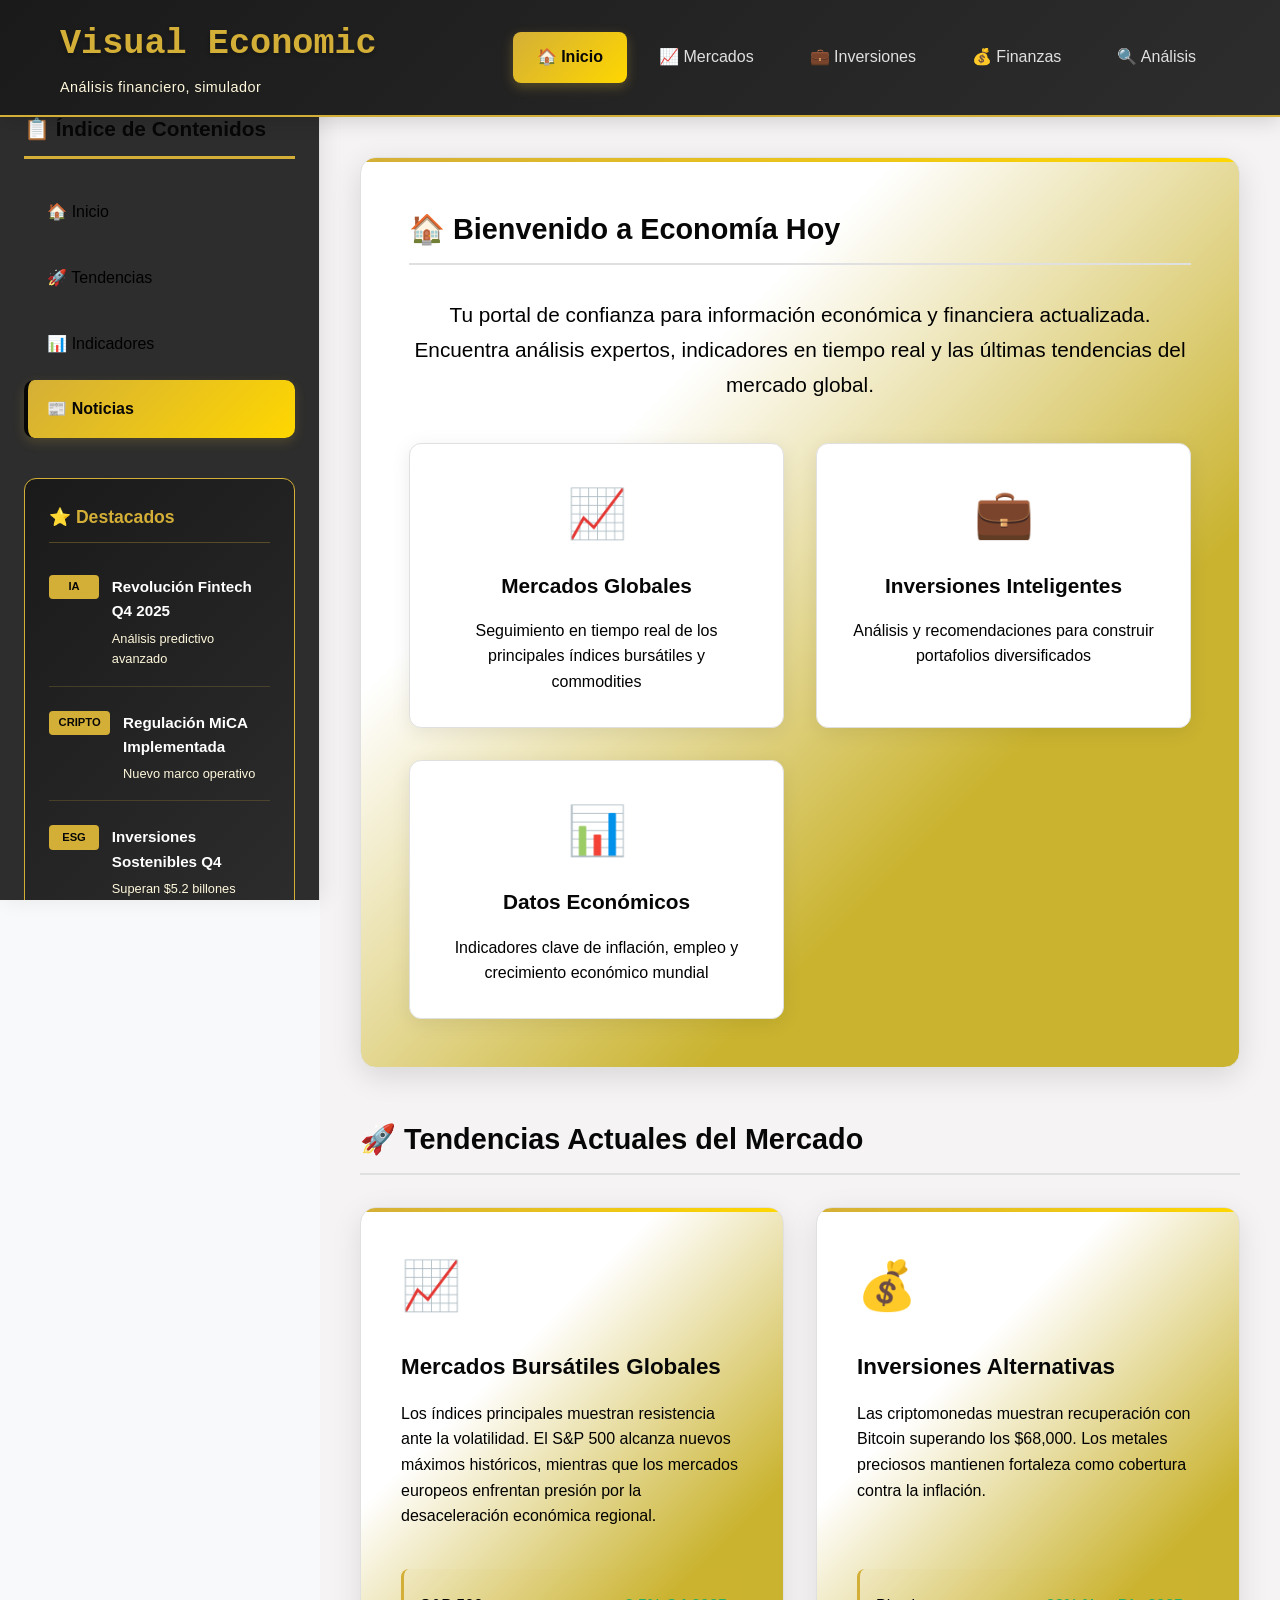
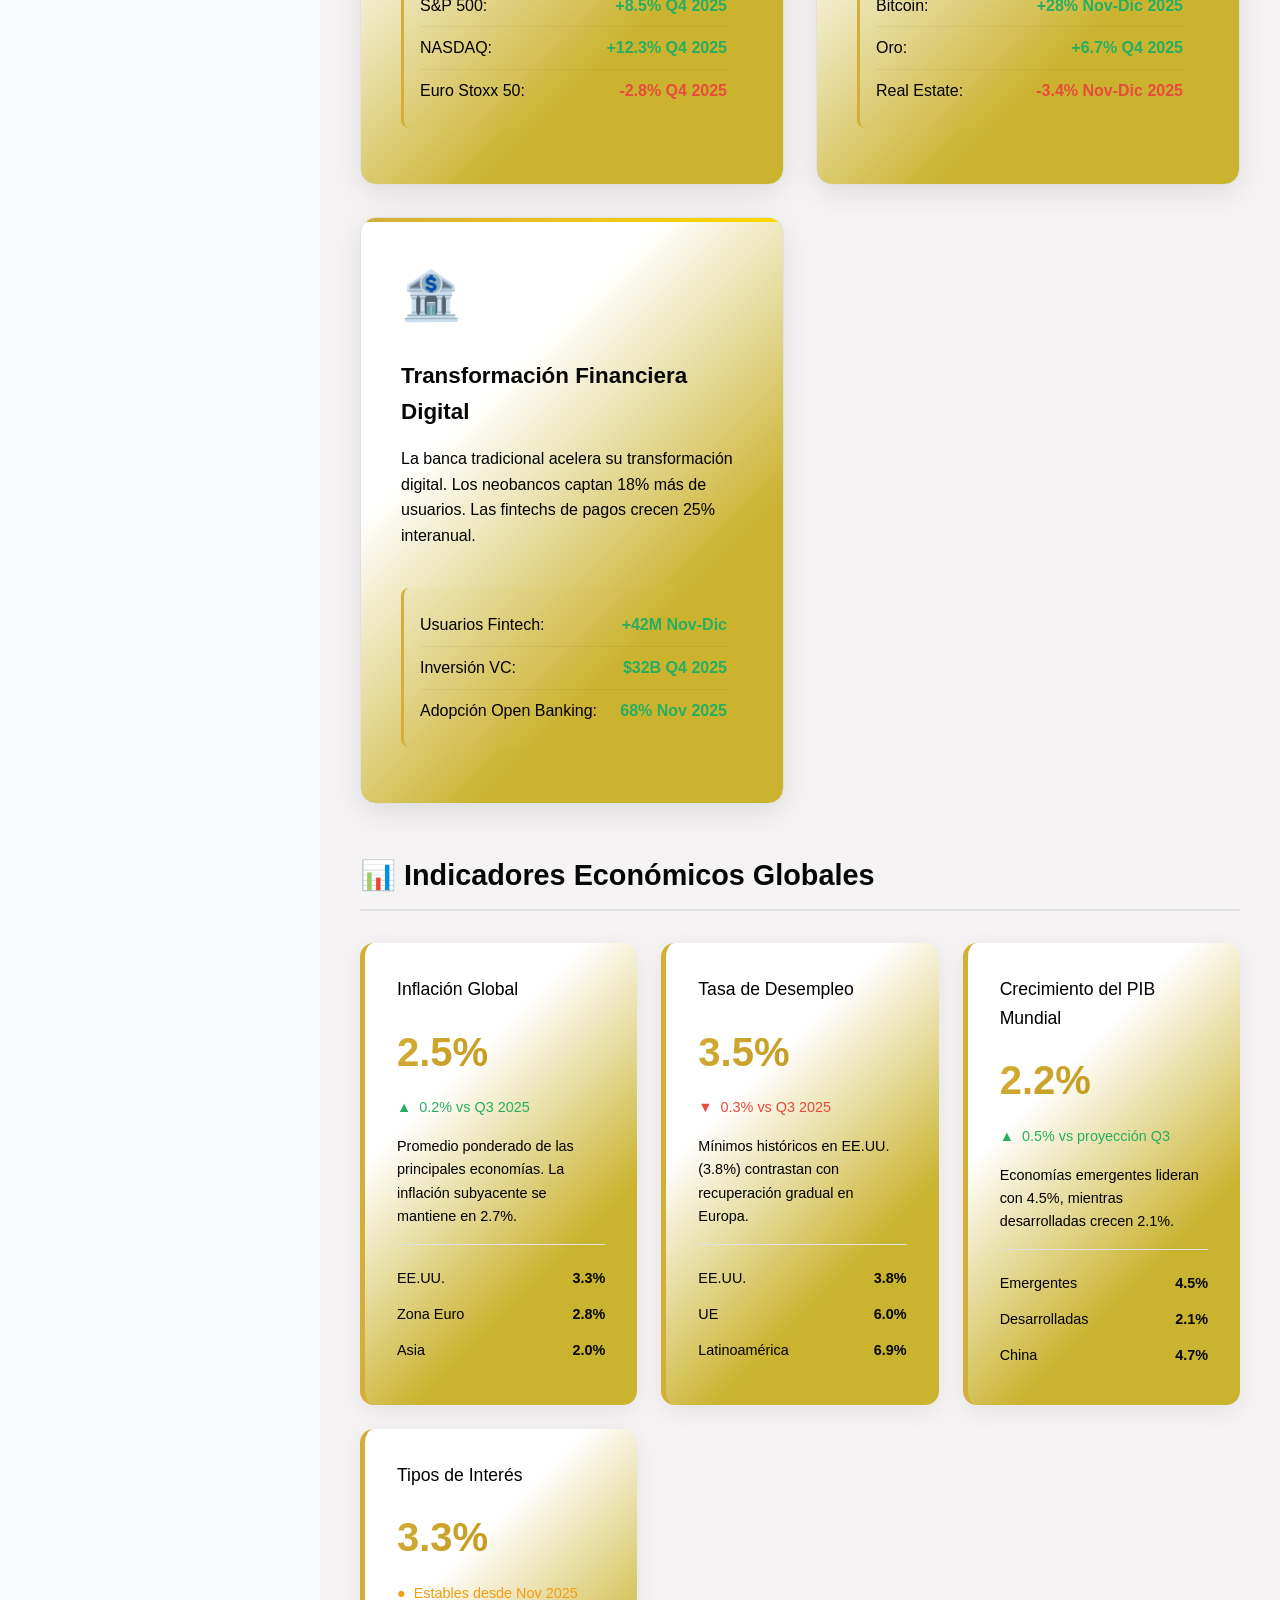
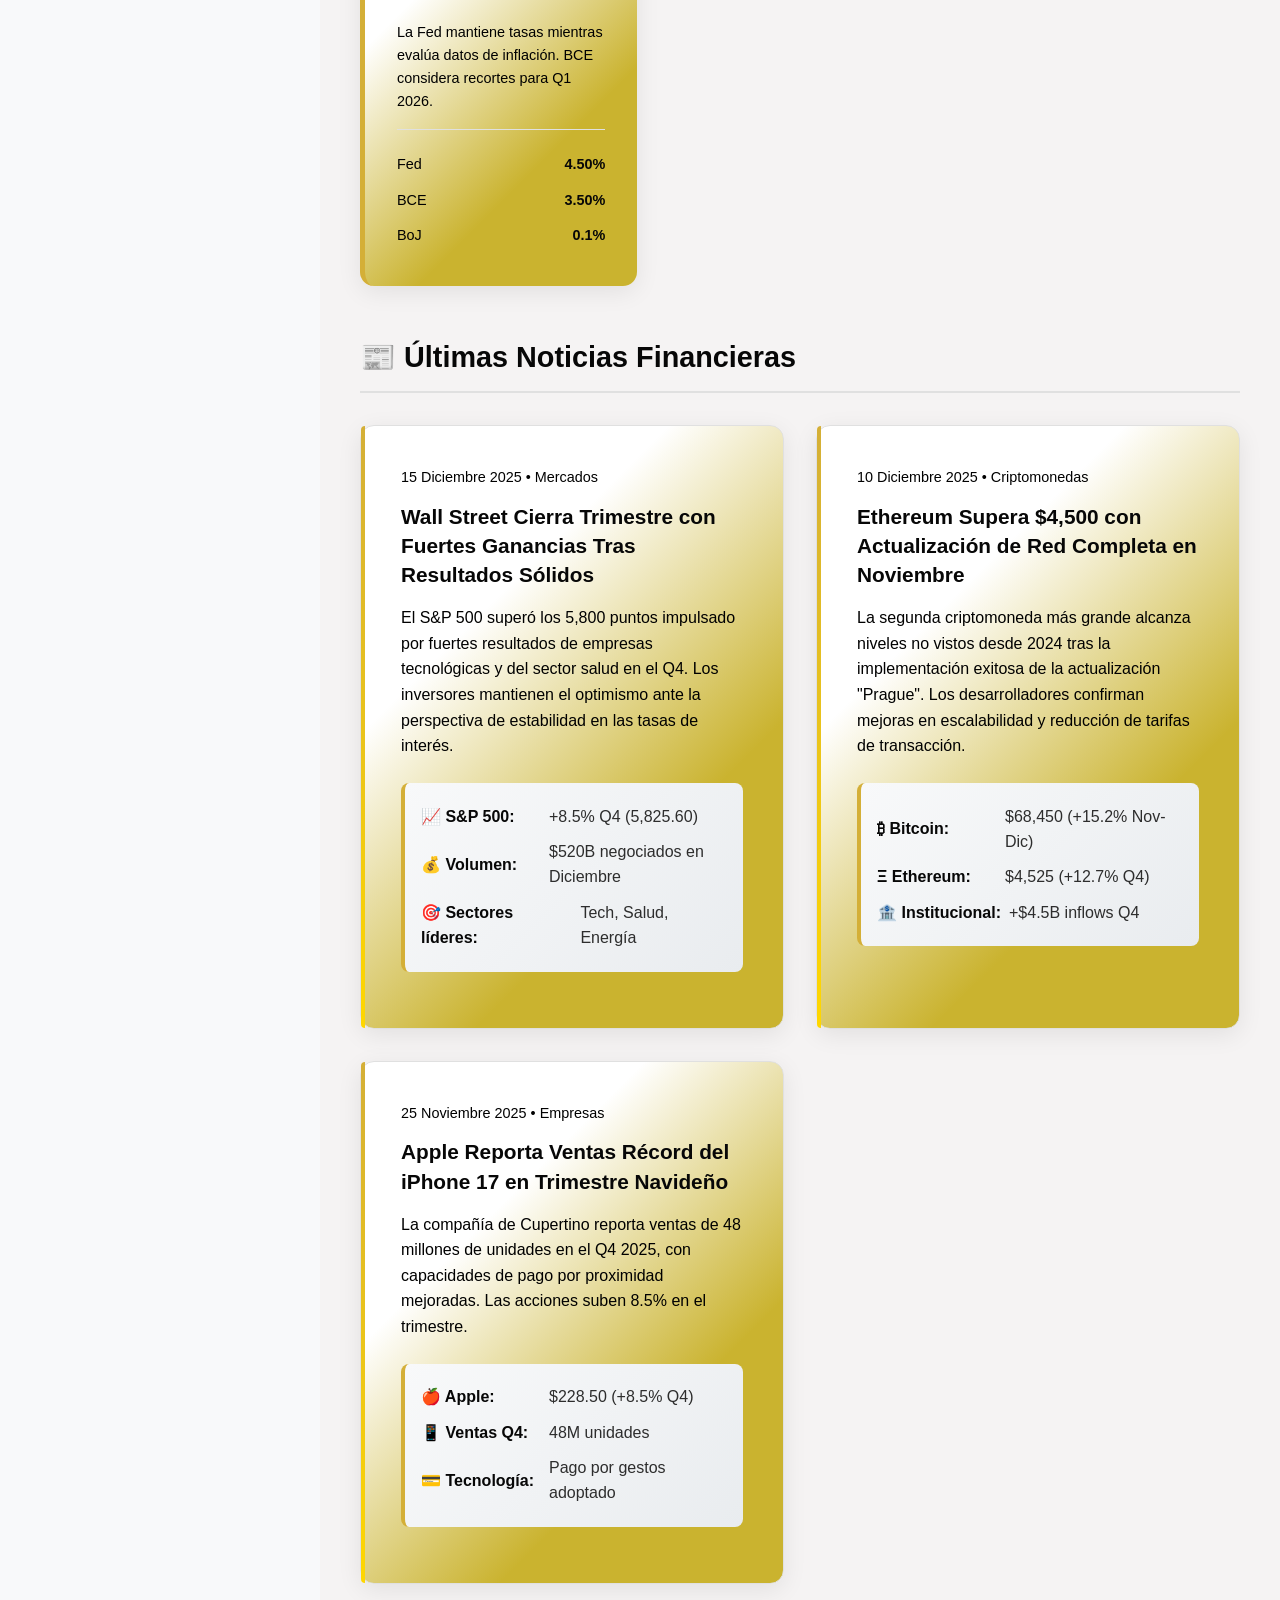
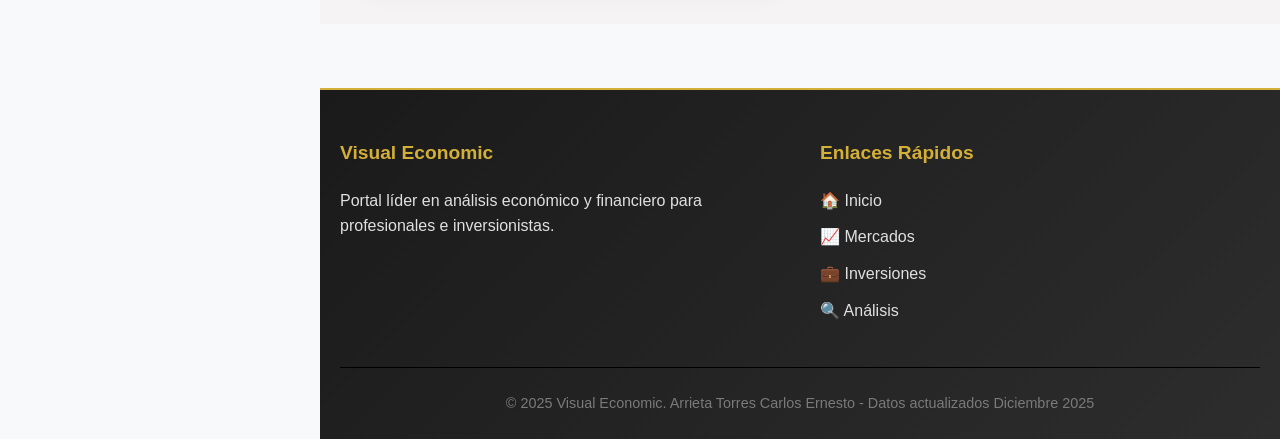
<file: index.html>
<!DOCTYPE html>
<html lang="es">
<head>
    <meta charset="UTF-8">
    <meta name="viewport" content="width=device-width, initial-scale=1.0">
    <title>Economía Hoy - Portal Financiero Premium</title>
    <link rel="stylesheet" href="Index.css">
    <link href="" rel="stylesheet">
</head>
<body style="background-image: url('https://z101digital.com/wp-content/uploads/2018/12/ezgif-com-video-to-gif-9.gif');">
    <header class="header">
        <div class="container">
            <div class="logo-section">
                <h1 class="logo">Visual Economic</h1>
                <span class="tagline">Análisis financiero, simulador </span>
            </div>
            <nav class="top-nav">
                <ul>
                    <li><a href="Index.html" class="nav-link active">🏠 Inicio</a></li>
                    <li><a href="mercados/mercados.html" class="nav-link">📈 Mercados</a></li>
                    <li><a href="inversiones/inversiones.html" class="nav-link">💼 Inversiones</a></li>
                    <li><a href="finanzas/finanzas.html" class="nav-link">💰 Finanzas</a></li>
                    <li><a href="analisis/analisis.html" class="nav-link">🔍 Análisis</a></li>
                </ul>
            </nav>
        </div>
    </header>

    <div class="main-container">
        <aside class="sidebar">
            <nav class="side-nav">
                <h3>📋 Índice de Contenidos</h3>
                <ul>
                    <li><a href="#inicio" class="side-link active">🏠 Inicio</a></li>
                    <li><a href="#tendencias" class="side-link">🚀 Tendencias</a></li>
                    <li><a href="#indicadores" class="side-link">📊 Indicadores</a></li>
                    <li><a href="#noticias" class="side-link">📰 Noticias</a></li>
                </ul>
            </nav>
            
            <div class="sidebar-widget">
                <h4>⭐ Destacados</h4>
                <div class="widget-content">
                    <div class="news-item">
                        <div class="news-badge">IA</div>
                        <div class="news-content">
                            <h5>Revolución Fintech Q4 2025</h5>
                            <p>Análisis predictivo avanzado</p>
                        </div>
                    </div>
                    <div class="news-item">
                        <div class="news-badge">CRIPTO</div>
                        <div class="news-content">
                            <h5>Regulación MiCA Implementada</h5>
                            <p>Nuevo marco operativo</p>
                        </div>
                    </div>
                    <div class="news-item">
                        <div class="news-badge">ESG</div>
                        <div class="news-content">
                            <h5>Inversiones Sostenibles Q4</h5>
                            <p>Superan $5.2 billones</p>
                        </div>
                    </div>
                </div>
            </div>
        </aside>

        <main class="content">
            <section id="inicio" class="content-section active">
                <div class="welcome-section">
                    <h2 class="section-title">🏠 Bienvenido a Economía Hoy</h2>
                    <div class="welcome-content">
                        <p class="welcome-text">Tu portal de confianza para información económica y financiera actualizada. Encuentra análisis expertos, indicadores en tiempo real y las últimas tendencias del mercado global.</p>
                        
                        <div class="welcome-features">
                            <div class="feature-card">
                                <div class="feature-icon">📈</div>
                                <h3>Mercados Globales</h3>
                                <p>Seguimiento en tiempo real de los principales índices bursátiles y commodities</p>
                            </div>
                            <div class="feature-card">
                                <div class="feature-icon">💼</div>
                                <h3>Inversiones Inteligentes</h3>
                                <p>Análisis y recomendaciones para construir portafolios diversificados</p>
                            </div>
                            <div class="feature-card">
                                <div class="feature-icon">📊</div>
                                <h3>Datos Económicos</h3>
                                <p>Indicadores clave de inflación, empleo y crecimiento económico mundial</p>
                            </div>
                        </div>
                    </div>
                </div>

                <div id="tendencias" class="highlights-section">
                    <h2 class="section-title">🚀 Tendencias Actuales del Mercado</h2>
                    <div class="highlights-grid">
                        <div class="highlight-card">
                            <div class="card-icon">📈</div>
                            <h3>Mercados Bursátiles Globales</h3>
                            <p>Los índices principales muestran resistencia ante la volatilidad. El S&P 500 alcanza nuevos máximos históricos, mientras que los mercados europeos enfrentan presión por la desaceleración económica regional.</p>
                            <div class="trend-data">
                                <div class="trend-item">
                                    <span>S&P 500:</span>
                                    <span class="positive">+8.5% Q4 2025</span>
                                </div>
                                <div class="trend-item">
                                    <span>NASDAQ:</span>
                                    <span class="positive">+12.3% Q4 2025</span>
                                </div>
                                <div class="trend-item">
                                    <span>Euro Stoxx 50:</span>
                                    <span class="negative">-2.8% Q4 2025</span>
                                </div>
                            </div>
                        </div>
                        
                        <div class="highlight-card">
                            <div class="card-icon">💰</div>
                            <h3>Inversiones Alternativas</h3>
                            <p>Las criptomonedas muestran recuperación con Bitcoin superando los $68,000. Los metales preciosos mantienen fortaleza como cobertura contra la inflación.</p>
                            <div class="trend-data">
                                <div class="trend-item">
                                    <span>Bitcoin:</span>
                                    <span class="positive">+28% Nov-Dic 2025</span>
                                </div>
                                <div class="trend-item">
                                    <span>Oro:</span>
                                    <span class="positive">+6.7% Q4 2025</span>
                                </div>
                                <div class="trend-item">
                                    <span>Real Estate:</span>
                                    <span class="negative">-3.4% Nov-Dic 2025</span>
                                </div>
                            </div>
                        </div>
                        
                        <div class="highlight-card">
                            <div class="card-icon">🏦</div>
                            <h3>Transformación Financiera Digital</h3>
                            <p>La banca tradicional acelera su transformación digital. Los neobancos captan 18% más de usuarios. Las fintechs de pagos crecen 25% interanual.</p>
                            <div class="trend-data">
                                <div class="trend-item">
                                    <span>Usuarios Fintech:</span>
                                    <span class="positive">+42M Nov-Dic</span>
                                </div>
                                <div class="trend-item">
                                    <span>Inversión VC:</span>
                                    <span class="positive">$32B Q4 2025</span>
                                </div>
                                <div class="trend-item">
                                    <span>Adopción Open Banking:</span>
                                    <span class="positive">68% Nov 2025</span>
                                </div>
                            </div>
                        </div>
                    </div>
                </div>

                <div id="indicadores" class="indicators-section">
                    <h2 class="section-title">📊 Indicadores Económicos Globales</h2>
                    <div class="indicators-grid">
                        <div class="indicator-card">
                            <h3>Inflación Global</h3>
                            <div class="indicator-value">3.1%</div>
                            <div class="indicator-trend positive">
                                <span>▲</span> 0.2% vs Q3 2025
                            </div>
                            <p>Promedio ponderado de las principales economías. La inflación subyacente se mantiene en 2.7%.</p>
                            <div class="region-data">
                                <div class="region">
                                    <span>EE.UU.</span>
                                    <span>3.3%</span>
                                </div>
                                <div class="region">
                                    <span>Zona Euro</span>
                                    <span>2.8%</span>
                                </div>
                                <div class="region">
                                    <span>Asia</span>
                                    <span>2.0%</span>
                                </div>
                            </div>
                        </div>
                        
                        <div class="indicator-card">
                            <h3>Tasa de Desempleo</h3>
                            <div class="indicator-value">4.6%</div>
                            <div class="indicator-trend negative">
                                <span>▼</span> 0.3% vs Q3 2025
                            </div>
                            <p>Mínimos históricos en EE.UU. (3.8%) contrastan con recuperación gradual en Europa.</p>
                            <div class="region-data">
                                <div class="region">
                                    <span>EE.UU.</span>
                                    <span>3.8%</span>
                                </div>
                                <div class="region">
                                    <span>UE</span>
                                    <span>6.0%</span>
                                </div>
                                <div class="region">
                                    <span>Latinoamérica</span>
                                    <span>6.9%</span>
                                </div>
                            </div>
                        </div>
                        
                        <div class="indicator-card">
                            <h3>Crecimiento del PIB Mundial</h3>
                            <div class="indicator-value">2.9%</div>
                            <div class="indicator-trend positive">
                                <span>▲</span> 0.5% vs proyección Q3
                            </div>
                            <p>Economías emergentes lideran con 4.5%, mientras desarrolladas crecen 2.1%.</p>
                            <div class="region-data">
                                <div class="region">
                                    <span>Emergentes</span>
                                    <span>4.5%</span>
                                </div>
                                <div class="region">
                                    <span>Desarrolladas</span>
                                    <span>2.1%</span>
                                </div>
                                <div class="region">
                                    <span>China</span>
                                    <span>4.7%</span>
                                </div>
                            </div>
                        </div>
                        
                        <div class="indicator-card">
                            <h3>Tipos de Interés</h3>
                            <div class="indicator-value">4.3%</div>
                            <div class="indicator-trend neutral">
                                <span>●</span> Estables desde Nov 2025
                            </div>
                            <p>La Fed mantiene tasas mientras evalúa datos de inflación. BCE considera recortes para Q1 2026.</p>
                            <div class="region-data">
                                <div class="region">
                                    <span>Fed</span>
                                    <span>4.50%</span>
                                </div>
                                <div class="region">
                                    <span>BCE</span>
                                    <span>3.50%</span>
                                </div>
                                <div class="region">
                                    <span>BoJ</span>
                                    <span>0.1%</span>
                                </div>
                            </div>
                        </div>
                    </div>
                </div>

                <div id="noticias" class="news-section">
                    <h2 class="section-title">📰 Últimas Noticias Financieras</h2>
                    <div class="news-grid">
                        <article class="news-card">
                            <div class="news-date">15 Diciembre 2025 • Mercados</div>
                            <h3>Wall Street Cierra Trimestre con Fuertes Ganancias Tras Resultados Sólidos</h3>
                            <p>El S&P 500 superó los 5,800 puntos impulsado por fuertes resultados de empresas tecnológicas y del sector salud en el Q4. Los inversores mantienen el optimismo ante la perspectiva de estabilidad en las tasas de interés.</p>
                            <div class="news-highlights">
                                <div class="highlight">
                                    <strong>📈 S&P 500:</strong> +8.5% Q4 (5,825.60)
                                </div>
                                <div class="highlight">
                                    <strong>💰 Volumen:</strong> $520B negociados en Diciembre
                                </div>
                                <div class="highlight">
                                    <strong>🎯 Sectores líderes:</strong> Tech, Salud, Energía
                                </div>
                            </div>
                        </article>
                        
                        <article class="news-card">
                            <div class="news-date">10 Diciembre 2025 • Criptomonedas</div>
                            <h3>Ethereum Supera $4,500 con Actualización de Red Completa en Noviembre</h3>
                            <p>La segunda criptomoneda más grande alcanza niveles no vistos desde 2024 tras la implementación exitosa de la actualización "Prague". Los desarrolladores confirman mejoras en escalabilidad y reducción de tarifas de transacción.</p>
                            <div class="news-highlights">
                                <div class="highlight">
                                    <strong>₿ Bitcoin:</strong> $68,450 (+15.2% Nov-Dic)
                                </div>
                                <div class="highlight">
                                    <strong>Ξ Ethereum:</strong> $4,525 (+12.7% Q4)
                                </div>
                                <div class="highlight">
                                    <strong>🏦 Institucional:</strong> +$4.5B inflows Q4
                                </div>
                            </div>
                        </article>

                        <article class="news-card">
                            <div class="news-date">25 Noviembre 2025 • Empresas</div>
                            <h3>Apple Reporta Ventas Récord del iPhone 17 en Trimestre Navideño</h3>
                            <p>La compañía de Cupertino reporta ventas de 48 millones de unidades en el Q4 2025, con capacidades de pago por proximidad mejoradas. Las acciones suben 8.5% en el trimestre.</p>
                            <div class="news-highlights">
                                <div class="highlight">
                                    <strong>🍎 Apple:</strong> $228.50 (+8.5% Q4)
                                </div>
                                <div class="highlight">
                                    <strong>📱 Ventas Q4:</strong> 48M unidades
                                </div>
                                <div class="highlight">
                                    <strong>💳 Tecnología:</strong> Pago por gestos adoptado
                                </div>
                            </div>
                        </article>
                    </div>
                </div>
            </section>
        </main>
    </div>

    <footer class="footer">
        <div class="container">
            <div class="footer-content">
                <div class="footer-section">
                    <h4>Visual Economic</h4>
                    <p>Portal líder en análisis económico y financiero para profesionales e inversionistas.</p>
                </div>
                <div class="footer-section">
                    <h4>Enlaces Rápidos</h4>
                    <ul>
                        <li><a href="Index.html">🏠 Inicio</a></li>
                        <li><a href="/mercados/mercados.html">📈 Mercados</a></li>
                        <li><a href="/inversiones/inversiones.html">💼 Inversiones</a></li>
                        <li><a href="/analisis/analisis.html">🔍 Análisis</a></li>
                    </ul>
                </div>
            </div>
            <div class="footer-bottom">
                <p>&copy; 2025 Visual Economic. Arrieta Torres Carlos Ernesto - Datos actualizados Diciembre 2025</p>
            </div>
        </div>
    </footer>

    <script src="Index.js"></script>
</body>
</html>
</file>
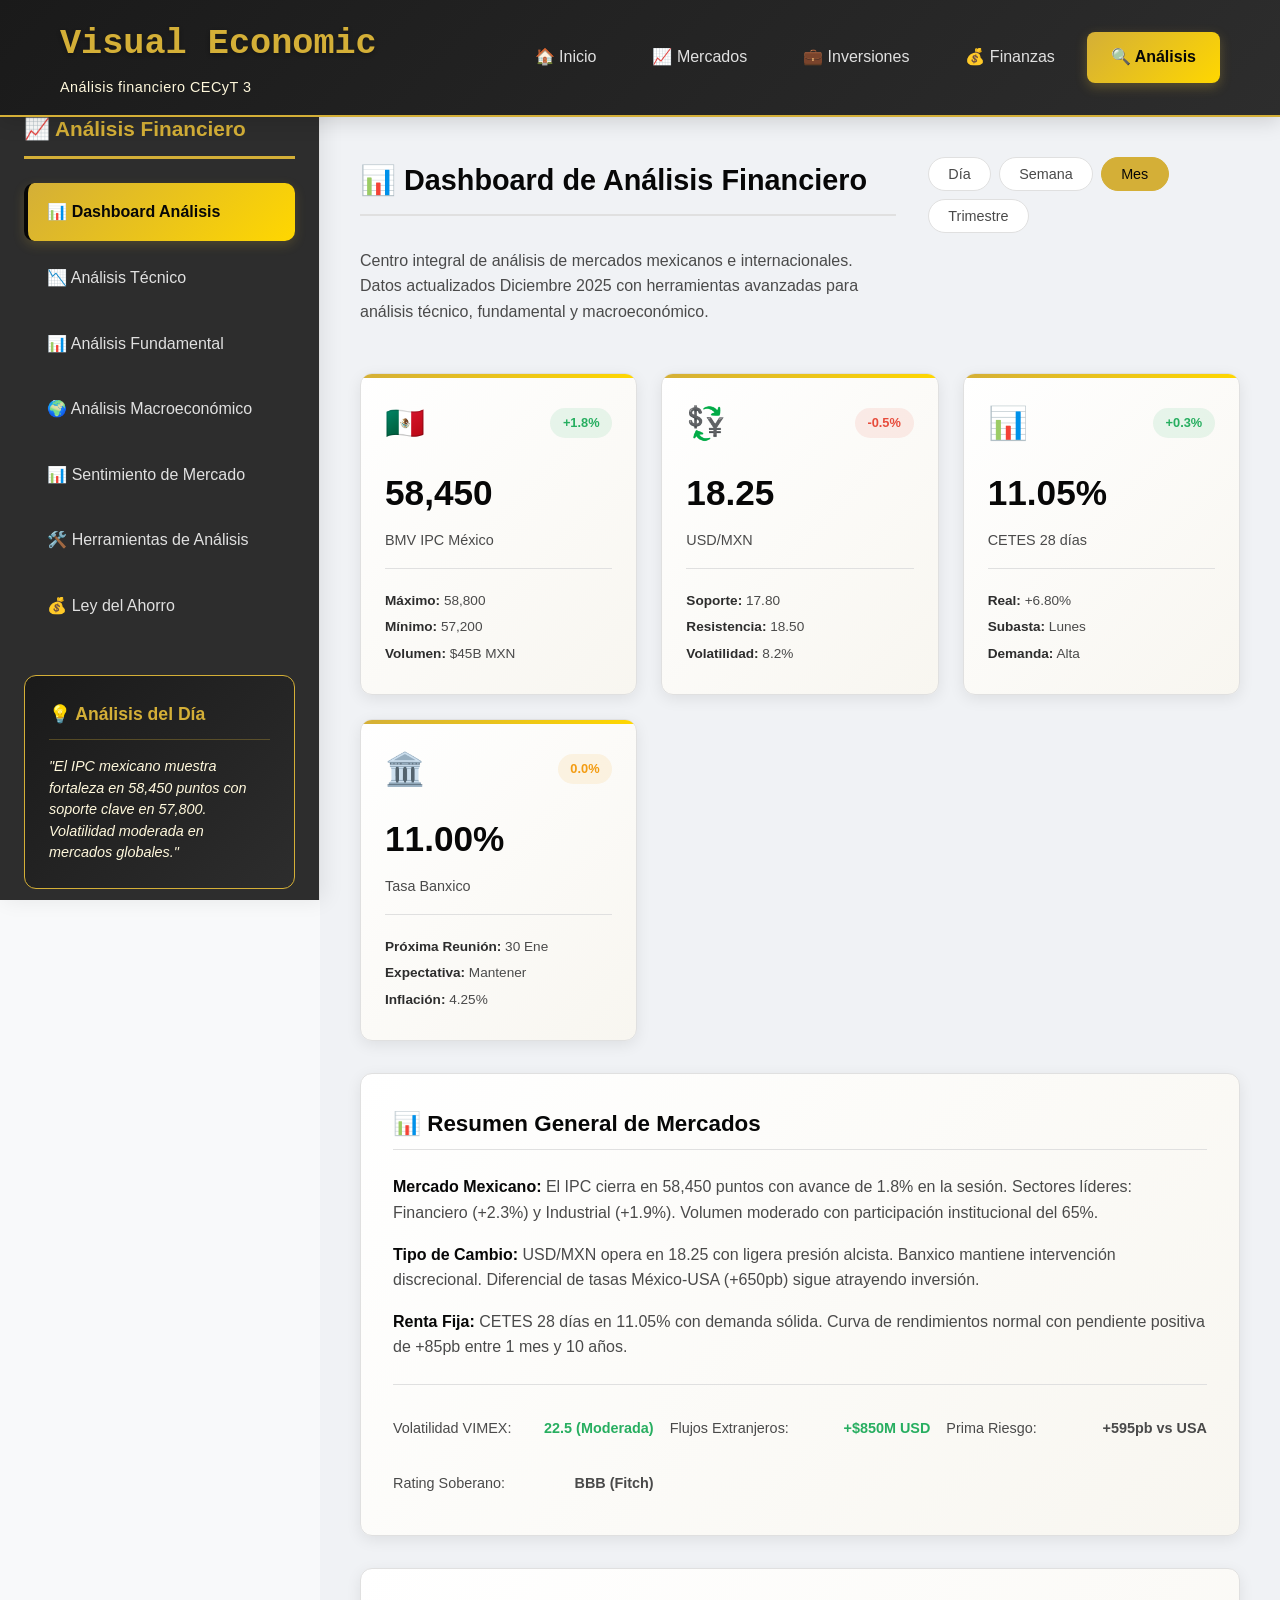
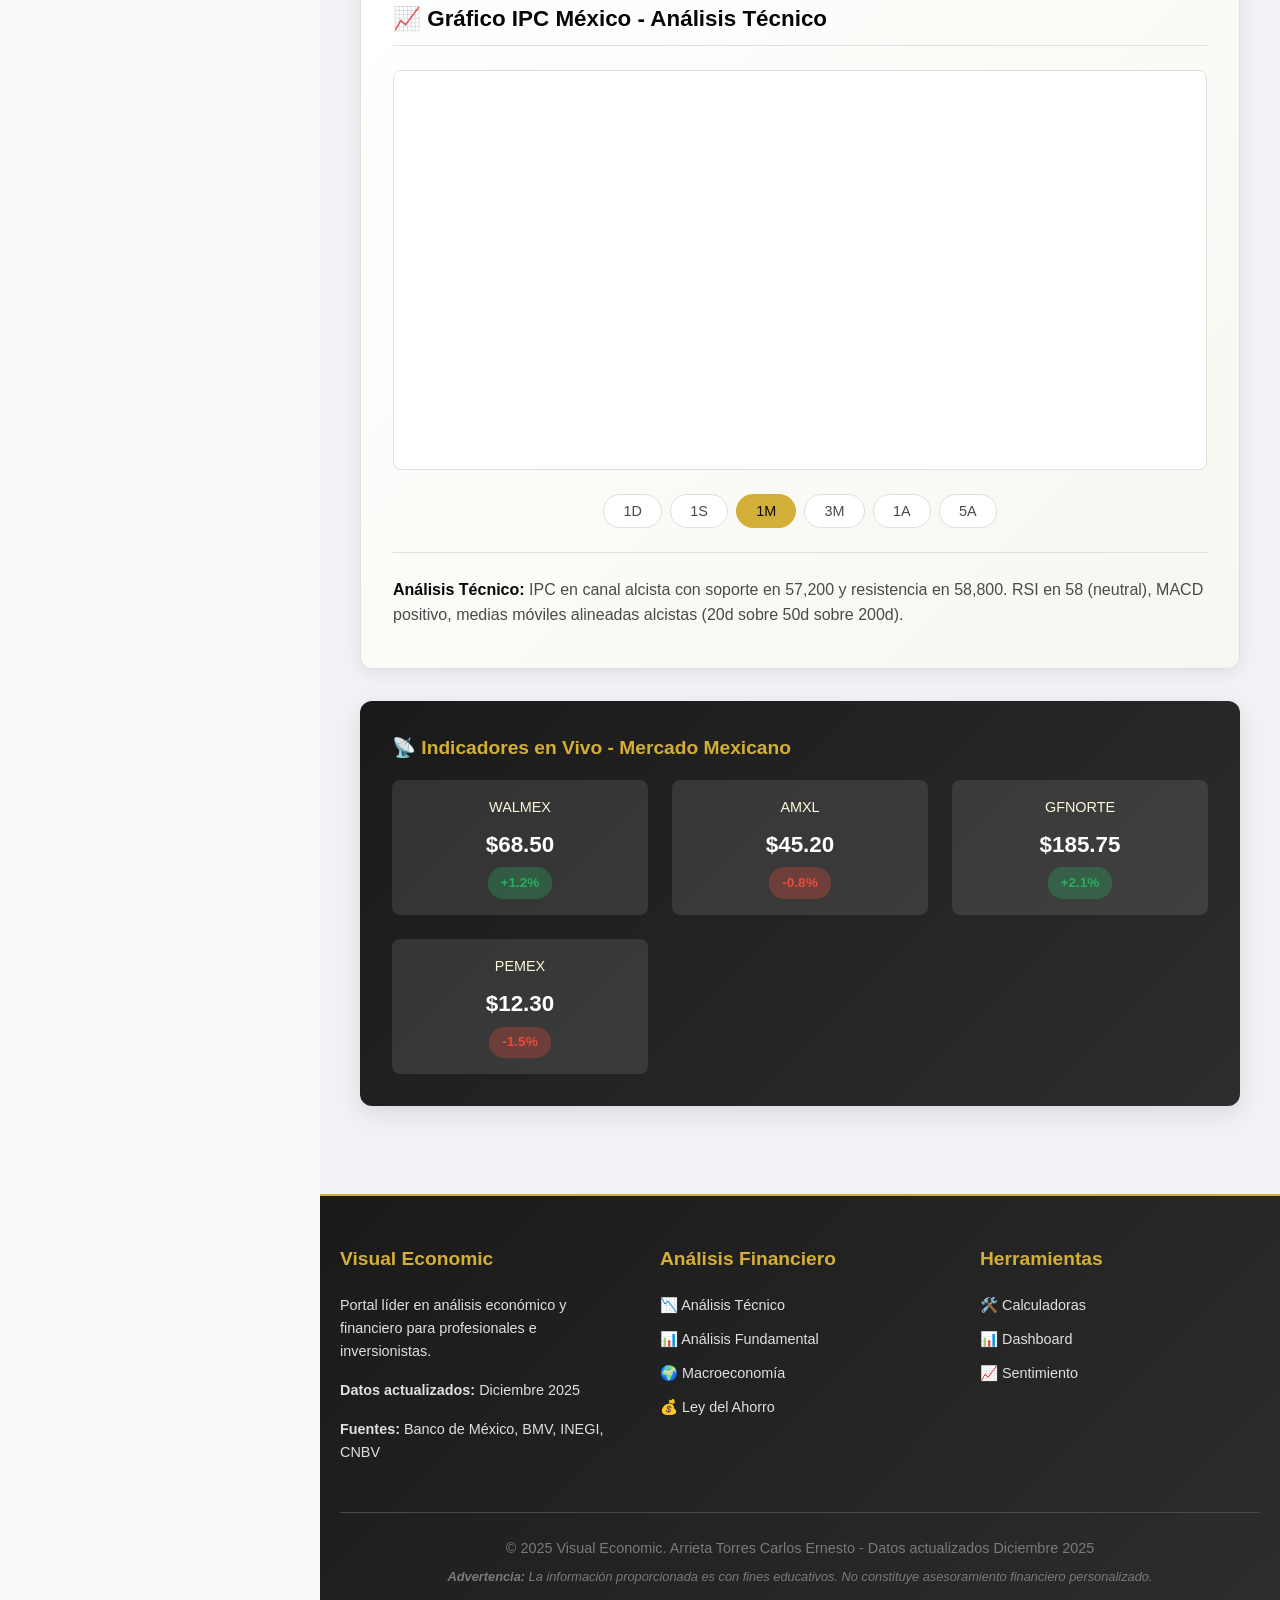
<file: analisis.html>
<!DOCTYPE html>
<html lang="es">
<head>
    <meta charset="UTF-8">
    <meta name="viewport" content="width=device-width, initial-scale=1.0">
    <title>Análisis - Visual Economic</title>
    <link rel="stylesheet" href="analisis.css">
</head>
<body style="background-image: url('https://z101digital.com/wp-content/uploads/2018/12/ezgif-com-video-to-gif-9.gif');">

    <header class="header">
        <div class="container">
            <div class="logo-section">
                <h1 class="logo">Visual Economic</h1>
                <span class="tagline">Análisis financiero CECyT 3</span>
            </div>
            <nav class="top-nav">
                <ul>
                    <li><a href="../index.html" class="nav-link">🏠 Inicio</a></li>
                    <li><a href="../mercados/mercados.html" class="nav-link">📈 Mercados</a></li>
                    <li><a href="../inversiones/inversiones.html" class="nav-link">💼 Inversiones</a></li>
                    <li><a href="../finanzas/finanzas.html" class="nav-link">💰 Finanzas</a></li>
                    <li><a href="../analisis/analisis.html" class="nav-link active">🔍 Análisis</a></li>
                </ul>
            </nav>
        </div>
    </header>

    <div class="main-container">
       
        <aside class="sidebar">
            <nav class="side-nav">
                <h3>📈 Análisis Financiero</h3>
                <ul>
                    <li><a href="#dashboard-analisis" class="side-link active">📊 Dashboard Análisis</a></li>
                    <li><a href="#tecnico" class="side-link">📉 Análisis Técnico</a></li>
                    <li><a href="#fundamental" class="side-link">📊 Análisis Fundamental</a></li>
                    <li><a href="#macroeconomico" class="side-link">🌍 Análisis Macroeconómico</a></li>
                    <li><a href="#sentimiento" class="side-link">📊 Sentimiento de Mercado</a></li>
                    <li><a href="#herramientas-analisis" class="side-link">🛠️ Herramientas de Análisis</a></li>
                    <li><a href="#ley-ahorro" class="side-link">💰 Ley del Ahorro</a></li>
                </ul>
            </nav>
            
            <div class="sidebar-widget">
                <h4>💡 Análisis del Día</h4>
                <div class="daily-tip">
                    <p>"El IPC mexicano muestra fortaleza en 58,450 puntos con soporte clave en 57,800. Volatilidad moderada en mercados globales."</p>
                </div>
            </div>

            <div class="sidebar-widget">
                <h4>📊 Indicadores México</h4>
                <div class="monthly-goals">
                    <div class="goal-item">
                        <span class="goal-label">Inflación Anual:</span>
                        <span class="goal-progress">
                            <span class="progress-bar">
                                <span class="progress-fill" style="width: 65%"></span>
                            </span>
                            <span>4.25%</span>
                        </span>
                    </div>
                    <div class="goal-item">
                        <span class="goal-label">Tasa Banxico:</span>
                        <span class="goal-progress">
                            <span class="progress-bar">
                                <span class="progress-fill" style="width: 85%"></span>
                            </span>
                            <span>11.00%</span>
                        </span>
                    </div>
                    <div class="goal-item">
                        <span class="goal-label">Crecimiento PIB:</span>
                        <span class="goal-progress">
                            <span class="progress-bar">
                                <span class="progress-fill positive" style="width: 32%"></span>
                            </span>
                            <span>3.2%</span>
                        </span>
                    </div>
                    <div class="goal-item">
                        <span class="goal-label">Desempleo:</span>
                        <span class="goal-progress">
                            <span class="progress-bar">
                                <span class="progress-fill" style="width: 28%"></span>
                            </span>
                            <span>2.8%</span>
                        </span>
                    </div>
                </div>
            </div>

            <div class="sidebar-widget">
                <h4>📈 Alertas Técnicas</h4>
                <div class="alert-list">
                    <div class="alert-item">
                        <div class="alert-badge">📊</div>
                        <div class="alert-content">
                            <h5>IPC México</h5>
                            <p>Resistencia: 58,800 pts</p>
                        </div>
                    </div>
                    <div class="alert-item">
                        <div class="alert-badge">💱</div>
                        <div class="alert-content">
                            <h5>USD/MXN</h5>
                            <p>Soporte: 17.80</p>
                        </div>
                    </div>
                    <div class="alert-item">
                        <div class="alert-badge">📉</div>
                        <div class="alert-content">
                            <h5>CETES 28 días</h5>
                            <p>Rendimiento: 11.05%</p>
                        </div>
                    </div>
                </div>
            </div>
        </aside>


        <main class="content">
       
            <section id="analisis" class="content-section active">
               
                <div id="dashboard-analisis" class="content-subsection active">
                    <div class="dashboard-header">
                        <div>
                            <h2 class="section-title">📊 Dashboard de Análisis Financiero</h2>
                            <p class="dashboard-description">
                                Centro integral de análisis de mercados mexicanos e internacionales. 
                                Datos actualizados Diciembre 2025 con herramientas avanzadas para análisis técnico, fundamental y macroeconómico.
                            </p>
                        </div>
                        <div class="dashboard-controls">
                            <button class="control-btn" data-period="day">Día</button>
                            <button class="control-btn" data-period="week">Semana</button>
                            <button class="control-btn active" data-period="month">Mes</button>
                            <button class="control-btn" data-period="quarter">Trimestre</button>
                        </div>
                    </div>

              
                    <div class="metrics-grid">
                        <div class="metric-card">
                            <div class="metric-header">
                                <div class="metric-icon">🇲🇽</div>
                                <div class="metric-trend positive">+1.8%</div>
                            </div>
                            <div class="metric-value">58,450</div>
                            <div class="metric-label">BMV IPC México</div>
                            <div class="metric-info">
                                <p><strong>Máximo:</strong> 58,800</p>
                                <p><strong>Mínimo:</strong> 57,200</p>
                                <p><strong>Volumen:</strong> $45B MXN</p>
                            </div>
                        </div>

                        <div class="metric-card">
                            <div class="metric-header">
                                <div class="metric-icon">💱</div>
                                <div class="metric-trend negative">-0.5%</div>
                            </div>
                            <div class="metric-value">18.25</div>
                            <div class="metric-label">USD/MXN</div>
                            <div class="metric-info">
                                <p><strong>Soporte:</strong> 17.80</p>
                                <p><strong>Resistencia:</strong> 18.50</p>
                                <p><strong>Volatilidad:</strong> 8.2%</p>
                            </div>
                        </div>

                        <div class="metric-card">
                            <div class="metric-header">
                                <div class="metric-icon">📊</div>
                                <div class="metric-trend positive">+0.3%</div>
                            </div>
                            <div class="metric-value">11.05%</div>
                            <div class="metric-label">CETES 28 días</div>
                            <div class="metric-info">
                                <p><strong>Real:</strong> +6.80%</p>
                                <p><strong>Subasta:</strong> Lunes</p>
                                <p><strong>Demanda:</strong> Alta</p>
                            </div>
                        </div>

                        <div class="metric-card">
                            <div class="metric-header">
                                <div class="metric-icon">🏛️</div>
                                <div class="metric-trend neutral">0.0%</div>
                            </div>
                            <div class="metric-value">11.00%</div>
                            <div class="metric-label">Tasa Banxico</div>
                            <div class="metric-info">
                                <p><strong>Próxima Reunión:</strong> 30 Ene</p>
                                <p><strong>Expectativa:</strong> Mantener</p>
                                <p><strong>Inflación:</strong> 4.25%</p>
                            </div>
                        </div>
                    </div>

                   
                    <div class="market-summary">
                        <h3 class="subsection-title">📊 Resumen General de Mercados</h3>
                        <div class="summary-content">
                            <p><strong>Mercado Mexicano:</strong> El IPC cierra en 58,450 puntos con avance de 1.8% en la sesión. Sectores líderes: Financiero (+2.3%) y Industrial (+1.9%). Volumen moderado con participación institucional del 65%.</p>
                            
                            <p><strong>Tipo de Cambio:</strong> USD/MXN opera en 18.25 con ligera presión alcista. Banxico mantiene intervención discrecional. Diferencial de tasas México-USA (+650pb) sigue atrayendo inversión.</p>
                            
                            <p><strong>Renta Fija:</strong> CETES 28 días en 11.05% con demanda sólida. Curva de rendimientos normal con pendiente positiva de +85pb entre 1 mes y 10 años.</p>
                            
                            <div class="summary-stats">
                                <div class="stat-item">
                                    <span>Volatilidad VIMEX:</span>
                                    <span class="positive">22.5 (Moderada)</span>
                                </div>
                                <div class="stat-item">
                                    <span>Flujos Extranjeros:</span>
                                    <span class="positive">+$850M USD</span>
                                </div>
                                <div class="stat-item">
                                    <span>Prima Riesgo:</span>
                                    <span>+595pb vs USA</span>
                                </div>
                                <div class="stat-item">
                                    <span>Rating Soberano:</span>
                                    <span>BBB (Fitch)</span>
                                </div>
                            </div>
                        </div>
                    </div>

                  
                    <div class="chart-section">
                        <h3 class="subsection-title">📈 Gráfico IPC México - Análisis Técnico</h3>
                        <div class="chart-container">
                            <canvas id="ipc-chart" width="800" height="400"></canvas>
                        </div>
                        <div class="chart-controls">
                            <button class="control-btn" data-timeframe="1d">1D</button>
                            <button class="control-btn" data-timeframe="1w">1S</button>
                            <button class="control-btn active" data-timeframe="1m">1M</button>
                            <button class="control-btn" data-timeframe="3m">3M</button>
                            <button class="control-btn" data-timeframe="1y">1A</button>
                            <button class="control-btn" data-timeframe="5y">5A</button>
                        </div>
                        <div class="chart-analysis">
                            <p><strong>Análisis Técnico:</strong> IPC en canal alcista con soporte en 57,200 y resistencia en 58,800. RSI en 58 (neutral), MACD positivo, medias móviles alineadas alcistas (20d sobre 50d sobre 200d).</p>
                        </div>
                    </div>

                  
                    <div class="live-market-banner">
                        <h4>📡 Indicadores en Vivo - Mercado Mexicano</h4>
                        <div class="live-indicators">
                            <div class="live-indicator">
                                <span class="indicator-name">WALMEX</span>
                                <span class="indicator-value">$68.50</span>
                                <span class="indicator-change positive">+1.2%</span>
                            </div>
                            <div class="live-indicator">
                                <span class="indicator-name">AMXL</span>
                                <span class="indicator-value">$45.20</span>
                                <span class="indicator-change negative">-0.8%</span>
                            </div>
                            <div class="live-indicator">
                                <span class="indicator-name">GFNORTE</span>
                                <span class="indicator-value">$185.75</span>
                                <span class="indicator-change positive">+2.1%</span>
                            </div>
                            <div class="live-indicator">
                                <span class="indicator-name">PEMEX</span>
                                <span class="indicator-value">$12.30</span>
                                <span class="indicator-change negative">-1.5%</span>
                            </div>
                        </div>
                    </div>
                </div>

           
                <div id="tecnico" class="content-subsection">
                    <div class="section-header">
                        <h2 class="section-title">📉 Análisis Técnico Avanzado</h2>
                        <div class="portfolio-actions">
                            <button class="action-btn primary" id="add-indicator">
                                <span class="btn-icon">+</span>
                                Agregar Indicador
                            </button>
                            <button class="action-btn secondary" id="export-analysis">
                                <span class="btn-icon">📤</span>
                                Exportar Gráfico
                            </button>
                            <button class="action-btn small" id="clear-indicators">
                                <span class="btn-icon">🗑️</span>
                                Limpiar
                            </button>
                        </div>
                    </div>

                    <div class="analysis-tools">
                        <h3 class="subsection-title">🛠️ Herramientas de Análisis Técnico</h3>
                        <div class="tools-grid">
                            <div class="tool-card">
                                <h4>📊 Medias Móviles 
                                    <span class="indicator-tooltip">ℹ️
                                        <span class="tooltip-text">Suavizan la acción del precio para identificar tendencias. Cruces entre medias generan señales de compra/venta.</span>
                                    </span>
                                </h4>
                                <div class="indicator-settings">
                                    <div class="input-group">
                                        <label>MA Corta (días)</label>
                                        <input type="number" value="20" min="5" max="50" class="calculator-input ma-fast">
                                    </div>
                                    <div class="input-group">
                                        <label>MA Media (días)</label>
                                        <input type="number" value="50" min="20" max="100" class="calculator-input ma-medium">
                                    </div>
                                    <div class="input-group">
                                        <label>MA Larga (días)</label>
                                        <input type="number" value="200" min="100" max="300" class="calculator-input ma-slow">
                                    </div>
                                    <button class="calculate-btn apply-ma">Aplicar MAs</button>
                                </div>
                            </div>

                            <div class="tool-card">
                                <h4>📏 RSI (Índice de Fuerza Relativa)
                                    <span class="indicator-tooltip">ℹ️
                                        <span class="tooltip-text">Oscilador de 0-100 que identifica condiciones de sobrecompra (>70) y sobreventa (<30). Período típico: 14 días.</span>
                                    </span>
                                </h4>
                                <div class="indicator-settings">
                                    <div class="input-group">
                                        <label>Período RSI</label>
                                        <input type="number" value="14" min="7" max="30" class="calculator-input rsi-period">
                                    </div>
                                    <div class="input-group">
                                        <label>Nivel Sobrecompra</label>
                                        <input type="number" value="70" min="60" max="80" class="calculator-input rsi-overbought">
                                    </div>
                                    <div class="input-group">
                                        <label>Nivel Sobreventa</label>
                                        <input type="number" value="30" min="20" max="40" class="calculator-input rsi-oversold">
                                    </div>
                                    <button class="calculate-btn apply-rsi">Aplicar RSI</button>
                                </div>
                            </div>

                            <div class="tool-card">
                                <h4>📈 MACD (Convergencia/Divergencia)
                                    <span class="indicator-tooltip">ℹ️
                                        <span class="tooltip-text">Muestra la relación entre dos medias móviles exponenciales. Cruce sobre línea de señal genera señales.</span>
                                    </span>
                                </h4>
                                <div class="indicator-settings">
                                    <div class="input-group">
                                        <label>EMA Rápida</label>
                                        <input type="number" value="12" min="5" max="20" class="calculator-input macd-fast">
                                    </div>
                                    <div class="input-group">
                                        <label>EMA Lenta</label>
                                        <input type="number" value="26" min="20" max="40" class="calculator-input macd-slow">
                                    </div>
                                    <div class="input-group">
                                        <label>Señal (EMA)</label>
                                        <input type="number" value="9" min="5" max="15" class="calculator-input macd-signal">
                                    </div>
                                    <button class="calculate-btn apply-macd">Aplicar MACD</button>
                                </div>
                            </div>
                        </div>
                    </div>

                 
                    <div class="technical-signals">
                        <h3 class="subsection-title">🎯 Señales Técnicas Actuales - IPC México</h3>
                        <div class="signals-grid">
                            <div class="signal-card positive">
                                <h4>🔺 Tendencia Alcista Confirmada</h4>
                                <p>El precio se mantiene por encima de las tres medias móviles principales (20, 50, 200 días). La secuencia alcista de medias indica fortaleza del mercado.</p>
                                <div class="signal-strength">
                                    <span>Confianza:</span>
                                    <div class="strength-bar">
                                        <div class="strength-fill" style="width: 82%"></div>
                                    </div>
                                    <span>82%</span>
                                </div>
                                <div class="signal-details">
                                    <p><strong>MA20:</strong> 57,850 ▲</p>
                                    <p><strong>MA50:</strong> 56,920 ▲</p>
                                    <p><strong>MA200:</strong> 54,380 ▲</p>
                                </div>
                            </div>

                            <div class="signal-card neutral">
                                <h4>⚖️ RSI Neutral con Sesgo Alcista</h4>
                                <p>RSI en 58 puntos, dentro de rango neutral (30-70). Tendencia alcista en el oscilador pero sin condiciones de sobrecompra.</p>
                                <div class="signal-strength">
                                    <span>Confianza:</span>
                                    <div class="strength-bar">
                                        <div class="strength-fill" style="width: 65%"></div>
                                    </div>
                                    <span>65%</span>
                                </div>
                                <div class="signal-details">
                                    <p><strong>RSI Actual:</strong> 58</p>
                                    <p><strong>Nivel Sobrecompra:</strong> 70</p>
                                    <p><strong>Nivel Sobreventa:</strong> 30</p>
                                </div>
                            </div>

                            <div class="signal-card positive">
                                <h4>📈 MACD Positivo</h4>
                                <p>MACD por encima de la línea de señal con histograma positivo y creciente. Confirmación de impulso alcista a mediano plazo.</p>
                                <div class="signal-strength">
                                    <span>Confianza:</span>
                                    <div class="strength-bar">
                                        <div class="strength-fill" style="width: 78%"></div>
                                    </div>
                                    <span>78%</span>
                                </div>
                                <div class="signal-details">
                                    <p><strong>MACD:</strong> +245 ▲</p>
                                    <p><strong>Señal:</strong> +180 ▲</p>
                                    <p><strong>Histograma:</strong> +65 ▲</p>
                                </div>
                            </div>
                        </div>
                    </div>

                  
                    <div class="support-resistance">
                        <h3 class="subsection-title">🛡️ Niveles de Soporte y Resistencia</h3>
                        <div class="levels-grid">
                            <div class="level-card resistance">
                                <h4>📈 Niveles de Resistencia</h4>
                                <div class="level-list">
                                    <div class="level-item">
                                        <span>Resistencia 1</span>
                                        <span class="level-price">58,800</span>
                                        <span class="level-strength high">Alta</span>
                                    </div>
                                    <div class="level-item">
                                        <span>Resistencia 2</span>
                                        <span class="level-price">59,200</span>
                                        <span class="level-strength medium">Media</span>
                                    </div>
                                    <div class="level-item">
                                        <span>Resistencia 3</span>
                                        <span class="level-price">59,800</span>
                                        <span class="level-strength low">Baja</span>
                                    </div>
                                </div>
                            </div>

                            <div class="level-card support">
                                <h4>📉 Niveles de Soporte</h4>
                                <div class="level-list">
                                    <div class="level-item">
                                        <span>Soporte 1</span>
                                        <span class="level-price">57,800</span>
                                        <span class="level-strength high">Alta</span>
                                    </div>
                                    <div class="level-item">
                                        <span>Soporte 2</span>
                                        <span class="level-price">57,200</span>
                                        <span class="level-strength high">Alta</span>
                                    </div>
                                    <div class="level-item">
                                        <span>Soporte 3</span>
                                        <span class="level-price">56,500</span>
                                        <span class="level-strength medium">Media</span>
                                    </div>
                                </div>
                            </div>
                        </div>
                    </div>

                  
                    <div class="technical-conclusion">
                        <h3 class="subsection-title">📋 Conclusión Técnica</h3>
                        <div class="conclusion-content">
                            <p><strong>Escenario Principal (70% probabilidad):</strong> Continuación del rally alcista hacia 59,200-59,800. Condiciones técnicas favorables con tendencia, momentum y volumen positivos.</p>
                            
                            <p><strong>Escenario Alternativo (30% probabilidad):</strong> Corrección técnica hacia 57,800-57,200 antes de reanudar tendencia alcista. Condición necesaria: pérdida de 57,200.</p>
                            
                            <p><strong>Recomendación:</strong> Posiciones largas con stop en 57,200. Añadir en ruptura de 58,800. Tomar beneficios parciales en 59,200 y 59,800.</p>
                            
                            <div class="risk-metrics">
                                <div class="risk-metric">
                                    <span>Stop Loss:</span>
                                    <span class="negative">57,200 (-2.1%)</span>
                                </div>
                                <div class="risk-metric">
                                    <span>Take Profit 1:</span>
                                    <span class="positive">59,200 (+1.3%)</span>
                                </div>
                                <div class="risk-metric">
                                    <span>Take Profit 2:</span>
                                    <span class="positive">59,800 (+2.3%)</span>
                                </div>
                                <div class="risk-metric">
                                    <span>Risk/Reward:</span>
                                    <span class="positive">1:1.6</span>
                                </div>
                            </div>
                        </div>
                    </div>
                </div>

               
                <div id="fundamental" class="content-subsection">
                    <h2 class="section-title">📊 Análisis Fundamental - Empresas Mexicanas</h2>
                    
                    <div class="fundamental-analysis">
                        <div class="valuation-metrics">
                            <h3 class="subsection-title">💰 Métricas de Valoración por Sector</h3>
                            <div class="metrics-container">
                                <div class="valuation-card">
                                    <h4>🏦 Sector Financiero (GFNORTE)</h4>
                                    <div class="valuation-grid">
                                        <div class="valuation-item">
                                            <span>Precio/Valor Contable:</span>
                                            <span class="value neutral">1.8x</span>
                                        </div>
                                        <div class="valuation-item">
                                            <span>ROE (Retorno sobre Capital):</span>
                                            <span class="value positive">18.5%</span>
                                        </div>
                                        <div class="valuation-item">
                                            <span>Margen Neto:</span>
                                            <span class="value positive">32.5%</span>
                                        </div>
                                        <div class="valuation-item">
                                            <span>Dividend Yield:</span>
                                            <span class="value positive">4.8%</span>
                                        </div>
                                        <div class="valuation-item">
                                            <span>PER (Precio/Beneficio):</span>
                                            <span class="value neutral">12.5x</span>
                                        </div>
                                        <div class="valuation-item">
                                            <span>Deuda/Capital:</span>
                                            <span class="value positive">45%</span>
                                        </div>
                                    </div>
                                </div>

                                <div class="valuation-card">
                                    <h4>🛒 Sector Consumo (WALMEX)</h4>
                                    <div class="valuation-grid">
                                        <div class="valuation-item">
                                            <span>Precio/Valor Contable:</span>
                                            <span class="value neutral">4.2x</span>
                                        </div>
                                        <div class="valuation-item">
                                            <span>ROE:</span>
                                            <span class="value positive">22.8%</span>
                                        </div>
                                        <div class="valuation-item">
                                            <span>Margen Neto:</span>
                                            <span class="value positive">5.8%</span>
                                        </div>
                                        <div class="valuation-item">
                                            <span>Dividend Yield:</span>
                                            <span class="value positive">3.2%</span>
                                        </div>
                                        <div class="valuation-item">
                                            <span>PER:</span>
                                            <span class="value neutral">25.8x</span>
                                        </div>
                                        <div class="valuation-item">
                                            <span>Deuda/Capital:</span>
                                            <span class="value positive">38%</span>
                                        </div>
                                    </div>
                                </div>

                                <div class="valuation-card">
                                    <h4>🏭 Sector Industrial (CEMEX)</h4>
                                    <div class="valuation-grid">
                                        <div class="valuation-item">
                                            <span>Precio/Valor Contable:</span>
                                            <span class="value positive">0.8x</span>
                                        </div>
                                        <div class="valuation-item">
                                            <span>ROE:</span>
                                            <span class="value negative">-2.5%</span>
                                        </div>
                                        <div class="valuation-item">
                                            <span>Margen Neto:</span>
                                            <span class="value negative">-1.8%</span>
                                        </div>
                                        <div class="valuation-item">
                                            <span>Dividend Yield:</span>
                                            <span class="value negative">0.0%</span>
                                        </div>
                                        <div class="valuation-item">
                                            <span>PER:</span>
                                            <span class="value negative">N/A</span>
                                        </div>
                                        <div class="valuation-item">
                                            <span>Deuda/Capital:</span>
                                            <span class="value negative">85%</span>
                                        </div>
                                    </div>
                                </div>
                            </div>
                        </div>

                        <div class="financial-statements">
                            <h3 class="subsection-title">📑 Estados Financieros Comparativos</h3>
                            <div class="statements-tabs">
                                <div class="tab-buttons">
                                    <button class="tab-btn active" data-tab="ingresos">Estado de Resultados</button>
                                    <button class="tab-btn" data-tab="balance">Balance General</button>
                                    <button class="tab-btn" data-tab="flujo">Flujo de Efectivo</button>
                                </div>
                                
                                <div class="tab-content active" id="ingresos-tab">
                                    <div class="financial-table">
                                        <div class="table-row header">
                                            <div class="table-cell">Concepto / Empresa</div>
                                            <div class="table-cell">GFNORTE</div>
                                            <div class="table-cell">WALMEX</div>
                                            <div class="table-cell">CEMEX</div>
                                            <div class="table-cell">AMXL</div>
                                        </div>
                                        <div class="table-row">
                                            <div class="table-cell">Ingresos (M USD)</div>
                                            <div class="table-cell">$8,450</div>
                                            <div class="table-cell">$62,380</div>
                                            <div class="table-cell">$14,250</div>
                                            <div class="table-cell">$22,150</div>
                                        </div>
                                        <div class="table-row">
                                            <div class="table-cell">Beneficio Neto (M USD)</div>
                                            <div class="table-cell">$2,750</div>
                                            <div class="table-cell">$3,620</div>
                                            <div class="table-cell">$-258</div>
                                            <div class="table-cell">$3,850</div>
                                        </div>
                                        <div class="table-row">
                                            <div class="table-cell">Margen Neto</div>
                                            <div class="table-cell positive">32.5%</div>
                                            <div class="table-cell positive">5.8%</div>
                                            <div class="table-cell negative">-1.8%</div>
                                            <div class="table-cell positive">17.4%</div>
                                        </div>
                                        <div class="table-row">
                                            <div class="table-cell">EBITDA (M USD)</div>
                                            <div class="table-cell">$4,120</div>
                                            <div class="table-cell">$5,850</div>
                                            <div class="table-cell">$1,450</div>
                                            <div class="table-cell">$8,250</div>
                                        </div>
                                        <div class="table-row">
                                            <div class="table-cell">Margen EBITDA</div>
                                            <div class="table-cell positive">48.8%</div>
                                            <div class="table-cell positive">9.4%</div>
                                            <div class="table-cell positive">10.2%</div>
                                            <div class="table-cell positive">37.2%</div>
                                        </div>
                                    </div>
                                </div>
                            </div>
                        </div>

                      
                        <div class="fundamental-conclusion">
                            <h3 class="subsection-title">📋 Conclusión Fundamental</h3>
                            <div class="conclusion-content">
                                <p><strong>Sector Financiero:</strong> Atractivo por valoración razonable (PER 12.5x), alta rentabilidad (ROE 18.5%) y dividendos generosos (4.8%). Solidez patrimonial y exposición positiva a altas tasas.</p>
                                
                                <p><strong>Sector Consumo:</strong> Valoración premium justificada por posición dominante y crecimiento estable. Margen reducido pero previsible. Atractivo para inversión defensiva.</p>
                                
                                <p><strong>Sector Industrial:</strong> Desafíos operativos y elevado endeudamiento. Recuperación pendiente de inversión en infraestructura. Solo para inversionistas especulativos.</p>
                                
                                <p><strong>Sector Telecom:</strong> Alta rentabilidad y flujos estables. Posición oligopólica con barreras de entrada. Sensible a regulación.</p>
                                
                                <div class="recommendations">
                                    <h4>🎯 Recomendaciones por Perfil</h4>
                                    <div class="recommendation-list">
                                        <div class="recommendation-item conservative">
                                            <h5>Conservador</h5>
                                            <p>GFNORTE (60%) + WALMEX (40%)</p>
                                            <span class="expected-return">8-10% anual</span>
                                        </div>
                                        <div class="recommendation-item moderate">
                                            <h5>Moderado</h5>
                                            <p>GFNORTE (40%) + AMXL (30%) + WALMEX (30%)</p>
                                            <span class="expected-return">10-12% anual</span>
                                        </div>
                                        <div class="recommendation-item aggressive">
                                            <h5>Agresivo</h5>
                                            <p>AMXL (50%) + GFNORTE (30%) + CEMEX (20%)</p>
                                            <span class="expected-return">12-15% anual</span>
                                        </div>
                                    </div>
                                </div>
                            </div>
                        </div>
                    </div>
                </div>

                <div id="macroeconomico" class="content-subsection">
                    <h2 class="section-title">🌍 Análisis Macroeconómico - México y Global</h2>
                    
                    <div class="macro-analysis">
                        <div class="economic-indicators">
                            <h3 class="subsection-title">📊 Indicadores Económicos Comparativos</h3>
                            <div class="indicators-grid">
                                <div class="indicator-card">
                                    <h4>🇲🇽 México</h4>
                                    <div class="indicator-list">
                                        <div class="indicator-item">
                                            <span>Inflación Anual:</span>
                                            <span class="value negative">4.25%</span>
                                        </div>
                                        <div class="indicator-item">
                                            <span>Tasa Referencia Banxico:</span>
                                            <span class="value">11.00%</span>
                                        </div>
                                        <div class="indicator-item">
                                            <span>Crecimiento PIB 2025:</span>
                                            <span class="value positive">3.2%</span>
                                        </div>
                                        <div class="indicator-item">
                                            <span>Desempleo:</span>
                                            <span class="value positive">2.8%</span>
                                        </div>
                                        <div class="indicator-item">
                                            <span>Saldo Fiscal/PIB:</span>
                                            <span class="value negative">-3.2%</span>
                                        </div>
                                        <div class="indicator-item">
                                            <span>Deuda Externa/PIB:</span>
                                            <span class="value">52.8%</span>
                                        </div>
                                        <div class="indicator-item">
                                            <span>Exportaciones (M USD):</span>
                                            <span class="value positive">$585,000</span>
                                        </div>
                                        <div class="indicator-item">
                                            <span>Reservas Internacionales:</span>
                                            <span class="value positive">$215,000M</span>
                                        </div>
                                    </div>
                                </div>

                                <div class="indicator-card">
                                    <h4>🇺🇸 Estados Unidos</h4>
                                    <div class="indicator-list">
                                        <div class="indicator-item">
                                            <span>Inflación (CPI):</span>
                                            <span class="value negative">3.2%</span>
                                        </div>
                                        <div class="indicator-item">
                                            <span>Tasa Fed:</span>
                                            <span class="value">5.50%</span>
                                        </div>
                                        <div class="indicator-item">
                                            <span>Crecimiento PIB:</span>
                                            <span class="value positive">2.1%</span>
                                        </div>
                                        <div class="indicator-item">
                                            <span>Desempleo:</span>
                                            <span class="value positive">3.8%</span>
                                        </div>
                                        <div class="indicator-item">
                                            <span>Déficit Fiscal/PIB:</span>
                                            <span class="value negative">-5.8%</span>
                                        </div>
                                        <div class="indicator-item">
                                            <span>Deuda/PIB:</span>
                                            <span class="value negative">122%</span>
                                        </div>
                                    </div>
                                </div>

                                <div class="indicator-card">
                                    <h4>🌎 América Latina</h4>
                                    <div class="indicator-list">
                                        <div class="indicator-item">
                                            <span>Brasil Inflación:</span>
                                            <span class="value negative">4.8%</span>
                                        </div>
                                        <div class="indicator-item">
                                            <span>Brasil Tasa:</span>
                                            <span class="value">11.75%</span>
                                        </div>
                                        <div class="indicator-item">
                                            <span>Colombia Inflación:</span>
                                            <span class="value negative">7.2%</span>
                                        </div>
                                        <div class="indicator-item">
                                            <span>Colombia Tasa:</span>
                                            <span class="value">13.25%</span>
                                        </div>
                                        <div class="indicator-item">
                                            <span>Chile Inflación:</span>
                                            <span class="value negative">3.8%</span>
                                        </div>
                                        <div class="indicator-item">
                                            <span>Chile Tasa:</span>
                                            <span class="value">8.25%</span>
                                        </div>
                                    </div>
                                </div>
                            </div>
                        </div>

                        <div class="economic-calendar">
                            <h3 class="subsection-title">📅 Calendario Económico - Enero 2026</h3>
                            <div class="calendar-events">
                                <div class="calendar-event high-impact">
                                    <div class="event-date">
                                        <span class="day">30</span>
                                        <span class="month">ENE</span>
                                    </div>
                                    <div class="event-info">
                                        <h4>Decisión Tasa de Interés Banxico</h4>
                                        <p>Anuncio de política monetaria del Banco de México. Expectativa: Mantener en 11.00%</p>
                                    </div>
                                    <div class="event-time">13:00 CST</div>
                                </div>

                                <div class="calendar-event medium-impact">
                                    <div class="event-date">
                                        <span class="day">09</span>
                                        <span class="month">ENE</span>
                                    </div>
                                    <div class="event-info">
                                        <h4>IPC México (Inflación Mensual)</h4>
                                        <p>Datos de inflación de diciembre 2025. Expectativa: 0.30% mensual</p>
                                    </div>
                                    <div class="event-time">08:00 CST</div>
                                </div>

                                <div class="calendar-event high-impact">
                                    <div class="event-date">
                                        <span class="day">31</span>
                                        <span class="month">ENE</span>
                                    </div>
                                    <div class="event-info">
                                        <h4>Decisión Tasa de Interés FED</h4>
                                        <p>Reunión del Comité Federal de Mercado Abierto. Expectativa: Mantener en 5.50%</p>
                                    </div>
                                    <div class="event-time">14:00 EST</div>
                                </div>

                                <div class="calendar-event medium-impact">
                                    <div class="event-date">
                                        <span class="day">23</span>
                                        <span class="month">ENE</span>
                                    </div>
                                    <div class="event-info">
                                        <h4>Desempleo México</h4>
                                        <p>Tasa de desempleo trimestral. Expectativa: 2.8%</p>
                                    </div>
                                    <div class="event-time">08:00 CST</div>
                                </div>

                                <div class="calendar-event low-impact">
                                    <div class="event-date">
                                        <span class="day">17</span>
                                        <span class="month">ENE</span>
                                    </div>
                                    <div class="event-info">
                                        <h4>Indicador Global de Actividad Económica</h4>
                                        <p>IGAE de noviembre 2025. Expectativa: +0.2% mensual</p>
                                    </div>
                                    <div class="event-time">08:00 CST</div>
                                </div>
                            </div>
                        </div>

                      
                        <div class="macroeconomic-outlook">
                            <h3 class="subsection-title">🔮 Perspectivas Macroeconómicas 2026</h3>
                            <div class="outlook-content">
                                <div class="outlook-scenario">
                                    <h4>📈 Escenario Base (60% probabilidad)</h4>
                                    <p><strong>México:</strong> Crecimiento de 2.8-3.2%, inflación converge a 3.5-4.0%, Banxico inicia recorte tasas en Q3 2026 (100-150pb anual). Tipo de cambio 17.50-18.50.</p>
                                    <p><strong>Global:</strong> Fed mantiene tasas hasta Q2, luego recorte gradual. Suave aterrizaje en USA. Europa estancada, Asia moderada.</p>
                                </div>
                                
                                <div class="outlook-scenario">
                                    <h4>⚠️ Escenario Riesgo (30% probabilidad)</h4>
                                    <p><strong>México:</strong> Inflación persistente 4.5-5.0%, Banxico mantiene tasas, crecimiento 2.0-2.5%, tipo de cambio 18.50-19.50.</p>
                                    <p><strong>Global:</strong> Fed retrasa recortes, recesión USA, crisis energética, fortalecimiento del dólar.</p>
                                </div>
                                
                                <div class="outlook-scenario">
                                    <h4>🚀 Escenario Positivo (10% probabilidad)</h4>
                                    <p><strong>México:</strong> Inflación converge rápido a 3.0%, Banxico recorta 200-250pb, crecimiento 3.5-4.0%, inversión récord, tipo de cambio 16.50-17.50.</p>
                                    <p><strong>Global:</strong> Inflación controlada globalmente, crecimiento sincronizado, dólar estable, mercados alcistas.</p>
                                </div>
                            </div>
                        </div>
                    </div>
                </div>

                
                <div id="sentimiento" class="content-subsection">
                    <h2 class="section-title">📊 Análisis de Sentimiento de Mercado</h2>
                    
                    <div class="sentiment-analysis">
                        <div class="sentiment-metrics">
                            <h3 class="subsection-title">📊 Métricas de Sentimiento México</h3>
                            <div class="sentiment-grid">
                                <div class="sentiment-card">
                                    <h4>📰 Medios Financieros</h4>
                                    <div class="sentiment-score positive">68%</div>
                                    <p>Tono positivo en cobertura de mercados mexicanos</p>
                                    <div class="sentiment-trend">
                                        <span class="trend positive">↑ 5%</span>
                                        <span>vs semana anterior</span>
                                    </div>
                                    <div class="sentiment-details">
                                        <p><strong>Noticias positivas:</strong> 68%</p>
                                        <p><strong>Neutrales:</strong> 25%</p>
                                        <p><strong>Negativas:</strong> 7%</p>
                                    </div>
                                </div>

                                <div class="sentiment-card">
                                    <h4>💬 Redes Sociales / Twitter</h4>
                                    <div class="sentiment-score neutral">52%</div>
                                    <p>Sentimiento dividido en discusión de acciones mexicanas</p>
                                    <div class="sentiment-trend">
                                        <span class="trend negative">↓ 3%</span>
                                        <span>vs semana anterior</span>
                                    </div>
                                    <div class="sentiment-details">
                                        <p><strong>Tweets alcistas:</strong> 45%</p>
                                        <p><strong>Neutrales:</strong> 35%</p>
                                        <p><strong>Bajistas:</strong> 20%</p>
                                    </div>
                                </div>

                                <div class="sentiment-card">
                                    <h4>🏦 Flujos Institucionales</h4>
                                    <div class="sentiment-score positive">72%</div>
                                    <p>Compras netas por parte de fondos institucionales</p>
                                    <div class="sentiment-trend">
                                        <span class="trend positive">↑ 8%</span>
                                        <span>vs semana anterior</span>
                                    </div>
                                    <div class="sentiment-details">
                                        <p><strong>Flujos netos:</strong> +$850M USD</p>
                                        <p><strong>Instituciones:</strong> +$650M</p>
                                        <p><strong>Retail:</strong> +$200M</p>
                                    </div>
                                </div>

                                <div class="sentiment-card">
                                    <h4>📊 Encuestas a Analistas</h4>
                                    <div class="sentiment-score positive">65%</div>
                                    <p>Recomendaciones mayoritariamente positivas</p>
                                    <div class="sentiment-trend">
                                        <span class="trend positive">↑ 4%</span>
                                        <span>vs mes anterior</span>
                                    </div>
                                    <div class="sentiment-details">
                                        <p><strong>Comprar:</strong> 40%</p>
                                        <p><strong>Mantener:</strong> 45%</p>
                                        <p><strong>Vender:</strong> 15%</p>
                                    </div>
                                </div>
                            </div>
                        </div>

                        <div class="fear-greed-index">
                            <h3 class="subsection-title">📈 Índice Miedo y Codicia - Mercado Mexicano</h3>
                            <div class="fear-greed-container">
                                <div class="fear-greed-meter">
                                    <div class="meter-scale">
                                        <div class="scale-label">Miedo Extremo</div>
                                        <div class="scale-label">Miedo</div>
                                        <div class="scale-label">Neutral</div>
                                        <div class="scale-label">Codicia</div>
                                        <div class="scale-label">Codicia Extrema</div>
                                        <div class="meter-needle" style="transform: rotate(60deg);">
                                            <div class="needle"></div>
                                        </div>
                                    </div>
                                    <div class="meter-value">60</div>
                                    <div class="meter-label">Codicia Moderada</div>
                                </div>
                                <div class="fear-greed-analysis">
                                    <h4>Interpretación del Índice</h4>
                                    <p>El mercado mexicano muestra niveles de "Codicia Moderada" (60/100), indicando optimismo cauteloso. Los componentes del índice:</p>
                                    <div class="index-components">
                                        <div class="component-item">
                                            <span>Volatilidad:</span>
                                            <span class="value positive">25 puntos</span>
                                        </div>
                                        <div class="component-item">
                                            <span>Impulso del Mercado:</span>
                                            <span class="value positive">70 puntos</span>
                                        </div>
                                        <div class="component-item">
                                            <span>Calidad de Acciones:</span>
                                            <span class="value neutral">55 puntos</span>
                                        </div>
                                        <div class="component-item">
                                            <span>Flujos de Capital:</span>
                                            <span class="value positive">65 puntos</span>
                                        </div>
                                    </div>
                                    <div class="historical-comparison">
                                        <h5>Comparativa Histórica</h5>
                                        <div class="comparison-item">
                                            <span>Hoy:</span>
                                            <span class="value">60</span>
                                        </div>
                                        <div class="comparison-item">
                                            <span>Semana pasada:</span>
                                            <span class="value">55</span>
                                        </div>
                                        <div class="comparison-item">
                                            <span>Mes pasado:</span>
                                            <span class="value">48</span>
                                        </div>
                                        <div class="comparison-item">
                                            <span>Año pasado (promedio):</span>
                                            <span class="value">52</span>
                                        </div>
                                    </div>
                                </div>
                            </div>
                        </div>

                       
                        <div class="sentiment-conclusion">
                            <h3 class="subsection-title">📋 Conclusión de Sentimiento</h3>
                            <div class="conclusion-content">
                                <p><strong>Análisis Integrado:</strong> El sentimiento general del mercado mexicano es positivo-cauteloso (60/100). Instituciones y medios financieros muestran optimismo, mientras redes sociales presentan división.</p>
                                
                                <p><strong>Factores Positivos:</strong> Flujos de capital entrantes, recomendaciones de analistas, estabilidad macroeconómica, altas tasas atractivas para inversión extranjera.</p>
                                
                                <p><strong>Factores de Precaución:</strong> Optimismo elevado puede indicar complacencia. Índice en zona de "Codicia" sugiere posibles correcciones técnicas.</p>
                                
                                <p><strong>Recomendación:</strong> Mantener exposición al mercado pero con gestión de riesgo activa. Establecer stops de protección y diversificar entre sectores.</p>
                                
                                <div class="sentiment-actions">
                                    <div class="action-recommendation">
                                        <h5>🎯 Acciones Recomendadas</h5>
                                        <div class="action-list">
                                            <div class="action-item">
                                                <span>Incrementar exposición:</span>
                                                <span class="recommendation positive">Sector financiero</span>
                                            </div>
                                            <div class="action-item">
                                                <span>Mantener:</span>
                                                <span class="recommendation neutral">Sector consumo</span>
                                            </div>
                                            <div class="action-item">
                                                <span>Reducir/Tomar ganancias:</span>
                                                <span class="recommendation negative">Sectores sobrecomprados</span>
                                            </div>
                                            <div class="action-item">
                                                <span>Agregar protección:</span>
                                                <span class="recommendation">Stop loss 5-7%</span>
                                            </div>
                                        </div>
                                    </div>
                                </div>
                            </div>
                        </div>
                    </div>
                </div>

              
                <div id="herramientas-analisis" class="content-subsection">
                    <h2 class="section-title">🛠️ Herramientas Avanzadas de Análisis</h2>
                    
                    <div class="analysis-tools-section">
                        <div class="tools-grid-extended">
                            <div class="tool-card">
                                <div class="tool-icon">📊</div>
                                <h3>Calculadora de Position Sizing</h3>
                                <p>Determina el tamaño óptimo de posición basado en tu tolerancia al riesgo y stop loss</p>
                                <div class="calculator-form">
                                    <div class="input-group">
                                        <label>Capital Total de Cuenta ($)</label>
                                        <input type="number" id="account-capital" value="100000" min="1000" step="1000" class="calculator-input">
                                    </div>
                                    <div class="input-group">
                                        <label>Riesgo por Operación (%)</label>
                                        <input type="number" id="risk-per-trade" value="2" min="0.5" max="5" step="0.5" class="calculator-input">
                                    </div>
                                    <div class="input-group">
                                        <label>Precio de Entrada ($)</label>
                                        <input type="number" id="entry-price" value="68.50" min="1" step="0.01" class="calculator-input">
                                    </div>
                                    <div class="input-group">
                                        <label>Stop Loss ($)</label>
                                        <input type="number" id="stop-loss" value="65.00" min="1" step="0.01" class="calculator-input">
                                    </div>
                                    <button class="calculate-btn" id="calculate-position">Calcular Posición</button>
                                    <div class="result-display">
                                        <div class="position-results">
                                            <div class="result-item">
                                                <span>Riesgo por acción:</span>
                                                <span id="risk-per-share">$3.50</span>
                                            </div>
                                            <div class="result-item">
                                                <span>Riesgo total permitido:</span>
                                                <span id="total-risk">$2,000</span>
                                            </div>
                                            <div class="result-item">
                                                <span>Número de acciones:</span>
                                                <span id="position-shares">571 acciones</span>
                                            </div>
                                            <div class="result-item">
                                                <span>Valor de la posición:</span>
                                                <span id="position-value">$39,114</span>
                                            </div>
                                            <div class="result-item">
                                                <span>% del capital:</span>
                                                <span id="capital-percentage">39.1%</span>
                                            </div>
                                        </div>
                                    </div>
                                </div>
                            </div>

                            <div class="tool-card">
                                <div class="tool-icon">📈</div>
                                <h3>Simulador de Estrategias de Trading</h3>
                                <p>Prueba diferentes estrategias con datos históricos del IPC México</p>
                                <div class="strategy-simulator">
                                    <div class="input-group">
                                        <label>Estrategia</label>
                                        <select id="strategy-type" class="calculator-input">
                                            <option value="breakout">Breakout (Ruptura)</option>
                                            <option value="mean-reversion">Mean Reversion</option>
                                            <option value="trend-following">Trend Following</option>
                                            <option value="swing-trading">Swing Trading</option>
                                        </select>
                                    </div>
                                    <div class="input-group">
                                        <label>Capital Inicial ($)</label>
                                        <input type="number" id="initial-capital" value="50000" min="1000" step="1000" class="calculator-input">
                                    </div>
                                    <div class="input-group">
                                        <label>Período de Prueba</label>
                                        <select id="backtest-period" class="calculator-input">
                                            <option value="1y">1 Año</option>
                                            <option value="2y">2 Años</option>
                                            <option value="3y">3 Años</option>
                                            <option value="5y">5 Años</option>
                                        </select>
                                    </div>
                                    <button class="calculate-btn" id="run-backtest">Ejecutar Backtest</button>
                                    <div class="result-display">
                                        <div class="backtest-results">
                                            <div class="result-item">
                                                <span>Rentabilidad Total:</span>
                                                <span id="backtest-return" class="positive">+18.5%</span>
                                            </div>
                                            <div class="result-item">
                                                <span>Máximo Drawdown:</span>
                                                <span id="max-drawdown" class="negative">-8.2%</span>
                                            </div>
                                            <div class="result-item">
                                                <span>Ratio Sharpe:</span>
                                                <span id="sharpe-ratio" class="positive">1.42</span>
                                            </div>
                                            <div class="result-item">
                                                <span>Operaciones Ganadoras:</span>
                                                <span id="winning-trades">58%</span>
                                            </div>
                                            <div class="result-item">
                                                <span>Expectativa Matemática:</span>
                                                <span id="mathematical-expectation" class="positive">+1.25</span>
                                            </div>
                                        </div>
                                    </div>
                                </div>
                            </div>

                            <div class="tool-card">
                                <div class="tool-icon">🎯</div>
                                <h3>Calculadora de Risk/Reward</h3>
                                <p>Analiza la relación riesgo/beneficio de tus operaciones y probabilidad de éxito</p>
                                <div class="risk-reward-calculator">
                                    <div class="input-group">
                                        <label>Precio de Entrada ($)</label>
                                        <input type="number" id="rr-entry-price" value="68.50" min="1" step="0.01" class="calculator-input">
                                    </div>
                                    <div class="input-group">
                                        <label>Stop Loss ($)</label>
                                        <input type="number" id="rr-sl-price" value="65.00" min="1" step="0.01" class="calculator-input">
                                    </div>
                                    <div class="input-group">
                                        <label>Take Profit 1 ($)</label>
                                        <input type="number" id="rr-tp1-price" value="72.00" min="1" step="0.01" class="calculator-input">
                                    </div>
                                    <div class="input-group">
                                        <label>Take Profit 2 ($)</label>
                                        <input type="number" id="rr-tp2-price" value="75.00" min="1" step="0.01" class="calculator-input">
                                    </div>
                                    <div class="input-group">
                                        <label>Probabilidad de éxito estimada (%)</label>
                                        <input type="number" id="success-probability" value="60" min="10" max="90" step="5" class="calculator-input">
                                    </div>
                                    <button class="calculate-btn" id="calculate-rr">Calcular R/R y Expectativa</button>
                                    <div class="result-display">
                                        <div class="rr-results">
                                            <div class="result-item">
                                                <span>Riesgo por acción:</span>
                                                <span id="rr-risk-per-share">$3.50</span>
                                            </div>
                                            <div class="result-item">
                                                <span>Beneficio TP1:</span>
                                                <span id="rr-profit-tp1" class="positive">$3.50 (1:1)</span>
                                            </div>
                                            <div class="result-item">
                                                <span>Beneficio TP2:</span>
                                                <span id="rr-profit-tp2" class="positive">$6.50 (1:1.86)</span>
                                            </div>
                                            <div class="result-item">
                                                <span>Expectativa matemática:</span>
                                                <span id="rr-expectation" class="positive">+$1.75</span>
                                            </div>
                                            <div class="result-item">
                                                <span>Recomendación:</span>
                                                <span id="rr-recommendation" class="positive">Operación viable</span>
                                            </div>
                                        </div>
                                    </div>
                                </div>
                            </div>
                        </div>
                    </div>
                </div>

               
                <div id="ley-ahorro" class="content-subsection">
                    <div class="section-header">
                        <h2 class="section-title">💰 Ley del Ahorro e Interés Compuesto</h2>
                        <p class="section-description">Calcula el poder del interés compuesto y cómo aplica la ley del ahorro para construir patrimonio</p>
                    </div>
                    
                    <div class="savings-law-calculator">
                        <h3>📈 Calculadora de Ley del Ahorro</h3>
                        <p>El interés compuesto es la octava maravilla del mundo. Quien lo entiende, lo gana; quien no, lo paga. - Albert Einstein</p>
                        
                        <div class="savings-law-form">
                            <div class="input-group">
                                <label>Capital Inicial ($)</label>
                                <input type="number" id="initial-capital" value="10000" min="0" step="1000" class="calculator-input">
                                <small class="input-hint">Dinero que tienes hoy para invertir</small>
                            </div>
                            <div class="input-group">
                                <label>Ahorro Mensual ($)</label>
                                <input type="number" id="monthly-savings" value="500" min="0" step="100" class="calculator-input">
                                <small class="input-hint">Cantidad que ahorrarás cada mes</small>
                            </div>
                            <div class="input-group">
                                <label>Rentabilidad Anual Esperada (%)</label>
                                <input type="number" id="annual-return" value="10" min="1" max="30" step="0.5" class="calculator-input">
                                <small class="input-hint">Promedio histórico S&P 500: ~10% anual</small>
                            </div>
                            <div class="input-group">
                                <label>Años de Ahorro</label>
                                <input type="number" id="savings-years" value="20" min="1" max="50" step="1" class="calculator-input">
                                <small class="input-hint">Tiempo que mantendrás la inversión</small>
                            </div>
                            <div class="input-group">
                                <label>Inflación Anual Estimada (%)</label>
                                <input type="number" id="inflation-rate" value="3" min="0" max="10" step="0.5" class="calculator-input">
                                <small class="input-hint">Para ajustar a valor real</small>
                            </div>
                        </div>
                        
                        <button class="calculate-btn" id="calculate-savings">Calcular Proyección</button>
                        
                        <div class="savings-law-results">
                            <div class="savings-result-card">
                                <h4>💰 Capital Final Nominal</h4>
                                <div class="savings-result-value" id="total-savings">$412,582</div>
                                <small>Valor total en dólares nominales</small>
                            </div>
                            <div class="savings-result-card">
                                <h4>📊 Capital Final Real</h4>
                                <div class="savings-result-value" id="real-savings">$228,415</div>
                                <small>Valor ajustado por inflación (poder adquisitivo)</small>
                            </div>
                            <div class="savings-result-card">
                                <h4>💵 Total Invertido</h4>
                                <div class="savings-result-value" id="total-invested">$130,000</div>
                                <small>Dinero que aportaste de tu bolsillo</small>
                            </div>
                            <div class="savings-result-card">
                                <h4>📈 Intereses Ganados</h4>
                                <div class="savings-result-value" id="total-earned">$282,582</div>
                                <small>Dinero que ganó tu dinero (interés compuesto)</small>
                            </div>
                        </div>

                      
                        <div class="savings-breakdown">
                            <h4>📋 Desglose Detallado</h4>
                            <div class="breakdown-grid">
                                <div class="breakdown-item">
                                    <span>Rentabilidad Total Nominal:</span>
                                    <span class="value positive">+317.4%</span>
                                </div>
                                <div class="breakdown-item">
                                    <span>Rentabilidad Total Real:</span>
                                    <span class="value positive">+75.7%</span>
                                </div>
                                <div class="breakdown-item">
                                    <span>Rentabilidad Anual Nominal:</span>
                                    <span class="value">10.0%</span>
                                </div>
                                <div class="breakdown-item">
                                    <span>Rentabilidad Anual Real:</span>
                                    <span class="value positive">6.8%</span>
                                </div>
                                <div class="breakdown-item">
                                    <span>Interés Compuesto vs Simple:</span>
                                    <span class="value positive">+$152,415</span>
                                </div>
                                <div class="breakdown-item">
                                    <span>Dinero que trabajó por ti:</span>
                                    <span class="value positive">217.4%</span>
                                </div>
                            </div>
                        </div>

                      
                        <div class="savings-principles">
                            <h4>📚 Los 7 Principios de la Ley del Ahorro</h4>
                            <div class="principles-grid">
                                <div class="principle-card">
                                    <h5>1. Comienza Temprano</h5>
                                    <p>El tiempo es tu mayor aliado. Iniciar 10 años antes puede duplicar tu patrimonio final.</p>
                                    <div class="principle-example">
                                        <span>Inicio a 25 vs 35 años:</span>
                                        <span class="value positive">+150%</span>
                                    </div>
                                </div>
                                <div class="principle-card">
                                    <h5>2. Sé Constante</h5>
                                    <p>Ahorra automáticamente cada mes. La consistencia vence a la intensidad.</p>
                                    <div class="principle-example">
                                        <span>$500/mes por 30 años:</span>
                                        <span class="value positive">$1.1M</span>
                                    </div>
                                </div>
                                <div class="principle-card">
                                    <h5>3. Reinvierte los Rendimientos</h5>
                                    <p>Deja que el interés compuesto trabaje. No retires las ganancias.</p>
                                    <div class="principle-example">
                                        <span>Reinvertir vs retirar:</span>
                                        <span class="value positive">+300%</span>
                                    </div>
                                </div>
                                <div class="principle-card">
                                    <h5>4. Diversifica</h5>
                                    <p>No pongas todos los huevos en una canasta. Reduce riesgo, mantén rendimiento.</p>
                                    <div class="principle-example">
                                        <span>Portafolio diversificado:</span>
                                        <span class="value positive">8-12% anual</span>
                                    </div>
                                </div>
                                <div class="principle-card">
                                    <h5>5. Controla los Costos</h5>
                                    <p>Las comisiones altas destruyen el interés compuesto. Busca eficiencia.</p>
                                    <div class="principle-example">
                                        <span>1% vs 2% de comisión:</span>
                                        <span class="value negative">-25% patrimonio</span>
                                    </div>
                                </div>
                                <div class="principle-card">
                                    <h5>6. Aumenta tu Capacidad de Ahorro</h5>
                                    <p>Incrementa tus ingresos y mantén gastos controlados. Ahorra porcentaje, no cantidad fija.</p>
                                    <div class="principle-example">
                                        <span>Ahorrar 20% de ingresos:</span>
                                        <span class="value positive">Libertad financiera</span>
                                    </div>
                                </div>
                                <div class="principle-card">
                                    <h5>7. Ten Paciencia</h5>
                                    <p>El interés compuesto necesita tiempo. Sé paciente y mantén el curso.</p>
                                    <div class="principle-example">
                                        <span>20+ años:</span>
                                        <span class="value positive">Crecimiento exponencial</span>
                                    </div>
                                </div>
                            </div>
                        </div>

                      
                        <div class="savings-scenarios">
                            <h4>🎯 Escenarios Comparativos</h4>
                            <div class="scenarios-grid">
                                <div class="scenario-card">
                                    <h5>Escenario Conservador</h5>
                                    <div class="scenario-details">
                                        <p><strong>Rentabilidad:</strong> 6% anual</p>
                                        <p><strong>Inversión mensual:</strong> $300</p>
                                        <p><strong>30 años:</strong> $284,000</p>
                                        <p class="scenario-note">Bajo riesgo, crecimiento estable</p>
                                    </div>
                                </div>
                                <div class="scenario-card">
                                    <h5>Escenario Moderado</h5>
                                    <div class="scenario-details">
                                        <p><strong>Rentabilidad:</strong> 10% anual</p>
                                        <p><strong>Inversión mensual:</strong> $500</p>
                                        <p><strong>30 años:</strong> $1,130,000</p>
                                        <p class="scenario-note">Riesgo balanceado, óptimo histórico</p>
                                    </div>
                                </div>
                                <div class="scenario-card">
                                    <h5>Escenario Agresivo</h5>
                                    <div class="scenario-details">
                                        <p><strong>Rentabilidad:</strong> 15% anual</p>
                                        <p><strong>Inversión mensual:</strong> $800</p>
                                        <p><strong>30 años:</strong> $4,250,000</p>
                                        <p class="scenario-note">Alto riesgo, potencial máximo</p>
                                    </div>
                                </div>
                            </div>
                        </div>

                      
                        <div class="savings-timeline">
                            <h4>📅 Línea de Tiempo del Ahorro</h4>
                            <div class="timeline">
                                <div class="timeline-item">
                                    <div class="timeline-year">Año 5</div>
                                    <div class="timeline-content">
                                        <h5>💰 $45,000</h5>
                                        <p>Primer hito importante. Interés compuesto comienza a notarse.</p>
                                    </div>
                                </div>
                                <div class="timeline-item">
                                    <div class="timeline-year">Año 10</div>
                                    <div class="timeline-content">
                                        <h5>💰 $105,000</h5>
                                        <p>Tu dinero trabaja más que tú. Aceleración del crecimiento.</p>
                                    </div>
                                </div>
                                <div class="timeline-item">
                                    <div class="timeline-year">Año 15</div>
                                    <div class="timeline-content">
                                        <h5>💰 $208,000</h5>
                                        <p>Interés compuesto en plena acción. Crecimiento exponencial visible.</p>
                                    </div>
                                </div>
                                <div class="timeline-item">
                                    <div class="timeline-year">Año 20</div>
                                    <div class="timeline-content">
                                        <h5>💰 $412,000</h5>
                                        <p>Patrimonio significativo. Posible independencia financiera.</p>
                                    </div>
                                </div>
                                <div class="timeline-item">
                                    <div class="timeline-year">Año 30</div>
                                    <div class="timeline-content">
                                        <h5>💰 $1,130,000</h5>
                                        <p>Libertad financiera completa. El interés compuesto hizo el trabajo duro.</p>
                                    </div>
                                </div>
                            </div>
                        </div>

                        <div class="savings-action-plan">
                            <h4>🚀 Plan de Acción para Comenzar Hoy</h4>
                            <div class="action-steps">
                                <div class="step">
                                    <span class="step-number">1</span>
                                    <div class="step-content">
                                        <h5>Establece tu meta de ahorro</h5>
                                        <p>Define cuánto quieres ahorrar cada mes (mínimo 10-20% de tus ingresos).</p>
                                    </div>
                                </div>
                                <div class="step">
                                    <span class="step-number">2</span>
                                    <div class="step-content">
                                        <h5>Automatiza tus ahorros</h5>
                                        <p>Configura transferencias automáticas el día que recibes tu salario.</p>
                                    </div>
                                </div>
                                <div class="step">
                                    <span class="step-number">3</span>
                                    <div class="step-content">
                                        <h5>Invierte consistentemente</h5>
                                        <p>Elige instrumentos adecuados (CETES, ETFs, fondos indexados) y mantén el curso.</p>
                                    </div>
                                </div>
                                <div class="step">
                                    <span class="step-number">4</span>
                                    <div class="step-content">
                                        <h5>Revisa y ajusta anualmente</h5>
                                        <p>Revisa tu progreso cada año y aumenta tu porcentaje de ahorro.</p>
                                    </div>
                                </div>
                                <div class="step">
                                    <span class="step-number">5</span>
                                    <div class="step-content">
                                        <h5>Educa y comparte</h5>
                                        <p>Aprende sobre finanzas personales y enseña a otros el poder del interés compuesto.</p>
                                    </div>
                                </div>
                            </div>
                        </div>
                    </div>
                </div>
            </section>
        </main>
    </div>

    <footer class="footer">
        <div class="container">
            <div class="footer-content">
                <div class="footer-section">
                    <h4>Visual Economic</h4>
                    <p>Portal líder en análisis económico y financiero para profesionales e inversionistas.</p>
                    <p><strong>Datos actualizados:</strong> Diciembre 2025</p>
                    <p><strong>Fuentes:</strong> Banco de México, BMV, INEGI, CNBV</p>
                </div>
                <div class="footer-section">
                    <h4>Análisis Financiero</h4>
                    <ul>
                        <li><a href="#tecnico">📉 Análisis Técnico</a></li>
                        <li><a href="#fundamental">📊 Análisis Fundamental</a></li>
                        <li><a href="#macroeconomico">🌍 Macroeconomía</a></li>
                        <li><a href="#ley-ahorro">💰 Ley del Ahorro</a></li>
                    </ul>
                </div>
                <div class="footer-section">
                    <h4>Herramientas</h4>
                    <ul>
                        <li><a href="#herramientas-analisis">🛠️ Calculadoras</a></li>
                        <li><a href="#dashboard-analisis">📊 Dashboard</a></li>
                        <li><a href="#sentimiento">📈 Sentimiento</a></li>
                    </ul>
                </div>
            </div>
            <div class="footer-bottom">
                <p>&copy; 2025 Visual Economic. Arrieta Torres Carlos Ernesto - Datos actualizados Diciembre 2025</p>
                <p class="disclaimer"><strong>Advertencia:</strong> La información proporcionada es con fines educativos. No constituye asesoramiento financiero personalizado.</p>
            </div>
        </div>
    </footer>

    <script src="analisis.js"></script>
</body>
</html>
</file>
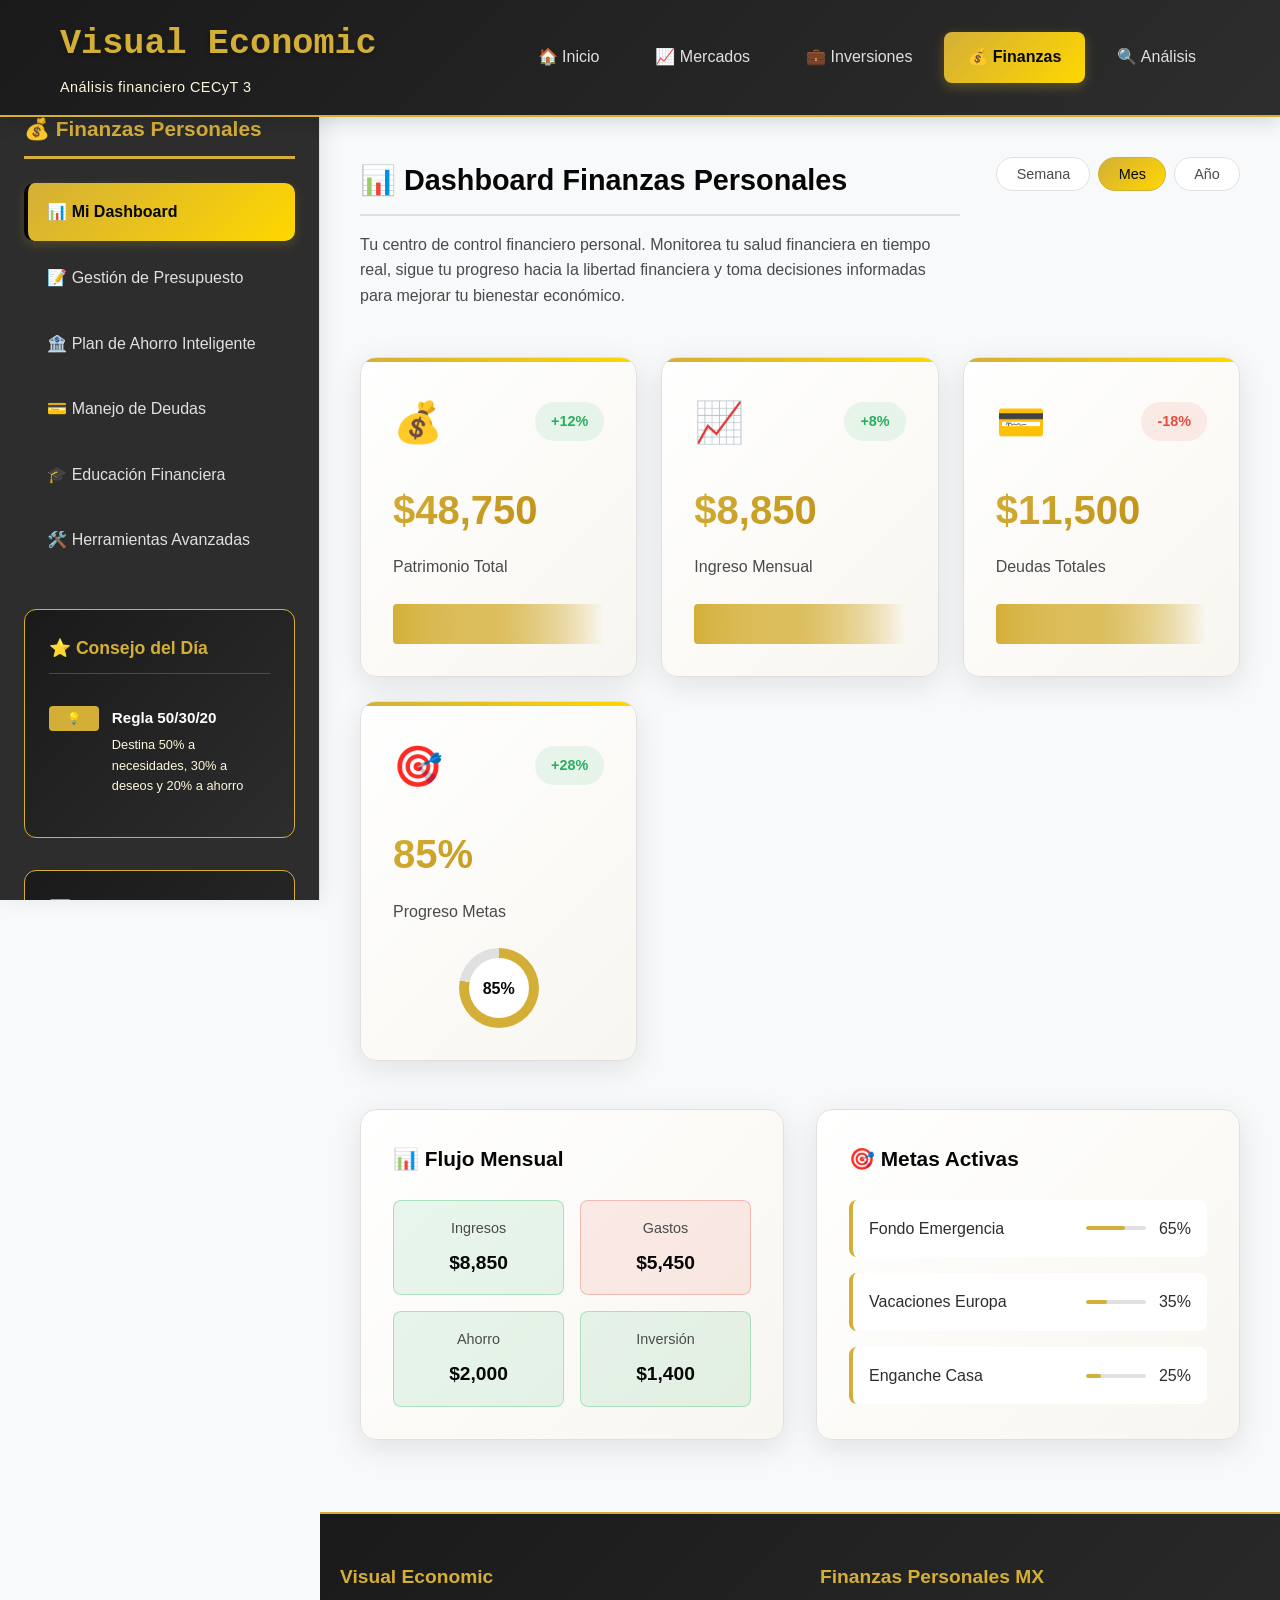
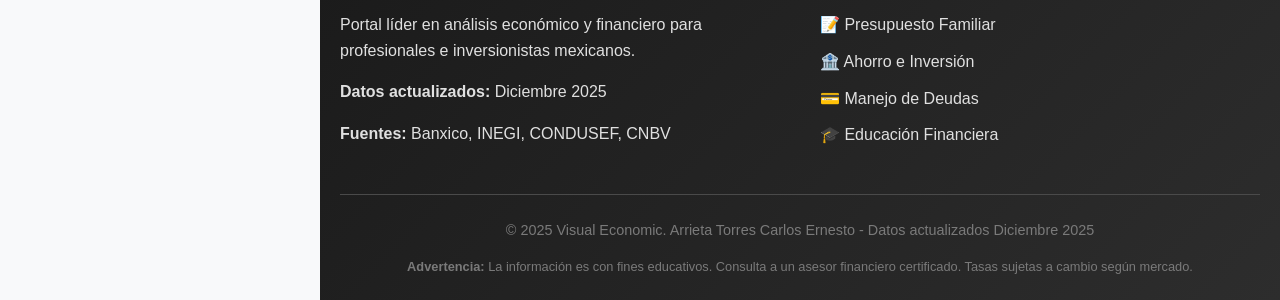
<file: finanzas.html>
<!DOCTYPE html>
<html lang="es">
<head>
    <meta charset="UTF-8">
    <meta name="viewport" content="width=device-width, initial-scale=1.0">
    <title>Finanzas Personales - Visual Economic</title>
      <link rel="stylesheet" href="finanzas.css">
    <link href="" rel="stylesheet">
</head>
<body style="background-image: url('https://z101digital.com/wp-content/uploads/2018/12/ezgif-com-video-to-gif-9.gif');">

    <header class="header">
        <div class="container">
            <div class="logo-section">
                <h1 class="logo">Visual Economic</h1>
                <span class="tagline">Análisis financiero CECyT 3</span>
            </div>
            <nav class="top-nav">
                <ul>
                    <li><a href="../index.html" class="nav-link">🏠 Inicio</a></li>
                    <li><a href="../mercados/mercados.html" class="nav-link">📈 Mercados</a></li>
                    <li><a href="../inversiones/inversiones.html" class="nav-link">💼 Inversiones</a></li>
                    <li><a href="finanzas.html" class="nav-link active">💰 Finanzas</a></li>
                    <li><a href="../analisis/analisis.html" class="nav-link">🔍 Análisis</a></li>
                </ul>
            </nav>
        </div>
    </header>

    <div class="main-container">
        
        <aside class="sidebar">
            <nav class="side-nav">
                <h3>💰 Finanzas Personales</h3>
                <ul>
                    <li><a href="#dashboard" class="side-link active">📊 Mi Dashboard</a></li>
                    <li><a href="#presupuesto" class="side-link">📝 Gestión de Presupuesto</a></li>
                    <li><a href="#ahorro" class="side-link">🏦 Plan de Ahorro Inteligente</a></li>
                    <li><a href="#deudas" class="side-link">💳 Manejo de Deudas</a></li>
                    <li><a href="#educacion" class="side-link">🎓 Educación Financiera</a></li>
                    <li><a href="#herramientas" class="side-link">🛠️ Herramientas Avanzadas</a></li>
                </ul>
            </nav>
            
            <div class="sidebar-widget">
                <h4>⭐ Consejo del Día</h4>
                <div class="widget-content">
                    <div class="news-item">
                        <div class="news-badge">💡</div>
                        <div class="news-content">
                            <h5>Regla 50/30/20</h5>
                            <p>Destina 50% a necesidades, 30% a deseos y 20% a ahorro</p>
                        </div>
                    </div>
                </div>
            </div>

            <div class="sidebar-widget">
                <h4>📊 Progreso Financiero</h4>
                <div class="progress-widget">
                    <div class="progress-item">
                        <span>Patrimonio:</span>
                        <div class="progress-bar">
                            <div class="progress-fill" style="width: 72%"></div>
                        </div>
                        <span>72%</span>
                    </div>
                    <div class="progress-item">
                        <span>Deudas:</span>
                        <div class="progress-bar">
                            <div class="progress-fill negative" style="width: 35%"></div>
                        </div>
                        <span>35%</span>
                    </div>
                    <div class="progress-item">
                        <span>Ahorro:</span>
                        <div class="progress-bar">
                            <div class="progress-fill" style="width: 58%"></div>
                        </div>
                        <span>58%</span>
                    </div>
                </div>
            </div>
        </aside>

        <main class="content">
           
            <section id="dashboard" class="content-section active">
                <div class="dashboard-header">
                    <div>
                        <h2 class="section-title">📊 Dashboard Finanzas Personales</h2>
                        <p class="dashboard-description">
                            Tu centro de control financiero personal. Monitorea tu salud financiera en tiempo real, 
                            sigue tu progreso hacia la libertad financiera y toma decisiones informadas para mejorar 
                            tu bienestar económico.
                        </p>
                    </div>
                    <div class="dashboard-controls">
                        <button class="control-btn" data-period="week">Semana</button>
                        <button class="control-btn active" data-period="month">Mes</button>
                        <button class="control-btn" data-period="year">Año</button>
                    </div>
                </div>

               
                <div class="metrics-grid">
                    <div class="metric-card">
                        <div class="metric-header">
                            <div class="metric-icon">💰</div>
                            <div class="metric-trend positive">+12%</div>
                        </div>
                        <div class="metric-value">$48,750</div>
                        <div class="metric-label">Patrimonio Total</div>
                        <div class="metric-chart">
                            <div class="sparkline"></div>
                        </div>
                    </div>

                    <div class="metric-card">
                        <div class="metric-header">
                            <div class="metric-icon">📈</div>
                            <div class="metric-trend positive">+8%</div>
                        </div>
                        <div class="metric-value">$8,850</div>
                        <div class="metric-label">Ingreso Mensual</div>
                        <div class="metric-chart">
                            <div class="sparkline"></div>
                        </div>
                    </div>

                    <div class="metric-card">
                        <div class="metric-header">
                            <div class="metric-icon">💳</div>
                            <div class="metric-trend negative">-18%</div>
                        </div>
                        <div class="metric-value">$11,500</div>
                        <div class="metric-label">Deudas Totales</div>
                        <div class="metric-chart">
                            <div class="sparkline"></div>
                        </div>
                    </div>

                    <div class="metric-card">
                        <div class="metric-header">
                            <div class="metric-icon">🎯</div>
                            <div class="metric-trend positive">+28%</div>
                        </div>
                        <div class="metric-value">85%</div>
                        <div class="metric-label">Progreso Metas</div>
                        <div class="performance-gauge">
                            <div class="gauge-circle">
                                <div class="gauge-text">85%</div>
                            </div>
                        </div>
                    </div>
                </div>

             
                <div class="quick-overview">
                    <div class="overview-card">
                        <h3>📊 Flujo Mensual</h3>
                        <div class="flow-grid">
                            <div class="flow-item positive">
                                <span class="flow-label">Ingresos</span>
                                <span class="flow-value">$8,850</span>
                            </div>
                            <div class="flow-item negative">
                                <span class="flow-label">Gastos</span>
                                <span class="flow-value">$5,450</span>
                            </div>
                            <div class="flow-item positive">
                                <span class="flow-label">Ahorro</span>
                                <span class="flow-value">$2,000</span>
                            </div>
                            <div class="flow-item positive">
                                <span class="flow-label">Inversión</span>
                                <span class="flow-value">$1,400</span>
                            </div>
                        </div>
                    </div>
                    <div class="overview-card">
                        <h3>🎯 Metas Activas</h3>
                        <div class="goals-preview">
                            <div class="goal-preview">
                                <span>Fondo Emergencia</span>
                                <div class="goal-mini-progress">
                                    <div class="mini-progress-bar">
                                        <div class="mini-progress-fill" style="width: 65%"></div>
                                    </div>
                                    <span>65%</span>
                                </div>
                            </div>
                            <div class="goal-preview">
                                <span>Vacaciones Europa</span>
                                <div class="goal-mini-progress">
                                    <div class="mini-progress-bar">
                                        <div class="mini-progress-fill" style="width: 35%"></div>
                                    </div>
                                    <span>35%</span>
                                </div>
                            </div>
                            <div class="goal-preview">
                                <span>Enganche Casa</span>
                                <div class="goal-mini-progress">
                                    <div class="mini-progress-bar">
                                        <div class="mini-progress-fill" style="width: 25%"></div>
                                    </div>
                                    <span>25%</span>
                                </div>
                            </div>
                        </div>
                    </div>
                </div>
            </section>

            
            <section id="presupuesto" class="content-section">
                <div class="section-header">
                    <h2 class="section-title">📝 Gestión Inteligente de Presupuesto</h2>
                    <p class="section-description">
                        Toma el control total de tus finanzas con nuestro sistema de presupuesto avanzado. 
                        Categoriza tus gastos, establece límites y monitorea tu progreso en tiempo real.
                        Datos actualizados al último trimestre 2025.
                    </p>
                </div>

                <div class="budget-section">
                    <div class="budget-header">
                        <h3 class="subsection-title">📅 Presupuesto Mensual Interactivo</h3>
                        <div class="budget-actions">
                            <button class="action-btn primary" id="add-budget-category">
                                <span class="btn-icon">+</span>
                                Nueva Categoría
                            </button>
                            <button class="action-btn secondary" id="reset-budget">
                                <span class="btn-icon">🔄</span>
                                Reiniciar Mes
                            </button>
                        </div>
                    </div>

                    <div class="budget-grid" id="budget-container">
                        <!-- Categorías se cargarán dinámicamente -->
                    </div>

                    <div class="budget-summary">
                        <div class="summary-stats">
                            <div class="stat-card">
                                <div class="stat-value" id="total-spent">$5,450</div>
                                <div class="stat-label">Total Gastado</div>
                            </div>
                            <div class="stat-card">
                                <div class="stat-value" id="total-remaining">$3,400</div>
                                <div class="stat-label">Restante</div>
                            </div>
                            <div class="stat-card">
                                <div class="stat-value" id="budget-used">62%</div>
                                <div class="stat-label">Presupuesto Usado</div>
                            </div>
                        </div>
                    </div>
                </div>

        
                <div class="budget-rule">
                    <h3 class="subsection-title">🎯 Regla 50/30/20</h3>
                    <div class="rule-explanation">
                        <p>
                            La regla 50/30/20 es una guía simple para distribuir tus ingresos después de impuestos: 
                            <strong>50% para necesidades</strong> (vivienda, comida, transporte), <strong>30% para deseos</strong> (entretenimiento, viajes, hobbies) y <strong>20% para ahorro e inversión</strong> (fondo de emergencia, jubilación, inversiones).
                        </p>
                        <p style="margin-top: 1rem;">
                            <strong>Pro Tip:</strong> En México, adapta la regla considerando que los salarios promedio son más bajos que en países desarrollados. Puedes ajustar a 55/25/20 si vives en ciudades costosas.
                        </p>
                    </div>
                    <div class="rule-visualization">
                        <div class="rule-chart">
                            <div class="rule-segment needs" style="width: 50%">
                                <span>Necesidades 50%</span>
                                <span>$4,425</span>
                            </div>
                            <div class="rule-segment wants" style="width: 30%">
                                <span>Deseos 30%</span>
                                <span>$2,655</span>
                            </div>
                            <div class="rule-segment savings" style="width: 20%">
                                <span>Ahorro 20%</span>
                                <span>$1,770</span>
                            </div>
                        </div>
                    </div>
                </div>

                <!-- NUEVA SECCIÓN: Análisis de Hábitos de Gasto -->
                <div class="budget-rule">
                    <h3 class="subsection-title">📊 Análisis de Hábitos de Gasto</h3>
                    <div class="rule-explanation">
                        <p>
                            Identifica patrones en tus gastos para optimizar tu presupuesto. Los mexicanos gastan en promedio:
                        </p>
                        <ul style="margin-top: 1rem; padding-left: 1.5rem;">
                            <li><strong>35-45%</strong> en vivienda y servicios</li>
                            <li><strong>25-30%</strong> en alimentación</li>
                            <li><strong>15-20%</strong> en transporte</li>
                            <li><strong>10-15%</strong> en salud y educación</li>
                            <li><strong>5-10%</strong> en entretenimiento</li>
                        </ul>
                    </div>
                </div>
            </section>

         
            <section id="ahorro" class="content-section">
                <div class="section-header">
                    <h2 class="section-title">🏦 Plan de Ahorro Inteligente</h2>
                    <p class="section-description">
                        Implementa estrategias probadas para maximizar tu ahorro. Desde la "Ley del Ahorro" 
                        hasta métodos automatizados, encuentra la mejor forma de alcanzar tus metas financieras.
                        Datos ajustados a la economía mexicana 2025.
                    </p>
                </div>

                
                <div class="savings-law-simulator">
                    <h3 class="subsection-title">⚡ Simulador: Ley del Ahorro Mexicano</h3>
                    <div class="law-explanation">
                        <p>
                            La <strong>Ley del Ahorro</strong> establece que: <em>"El dinero ahorrado e invertido crece exponencialmente con el tiempo, 
                            mientras que el dinero gastado desaparece para siempre"</em>. 
                            En México, con tasas de interés reales positivas en CETES, el ahorro sistemático puede generar patrimonio significativo.
                        </p>
                    </div>
                    
                    <div class="simulator-container">
                        <div class="simulator-controls">
                            <div class="input-group">
                                <label>Ingreso Mensual Neto ($ MXN)</label>
                                <input type="number" id="monthly-income-law" value="8850" class="calculator-input">
                            </div>
                            <div class="input-group">
                                <label>Porcentaje de Ahorro (%)</label>
                                <input type="range" id="savings-percentage" min="5" max="50" value="20" class="slider-input">
                                <span id="savings-percentage-value">20%</span>
                            </div>
                            <div class="input-group">
                                <label>Tasa de Retorno Anual (%)</label>
                                <input type="number" id="return-rate" value="11.5" class="calculator-input" step="0.1">
                                <small>Tasa CETES 28 días: 11.05% (Diciembre 2025)</small>
                            </div>
                            <div class="input-group">
                                <label>Años de Inversión</label>
                                <input type="number" id="investment-years" value="10" class="calculator-input">
                            </div>
                            <button class="calculate-btn" id="calculate-law">Calcular Proyección</button>
                        </div>
                        
                        <div class="simulator-results">
                            <div class="result-card">
                                <h4>💰 Ahorro Total</h4>
                                <div class="result-value" id="total-savings-law">$212,400</div>
                                <div class="result-label">Capital acumulado</div>
                            </div>
                            <div class="result-card">
                                <h4>📈 Valor Futuro</h4>
                                <div class="result-value" id="future-value-law">$398,650</div>
                                <div class="result-label">Con interés compuesto</div>
                            </div>
                            <div class="result-card">
                                <h4>⚡ Intereses Ganados</h4>
                                <div class="result-value" id="interest-earned-law">$186,250</div>
                                <div class="result-label">Crecimiento del dinero</div>
                            </div>
                        </div>
                    </div>
                    
                    <div class="law-insights">
                        <h4>💡 Insights Financieros México 2025</h4>
                        <div class="insights-grid">
                            <div class="insight-card">
                                <h5>🏦 Ahorro en CETES</h5>
                                <p>Con tasas del 11.05%, $1,000 mensuales se convierten en $230,000 en 10 años gracias al interés compuesto.</p>
                            </div>
                            <div class="insight-card">
                                <h5>📈 Inflación vs Ahorro</h5>
                                <p>La inflación en México es del 4.25%, pero CETES ofrece tasa real positiva del 6.8%.</p>
                            </div>
                            <div class="insight-card">
                                <h5>🎯 Metas Realistas</h5>
                                <p>El salario promedio en México es de $6,500 mensuales. Ahorrar el 20% significa $1,300 mensuales.</p>
                            </div>
                        </div>
                    </div>
                </div>

               
                <div class="savings-goals-interactive">
                    <h3 class="subsection-title">🎯 Mis Metas de Ahorro en MXN</h3>
                    <div class="goals-container" id="goals-container">
                        <!-- Metas se cargarán dinámicamente -->
                    </div>
                    
                    <div class="add-goal-section">
                        <button class="action-btn primary" id="add-savings-goal">
                            <span class="btn-icon">+</span>
                            Crear Nueva Meta
                        </button>
                    </div>
                </div>

                <!-- NUEVA SECCIÓN: Estrategias de Ahorro México -->
                <div class="savings-law-simulator">
                    <h3 class="subsection-title">🇲🇽 Estrategias de Ahorro para Mexicanos</h3>
                    <div class="law-explanation">
                        <p>
                            <strong>1. Fondo de Emergencia:</strong> 3-6 meses de gastos en CETES o cuenta de ahorro líquida.
                            <br><strong>2. Afore Voluntaria:</strong> Aportaciones adicionales a tu Afore para retiro.
                            <br><strong>3. Pagarés Bancarios:</strong> Mejores tasas que cuentas de ahorro tradicionales.
                            <br><strong>4. Fintel Apps:</strong> Apps como Fintel, Kubo Financiero, Nu ofrecen buenos rendimientos.
                        </p>
                    </div>
                </div>
            </section>

          
            <section id="deudas" class="content-section">
                <h2 class="section-title">💳 Manejo Inteligente de Deudas en México</h2>
                
                <div class="debt-strategy-comparison">
                    <h3 class="subsection-title">⚖️ Comparador de Estrategias Anti-Deuda</h3>
                    <div class="strategy-comparison">
                        <div class="strategy-option">
                            <h4>Método Bola de Nieve</h4>
                            <p>Paga las deudas más pequeñas primero para ganar momentum psicológico.</p>
                            <div class="strategy-pros">
                                <strong>Recomendado para:</strong>
                                <ul>
                                    <li>✅ Personas que necesitan motivación</li>
                                    <li>✅ Múltiples deudas pequeñas</li>
                                    <li>✅ Tarjetas de crédito con saldos bajos</li>
                                </ul>
                            </div>
                            <button class="strategy-select-btn" data-strategy="snowball">Seleccionar</button>
                        </div>
                        
                        <div class="strategy-option active">
                            <h4>Método Avalancha</h4>
                            <p>Enfócate en las deudas con mayor tasa de interés para ahorrar en intereses.</p>
                            <div class="strategy-pros">
                                <strong>Recomendado para:</strong>
                                <ul>
                                    <li>✅ Tarjetas con tasas del 50-80% anual</li>
                                    <li>✅ Créditos personales bancarios</li>
                                    <li>✅ Minimizar costo total</li>
                                </ul>
                            </div>
                            <button class="strategy-select-btn active" data-strategy="avalanche">Seleccionado</button>
                        </div>
                    </div>
                </div>

                
                <div class="advanced-debt-calculator">
                    <h3 class="subsection-title">🧮 Simulador de Pago de Deudas México</h3>
                    <div class="debt-calculator-container">
                        <div class="debt-inputs">
                            <div class="input-group">
                                <label>Deuda Total ($ MXN)</label>
                                <input type="number" id="total-debt-advanced" value="115000" class="calculator-input">
                            </div>
                            <div class="input-group">
                                <label>Tasa de Interés Anual (%)</label>
                                <input type="number" id="interest-rate-advanced" value="45" class="calculator-input">
                                <small>Tasa promedio tarjetas México: 45-60%</small>
                            </div>
                            <div class="input-group">
                                <label>Pago Mensual ($ MXN)</label>
                                <input type="number" id="monthly-payment-advanced" value="4500" class="calculator-input">
                            </div>
                            <div class="input-group">
                                <label>Pago Extra Mensual ($ MXN)</label>
                                <input type="number" id="extra-payment" value="1000" class="calculator-input">
                            </div>
                            <button class="calculate-btn" id="calculate-debt-advanced">Calcular Plan</button>
                        </div>
                        
                        <div class="debt-results-advanced">
                            <div class="debt-timeline">
                                <h4>📅 Proyección de Pago</h4>
                                <div class="timeline-bar">
                                    <div class="timeline-progress" style="width: 35%"></div>
                                </div>
                                <div class="timeline-stats">
                                    <div class="timeline-stat">
                                        <span>Tiempo estimado:</span>
                                        <span id="payoff-time-advanced">4.8 años</span>
                                    </div>
                                    <div class="timeline-stat">
                                        <span>Intereses totales:</span>
                                        <span id="total-interest-advanced">$85,200</span>
                                    </div>
                                    <div class="timeline-stat">
                                        <span>Ahorro vs pago mínimo:</span>
                                        <span id="interest-savings" class="positive">$42,500</span>
                                    </div>
                                </div>
                            </div>
                        </div>
                    </div>
                </div>

                <!-- NUEVA SECCIÓN: Refinanciamiento en México -->
                <div class="budget-rule">
                    <h3 class="subsection-title">🔄 Opciones de Refinanciamiento México 2025</h3>
                    <div class="rule-explanation">
                        <p>
                            <strong>1. Consolidación de Deudas:</strong> Bancos como BBVA, Banorte ofrecen créditos personales al 18-25% anual.
                            <br><strong>2. Buró de Crédito:</strong> Revisa tu puntuación gratuita cada 12 meses.
                            <br><strong>3. Apoyo Financiero:</strong> CONDUSEF ofrece asesoría gratuita para reestructuración.
                            <br><strong>4. Pagos Anticipados:</strong> No hay penalización por pagar anticipadamente en la mayoría de créditos.
                        </p>
                    </div>
                </div>
            </section>

         
            <section id="educacion" class="content-section">
                <h2 class="section-title">🎓 Educación Financiera para Mexicanos</h2>
                
                <div class="financial-literacy">
                    <div class="literacy-modules">
                        <h3 class="subsection-title">📚 Módulos de Aprendizaje</h3>
                        <div class="modules-grid">
                            <div class="module-card">
                                <div class="module-icon">💰</div>
                                <h4>Presupuesto Familiar MX</h4>
                                <p>Aprende a crear presupuesto considerando ingresos variables y gastos fijos en México</p>
                                <div class="module-progress">
                                    <div class="progress-bar">
                                        <div class="progress-fill" style="width: 85%"></div>
                                    </div>
                                    <span>85%</span>
                                </div>
                                <button class="module-btn">Continuar</button>
                            </div>
                            
                            <div class="module-card">
                                <div class="module-icon">🏦</div>
                                <h4>Sistema Bancario México</h4>
                                <p>Conoce cuentas de ahorro, inversión, créditos y seguros en bancos mexicanos</p>
                                <div class="module-progress">
                                    <div class="progress-bar">
                                        <div class="progress-fill" style="width: 60%"></div>
                                    </div>
                                    <span>60%</span>
                                </div>
                                <button class="module-btn">Continuar</button>
                            </div>
                            
                            <div class="module-card">
                                <div class="module-icon">📈</div>
                                <h4>Inversión Básica MX</h4>
                                <p>CETES, Fondos de Inversión, SOFIPOS y Bolsa Mexicana de Valores</p>
                                <div class="module-progress">
                                    <div class="progress-bar">
                                        <div class="progress-fill" style="width: 30%"></div>
                                    </div>
                                    <span>30%</span>
                                </div>
                                <button class="module-btn">Comenzar</button>
                            </div>
                        </div>
                    </div>

                    <!-- NUEVA SECCIÓN: Conceptos Clave México -->
                    <div class="budget-rule" style="margin-top: 2rem;">
                        <h3 class="subsection-title">🔑 Conceptos Financieros Clave en México</h3>
                        <div class="rule-explanation">
                            <p>
                                <strong>• CAT (Costo Anual Total):</strong> Incluye intereses, comisiones y seguros. Obligatorio en todos los créditos.
                                <br><strong>• CETES:</strong> Certificados de la Tesorería, inversión más segura del país.
                                <br><strong>• Afore:</strong> Administradora de Fondos para el Retiro, maneja tu pensión.
                                <br><strong>• UDIS:</strong> Unidades de Inversión, se ajustan por inflación.
                                <br><strong>• TIIE:</strong> Tasa de Interés Interbancaria de Equilibrio, referencia para créditos.
                            </p>
                        </div>
                    </div>
                </div>
            </section>

            <section id="herramientas" class="content-section">
                <h2 class="section-title">🛠️ Herramientas Avanzadas Finanzas MX</h2>
                
                <div class="advanced-tools">
                    <div class="tools-grid-advanced">
                        <div class="tool-card-advanced">
                            <div class="tool-icon">🎯</div>
                            <h3>Planificador de Metas MX</h3>
                            <p>Calcula cuánto necesitas ahorrar para alcanzar metas en pesos mexicanos</p>
                            <div class="goal-planner-advanced">
                                <div class="input-group">
                                    <label>Meta de Ahorro ($ MXN)</label>
                                    <input type="number" id="savings-target-advanced" value="150000" class="calculator-input">
                                </div>
                                <div class="input-group">
                                    <label>Plazo (meses)</label>
                                    <input type="number" id="savings-months-advanced" value="24" class="calculator-input">
                                </div>
                                <div class="input-group">
                                    <label>Tasa de Interés Anual (%)</label>
                                    <input type="number" id="savings-rate-advanced" value="11.5" class="calculator-input">
                                    <small>Tasa CETES 28 días: 11.05%</small>
                                </div>
                                <button class="calculate-btn" id="calculate-savings-advanced">Calcular</button>
                                <div class="result-display">
                                    <div class="savings-results-advanced">
                                        <div class="result-item">
                                            <span>Ahorro mensual:</span>
                                            <span id="monthly-savings-advanced">$5,850</span>
                                        </div>
                                        <div class="result-item">
                                            <span>Total ahorrado:</span>
                                            <span id="total-saved-advanced">$140,400</span>
                                        </div>
                                        <div class="result-item">
                                            <span>Intereses ganados:</span>
                                            <span id="interest-earned-advanced">$9,600</span>
                                        </div>
                                    </div>
                                </div>
                            </div>
                        </div>

                        <div class="tool-card-advanced">
                            <div class="tool-icon">📊</div>
                            <h3>Analizador de Gastos MX</h3>
                            <p>Identifica patrones en tus gastos y oportunidades de ahorro en México</p>
                            <div class="expense-analyzer">
                                <div class="analysis-result">
                                    <h4>📈 Patrones de Gasto Promedio México</h4>
                                    <div class="pattern-item">
                                        <span>Vivienda/Alquiler:</span>
                                        <span class="pattern-value">$3,500/mes</span>
                                        <div class="pattern-bar">
                                            <div class="pattern-fill" style="width: 70%"></div>
                                        </div>
                                    </div>
                                    <div class="pattern-item">
                                        <span>Transporte/Gasolina:</span>
                                        <span class="pattern-value">$1,200/mes</span>
                                        <div class="pattern-bar">
                                            <div class="pattern-fill" style="width: 40%"></div>
                                        </div>
                                    </div>
                                    <div class="pattern-item">
                                        <span>Entretenimiento/Salidas:</span>
                                        <span class="pattern-value">$800/mes</span>
                                        <div class="pattern-bar">
                                            <div class="pattern-fill" style="width: 30%"></div>
                                        </div>
                                    </div>
                                </div>
                                <div class="savings-opportunities">
                                    <h4>💡 Oportunidades Típicas MX</h4>
                                    <ul>
                                        <li>Reducir gastos hormiga: <strong>+$500/mes</strong></li>
                                        <li>Optimizar seguros auto: <strong>+$300/mes</strong></li>
                                        <li>Comprar en mercados locales: <strong>+$400/mes</strong></li>
                                        <li>Usar transporte público: <strong>+$600/mes</strong></li>
                                    </ul>
                                </div>
                            </div>
                        </div>
                    </div>

                    <!-- NUEVA SECCIÓN: Calculadora de Retiro -->
                    <div class="tool-card-advanced" style="margin-top: 2rem;">
                        <div class="tool-icon">👵</div>
                        <h3>Calculadora de Retiro México</h3>
                        <p>Proyecta cuánto necesitarás para tu retiro considerando Afore e inflación</p>
                        <div class="goal-planner-advanced">
                            <div class="input-group">
                                <label>Edad Actual</label>
                                <input type="number" value="30" class="calculator-input">
                            </div>
                            <div class="input-group">
                                <label>Edad de Retiro</label>
                                <input type="number" value="65" class="calculator-input">
                            </div>
                            <div class="input-group">
                                <label>Ahorro Mensual Afore</label>
                                <input type="number" value="1000" class="calculator-input">
                            </div>
                            <button class="calculate-btn">Calcular Retiro</button>
                            <div class="result-display">
                                <div class="savings-results-advanced">
                                    <div class="result-item">
                                        <span>Total acumulado:</span>
                                        <span>$4.2M MXN</span>
                                    </div>
                                    <div class="result-item">
                                        <span>Pensión mensual:</span>
                                        <span>$18,500 MXN</span>
                                    </div>
                                    <div class="result-item">
                                        <span>Déficit estimado:</span>
                                        <span style="color: var(--negative)">$6,500/mes</span>
                                    </div>
                                </div>
                            </div>
                        </div>
                    </div>
                </div>
            </section>
        </main>
    </div>

 
    <div id="budget-modal" class="modal">
        <div class="modal-content">
            <span class="close-modal">&times;</span>
            <h3>➕ Nueva Categoría de Presupuesto</h3>
            <div class="modal-body">
                <form class="budget-form" id="new-budget-form">
                    <div class="input-group">
                        <label>Nombre de la Categoría</label>
                        <input type="text" placeholder="Ej: Transporte, Educación, Salud..." id="category-name" required>
                    </div>
                    <div class="input-group">
                        <label>Presupuesto Mensual ($ MXN)</label>
                        <input type="number" placeholder="0.00" id="category-budget" step="0.01" required>
                    </div>
                    <div class="input-group">
                        <label>Tipo de Gasto</label>
                        <select id="expense-type" required>
                            <option value="necesidad">🏠 Necesidad</option>
                            <option value="deseo">🎮 Deseo</option>
                            <option value="ahorro">💰 Ahorro/Inversión</option>
                        </select>
                    </div>
                    <div class="form-actions">
                        <button type="button" class="cancel-btn">Cancelar</button>
                        <button type="submit" class="submit-btn">Crear Categoría</button>
                    </div>
                </form>
            </div>
        </div>
    </div>

    <div id="goal-modal" class="modal">
        <div class="modal-content">
            <span class="close-modal">&times;</span>
            <h3>🎯 Nueva Meta de Ahorro</h3>
            <div class="modal-body">
                <form class="goal-form" id="new-goal-form">
                    <div class="input-group">
                        <label>Nombre de la Meta</label>
                        <input type="text" placeholder="Ej: Fondo Emergencia, Auto, Casa..." id="goal-name" required>
                    </div>
                    <div class="input-group">
                        <label>Monto Objetivo ($ MXN)</label>
                        <input type="number" placeholder="0.00" id="goal-target" step="0.01" required>
                    </div>
                    <div class="input-group">
                        <label>Plazo (meses)</label>
                        <input type="number" placeholder="12" id="goal-months" required>
                    </div>
                    <div class="input-group">
                        <label>Ahorro Mensual ($ MXN)</label>
                        <input type="number" placeholder="0.00" id="goal-monthly" step="0.01" required>
                    </div>
                    <div class="form-actions">
                        <button type="button" class="cancel-btn">Cancelar</button>
                        <button type="submit" class="submit-btn">Crear Meta</button>
                    </div>
                </form>
            </div>
        </div>
    </div>

    <footer class="footer">
        <div class="container">
            <div class="footer-content">
                <div class="footer-section">
                    <h4>Visual Economic</h4>
                    <p>Portal líder en análisis económico y financiero para profesionales e inversionistas mexicanos.</p>
                    <p><strong>Datos actualizados:</strong> Diciembre 2025</p>
                    <p><strong>Fuentes:</strong> Banxico, INEGI, CONDUSEF, CNBV</p>
                </div>
                <div class="footer-section">
                    <h4>Finanzas Personales MX</h4>
                    <ul>
                        <li><a href="#presupuesto">📝 Presupuesto Familiar</a></li>
                        <li><a href="#ahorro">🏦 Ahorro e Inversión</a></li>
                        <li><a href="#deudas">💳 Manejo de Deudas</a></li>
                        <li><a href="#educacion">🎓 Educación Financiera</a></li>
                    </ul>
                </div>
            </div>
            <div class="footer-bottom">
                <p>&copy; 2025 Visual Economic. Arrieta Torres Carlos Ernesto - Datos actualizados Diciembre 2025</p>
                <p class="footer-disclaimer"><strong>Advertencia:</strong> La información es con fines educativos. Consulta a un asesor financiero certificado. Tasas sujetas a cambio según mercado.</p>
            </div>
        </div>
    </footer>

    <script>
        document.addEventListener('DOMContentLoaded', function() {
            
            const sideLinks = document.querySelectorAll('.side-link');
            const controlBtns = document.querySelectorAll('.control-btn');
            const addBudgetBtn = document.getElementById('add-budget-category');
            const resetBudgetBtn = document.getElementById('reset-budget');
            const addGoalBtn = document.getElementById('add-savings-goal');
            const budgetModal = document.getElementById('budget-modal');
            const goalModal = document.getElementById('goal-modal');
            const closeModals = document.querySelectorAll('.close-modal');
            const budgetContainer = document.getElementById('budget-container');
            const goalsContainer = document.getElementById('goals-container');
            const calculateLawBtn = document.getElementById('calculate-law');
            const calculateDebtAdvancedBtn = document.getElementById('calculate-debt-advanced');
            const calculateSavingsAdvancedBtn = document.getElementById('calculate-savings-advanced');
            const strategySelectBtns = document.querySelectorAll('.strategy-select-btn');
            
            let budgetCategories = JSON.parse(localStorage.getItem('budgetCategories')) || [];
            let savingsGoals = JSON.parse(localStorage.getItem('savingsGoals')) || [];
            let userPreferences = JSON.parse(localStorage.getItem('userPreferences')) || {
                debtStrategy: 'avalanche',
                savingsPercentage: 20
            };
            
            initPage();
            
            function initPage() {
                initNavigation();
                initDashboardControls();
                initModals();
                initAdvancedCalculators();
                initDebtStrategies();
                loadUserData();
                initAdvancedInteractivity();
                console.log('🚀 Sistema de Finanzas Personales México cargado');
            }

            function initNavigation() {
                sideLinks.forEach(link => {
                    link.addEventListener('click', function(e) {
                        e.preventDefault();
                        const targetId = this.getAttribute('href').substring(1);
                        
                        this.style.transform = 'scale(0.95)';
                        setTimeout(() => {
                            this.style.transform = 'scale(1)';
                        }, 150);

                        sideLinks.forEach(l => l.classList.remove('active'));
                        this.classList.add('active');
                        
                        showSectionWithAnimation(targetId);
                    });
                });
            }
            
            function showSectionWithAnimation(sectionId) {
                const currentSection = document.querySelector('.content-section.active');
                const targetSection = document.getElementById(sectionId);
                
                if (currentSection && targetSection && currentSection !== targetSection) {
                    currentSection.style.opacity = '0';
                    currentSection.style.transform = 'translateY(20px)';
                    
                    setTimeout(() => {
                        currentSection.classList.remove('active');
                        targetSection.classList.add('active');
                        targetSection.style.opacity = '0';
                        targetSection.style.transform = 'translateY(20px)';
                        
                        setTimeout(() => {
                            targetSection.style.opacity = '1';
                            targetSection.style.transform = 'translateY(0)';
                        }, 50);
                    }, 300);
                }
            }
            
            function initDashboardControls() {
                controlBtns.forEach(btn => {
                    btn.addEventListener('click', function() {
                        this.style.transform = 'scale(0.95)';
                        setTimeout(() => {
                            this.style.transform = 'scale(1)';
                        }, 150);
                        
                        controlBtns.forEach(b => b.classList.remove('active'));
                        this.classList.add('active');
                        
                        updateDashboardData(this.dataset.period);
                    });
                });
            }
            
            function updateDashboardData(period) {
                const metrics = document.querySelectorAll('.metric-value');
                const trends = document.querySelectorAll('.metric-trend');
                
                const data = {
                    week: {
                        wealth: '$48,200',
                        wealthTrend: '+2%',
                        income: '$8,850',
                        incomeTrend: '+1%',
                        debt: '$11,500',
                        debtTrend: '-5%',
                        goals: '72%',
                        goalsTrend: '+8%'
                    },
                    month: {
                        wealth: '$48,750',
                        wealthTrend: '+12%',
                        income: '$8,850',
                        incomeTrend: '+8%',
                        debt: '$11,500',
                        debtTrend: '-18%',
                        goals: '85%',
                        goalsTrend: '+25%'
                    },
                    year: {
                        wealth: '$52,100',
                        wealthTrend: '+28%',
                        income: '$106,200',
                        incomeTrend: '+12%',
                        debt: '$8,900',
                        debtTrend: '-42%',
                        goals: '92%',
                        goalsTrend: '+45%'
                    }
                };
                
                const periodData = data[period] || data.month;

                animateMetricUpdate(metrics[0], periodData.wealth);
                animateTrendUpdate(trends[0], periodData.wealthTrend, 'positive');
                
                animateMetricUpdate(metrics[1], periodData.income);
                animateTrendUpdate(trends[1], periodData.incomeTrend, 'positive');
                
                animateMetricUpdate(metrics[2], periodData.debt);
                animateTrendUpdate(trends[2], periodData.debtTrend, 'negative');
                
                animateMetricUpdate(metrics[3], periodData.goals);
                animateTrendUpdate(trends[3], periodData.goalsTrend, 'positive');
                
                const gaugeText = document.querySelector('.gauge-text');
                const gaugeCircle = document.querySelector('.gauge-circle');
                if (gaugeText && gaugeCircle) {
                    const percentage = parseInt(periodData.goals);
                    gaugeText.textContent = periodData.goals;
                    gaugeCircle.style.background = 
                        `conic-gradient(var(--gold-primary) 0% ${percentage}%, var(--lighter-gray) ${percentage}% 100%)`;
                }
            }
            
            function animateMetricUpdate(element, newValue) {
                element.style.transform = 'scale(1.1)';
                setTimeout(() => {
                    element.textContent = newValue;
                    element.style.transform = 'scale(1)';
                }, 150);
            }
            
            function animateTrendUpdate(element, newValue, trendType) {
                element.textContent = newValue;
                element.className = `metric-trend ${trendType}`;
                element.style.animation = 'pulse 0.5s ease';
                
                setTimeout(() => {
                    element.style.animation = '';
                }, 500);
            }
            
            function loadUserData() {
                loadBudgetCategories();
                loadSavingsGoals();
                updateBudgetSummary();
            }
            
            function loadBudgetCategories() {
                budgetContainer.innerHTML = '';
                
                const defaultCategories = [
                    { id: 'default-1', name: 'Vivienda', budget: 3500, type: 'necesidad', icon: '🏠', spent: 2975 },
                    { id: 'default-2', name: 'Alimentación', budget: 2200, type: 'necesidad', icon: '🍎', spent: 1980 },
                    { id: 'default-3', name: 'Transporte', budget: 1200, type: 'necesidad', icon: '🚗', spent: 960 },
                    { id: 'default-4', name: 'Salud', budget: 800, type: 'necesidad', icon: '🏥', spent: 320 },
                    { id: 'default-5', name: 'Entretenimiento', budget: 800, type: 'deseo', icon: '🎮', spent: 240 }
                ];

                const allCategories = [...defaultCategories, ...budgetCategories];
                
                allCategories.forEach(category => {
                    addBudgetCategoryToDOM(category);
                });
            }
            
            function addBudgetCategoryToDOM(category) {
                const budgetCategory = document.createElement('div');
                budgetCategory.className = 'budget-category';
                budgetCategory.dataset.id = category.id;
                
                const spentPercentage = Math.min(100, Math.round((category.spent / category.budget) * 100));
                const remaining = category.budget - category.spent;
                
                budgetCategory.innerHTML = `
                    <div class="budget-category-header">
                        <h4>${category.icon} ${category.name}</h4>
                        ${!category.id.startsWith('default-') ? '<button class="action-icon delete-category">🗑️</button>' : ''}
                    </div>
                    <div class="budget-bar">
                        <div class="budget-fill" style="width: ${spentPercentage}%"></div>
                    </div>
                    <div class="budget-details">
                        <span>Presupuesto: $${category.budget.toLocaleString()}</span>
                        <span>Gastado: $${category.spent.toLocaleString()}</span>
                        <span>Restante: $${remaining.toLocaleString()}</span>
                    </div>
                `;
                
                budgetContainer.appendChild(budgetCategory);
                
                if (!category.id.startsWith('default-')) {
                    budgetCategory.querySelector('.delete-category').addEventListener('click', function() {
                        showDeleteConfirmation(category.name, () => {
                            deleteBudgetCategory(category.id);
                        });
                    });
                }
            }
            
            function deleteBudgetCategory(categoryId) {
                budgetCategories = budgetCategories.filter(cat => cat.id !== categoryId);
                localStorage.setItem('budgetCategories', JSON.stringify(budgetCategories));
                loadBudgetCategories();
                updateBudgetSummary();
            }
            
            function updateBudgetSummary() {
                const totalBudget = 8500;
                let totalSpent = 0;
                
                document.querySelectorAll('.budget-category').forEach(category => {
                    const spentText = category.querySelector('.budget-details span:nth-child(2)').textContent;
                    const spent = parseFloat(spentText.replace('Gastado: $', '').replace(/,/g, ''));
                    totalSpent += spent;
                });
                
                const remaining = totalBudget - totalSpent;
                const usedPercentage = Math.round((totalSpent / totalBudget) * 100);
                
                document.getElementById('total-spent').textContent = `$${totalSpent.toLocaleString()}`;
                document.getElementById('total-remaining').textContent = `$${remaining.toLocaleString()}`;
                document.getElementById('budget-used').textContent = `${usedPercentage}%`;
            }
            
            function loadSavingsGoals() {
                goalsContainer.innerHTML = '';
                
                const defaultGoals = [
                    {
                        id: 'default-1',
                        name: 'Fondo de Emergencia',
                        description: '6 meses de gastos para imprevistos',
                        target: 150000,
                        current: 97500,
                        monthly: 5000
                    },
                    {
                        id: 'default-2', 
                        name: 'Auto Nuevo',
                        description: 'Enganche para automóvil económico',
                        target: 80000,
                        current: 32000,
                        monthly: 4000
                    },
                    {
                        id: 'default-3',
                        name: 'Enganche Casa',
                        description: '20% para enganche de vivienda',
                        target: 400000,
                        current: 100000,
                        monthly: 8000
                    }
                ];
                
                const allGoals = [...defaultGoals, ...savingsGoals];
                
                allGoals.forEach(goal => {
                    addSavingsGoalToDOM(goal);
                });
            }
            
            function addSavingsGoalToDOM(goal) {
                const goalCard = document.createElement('div');
                goalCard.className = 'savings-goal-card';
                goalCard.dataset.id = goal.id;
                
                const progressPercentage = Math.min(100, Math.round((goal.current / goal.target) * 100));
                const monthsRemaining = Math.ceil((goal.target - goal.current) / goal.monthly);
                
                goalCard.innerHTML = `
                    <h4>${goal.name}</h4>
                    <p>${goal.description}</p>
                    <div class="goal-progress-detailed">
                        <span>$${goal.current.toLocaleString()} / $${goal.target.toLocaleString()}</span>
                        <div class="progress-bar-detailed">
                            <div class="progress-fill-detailed" style="width: ${progressPercentage}%"></div>
                        </div>
                        <div class="goal-stats">
                            <span>Progreso: ${progressPercentage}%</span>
                            <span>Tiempo restante: ${monthsRemaining} meses</span>
                        </div>
                    </div>
                    <div class="goal-actions-detailed">
                        <button class="action-btn primary small add-to-goal">
                            <span class="btn-icon">💰</span>
                            Agregar $500
                        </button>
                        ${!goal.id.startsWith('default-') ? 
                            '<button class="action-btn secondary small delete-goal">Eliminar</button>' : 
                            ''
                        }
                    </div>
                `;
                
                goalsContainer.appendChild(goalCard);
                
                goalCard.querySelector('.add-to-goal').addEventListener('click', function() {
                    addToSavingsGoal(goal.id, 500);
                });
                
                if (!goal.id.startsWith('default-')) {
                    goalCard.querySelector('.delete-goal').addEventListener('click', function() {
                        showDeleteConfirmation(goal.name, () => {
                            deleteSavingsGoal(goal.id);
                        });
                    });
                }
            }
            
            function addToSavingsGoal(goalId, amount) {
                const allGoals = [...getDefaultGoals(), ...savingsGoals];
                const goal = allGoals.find(g => g.id === goalId);
                
                if (goal) {
                    goal.current += amount;
                    if (goal.current > goal.target) goal.current = goal.target;
                    
                    const goalCard = document.querySelector(`.savings-goal-card[data-id="${goalId}"]`);
                    if (goalCard) {
                        const progressPercentage = Math.min(100, Math.round((goal.current / goal.target) * 100));
                        const progressFill = goalCard.querySelector('.progress-fill-detailed');
                        const progressText = goalCard.querySelector('.goal-progress-detailed span:first-child');
                        const progressStats = goalCard.querySelectorAll('.goal-stats span');

                        progressFill.style.width = `${progressPercentage}%`;
                        progressText.textContent = `$${goal.current.toLocaleString()} / $${goal.target.toLocaleString()}`;
                        progressStats[0].textContent = `Progreso: ${progressPercentage}%`;
                        
                        const monthsRemaining = Math.ceil((goal.target - goal.current) / goal.monthly);
                        progressStats[1].textContent = `Tiempo restante: ${monthsRemaining} meses`;
                
                        goalCard.style.animation = 'pulse 0.5s ease';
                        setTimeout(() => {
                            goalCard.style.animation = '';
                        }, 500);
                    }
                    
                    if (!goalId.startsWith('default-')) {
                        localStorage.setItem('savingsGoals', JSON.stringify(savingsGoals));
                    }
                }
            }
            
            function deleteSavingsGoal(goalId) {
                savingsGoals = savingsGoals.filter(goal => goal.id !== goalId);
                localStorage.setItem('savingsGoals', JSON.stringify(savingsGoals));
                loadSavingsGoals();
            }
            
            function getDefaultGoals() {
                return [
                    { id: 'default-1', name: 'Fondo de Emergencia', target: 150000, current: 97500, monthly: 5000 },
                    { id: 'default-2', name: 'Auto Nuevo', target: 80000, current: 32000, monthly: 4000 },
                    { id: 'default-3', name: 'Enganche Casa', target: 400000, current: 100000, monthly: 8000 }
                ];
            }
            
            function initAdvancedCalculators() {
                if (calculateLawBtn) {
                    calculateLawBtn.addEventListener('click', calculateLawOfSavings);
                }
                
                const savingsSlider = document.getElementById('savings-percentage');
                const savingsValue = document.getElementById('savings-percentage-value');
                
                if (savingsSlider && savingsValue) {
                    savingsSlider.addEventListener('input', function() {
                        savingsValue.textContent = `${this.value}%`;
                        calculateLawOfSavings();
                    });
                }
                
                if (calculateDebtAdvancedBtn) {
                    calculateDebtAdvancedBtn.addEventListener('click', calculateDebtAdvanced);
                }
                
                if (calculateSavingsAdvancedBtn) {
                    calculateSavingsAdvancedBtn.addEventListener('click', calculateSavingsAdvanced);
                }
                
                calculateLawOfSavings();
                calculateDebtAdvanced();
                calculateSavingsAdvanced();
            }
            
            function calculateLawOfSavings() {
                const monthlyIncome = parseFloat(document.getElementById('monthly-income-law').value) || 0;
                const savingsPercentage = parseFloat(document.getElementById('savings-percentage').value) || 0;
                const returnRate = parseFloat(document.getElementById('return-rate').value) || 0;
                const investmentYears = parseFloat(document.getElementById('investment-years').value) || 0;
                
                const monthlySavings = monthlyIncome * (savingsPercentage / 100);
                const totalSavings = monthlySavings * 12 * investmentYears;
                
                const monthlyRate = returnRate / 100 / 12;
                const months = investmentYears * 12;
                
                let futureValue = 0;
                if (monthlyRate > 0) {
                    futureValue = monthlySavings * ((Math.pow(1 + monthlyRate, months) - 1) / monthlyRate);
                } else {
                    futureValue = totalSavings;
                }
                
                const interestEarned = futureValue - totalSavings;
                
                animateResultUpdate('total-savings-law', `$${Math.round(totalSavings).toLocaleString()}`);
                animateResultUpdate('future-value-law', `$${Math.round(futureValue).toLocaleString()}`);
                animateResultUpdate('interest-earned-law', `$${Math.round(interestEarned).toLocaleString()}`);
                
                showLawInsights(monthlySavings, futureValue, interestEarned, investmentYears);
            }
            
            function animateResultUpdate(elementId, newValue) {
                const element = document.getElementById(elementId);
                if (element) {
                    element.style.transform = 'scale(1.1)';
                    setTimeout(() => {
                        element.textContent = newValue;
                        element.style.transform = 'scale(1)';
                    }, 150);
                }
            }
            
            function showLawInsights(monthlySavings, futureValue, interestEarned, years) {
                const insightsContainer = document.querySelector('.law-insights');
                if (!insightsContainer) return;
                
                const insights = [
                    `Ahorrando $${monthlySavings.toLocaleString()} mensuales, en ${years} años tendrás $${Math.round(futureValue).toLocaleString()}`,
                    `El interés compuesto generará $${Math.round(interestEarned).toLocaleString()} - eso es dinero gratis`,
                    `Cada año que empieces antes puede aumentar tu patrimonio final en un ${Math.round((interestEarned / futureValue) * 100 / years)}%`
                ];
                
                const insightElements = insightsContainer.querySelectorAll('.insight-card p');
                insightElements.forEach((element, index) => {
                    if (insights[index]) {
                        element.textContent = insights[index];
                    }
                });
            }
            
            function calculateDebtAdvanced() {
                const totalDebt = parseFloat(document.getElementById('total-debt-advanced').value) || 0;
                const interestRate = parseFloat(document.getElementById('interest-rate-advanced').value) || 0;
                const monthlyPayment = parseFloat(document.getElementById('monthly-payment-advanced').value) || 0;
                const extraPayment = parseFloat(document.getElementById('extra-payment').value) || 0;
                
                const totalMonthlyPayment = monthlyPayment + extraPayment;
                const monthlyRate = interestRate / 100 / 12;
                
                const strategy = userPreferences.debtStrategy;
                const result = calculateDebtPayoff(totalDebt, monthlyRate, totalMonthlyPayment, strategy);
                
                document.getElementById('payoff-time-advanced').textContent = `${result.years} años`;
                document.getElementById('total-interest-advanced').textContent = `$${Math.round(result.totalInterest).toLocaleString()}`;
                
                const minPaymentResult = calculateDebtPayoff(totalDebt, monthlyRate, monthlyPayment, strategy);
                const interestSavings = minPaymentResult.totalInterest - result.totalInterest;
                
                document.getElementById('interest-savings').textContent = `$${Math.round(interestSavings).toLocaleString()}`;
                
                const progressBar = document.querySelector('.timeline-progress');
                if (progressBar) {
                    const progressPercentage = Math.min(100, (result.months / (result.months + 12)) * 100);
                    progressBar.style.width = `${progressPercentage}%`;
                }
            }
            
            function calculateDebtPayoff(debt, monthlyRate, monthlyPayment, strategy) {
                let remainingDebt = debt;
                let months = 0;
                let totalInterest = 0;
                
                while (remainingDebt > 0 && months < 600) {
                    const interest = remainingDebt * monthlyRate;
                    const principal = monthlyPayment - interest;
                    
                    if (principal <= 0) break;
                    
                    remainingDebt -= principal;
                    totalInterest += interest;
                    months++;
                    
                    if (remainingDebt < 0) {
                        totalInterest -= (remainingDebt * -1);
                        break;
                    }
                }
                
                return {
                    years: (months / 12).toFixed(1),
                    months: months,
                    totalInterest: totalInterest
                };
            }
            
            function calculateSavingsAdvanced() {
                const savingsTarget = parseFloat(document.getElementById('savings-target-advanced').value) || 0;
                const savingsMonths = parseFloat(document.getElementById('savings-months-advanced').value) || 0;
                const savingsRate = parseFloat(document.getElementById('savings-rate-advanced').value) || 0;
                
                const monthlyRate = savingsRate / 100 / 12;
                
                let monthlySavings, totalSaved, interestEarned;
                
                if (monthlyRate === 0) {
                    monthlySavings = savingsTarget / savingsMonths;
                    totalSaved = monthlySavings * savingsMonths;
                    interestEarned = 0;
                } else {
                    monthlySavings = savingsTarget * monthlyRate / (Math.pow(1 + monthlyRate, savingsMonths) - 1);
                    totalSaved = monthlySavings * savingsMonths;
                    interestEarned = savingsTarget - totalSaved;
                }
                
                document.getElementById('monthly-savings-advanced').textContent = `$${monthlySavings.toLocaleString(undefined, {minimumFractionDigits: 2, maximumFractionDigits: 2})}`;
                document.getElementById('total-saved-advanced').textContent = `$${Math.round(totalSaved).toLocaleString()}`;
                document.getElementById('interest-earned-advanced').textContent = `$${Math.round(interestEarned).toLocaleString()}`;
            }

            function initDebtStrategies() {
                strategySelectBtns.forEach(btn => {
                    btn.addEventListener('click', function() {
                        const strategy = this.dataset.strategy;
                        
                        strategySelectBtns.forEach(b => {
                            b.classList.remove('active');
                            b.textContent = 'Seleccionar';
                        });
                        
                        this.classList.add('active');
                        this.textContent = 'Seleccionado ✓';
                        
                        userPreferences.debtStrategy = strategy;
                        localStorage.setItem('userPreferences', JSON.stringify(userPreferences));
        
                        calculateDebtAdvanced();
                    });
                });
            }
            
            function initModals() {
                if (addBudgetBtn) {
                    addBudgetBtn.addEventListener('click', () => showModal(budgetModal));
                }
                
                if (resetBudgetBtn) {
                    resetBudgetBtn.addEventListener('click', () => {
                        showConfirmation(
                            '¿Reiniciar presupuesto mensual?',
                            'Esta acción restablecerá todos los gastos a cero para el nuevo mes.',
                            resetBudget
                        );
                    });
                }
                
                if (addGoalBtn) {
                    addGoalBtn.addEventListener('click', () => showModal(goalModal));
                }
                
                closeModals.forEach(closeBtn => {
                    closeBtn.addEventListener('click', function() {
                        const modal = this.closest('.modal');
                        hideModal(modal);
                    });
                });
                
                window.addEventListener('click', function(e) {
                    if (e.target.classList.contains('modal')) {
                        hideModal(e.target);
                    }
                });
                
                initForms();
            }
            
            function showModal(modal) {
                modal.style.display = 'block';
                setTimeout(() => {
                    modal.style.opacity = '1';
                }, 10);
            }
            
            function hideModal(modal) {
                modal.style.opacity = '0';
                setTimeout(() => {
                    modal.style.display = 'none';
                }, 300);
            }
            
            function showConfirmation(title, message, onConfirm) {
                const modal = document.createElement('div');
                modal.className = 'modal';
                modal.innerHTML = `
                    <div class="modal-content">
                        <h3>${title}</h3>
                        <div class="modal-body">
                            <p>${message}</p>
                            <div class="form-actions">
                                <button class="cancel-btn">Cancelar</button>
                                <button class="submit-btn confirm-btn">Confirmar</button>
                            </div>
                        </div>
                    </div>
                `;
                
                document.body.appendChild(modal);
                showModal(modal);
                
                modal.querySelector('.cancel-btn').addEventListener('click', () => {
                    hideModal(modal);
                    setTimeout(() => {
                        document.body.removeChild(modal);
                    }, 300);
                });
                
                modal.querySelector('.confirm-btn').addEventListener('click', () => {
                    onConfirm();
                    hideModal(modal);
                    setTimeout(() => {
                        document.body.removeChild(modal);
                    }, 300);
                });
            }
            
            function showDeleteConfirmation(itemName, onConfirm) {
                showConfirmation(
                    'Eliminar Elemento',
                    `¿Estás seguro de que quieres eliminar "${itemName}"? Esta acción no se puede deshacer.`,
                    onConfirm
                );
            }
            
            function initForms() {
                const budgetForm = document.getElementById('new-budget-form');
                if (budgetForm) {
                    budgetForm.addEventListener('submit', function(e) {
                        e.preventDefault();
                        
                        const categoryName = document.getElementById('category-name').value;
                        const categoryBudget = parseFloat(document.getElementById('category-budget').value);
                        const expenseType = document.getElementById('expense-type').value;
                        
                        const newCategory = {
                            id: `custom-${Date.now()}`,
                            name: categoryName,
                            budget: categoryBudget,
                            type: expenseType,
                            icon: getCategoryIcon(expenseType),
                            spent: 0
                        };
                        
                        budgetCategories.push(newCategory);
                        localStorage.setItem('budgetCategories', JSON.stringify(budgetCategories));
                        
                        addBudgetCategoryToDOM(newCategory);
                        updateBudgetSummary();
                        hideModal(budgetModal);
                        budgetForm.reset();
                        
                        showToast('✅ Categoría agregada exitosamente');
                    });
                }
                
                const goalForm = document.getElementById('new-goal-form');
                if (goalForm) {
                    goalForm.addEventListener('submit', function(e) {
                        e.preventDefault();
                        
                        const goalName = document.getElementById('goal-name').value;
                        const goalTarget = parseFloat(document.getElementById('goal-target').value);
                        const goalMonths = parseInt(document.getElementById('goal-months').value);
                        const goalMonthly = parseFloat(document.getElementById('goal-monthly').value);
                        
                        const newGoal = {
                            id: `custom-${Date.now()}`,
                            name: goalName,
                            description: 'Meta personal de ahorro',
                            target: goalTarget,
                            current: 0,
                            monthly: goalMonthly
                        };
                        
                        savingsGoals.push(newGoal);
                        localStorage.setItem('savingsGoals', JSON.stringify(savingsGoals));
                        
                        addSavingsGoalToDOM(newGoal);
                        hideModal(goalModal);
                        goalForm.reset();
                        
                        showToast('🎯 Meta de ahorro creada exitosamente');
                    });
                }
            }
            
            function getCategoryIcon(type) {
                const iconMap = {
                    'necesidad': '🏠',
                    'deseo': '🎮',
                    'ahorro': '💰'
                };
                return iconMap[type] || '📊';
            }
            
            function resetBudget() {
                budgetCategories.forEach(category => {
                    category.spent = 0;
                });
                localStorage.setItem('budgetCategories', JSON.stringify(budgetCategories));
                loadBudgetCategories();
                updateBudgetSummary();
                showToast('🔄 Presupuesto reiniciado para el nuevo mes');
            }
            
            function initAdvancedInteractivity() {
                initHoverEffects();
                initScrollAnimations();
                initNotifications();
            }
            
            function initHoverEffects() {
                const interactiveElements = document.querySelectorAll(
                    '.metric-card, .overview-card, .budget-category, .savings-goal-card, ' +
                    '.strategy-option, .module-card, .tool-card-advanced, .result-card, .insight-card'
                );
                
                interactiveElements.forEach(element => {
                    element.addEventListener('mouseenter', function() {
                        this.style.transform = 'translateY(-8px)';
                        this.style.boxShadow = '0 12px 30px rgba(212, 175, 55, 0.15)';
                    });
                    
                    element.addEventListener('mouseleave', function() {
                        this.style.transform = 'translateY(0)';
                        this.style.boxShadow = '';
                    });
                });
            }
            
            function initScrollAnimations() {
                const observerOptions = {
                    threshold: 0.1,
                    rootMargin: '0px 0px -50px 0px'
                };
                
                const observer = new IntersectionObserver((entries) => {
                    entries.forEach(entry => {
                        if (entry.isIntersecting) {
                            entry.target.style.opacity = '1';
                            entry.target.style.transform = 'translateY(0)';
                        }
                    });
                }, observerOptions);
                
                const animatedElements = document.querySelectorAll(
                    '.metric-card, .overview-card, .budget-category, .savings-goal-card, ' +
                    '.strategy-option, .module-card, .tool-card-advanced'
                );
                
                animatedElements.forEach(el => {
                    el.style.opacity = '0';
                    el.style.transform = 'translateY(30px)';
                    el.style.transition = 'opacity 0.6s ease, transform 0.6s ease';
                    observer.observe(el);
                });
            }
            
            function initNotifications() {
                window.showToast = function(message, type = 'info') {
                    const toast = document.createElement('div');
                    toast.className = `toast toast-${type}`;
                    toast.textContent = message;
                    toast.style.cssText = `
                        position: fixed;
                        top: 20px;
                        right: 20px;
                        background: var(--premium-bg);
                        color: var(--gold-light);
                        padding: 1rem 1.5rem;
                        border-radius: 8px;
                        border: 1px solid var(--gold-primary);
                        box-shadow: 0 4px 15px rgba(0,0,0,0.2);
                        z-index: 3000;
                        transform: translateX(100%);
                        transition: transform 0.3s ease;
                    `;
                    
                    document.body.appendChild(toast);
                    
                    setTimeout(() => {
                        toast.style.transform = 'translateX(0)';
                    }, 100);
                    
                    setTimeout(() => {
                        toast.style.transform = 'translateX(100%)';
                        setTimeout(() => {
                            document.body.removeChild(toast);
                        }, 300);
                    }, 3000);
                };
            }
            
            // Agregar estilos de animación
            const style = document.createElement('style');
            style.textContent = `
                .action-icon {
                    background: none;
                    border: none;
                    cursor: pointer;
                    font-size: 1.2rem;
                    padding: 0.3rem;
                    border-radius: 4px;
                    transition: all 0.3s ease;
                }
                
                .action-icon:hover {
                    background: rgba(231, 76, 60, 0.1);
                    color: var(--negative);
                }
                
                .action-btn.small {
                    padding: 0.5rem 1rem;
                    font-size: 0.9rem;
                }
                
                .toast-info {
                    background: linear-gradient(135deg, var(--premium-bg) 0%, #2d2d2d 100%) !important;
                }
                
                .toast-success {
                    background: linear-gradient(135deg, var(--positive) 0%, #27ae60 100%) !important;
                }
                
                .toast-warning {
                    background: linear-gradient(135deg, var(--warning) 0%, #f39c12 100%) !important;
                }
            `;
            document.head.appendChild(style);
        });
    </script>
</body>
</html>
</file>
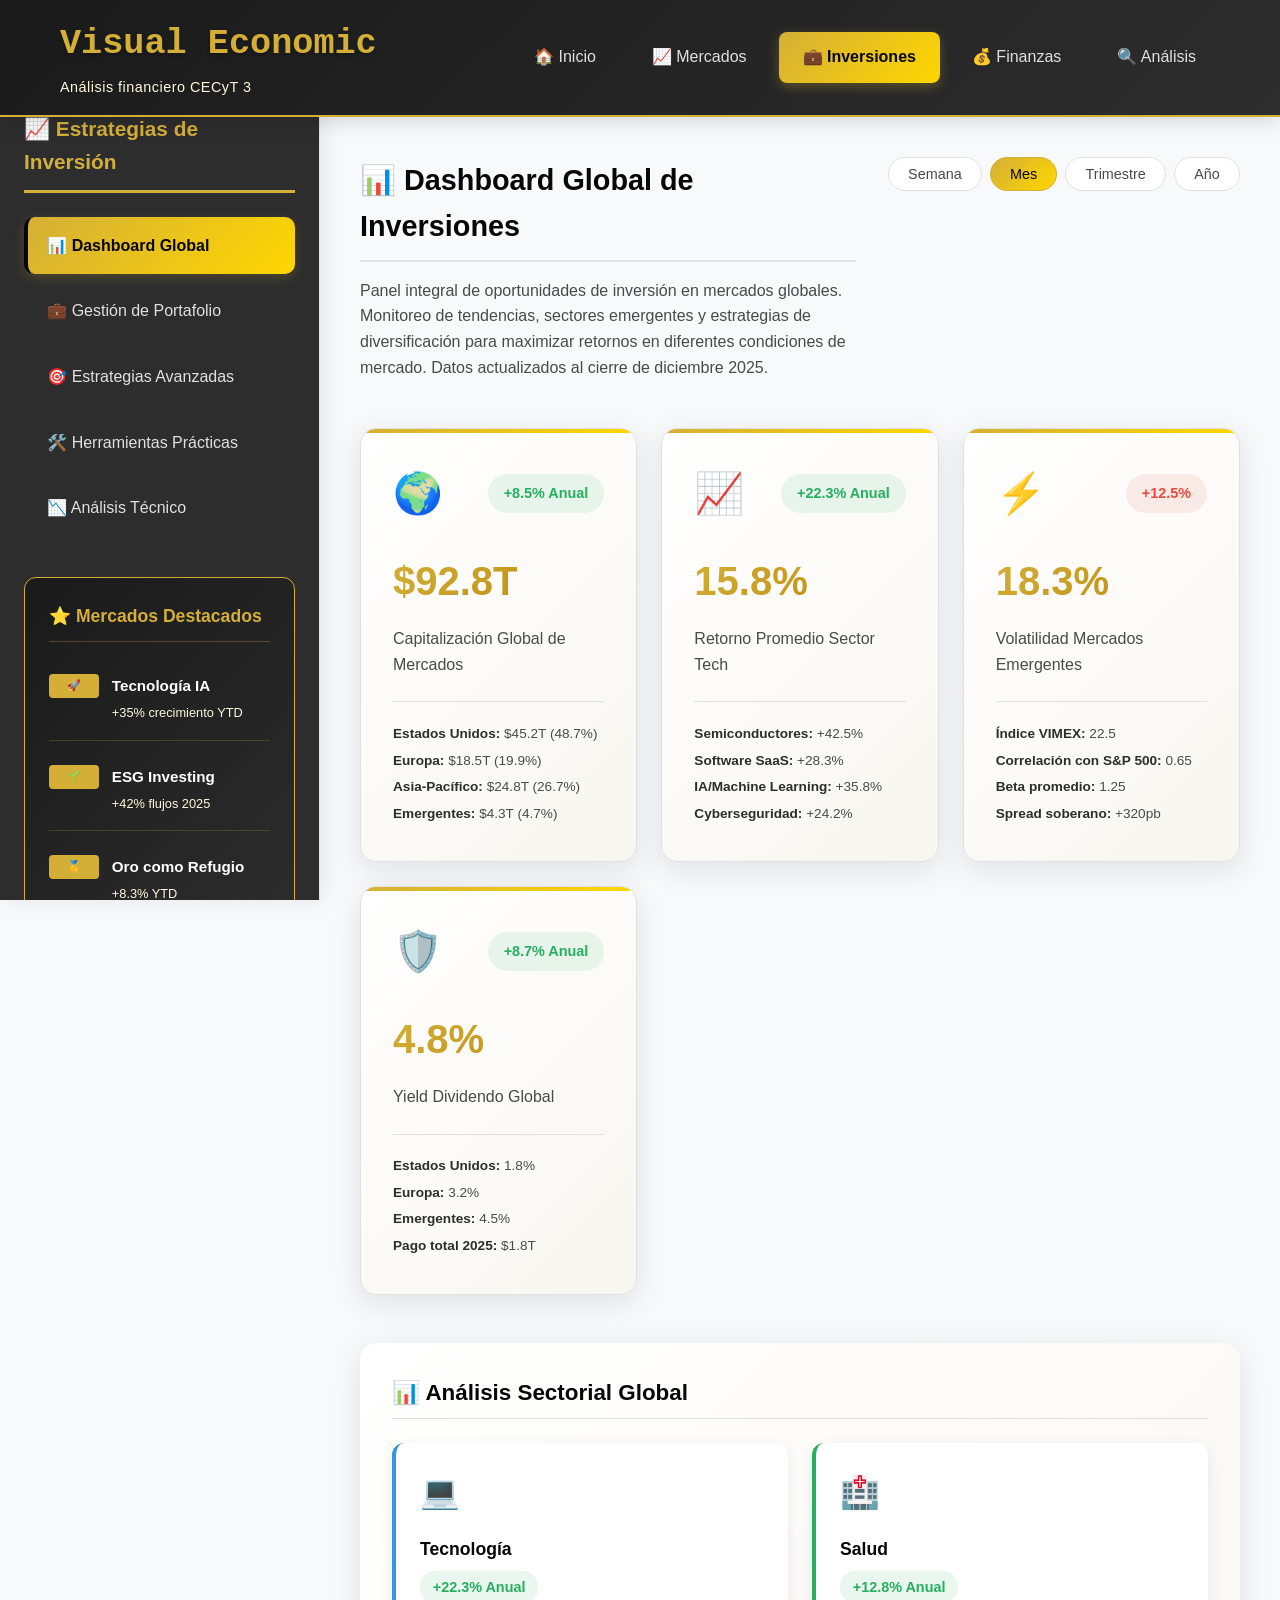
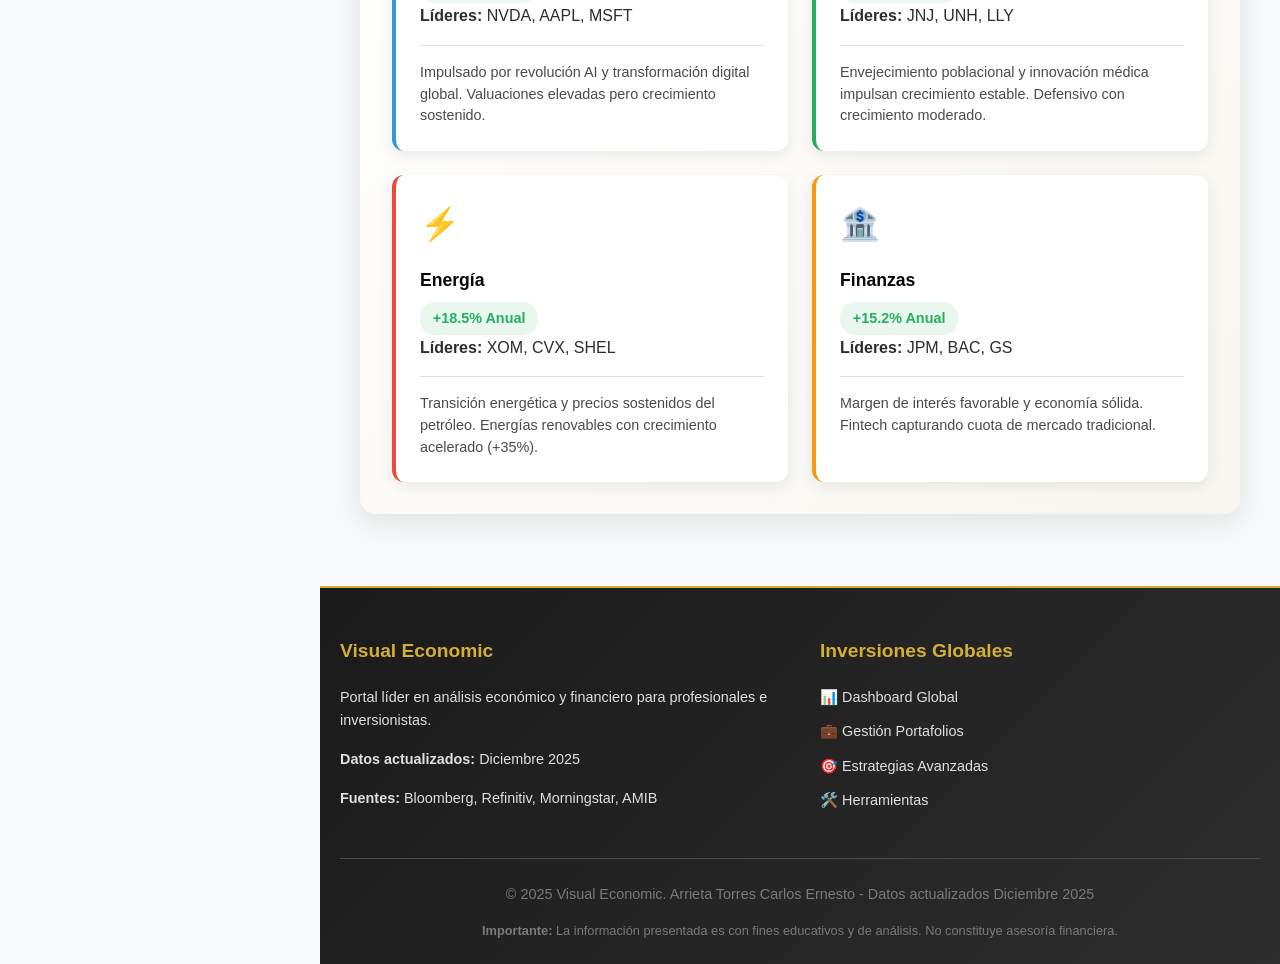
<file: inversiones.html>
<!DOCTYPE html>
<html lang="es">
<head>
    <meta charset="UTF-8">
    <meta name="viewport" content="width=device-width, initial-scale=1.0">
    <title>Inversiones - Visual Economic</title>
    <link rel="stylesheet" href="inversiones.css">
</head>
<body style="background-image: url('https://z101digital.com/wp-content/uploads/2018/12/ezgif-com-video-to-gif-9.gif');">

    <header class="header">
        <div class="container">
            <div class="logo-section">
                <h1 class="logo">Visual Economic</h1>
                <span class="tagline">Análisis financiero CECyT 3</span>
            </div>
            <nav class="top-nav">
                <ul>
                    <li><a href="../index.html" class="nav-link">🏠 Inicio</a></li>
                    <li><a href="../mercados/mercados.html" class="nav-link">📈 Mercados</a></li>
                    <li><a href="inversiones.html" class="nav-link active">💼 Inversiones</a></li>
                    <li><a href="../finanzas/finanzas.html" class="nav-link">💰 Finanzas</a></li>
                    <li><a href="../analisis/analisis.html" class="nav-link">🔍 Análisis</a></li>
                </ul>
            </nav>
        </div>
    </header>

    <div class="main-container">
        
        <aside class="sidebar">
            <nav class="side-nav">
                <h3>📈 Estrategias de Inversión</h3>
                <ul>
                    <li><a href="#dashboard" class="side-link active">📊 Dashboard Global</a></li>
                    <li><a href="#portafolio" class="side-link">💼 Gestión de Portafolio</a></li>
                    <li><a href="#estrategias" class="side-link">🎯 Estrategias Avanzadas</a></li>
                    <li><a href="#herramientas" class="side-link">🛠️ Herramientas Prácticas</a></li>
                    <li><a href="#analisis" class="side-link">📉 Análisis Técnico</a></li>
                </ul>
            </nav>
            
            <div class="sidebar-widget">
                <h4>⭐ Mercados Destacados</h4>
                <div class="widget-content">
                    <div class="news-item">
                        <div class="news-badge">🚀</div>
                        <div class="news-content">
                            <h5>Tecnología IA</h5>
                            <p>+35% crecimiento YTD</p>
                        </div>
                    </div>
                    <div class="news-item">
                        <div class="news-badge">🌱</div>
                        <div class="news-content">
                            <h5>ESG Investing</h5>
                            <p>+42% flujos 2025</p>
                        </div>
                    </div>
                    <div class="news-item">
                        <div class="news-badge">🥇</div>
                        <div class="news-content">
                            <h5>Oro como Refugio</h5>
                            <p>+8.3% YTD</p>
                        </div>
                    </div>
                </div>
            </div>

            <div class="sidebar-widget">
                <h4>📊 Tendencias de Inversión</h4>
                <div class="trends-list">
                    <div class="trend-item">
                        <span class="trend-name">Crowdfunding</span>
                        <span class="trend-value positive">+45%</span>
                    </div>
                    <div class="trend-item">
                        <span class="trend-name">Robo-Advisors</span>
                        <span class="trend-value positive">+32%</span>
                    </div>
                    <div class="trend-item">
                        <span class="trend-name">Fintech</span>
                        <span class="trend-value positive">+35%</span>
                    </div>
                    <div class="trend-item">
                        <span class="trend-name">Blockchain</span>
                        <span class="trend-value positive">+28%</span>
                    </div>
                </div>
            </div>
        </aside>

        <main class="content">
            <section id="dashboard" class="content-section active">
                <div class="dashboard-header">
                    <div>
                        <h2 class="section-title">📊 Dashboard Global de Inversiones</h2>
                        <p class="dashboard-description">
                            Panel integral de oportunidades de inversión en mercados globales. 
                            Monitoreo de tendencias, sectores emergentes y estrategias de diversificación 
                            para maximizar retornos en diferentes condiciones de mercado. 
                            Datos actualizados al cierre de diciembre 2025.
                        </p>
                    </div>
                    <div class="dashboard-controls">
                        <button class="control-btn" data-period="week">Semana</button>
                        <button class="control-btn active" data-period="month">Mes</button>
                        <button class="control-btn" data-period="quarter">Trimestre</button>
                        <button class="control-btn" data-period="year">Año</button>
                    </div>
                </div>

                <div class="metrics-grid">
                    <div class="metric-card">
                        <div class="metric-header">
                            <div class="metric-icon">🌍</div>
                            <div class="metric-trend positive">+8.5% Anual</div>
                        </div>
                        <div class="metric-value">$92.8T</div>
                        <div class="metric-label">Capitalización Global de Mercados</div>
                        <div class="metric-info">
                            <p><strong>Estados Unidos:</strong> $45.2T (48.7%)</p>
                            <p><strong>Europa:</strong> $18.5T (19.9%)</p>
                            <p><strong>Asia-Pacífico:</strong> $24.8T (26.7%)</p>
                            <p><strong>Emergentes:</strong> $4.3T (4.7%)</p>
                        </div>
                    </div>

                    <div class="metric-card">
                        <div class="metric-header">
                            <div class="metric-icon">📈</div>
                            <div class="metric-trend positive">+22.3% Anual</div>
                        </div>
                        <div class="metric-value">15.8%</div>
                        <div class="metric-label">Retorno Promedio Sector Tech</div>
                        <div class="metric-info">
                            <p><strong>Semiconductores:</strong> +42.5%</p>
                            <p><strong>Software SaaS:</strong> +28.3%</p>
                            <p><strong>IA/Machine Learning:</strong> +35.8%</p>
                            <p><strong>Cyberseguridad:</strong> +24.2%</p>
                        </div>
                    </div>

                    <div class="metric-card">
                        <div class="metric-header">
                            <div class="metric-icon">⚡</div>
                            <div class="metric-trend negative">+12.5%</div>
                        </div>
                        <div class="metric-value">18.3%</div>
                        <div class="metric-label">Volatilidad Mercados Emergentes</div>
                        <div class="metric-info">
                            <p><strong>Índice VIMEX:</strong> 22.5</p>
                            <p><strong>Correlación con S&P 500:</strong> 0.65</p>
                            <p><strong>Beta promedio:</strong> 1.25</p>
                            <p><strong>Spread soberano:</strong> +320pb</p>
                        </div>
                    </div>

                    <div class="metric-card">
                        <div class="metric-header">
                            <div class="metric-icon">🛡️</div>
                            <div class="metric-trend positive">+8.7% Anual</div>
                        </div>
                        <div class="metric-value">4.8%</div>
                        <div class="metric-label">Yield Dividendo Global</div>
                        <div class="metric-info">
                            <p><strong>Estados Unidos:</strong> 1.8%</p>
                            <p><strong>Europa:</strong> 3.2%</p>
                            <p><strong>Emergentes:</strong> 4.5%</p>
                            <p><strong>Pago total 2025:</strong> $1.8T</p>
                        </div>
                    </div>
                </div>

                <div class="sector-trends">
                    <h3 class="subsection-title">📊 Análisis Sectorial Global</h3>
                    <div class="sectors-grid">
                        <div class="sector-card tech">
                            <div class="sector-icon">💻</div>
                            <div class="sector-info">
                                <h4>Tecnología</h4>
                                <div class="sector-performance positive">+22.3% Anual</div>
                                <p><strong>Líderes:</strong> NVDA, AAPL, MSFT</p>
                            </div>
                            <div class="sector-analysis">
                                <p>Impulsado por revolución AI y transformación digital global. Valuaciones elevadas pero crecimiento sostenido.</p>
                            </div>
                        </div>
                        <div class="sector-card health">
                            <div class="sector-icon">🏥</div>
                            <div class="sector-info">
                                <h4>Salud</h4>
                                <div class="sector-performance positive">+12.8% Anual</div>
                                <p><strong>Líderes:</strong> JNJ, UNH, LLY</p>
                            </div>
                            <div class="sector-analysis">
                                <p>Envejecimiento poblacional y innovación médica impulsan crecimiento estable. Defensivo con crecimiento moderado.</p>
                            </div>
                        </div>
                        <div class="sector-card energy">
                            <div class="sector-icon">⚡</div>
                            <div class="sector-info">
                                <h4>Energía</h4>
                                <div class="sector-performance positive">+18.5% Anual</div>
                                <p><strong>Líderes:</strong> XOM, CVX, SHEL</p>
                            </div>
                            <div class="sector-analysis">
                                <p>Transición energética y precios sostenidos del petróleo. Energías renovables con crecimiento acelerado (+35%).</p>
                            </div>
                        </div>
                        <div class="sector-card finance">
                            <div class="sector-icon">🏦</div>
                            <div class="sector-info">
                                <h4>Finanzas</h4>
                                <div class="sector-performance positive">+15.2% Anual</div>
                                <p><strong>Líderes:</strong> JPM, BAC, GS</p>
                            </div>
                            <div class="sector-analysis">
                                <p>Margen de interés favorable y economía sólida. Fintech capturando cuota de mercado tradicional.</p>
                            </div>
                        </div>
                    </div>
                </div>
            </section>

            <section id="portafolio" class="content-section">
                <div class="section-header">
                    <h2 class="section-title">💼 Gestión Estratégica de Portafolios</h2>
                    <p class="section-description">
                        Estrategias avanzadas para la construcción y gestión de portafolios diversificados 
                        en mercados globales. Análisis de asignación de activos, optimización de riesgo-retorno
                        y gestión de correlaciones. Metodologías probadas para diferentes perfiles de inversionista.
                    </p>
                </div>

                <div class="diversification-analysis">
                    <h3 class="subsection-title">🌍 Análisis de Diversificación Global</h3>
                    <div class="diversification-intro">
                        <p>
                            La diversificación es el principio fundamental de la gestión moderna de portafolios. 
                            Distribuir el capital entre diferentes clases de activos, sectores económicos y regiones 
                            geográficas reduce el riesgo específico sin sacrificar retornos esperados. 
                            Un portafolio bien diversificado puede reducir la volatilidad en un 30-40% manteniendo 
                            el retorno esperado.
                        </p>
                    </div>
                    <div class="diversification-grid">
                        <div class="diversification-card">
                            <h4>📊 Por Clase de Activo</h4>
                            <div class="sector-chart">
                                <div class="sector-item">
                                    <span>Acciones Globales</span>
                                    <div class="sector-bar">
                                        <div class="sector-fill tech" style="width: 55%"></div>
                                    </div>
                                    <span>55%</span>
                                </div>
                                <div class="sector-item">
                                    <span>Bonos Corporativos</span>
                                    <div class="sector-bar">
                                        <div class="sector-fill health" style="width: 20%"></div>
                                    </div>
                                    <span>20%</span>
                                </div>
                                <div class="sector-item">
                                    <span>Bonos Gubernamentales</span>
                                    <div class="sector-bar">
                                        <div class="sector-fill finance" style="width: 15%"></div>
                                    </div>
                                    <span>15%</span>
                                </div>
                                <div class="sector-item">
                                    <span>Alternativos/REITs</span>
                                    <div class="sector-bar">
                                        <div class="sector-fill consumer" style="width: 7%"></div>
                                    </div>
                                    <span>7%</span>
                                </div>
                                <div class="sector-item">
                                    <span>Cash/Equivalentes</span>
                                    <div class="sector-bar">
                                        <div class="sector-fill energy" style="width: 3%"></div>
                                    </div>
                                    <span>3%</span>
                                </div>
                            </div>
                        </div>

                        <div class="diversification-card">
                            <h4>🌎 Por Región Geográfica</h4>
                            <div class="region-distribution">
                                <div class="region-item">
                                    <span class="region-name">Estados Unidos</span>
                                    <div class="region-bar">
                                        <div class="region-fill" style="width: 50%"></div>
                                    </div>
                                    <span class="region-percentage">50%</span>
                                </div>
                                <div class="region-item">
                                    <span class="region-name">Europa Desarrollada</span>
                                    <div class="region-bar">
                                        <div class="region-fill" style="width: 20%"></div>
                                    </div>
                                    <span class="region-percentage">20%</span>
                                </div>
                                <div class="region-item">
                                    <span class="region-name">Asia-Pacífico</span>
                                    <div class="region-bar">
                                        <div class="region-fill" style="width: 15%"></div>
                                    </div>
                                    <span class="region-percentage">15%</span>
                                </div>
                                <div class="region-item">
                                    <span class="region-name">Mercados Emergentes</span>
                                    <div class="region-bar">
                                        <div class="region-fill" style="width: 10%"></div>
                                    </div>
                                    <span class="region-percentage">10%</span>
                                </div>
                                <div class="region-item">
                                    <span class="region-name">Otros</span>
                                    <div class="region-bar">
                                        <div class="region-fill" style="width: 5%"></div>
                                    </div>
                                    <span class="region-percentage">5%</span>
                                </div>
                            </div>
                        </div>
                    </div>
                </div>

                <div class="portfolio-strategies">
                    <h3 class="subsection-title">🎯 Estrategias por Perfil de Inversor</h3>
                    <div class="strategies-grid">
                        <div class="strategy-card conservative">
                            <div class="strategy-header">
                                <h4>🛡️ Conservador</h4>
                                <div class="strategy-risk">Riesgo Bajo</div>
                            </div>
                            <div class="strategy-allocation">
                                <p><strong>Bonos:</strong> 60-70%</p>
                                <p><strong>Acciones:</strong> 20-30%</p>
                                <p><strong>Cash:</strong> 10-20%</p>
                            </div>
                            <div class="strategy-details">
                                <p><strong>Retorno Esperado:</strong> 4-6% anual</p>
                                <p><strong>Volatilidad:</strong> 5-8%</p>
                                <p><strong>Horizonte:</strong> Corto plazo (1-3 años)</p>
                                <p><strong>Objetivo:</strong> Preservación de capital</p>
                            </div>
                        </div>

                        <div class="strategy-card moderate">
                            <div class="strategy-header">
                                <h4>⚖️ Moderado</h4>
                                <div class="strategy-risk">Riesgo Medio</div>
                            </div>
                            <div class="strategy-allocation">
                                <p><strong>Acciones:</strong> 50-60%</p>
                                <p><strong>Bonos:</strong> 30-40%</p>
                                <p><strong>Alternativos:</strong> 5-10%</p>
                            </div>
                            <div class="strategy-details">
                                <p><strong>Retorno Esperado:</strong> 7-9% anual</p>
                                <p><strong>Volatilidad:</strong> 10-15%</p>
                                <p><strong>Horizonte:</strong> Medio plazo (3-7 años)</p>
                                <p><strong>Objetivo:</strong> Crecimiento balanceado</p>
                            </div>
                        </div>

                        <div class="strategy-card aggressive">
                            <div class="strategy-header">
                                <h4>🚀 Agresivo</h4>
                                <div class="strategy-risk">Riesgo Alto</div>
                            </div>
                            <div class="strategy-allocation">
                                <p><strong>Acciones:</strong> 70-80%</p>
                                <p><strong>Alternativos:</strong> 15-20%</p>
                                <p><strong>Bonos:</strong> 5-10%</p>
                            </div>
                            <div class="strategy-details">
                                <p><strong>Retorno Esperado:</strong> 10-12% anual</p>
                                <p><strong>Volatilidad:</strong> 18-25%</p>
                                <p><strong>Horizonte:</strong> Largo plazo (7+ años)</p>
                                <p><strong>Objetivo:</strong> Maximización crecimiento</p>
                            </div>
                        </div>
                    </div>
                </div>
            </section>

            <section id="estrategias" class="content-section">
                <div class="section-header">
                    <h2 class="section-title">🎯 Estrategias Avanzadas de Inversión</h2>
                    <p class="section-description">
                        Metodologías probadas de inversión utilizadas por gestores profesionales e inversores institucionales.
                        Análisis detallado de estrategias de valor, crecimiento, ingresos y el poder transformador del interés compuesto.
                    </p>
                </div>

                <div class="strategies-tabs">
                    <div class="tab-buttons">
                        <button class="tab-btn active" data-tab="value">💰 Value Investing</button>
                        <button class="tab-btn" data-tab="growth">📈 Growth Investing</button>
                        <button class="tab-btn" data-tab="income">💵 Income Investing</button>
                        <button class="tab-btn" data-tab="compound">📊 Interés Compuesto</button>
                    </div>

                    <div class="tab-content active" id="value-tab">
                        <div class="strategy-content">
                            <div class="strategy-info">
                                <h3>💰 Value Investing - La Filosofía de Benjamin Graham</h3>
                                <p>Estrategia centrada en identificar empresas que cotizan por debajo de su valor intrínseco real, 
                                   buscando un "margen de seguridad". Popularizada por Warren Buffett, busca compañías con 
                                   fundamentales sólidos, baja deuda, flujos de caja consistentes y que el mercado ha subestimado 
                                   temporalmente.</p>
                                <div class="strategy-metrics">
                                    <div class="strategy-metric">
                                        <span class="metric-label">Horizonte Temporal</span>
                                        <span class="metric-value">Largo Plazo (5+ años)</span>
                                    </div>
                                    <div class="strategy-metric">
                                        <span class="metric-label">Nivel de Riesgo</span>
                                        <span class="metric-value">Moderado a Bajo</span>
                                    </div>
                                    <div class="strategy-metric">
                                        <span class="metric-label">Rendimiento Histórico</span>
                                        <span class="metric-value positive">9-12% anual</span>
                                    </div>
                                    <div class="strategy-metric">
                                        <span class="metric-label">Métricas Clave</span>
                                        <span class="metric-value">P/B < 1.5, P/E < 15, ROE > 15%</span>
                                    </div>
                                </div>
                            </div>
                        </div>
                    </div>

                    <div class="tab-content" id="growth-tab">
                        <div class="strategy-content">
                            <div class="strategy-info">
                                <h3>📈 Growth Investing - Apostando al Futuro</h3>
                                <p>Enfoque en empresas con alto potencial de crecimiento futuro, incluso si sus valoraciones 
                                   parecen elevadas. Se priorizan ingresos en rápido crecimiento, ventajas competitivas 
                                   sostenibles y participación de mercado creciente sobre rentabilidad inmediata o dividendos.</p>
                                <div class="strategy-metrics">
                                    <div class="strategy-metric">
                                        <span class="metric-label">Horizonte Temporal</span>
                                        <span class="metric-value">Medio a Largo Plazo (3-7 años)</span>
                                    </div>
                                    <div class="strategy-metric">
                                        <span class="metric-label">Nivel de Riesgo</span>
                                        <span class="metric-value">Alto</span>
                                    </div>
                                    <div class="strategy-metric">
                                        <span class="metric-label">Rendimiento Esperado</span>
                                        <span class="metric-value positive">15-25% anual</span>
                                    </div>
                                    <div class="strategy-metric">
                                        <span class="metric-label">Métricas Clave</span>
                                        <span class="metric-value">Crecimiento Ingresos > 20%, Margen Bruto > 40%</span>
                                    </div>
                                </div>
                            </div>
                        </div>
                    </div>

                    <div class="tab-content" id="income-tab">
                        <div class="strategy-content">
                            <div class="strategy-info">
                                <h3>💵 Income Investing - Generando Flujos Constantes</h3>
                                <p>Estrategia enfocada en generar flujos de ingresos regulares y predecibles a través de 
                                   dividendos, pagos de intereses y distribuciones. Ideal para jubilados o inversores que 
                                   buscan ingresos pasivos. Prioriza estabilidad, calidad crediticia y sostenibilidad de pagos.</p>
                                <div class="strategy-metrics">
                                    <div class="strategy-metric">
                                        <span class="metric-label">Horizonte Temporal</span>
                                        <span class="metric-value">Indefinido (ingresos perpetuo)</span>
                                    </div>
                                    <div class="strategy-metric">
                                        <span class="metric-label">Nivel de Riesgo</span>
                                        <span class="metric-value">Bajo a Moderado</span>
                                    </div>
                                    <div class="strategy-metric">
                                        <span class="metric-label">Rendimiento Total Esperado</span>
                                        <span class="metric-value positive">6-10% anual (4-8% yield + crecimiento)</span>
                                    </div>
                                </div>
                            </div>
                        </div>
                    </div>

                    <div class="tab-content" id="compound-tab">
                        <div class="strategy-content">
                            <div class="strategy-info">
                                <h3>📊 El Poder Transformador del Interés Compuesto</h3>
                                <p>Albert Einstein llamó al interés compuesto "la octava maravilla del mundo". Es el proceso 
                                   donde los intereses generados se reinvierten para generar más intereses, creando un efecto 
                                   de bola de nieve que puede multiplicar exponencialmente el capital a lo largo del tiempo.</p>
                                <div class="compound-explanation">
                                    <h4>⚡ ¿Cómo funciona el efecto multiplicador?</h4>
                                    <p>Cuando reinviertes tus ganancias, estas generan nuevas ganancias. Con el tiempo, 
                                       este efecto acumulativo puede generar un crecimiento exponencial de tu inversión.</p>
                                    
                                    <h4>🧮 Fórmula Matemática del Interés Compuesto:</h4>
                                    <div class="formula">
                                        A = P × (1 + r/n)^(nt)
                                    </div>
                                    <div class="formula-explanation">
                                        <p><strong>A</strong> = Valor futuro de la inversión/principal</p>
                                        <p><strong>P</strong> = Inversión principal inicial</p>
                                        <p><strong>r</strong> = Tasa de interés anual (decimal)</p>
                                        <p><strong>n</strong> = Número de veces que se capitaliza por año</p>
                                        <p><strong>t</strong> = Número de años invertidos</p>
                                    </div>
                                </div>
                            </div>
                            <div class="strategy-tool">
                                <h4>🔄 Calculadora Avanzada de Interés Compuesto</h4>
                                <div class="calculator-form">
                                    <div class="input-group">
                                        <label>Inversión Inicial ($)</label>
                                        <input type="number" id="initial-investment" value="10000" class="calculator-input">
                                    </div>
                                    <div class="input-group">
                                        <label>Aportación Mensual ($)</label>
                                        <input type="number" id="monthly-contribution" value="500" class="calculator-input">
                                    </div>
                                    <div class="input-group">
                                        <label>Tasa Anual de Retorno (%)</label>
                                        <input type="number" id="annual-rate" value="8" class="calculator-input" step="0.1">
                                    </div>
                                    <div class="input-group">
                                        <label>Años de Inversión</label>
                                        <input type="number" id="years" value="30" class="calculator-input">
                                    </div>
                                    <div class="input-group">
                                        <label>Frecuencia Capitalización</label>
                                        <select id="compounding-frequency" class="calculator-input">
                                            <option value="1">Anual</option>
                                            <option value="4">Trimestral</option>
                                            <option value="12" selected>Mensual</option>
                                            <option value="365">Diaria</option>
                                        </select>
                                    </div>
                                    <button class="calculate-btn" id="calculate-compound">Calcular Proyección</button>
                                    <div class="result-display">
                                        <div class="result-value" id="compound-result">$745,179</div>
                                        <div class="result-label">Valor Futuro Estimado</div>
                                        <div class="result-details">
                                            <p><strong>Total Aportado:</strong> $190,000</p>
                                            <p><strong>Intereses Generados:</strong> $555,179</p>
                                            <p><strong>Retorno Total:</strong> +292%</p>
                                        </div>
                                    </div>
                                </div>
                            </div>
                        </div>
                    </div>
                </div>
            </section>

            <section id="herramientas" class="content-section">
                <div class="section-header">
                    <h2 class="section-title">🛠️ Herramientas Prácticas de Inversión</h2>
                    <p class="section-description">
                        Conjunto de herramientas interactivas y calculadoras financieras para análisis, 
                        planificación y simulación de estrategias de inversión. Herramientas profesionales 
                        adaptadas para inversores individuales e institucionales.
                    </p>
                </div>

                <div class="tools-grid">
                    <div class="tool-card">
                        <div class="tool-icon">💰</div>
                        <h3>Calculadora de Interés Compuesto</h3>
                        <p>Calcula el crecimiento potencial de tu inversión utilizando el poder del interés compuesto a lo largo del tiempo.</p>
                        <div class="calculator-form">
                            <div class="input-group">
                                <label>Inversión Inicial ($)</label>
                                <input type="number" id="tool-initial-investment" value="10000" class="calculator-input">
                            </div>
                            <div class="input-group">
                                <label>Aportación Mensual ($)</label>
                                <input type="number" id="tool-monthly-contribution" value="500" class="calculator-input">
                            </div>
                            <div class="input-group">
                                <label>Tasa Anual (%)</label>
                                <input type="number" id="tool-annual-rate" value="8" class="calculator-input" step="0.1">
                            </div>
                            <div class="input-group">
                                <label>Años</label>
                                <input type="number" id="tool-years" value="10" class="calculator-input">
                            </div>
                            <button class="calculate-btn" id="tool-calculate-compound">Calcular</button>
                            <div class="result-display">
                                <div class="result-value" id="tool-compound-result">$98,358</div>
                                <div class="result-label">Valor Futuro</div>
                            </div>
                        </div>
                    </div>

                    <div class="tool-card">
                        <div class="tool-icon">⚖️</div>
                        <h3>Simulador de Rebalanceo</h3>
                        <p>
                            El rebalanceo periódico de portafolio es una estrategia crucial para mantener 
                            la asignación de activos deseada y gestionar el riesgo sistemáticamente.
                        </p>
                        <div class="rebalancing-simulator">
                            <div class="current-allocation">
                                <h4>🔍 Asignación Actual vs Objetivo</h4>
                                <div class="allocation-bars">
                                    <div class="allocation-bar-item">
                                        <span>Acciones US</span>
                                        <div class="bar-container">
                                            <div class="current-bar" style="width: 65%"></div>
                                            <div class="target-bar" style="width: 60%"></div>
                                        </div>
                                        <span>65%</span>
                                    </div>
                                    <div class="allocation-bar-item">
                                        <span>Bonos</span>
                                        <div class="bar-container">
                                            <div class="current-bar" style="width: 20%"></div>
                                            <div class="target-bar" style="width: 25%"></div>
                                        </div>
                                        <span>20%</span>
                                    </div>
                                    <div class="allocation-bar-item">
                                        <span>Alternativos</span>
                                        <div class="bar-container">
                                            <div class="current-bar" style="width: 15%"></div>
                                            <div class="target-bar" style="width: 15%"></div>
                                        </div>
                                        <span>15%</span>
                                    </div>
                                </div>
                            </div>
                            <div class="rebalancing-controls">
                                <div class="input-group">
                                    <label>Capital para Rebalanceo ($)</label>
                                    <input type="number" id="rebalance-budget" value="10000" class="calculator-input">
                                </div>
                                <div class="rebalancing-result">
                                    <div class="result-item">
                                        <span>Acciones a ajustar:</span>
                                        <span class="negative" id="stocks-to-adjust">-$850</span>
                                    </div>
                                    <div class="result-item">
                                        <span>Bonos a comprar:</span>
                                        <span class="positive" id="bonds-to-buy">+$850</span>
                                    </div>
                                    <button class="rebalance-btn" id="apply-rebalance">Simular Rebalanceo</button>
                                </div>
                            </div>
                        </div>
                    </div>

                    <div class="tool-card">
                        <div class="tool-icon">🎯</div>
                        <h3>Análisis de Riesgo</h3>
                        <p>Evalúa el perfil de riesgo de diferentes estrategias de inversión y portafolios.</p>
                        <div class="risk-analysis">
                            <div class="risk-meter">
                                <div class="risk-scale">
                                    <div class="risk-level conservative">Conservador</div>
                                    <div class="risk-level moderate">Moderado</div>
                                    <div class="risk-level aggressive active">Agresivo</div>
                                </div>
                                <div class="risk-indicator" style="left: 75%"></div>
                            </div>
                            <div class="risk-metrics">
                                <div class="risk-metric">
                                    <span>Volatilidad Anual</span>
                                    <span class="metric-value">12.4%</span>
                                </div>
                                <div class="risk-metric">
                                    <span>Ratio Sharpe</span>
                                    <span class="metric-value positive">1.28</span>
                                </div>
                                <div class="risk-metric">
                                    <span>Máxima Pérdida</span>
                                    <span class="metric-value negative">-15.2%</span>
                                </div>
                                <div class="risk-metric">
                                    <span>Correlación Mercado</span>
                                    <span class="metric-value">0.85</span>
                                </div>
                            </div>
                        </div>
                    </div>
                </div>
            </section>

            <section id="analisis" class="content-section">
                <div class="section-header">
                    <h2 class="section-title">📉 Análisis Técnico Profesional</h2>
                    <p class="section-description">
                        Metodologías y herramientas de análisis técnico utilizadas por traders e inversores 
                        profesionales para identificar tendencias, puntos de entrada/salida y gestión de riesgo. 
                        Incluye patrones de gráficos, indicadores técnicos y análisis de volumen.
                    </p>
                </div>

                <div class="technical-analysis-grid">
                    <div class="technical-card">
                        <h3>📊 Patrones de Gráficos Clásicos</h3>
                        <p>Análisis de patrones técnicos comunes en los mercados financieros y su interpretación 
                           para la toma de decisiones de inversión.</p>
                        <div class="technical-tips">
                            <h4>🔍 Patrones Principales:</h4>
                            <ul>
                                <li><strong>Triángulo Ascendente:</strong> Señal alcista de continuación</li>
                                <li><strong>Cabeza y Hombros:</strong> Patrón de reversión bajista</li>
                                <li><strong>Doble Techo/Suelo:</strong> Señales de cambio de tendencia</li>
                                <li><strong>Bandera/Banderín:</strong> Patrones de continuación</li>
                            </ul>
                        </div>
                    </div>

                    <div class="technical-card">
                        <h3>📈 Indicadores Técnicos Avanzados</h3>
                        <div class="indicators-grid">
                            <div class="indicator-item">
                                <h4>RSI (Relative Strength Index)</h4>
                                <p>Oscilador de momentum que mide la velocidad y cambio de movimientos de precios</p>
                                <div class="indicator-value">
                                    <span class="value">62.5</span>
                                    <span class="status neutral">Neutral</span>
                                </div>
                            </div>
                            <div class="indicator-item">
                                <h4>MACD</h4>
                                <p>Indica la relación entre dos medias móviles del precio</p>
                                <div class="indicator-value">
                                    <span class="value">+1.85</span>
                                    <span class="status positive">Alcista</span>
                                </div>
                            </div>
                            <div class="indicator-item">
                                <h4>Medias Móviles</h4>
                                <p>Suavizan las fluctuaciones de precios para identificar tendencias</p>
                                <div class="indicator-value">
                                    <span class="value">EMA 50 > EMA 200</span>
                                    <span class="status positive">Tendencia Alcista</span>
                                </div>
                            </div>
                        </div>
                    </div>

                    <div class="technical-card">
                        <h3>🎯 Estrategias Técnicas Comprobadas</h3>
                        <div class="trading-strategies">
                            <div class="strategy-example">
                                <h4>📈 Trend Following</h4>
                                <p><strong>Concepto:</strong> "La tendencia es tu amiga" - seguir movimientos establecidos</p>
                                <p><strong>Implementación:</strong> Comprar en pullbacks dentro de tendencia alcista</p>
                            </div>
                            <div class="strategy-example">
                                <h4>🔄 Mean Reversion</h4>
                                <p><strong>Concepto:</strong> Los precios tienden a volver a su media histórica</p>
                                <p><strong>Implementación:</strong> Comprar en sobreventa (RSI <30)</p>
                            </div>
                            <div class="strategy-example">
                                <h4>⚡ Breakout Trading</h4>
                                <p><strong>Concepto:</strong> Comprar cuando precio rompe niveles de resistencia clave</p>
                                <p><strong>Filtro:</strong> Requerir volumen >150% promedio para confirmación</p>
                            </div>
                        </div>
                    </div>
                </div>
            </section>
        </main>
    </div>

    <footer class="footer">
        <div class="container">
            <div class="footer-content">
                <div class="footer-section">
                    <h4>Visual Economic</h4>
                    <p>Portal líder en análisis económico y financiero para profesionales e inversionistas.</p>
                    <p><strong>Datos actualizados:</strong> Diciembre 2025</p>
                    <p><strong>Fuentes:</strong> Bloomberg, Refinitiv, Morningstar, AMIB</p>
                </div>
                <div class="footer-section">
                    <h4>Inversiones Globales</h4>
                    <ul>
                        <li><a href="#dashboard">📊 Dashboard Global</a></li>
                        <li><a href="#portafolio">💼 Gestión Portafolios</a></li>
                        <li><a href="#estrategias">🎯 Estrategias Avanzadas</a></li>
                        <li><a href="#herramientas">🛠️ Herramientas</a></li>
                    </ul>
                </div>
            </div>
            <div class="footer-bottom">
                <p>&copy; 2025 Visual Economic. Arrieta Torres Carlos Ernesto - Datos actualizados Diciembre 2025</p>
                <p class="footer-disclaimer"><strong>Importante:</strong> La información presentada es con fines educativos y de análisis. No constituye asesoría financiera.</p>
            </div>
        </div>
    </footer>

    <script src="inversiones.js"></script>
</body>
</html>
</file>
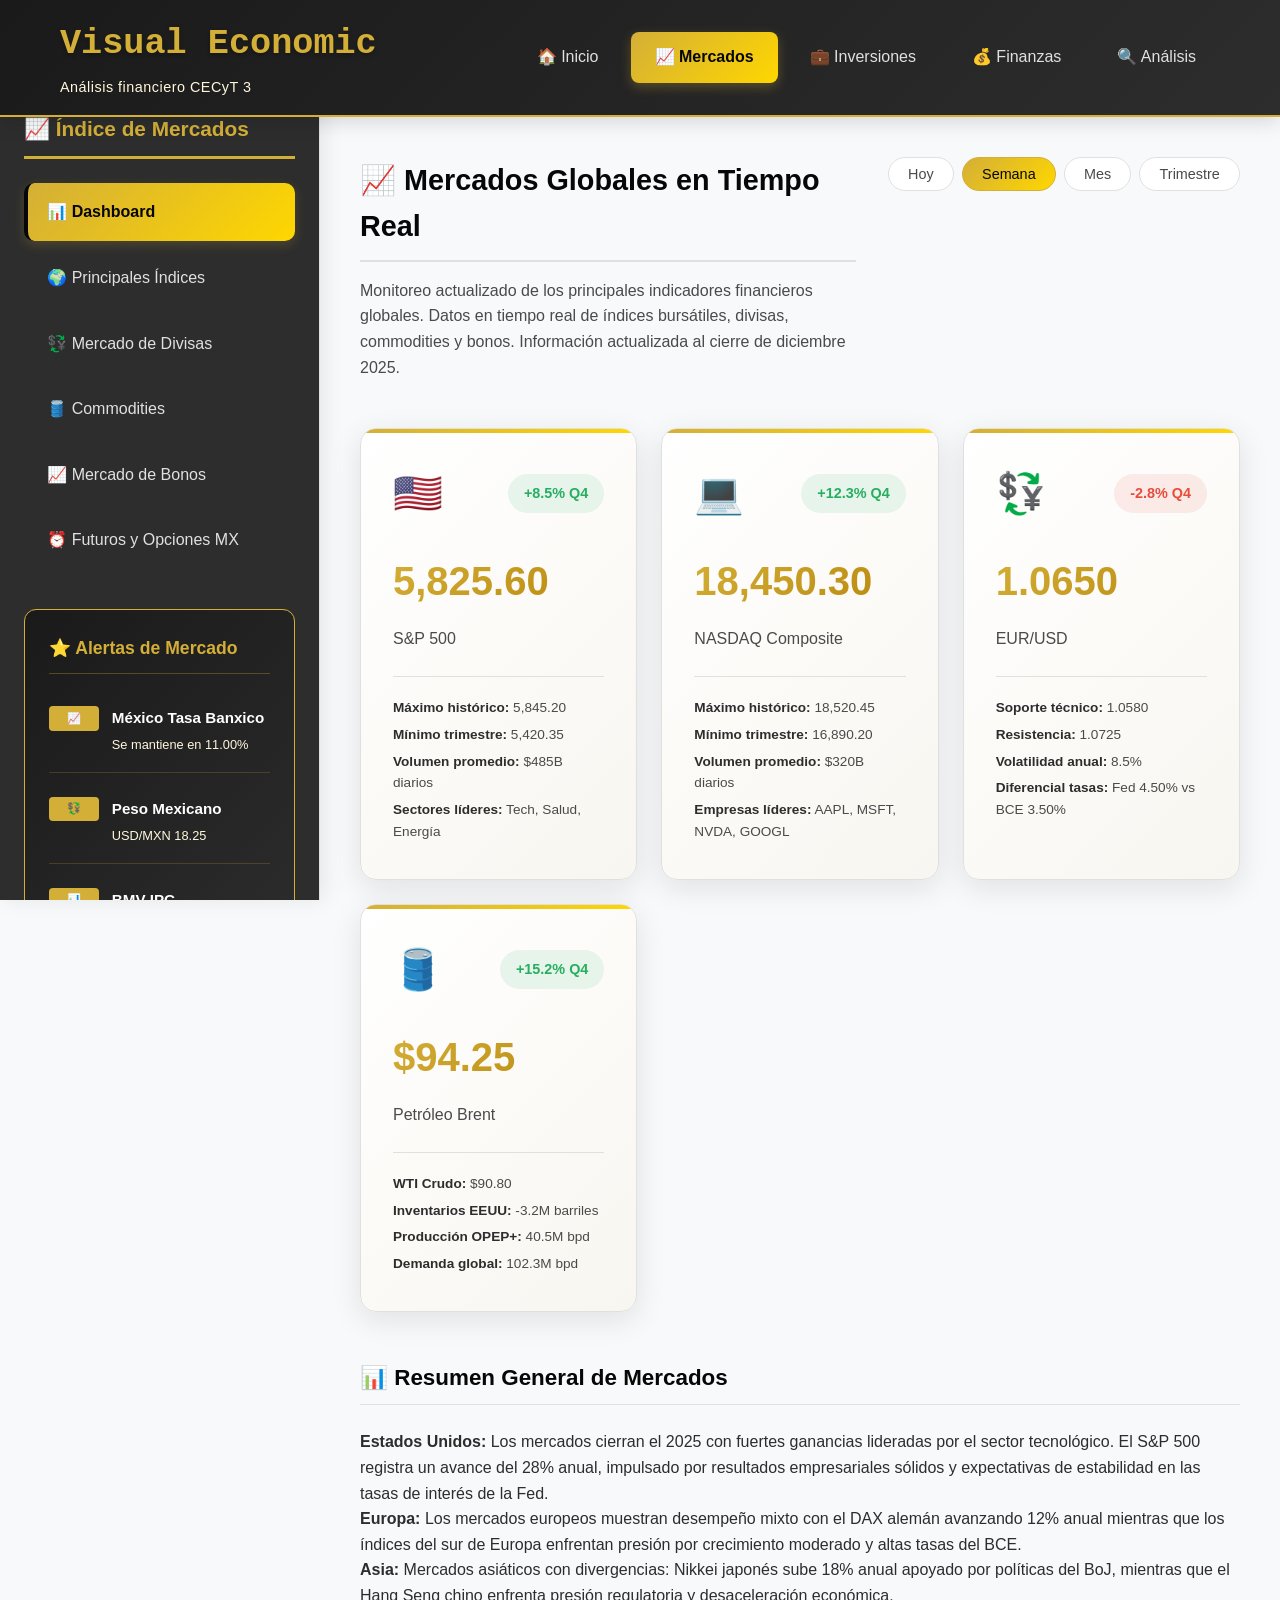
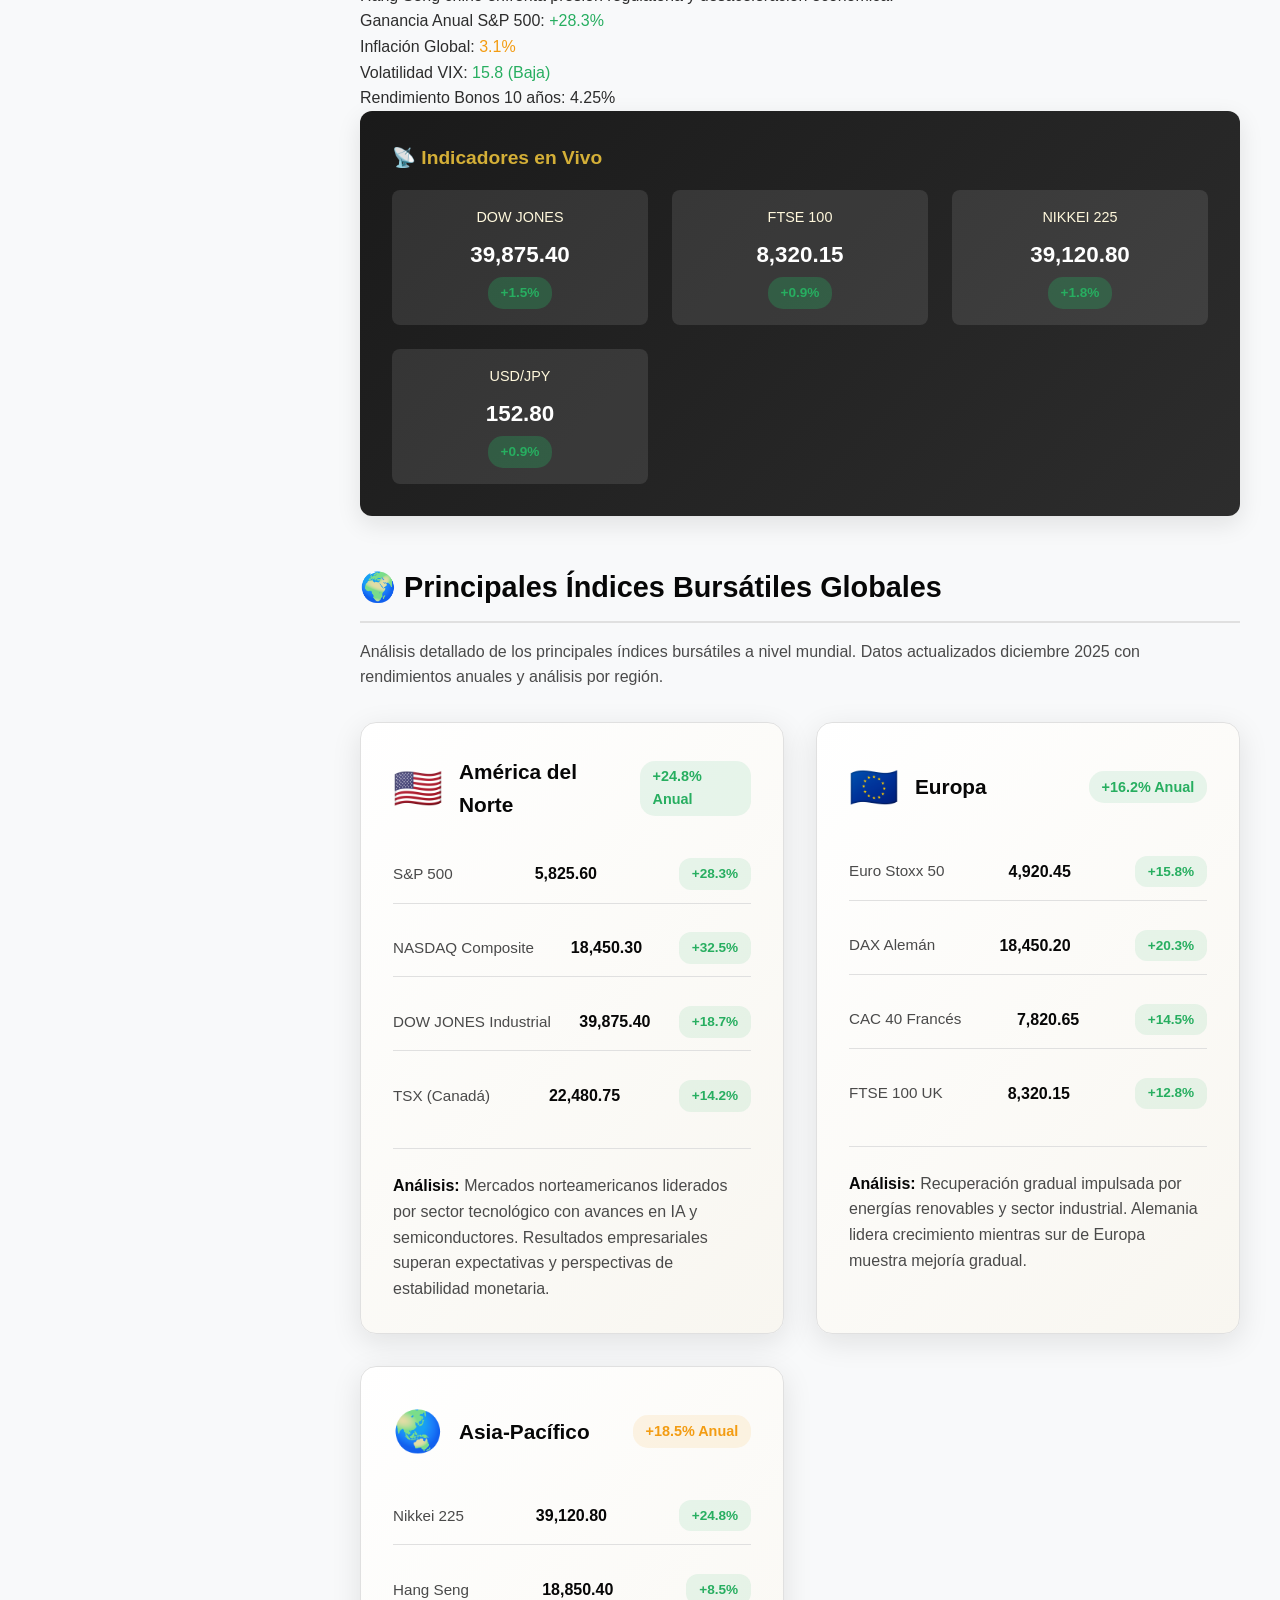
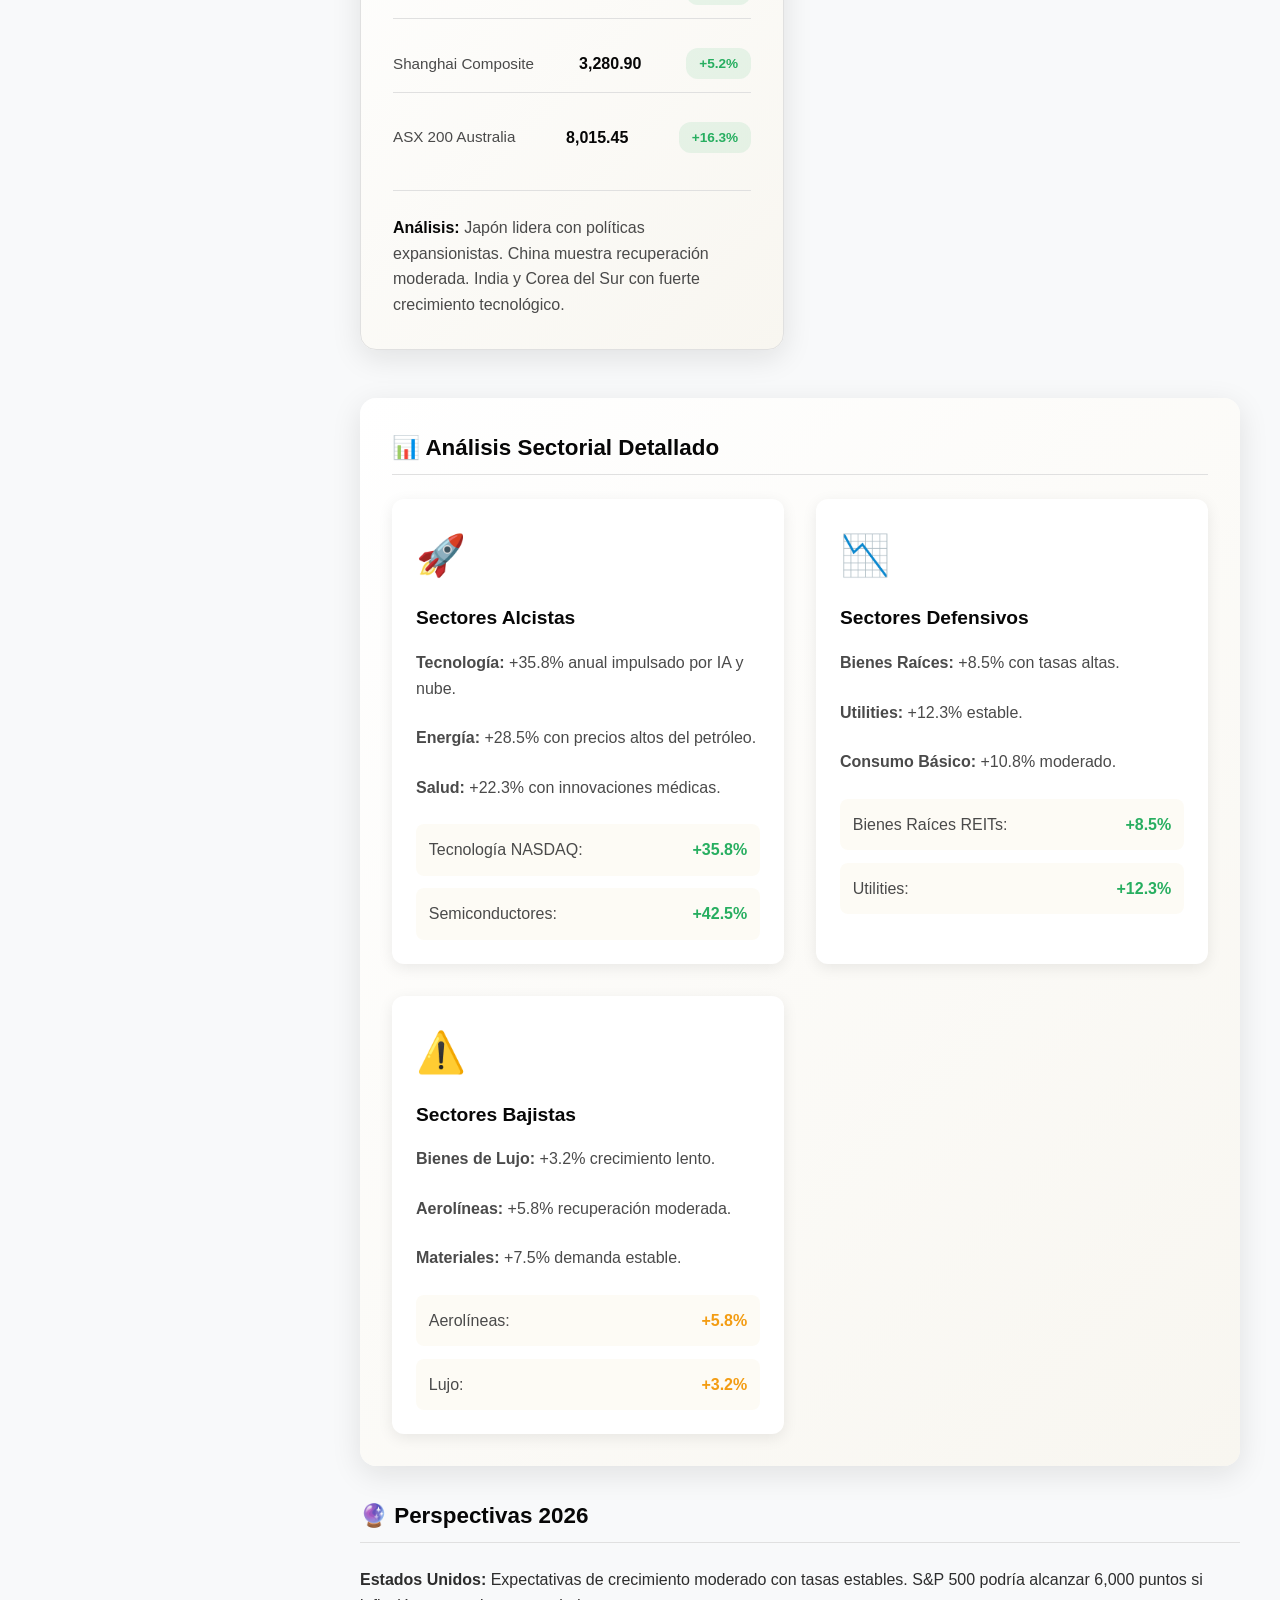
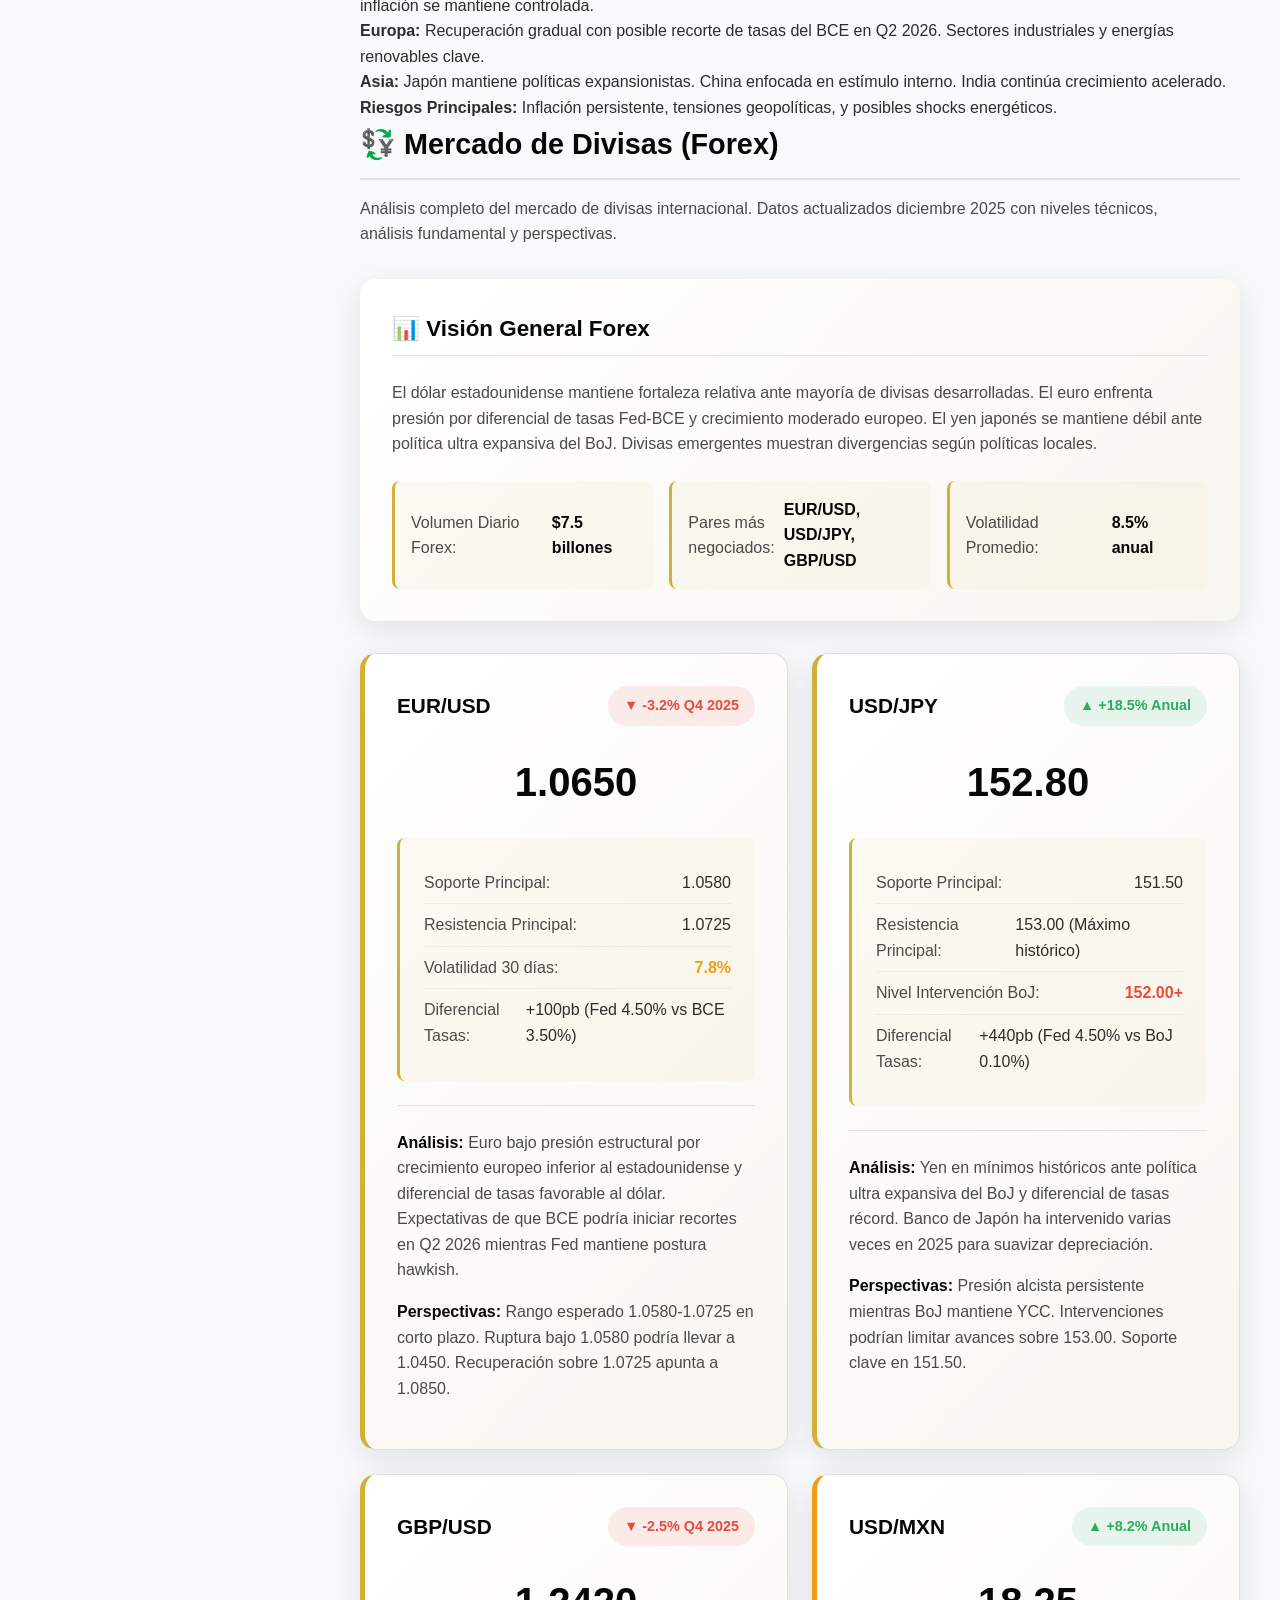
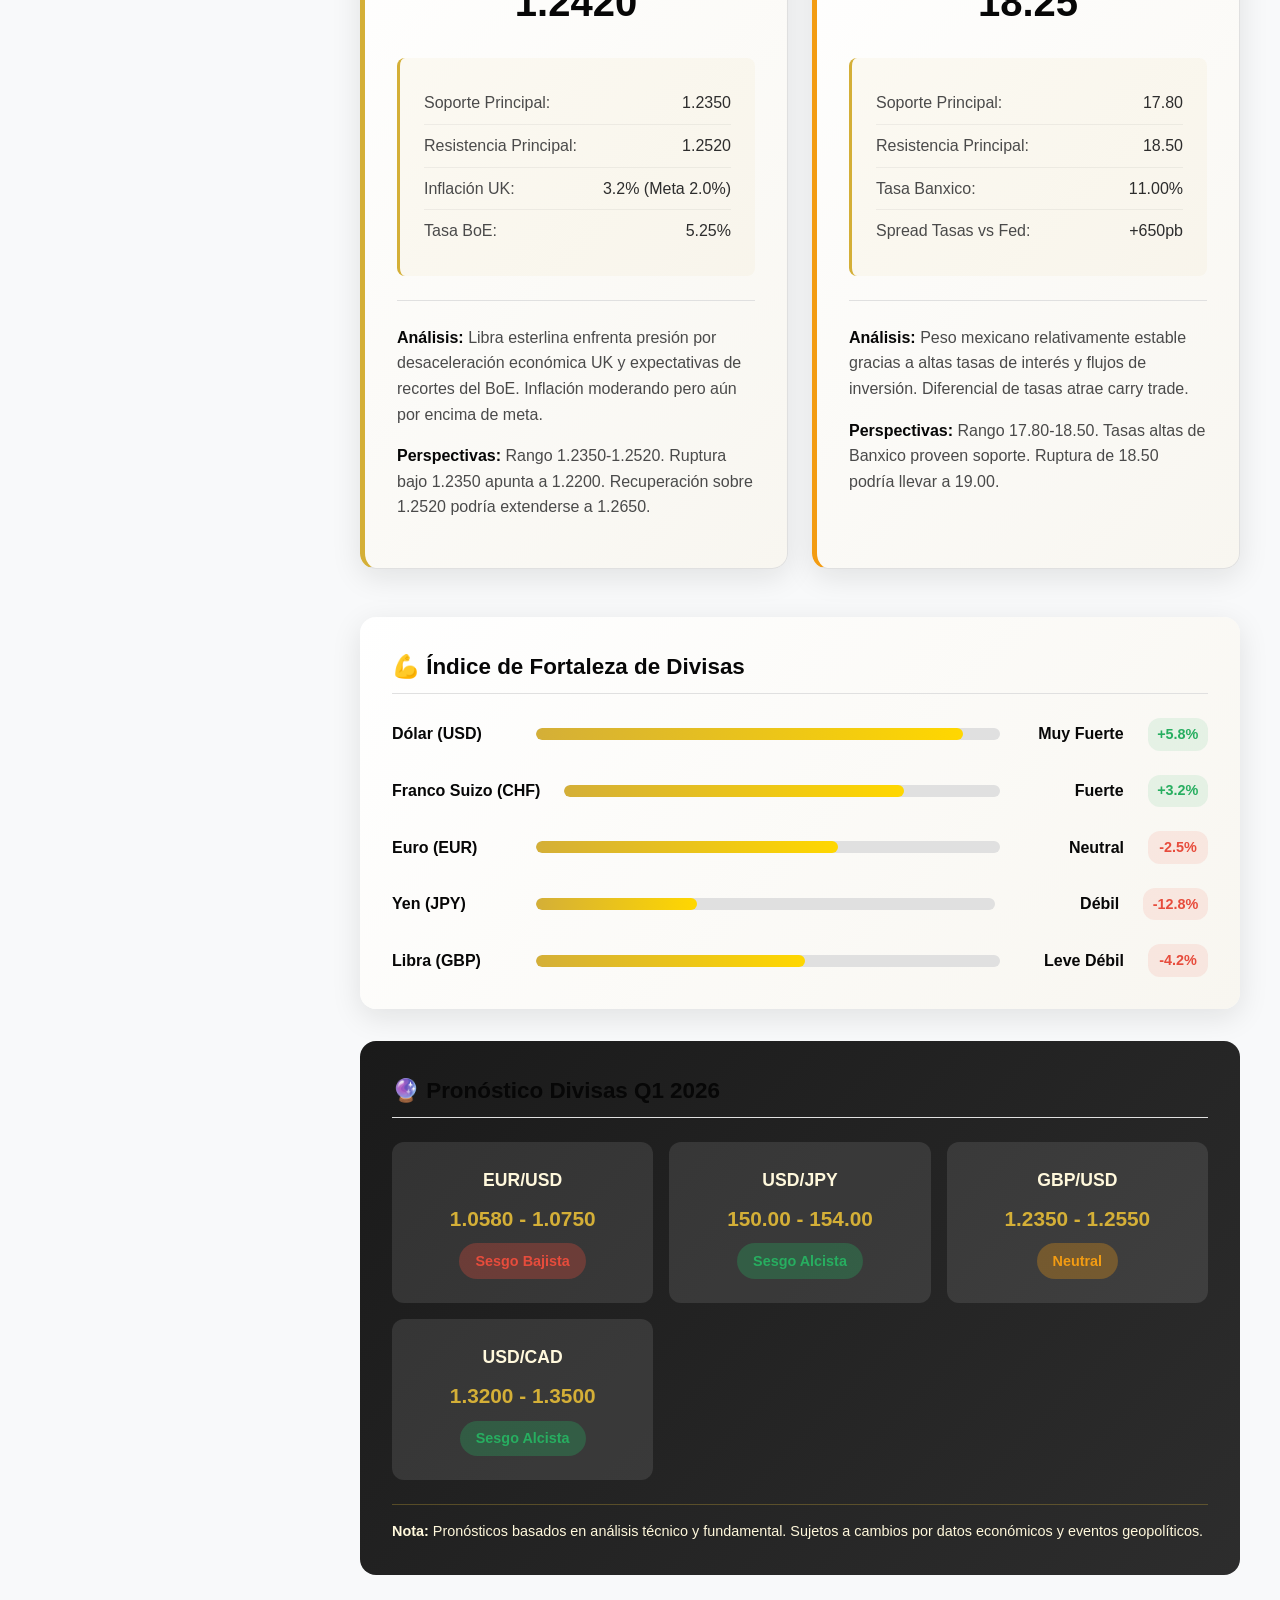
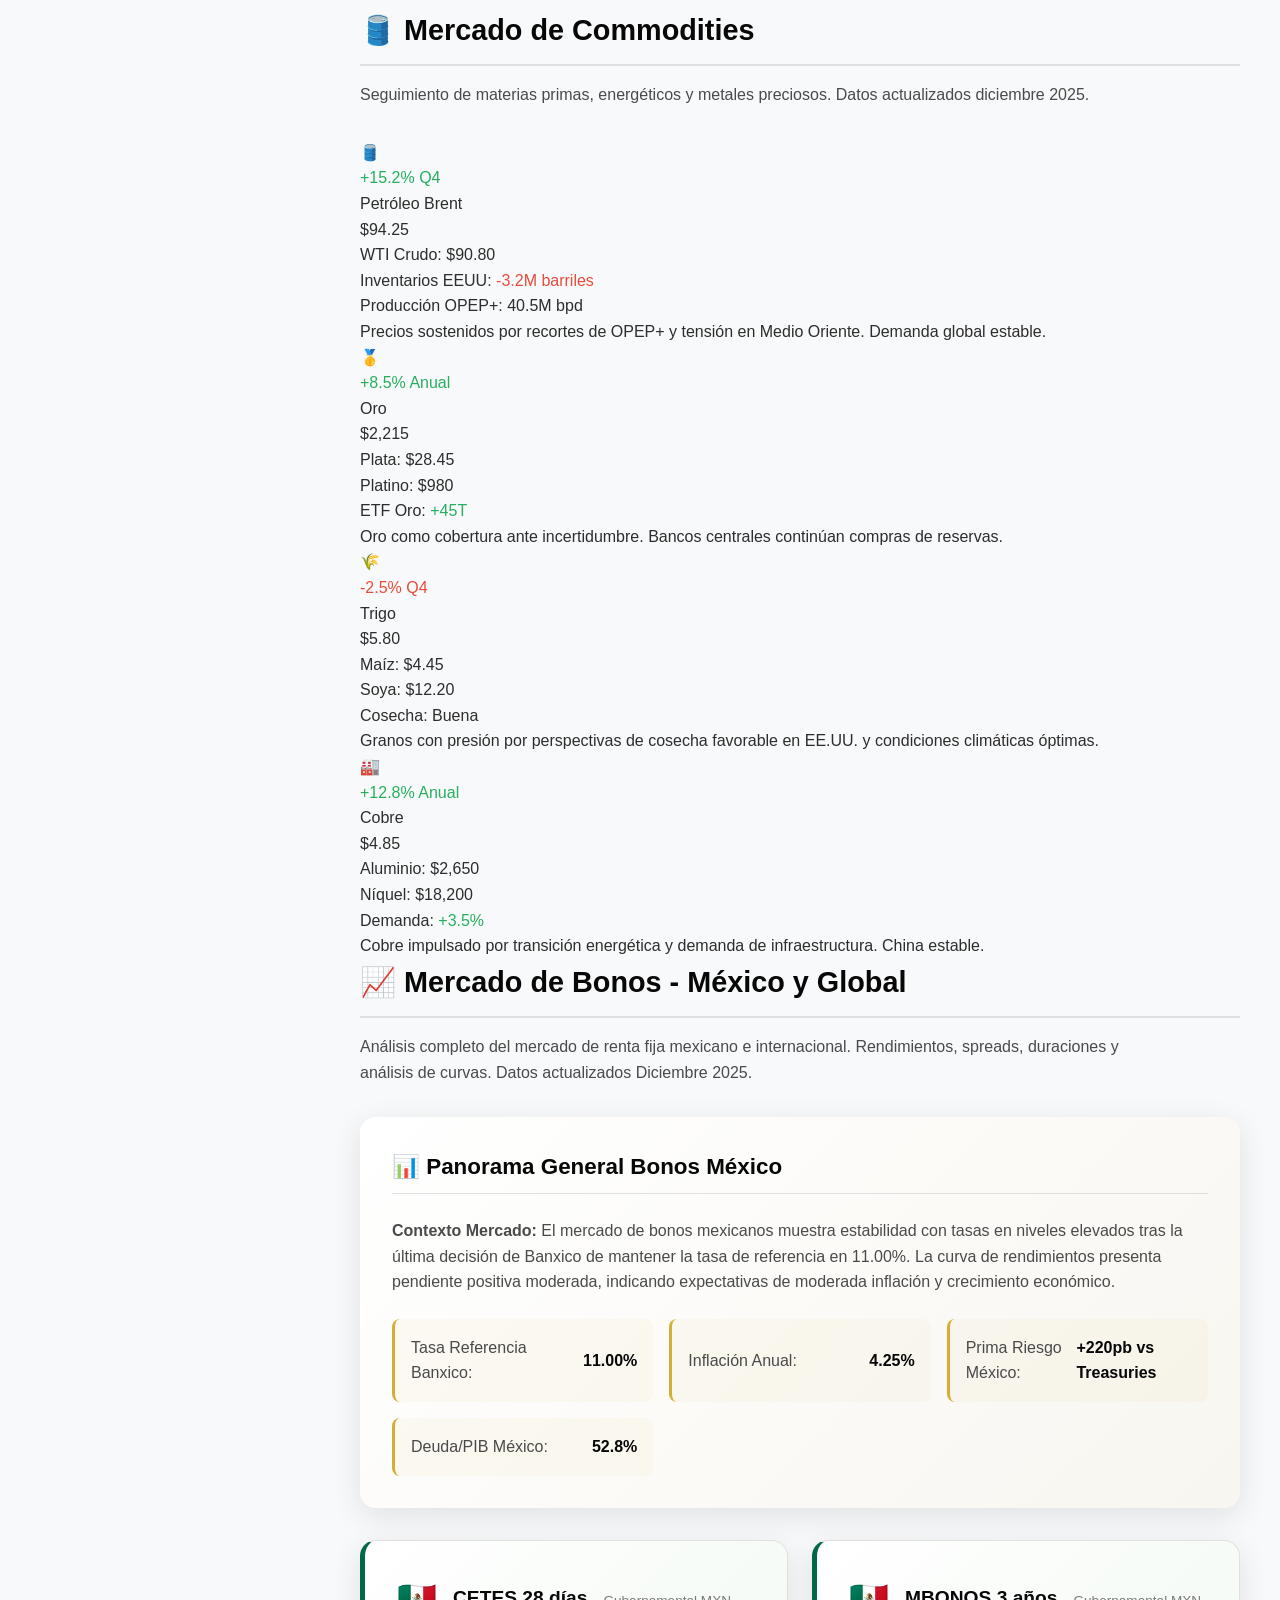
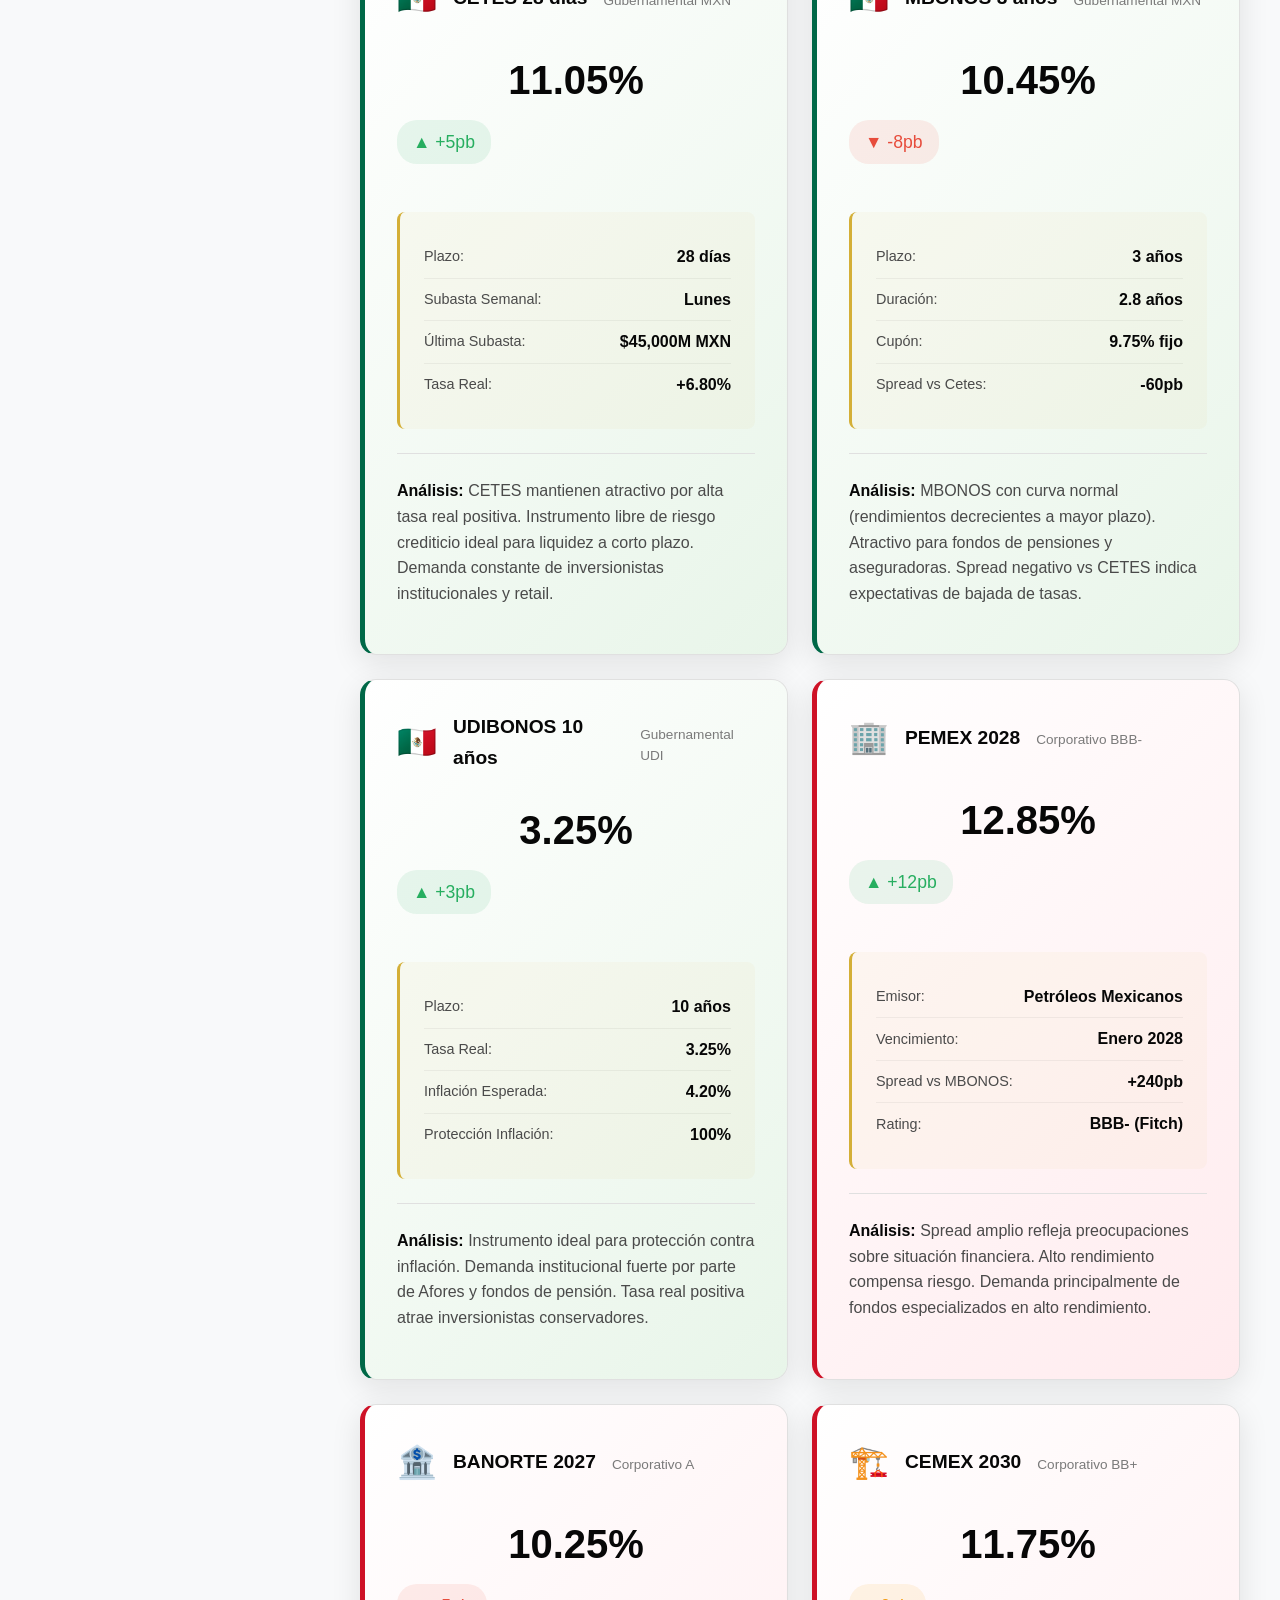
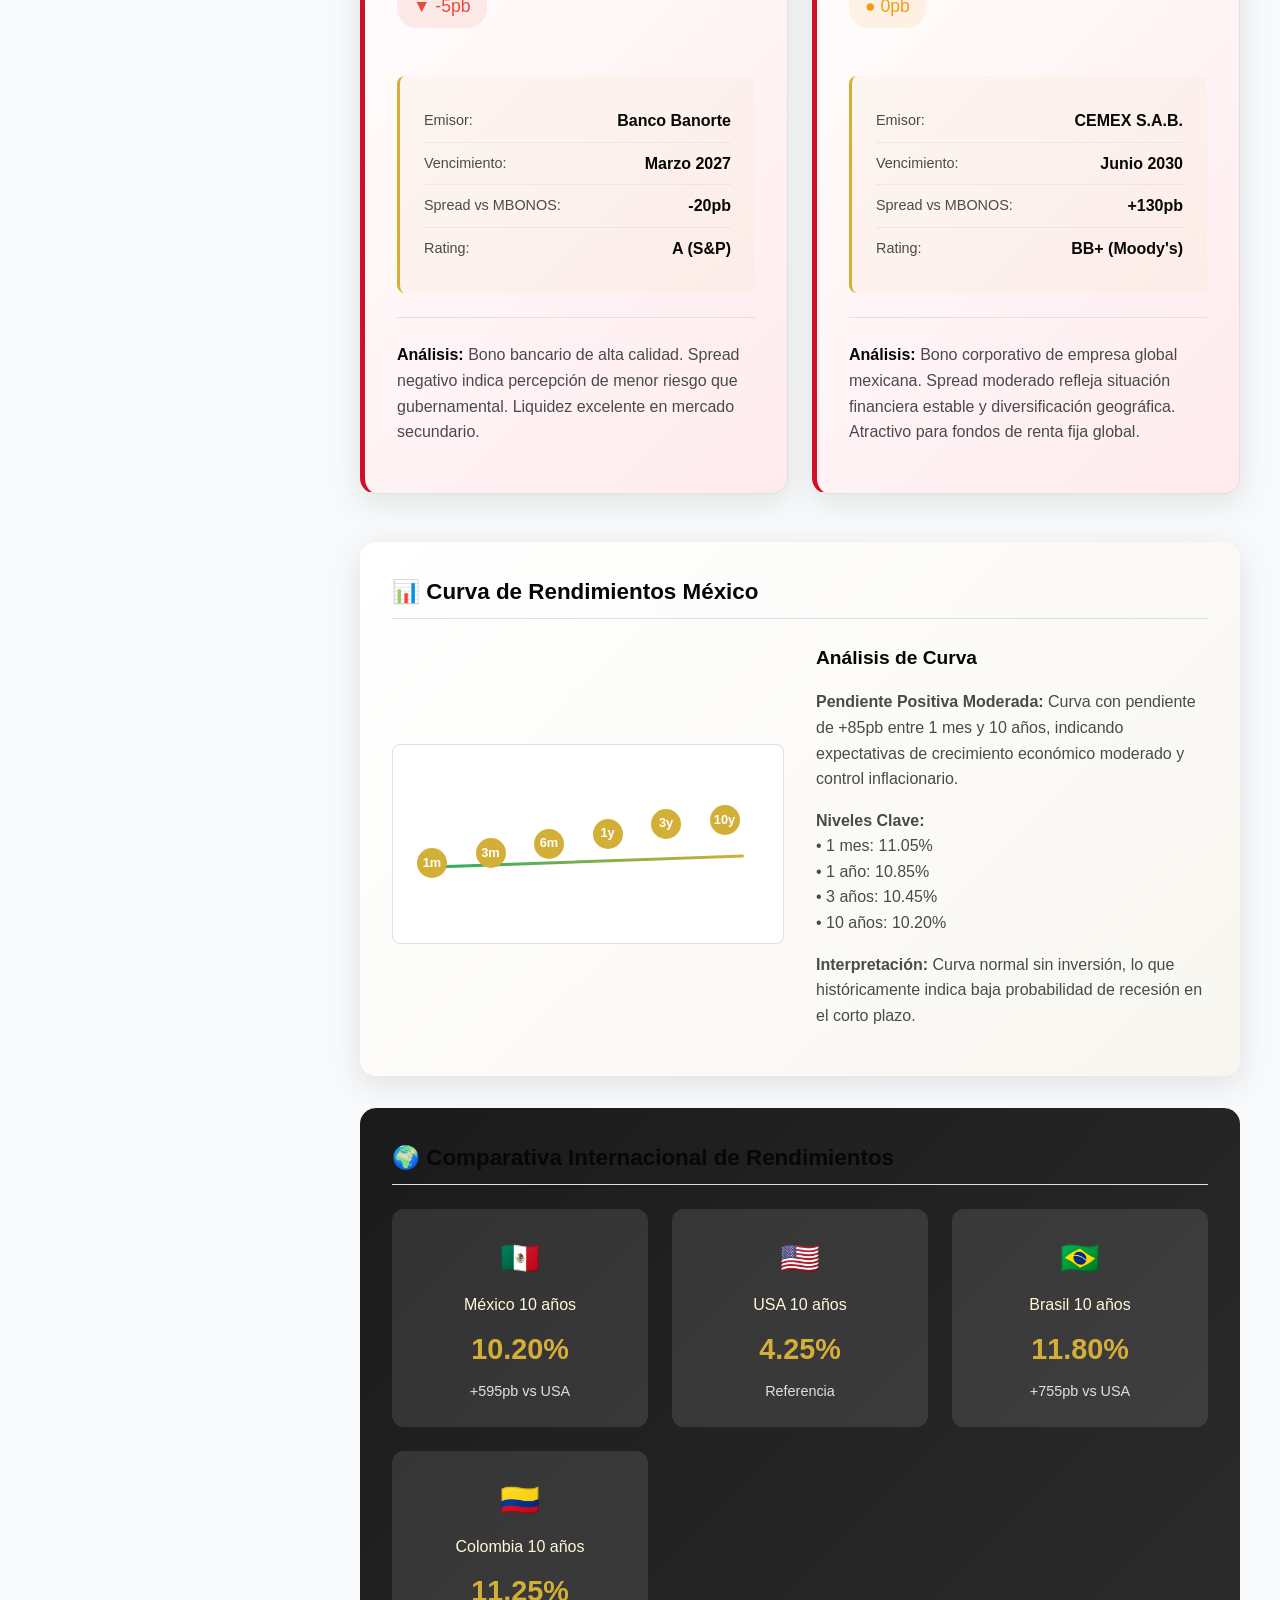
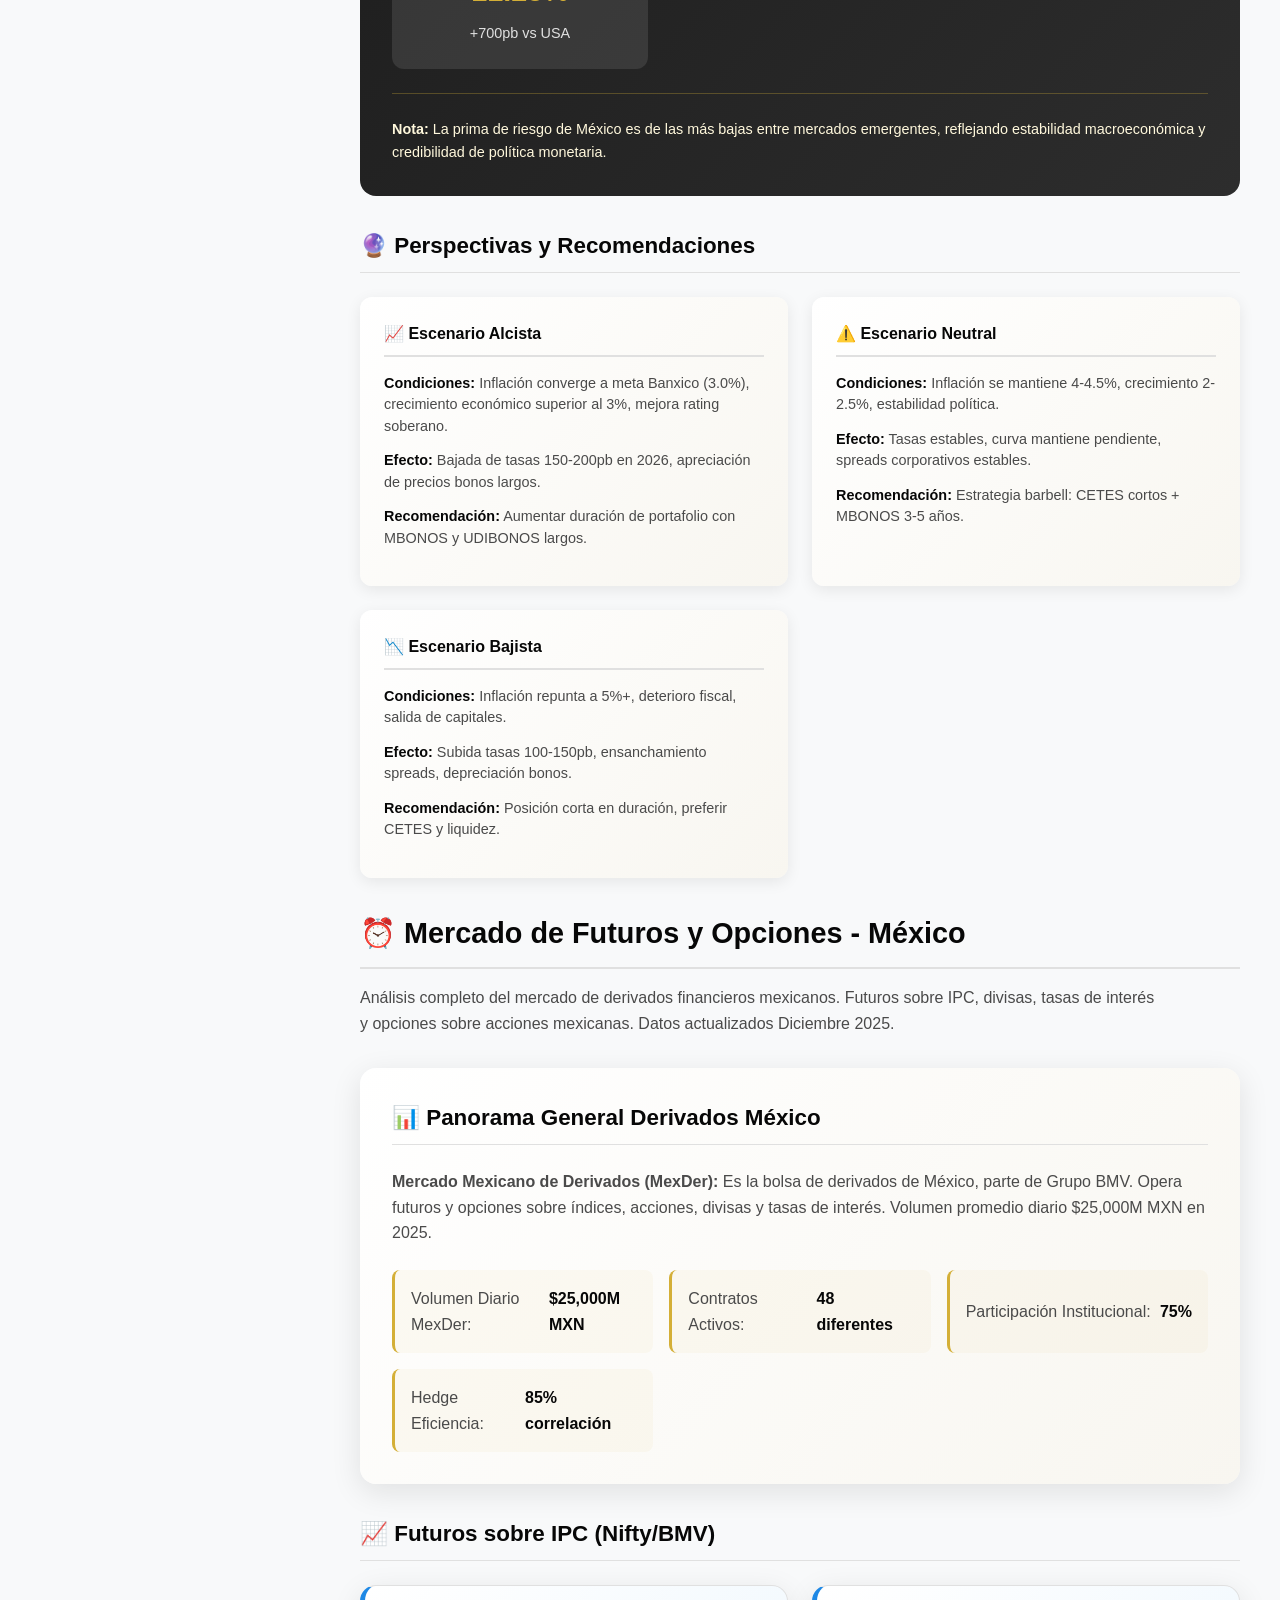
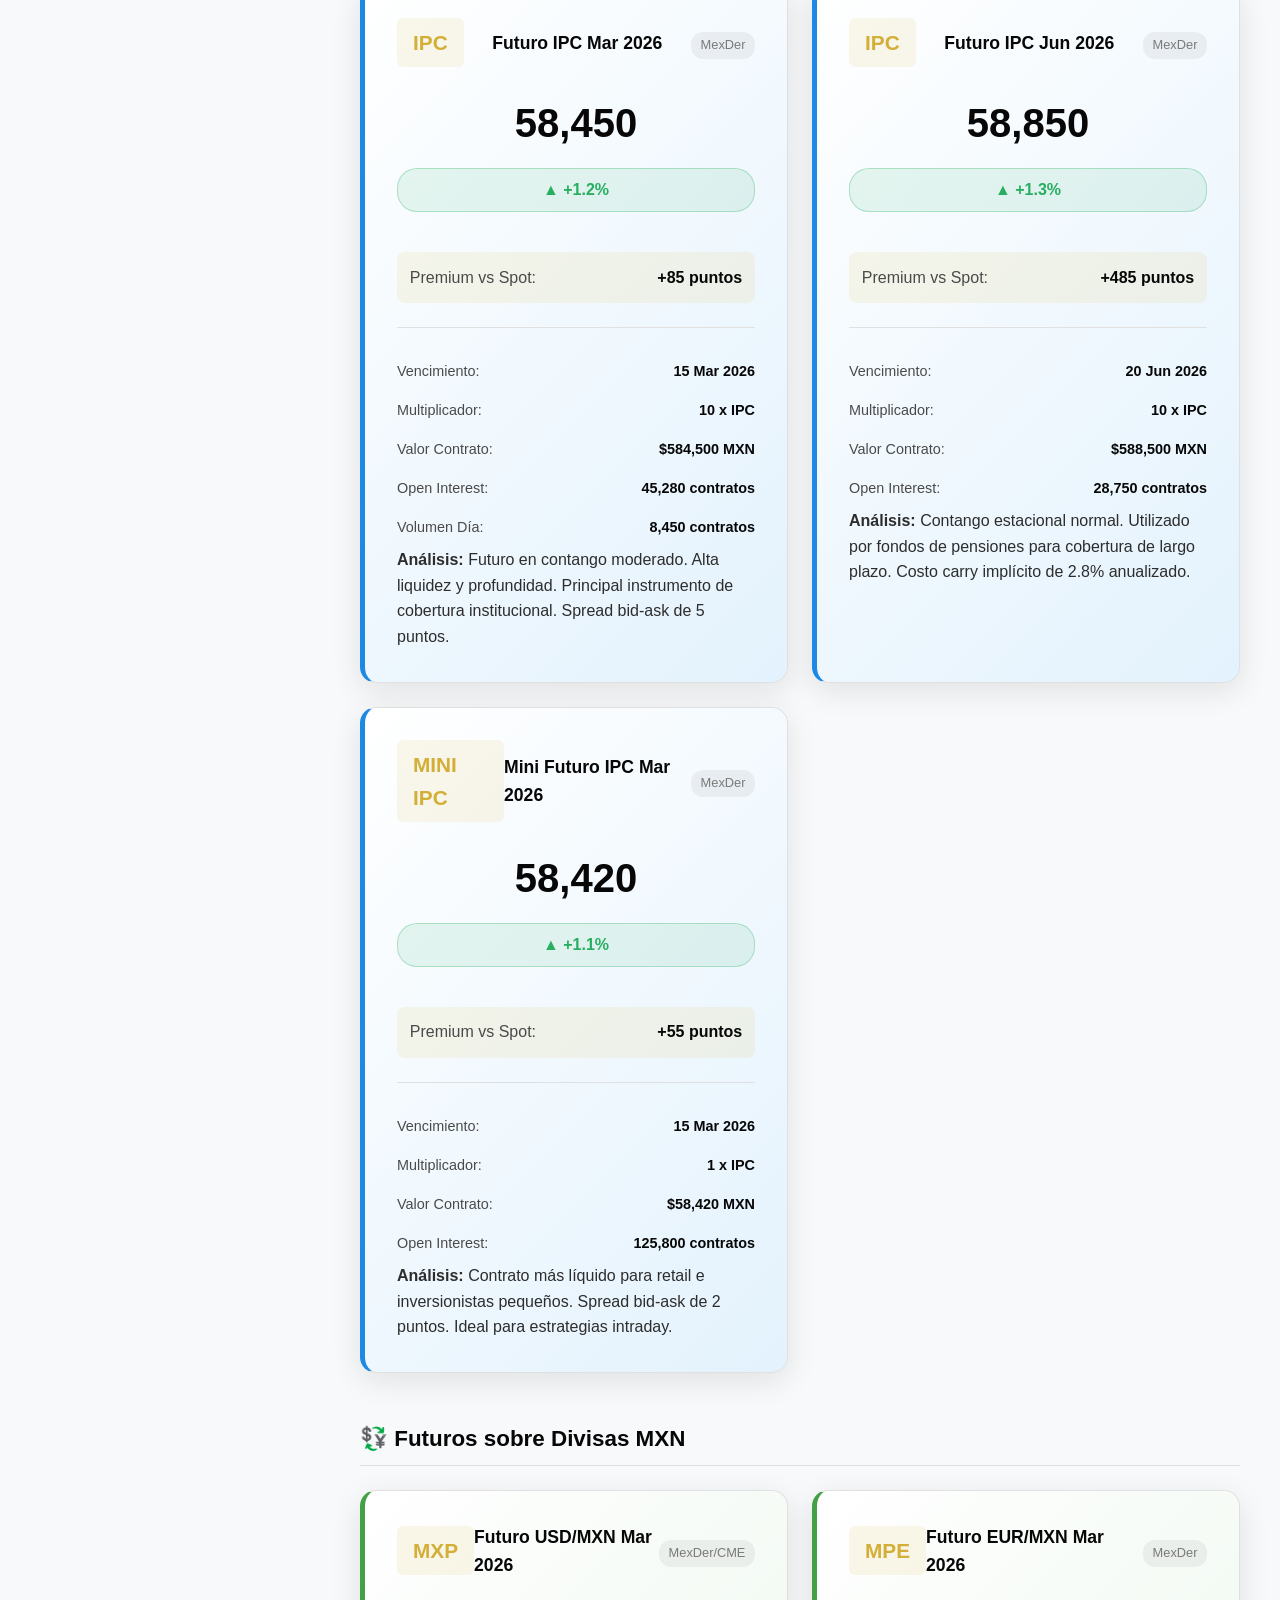
<file: mercados.html>
<!DOCTYPE html>
<html lang="es">
<head>
    <meta charset="UTF-8">
    <meta name="viewport" content="width=device-width, initial-scale=1.0">
    <title>Mercados - Visual Economic</title>
    <link rel="stylesheet" href="mercados.css">
</head>
<body style="background-image: url('https://z101digital.com/wp-content/uploads/2018/12/ezgif-com-video-to-gif-9.gif');">

    <header class="header">
        <div class="container">
            <div class="logo-section">
                <h1 class="logo">Visual Economic</h1>
                <span class="tagline">Análisis financiero CECyT 3</span>
            </div>
            <nav class="top-nav">
                <ul>
                    <li><a href="../index.html" class="nav-link">🏠 Inicio</a></li>
                    <li><a href="mercados.html" class="nav-link active">📈 Mercados</a></li>
                    <li><a href="../inversiones/inversiones.html" class="nav-link">💼 Inversiones</a></li>
                    <li><a href="../finanzas/finanzas.html" class="nav-link">💰 Finanzas</a></li>
                    <li><a href="../analisis/analisis.html" class="nav-link">🔍 Análisis</a></li>
                </ul>
            </nav>
        </div>
    </header>

    <div class="main-container">
        
        <aside class="sidebar">
            <nav class="side-nav">
                <h3>📈 Índice de Mercados</h3>
                <ul>
                    <li><a href="#dashboard" class="side-link active">📊 Dashboard</a></li>
                    <li><a href="#principales" class="side-link">🌍 Principales Índices</a></li>
                    <li><a href="#divisas" class="side-link">💱 Mercado de Divisas</a></li>
                    <li><a href="#commodities" class="side-link">🛢️ Commodities</a></li>
                    <li><a href="#bonos" class="side-link">📈 Mercado de Bonos</a></li>
                    <li><a href="#futuros" class="side-link">⏰ Futuros y Opciones MX</a></li>
                </ul>
            </nav>
            
            <div class="sidebar-widget">
                <h4>⭐ Alertas de Mercado</h4>
                <div class="widget-content">
                    <div class="news-item">
                        <div class="news-badge">📈</div>
                        <div class="news-content">
                            <h5>México Tasa Banxico</h5>
                            <p>Se mantiene en 11.00%</p>
                        </div>
                    </div>
                    <div class="news-item">
                        <div class="news-badge">💱</div>
                        <div class="news-content">
                            <h5>Peso Mexicano</h5>
                            <p>USD/MXN 18.25</p>
                        </div>
                    </div>
                    <div class="news-item">
                        <div class="news-badge">📊</div>
                        <div class="news-content">
                            <h5>BMV IPC</h5>
                            <p>+1.8% sesión</p>
                        </div>
                    </div>
                </div>
            </div>

            <div class="sidebar-widget">
                <h4>📊 Tendencias México</h4>
                <div class="trends-list">
                    <div class="trend-item">
                        <span class="trend-name">CETES 28 días</span>
                        <span class="trend-value">11.05%</span>
                    </div>
                    <div class="trend-item">
                        <span class="trend-name">UDIBONOS</span>
                        <span class="trend-value positive">+1.2%</span>
                    </div>
                    <div class="trend-item">
                        <span class="trend-name">BMV IPC</span>
                        <span class="trend-value positive">+1.8%</span>
                    </div>
                    <div class="trend-item">
                        <span class="trend-name">TIIE 28 días</span>
                        <span class="trend-value">11.25%</span>
                    </div>
                </div>
            </div>
        </aside>

        <main class="content">

            <section id="dashboard" class="content-section active">
                <div class="dashboard-header">
                    <div>
                        <h2 class="section-title">📈 Mercados Globales en Tiempo Real</h2>
                        <p class="dashboard-description">
                            Monitoreo actualizado de los principales indicadores financieros globales. 
                            Datos en tiempo real de índices bursátiles, divisas, commodities y bonos.
                            Información actualizada al cierre de diciembre 2025.
                        </p>
                    </div>
                    <div class="dashboard-controls">
                        <button class="control-btn" data-period="day">Hoy</button>
                        <button class="control-btn active" data-period="week">Semana</button>
                        <button class="control-btn" data-period="month">Mes</button>
                        <button class="control-btn" data-period="quarter">Trimestre</button>
                    </div>
                </div>

                <div class="metrics-grid">
                    <div class="metric-card">
                        <div class="metric-header">
                            <div class="metric-icon">🇺🇸</div>
                            <div class="metric-trend positive">+8.5% Q4</div>
                        </div>
                        <div class="metric-value">5,825.60</div>
                        <div class="metric-label">S&P 500</div>
                        <div class="metric-info">
                            <p><strong>Máximo histórico:</strong> 5,845.20</p>
                            <p><strong>Mínimo trimestre:</strong> 5,420.35</p>
                            <p><strong>Volumen promedio:</strong> $485B diarios</p>
                            <p><strong>Sectores líderes:</strong> Tech, Salud, Energía</p>
                        </div>
                    </div>

                    <div class="metric-card">
                        <div class="metric-header">
                            <div class="metric-icon">💻</div>
                            <div class="metric-trend positive">+12.3% Q4</div>
                        </div>
                        <div class="metric-value">18,450.30</div>
                        <div class="metric-label">NASDAQ Composite</div>
                        <div class="metric-info">
                            <p><strong>Máximo histórico:</strong> 18,520.45</p>
                            <p><strong>Mínimo trimestre:</strong> 16,890.20</p>
                            <p><strong>Volumen promedio:</strong> $320B diarios</p>
                            <p><strong>Empresas líderes:</strong> AAPL, MSFT, NVDA, GOOGL</p>
                        </div>
                    </div>

                    <div class="metric-card">
                        <div class="metric-header">
                            <div class="metric-icon">💱</div>
                            <div class="metric-trend negative">-2.8% Q4</div>
                        </div>
                        <div class="metric-value">1.0650</div>
                        <div class="metric-label">EUR/USD</div>
                        <div class="metric-info">
                            <p><strong>Soporte técnico:</strong> 1.0580</p>
                            <p><strong>Resistencia:</strong> 1.0725</p>
                            <p><strong>Volatilidad anual:</strong> 8.5%</p>
                            <p><strong>Diferencial tasas:</strong> Fed 4.50% vs BCE 3.50%</p>
                        </div>
                    </div>

                    <div class="metric-card">
                        <div class="metric-header">
                            <div class="metric-icon">🛢️</div>
                            <div class="metric-trend positive">+15.2% Q4</div>
                        </div>
                        <div class="metric-value">$94.25</div>
                        <div class="metric-label">Petróleo Brent</div>
                        <div class="metric-info">
                            <p><strong>WTI Crudo:</strong> $90.80</p>
                            <p><strong>Inventarios EEUU:</strong> -3.2M barriles</p>
                            <p><strong>Producción OPEP+:</strong> 40.5M bpd</p>
                            <p><strong>Demanda global:</strong> 102.3M bpd</p>
                        </div>
                    </div>
                </div>

                <div class="market-summary">
                    <h3 class="subsection-title">📊 Resumen General de Mercados</h3>
                    <div class="summary-content">
                        <p><strong>Estados Unidos:</strong> Los mercados cierran el 2025 con fuertes ganancias lideradas por el sector tecnológico. El S&P 500 registra un avance del 28% anual, impulsado por resultados empresariales sólidos y expectativas de estabilidad en las tasas de interés de la Fed.</p>
                        
                        <p><strong>Europa:</strong> Los mercados europeos muestran desempeño mixto con el DAX alemán avanzando 12% anual mientras que los índices del sur de Europa enfrentan presión por crecimiento moderado y altas tasas del BCE.</p>
                        
                        <p><strong>Asia:</strong> Mercados asiáticos con divergencias: Nikkei japonés sube 18% anual apoyado por políticas del BoJ, mientras que el Hang Seng chino enfrenta presión regulatoria y desaceleración económica.</p>
                        
                        <div class="summary-stats">
                            <div class="stat-item">
                                <span>Ganancia Anual S&P 500:</span>
                                <span class="positive">+28.3%</span>
                            </div>
                            <div class="stat-item">
                                <span>Inflación Global:</span>
                                <span class="warning">3.1%</span>
                            </div>
                            <div class="stat-item">
                                <span>Volatilidad VIX:</span>
                                <span class="positive">15.8 (Baja)</span>
                            </div>
                            <div class="stat-item">
                                <span>Rendimiento Bonos 10 años:</span>
                                <span>4.25%</span>
                            </div>
                        </div>
                    </div>
                </div>

                <div class="live-market-banner">
                    <h4>📡 Indicadores en Vivo</h4>
                    <div class="live-indicators">
                        <div class="live-indicator">
                            <span class="indicator-name">DOW JONES</span>
                            <span class="indicator-value">39,875.40</span>
                            <span class="indicator-change positive">+1.5%</span>
                        </div>
                        <div class="live-indicator">
                            <span class="indicator-name">FTSE 100</span>
                            <span class="indicator-value">8,320.15</span>
                            <span class="indicator-change positive">+0.9%</span>
                        </div>
                        <div class="live-indicator">
                            <span class="indicator-name">NIKKEI 225</span>
                            <span class="indicator-value">39,120.80</span>
                            <span class="indicator-change positive">+1.8%</span>
                        </div>
                        <div class="live-indicator">
                            <span class="indicator-name">USD/JPY</span>
                            <span class="indicator-value">152.80</span>
                            <span class="indicator-change positive">+0.9%</span>
                        </div>
                    </div>
                </div>
            </section>


            <section id="principales" class="content-section">
                <div class="section-header">
                    <h2 class="section-title">🌍 Principales Índices Bursátiles Globales</h2>
                    <p class="section-description">
                        Análisis detallado de los principales índices bursátiles a nivel mundial.
                        Datos actualizados diciembre 2025 con rendimientos anuales y análisis por región.
                    </p>
                </div>

                <div class="market-regions">
                    <div class="region-card">
                        <div class="region-header">
                            <div class="region-icon">🇺🇸</div>
                            <div class="region-title">América del Norte</div>
                            <div class="region-performance positive">+24.8% Anual</div>
                        </div>
                        <div class="region-indices">
                            <div class="index-item">
                                <span class="index-name">S&P 500</span>
                                <span class="index-value">5,825.60</span>
                                <span class="index-change positive">+28.3%</span>
                            </div>
                            <div class="index-item">
                                <span class="index-name">NASDAQ Composite</span>
                                <span class="index-value">18,450.30</span>
                                <span class="index-change positive">+32.5%</span>
                            </div>
                            <div class="index-item">
                                <span class="index-name">DOW JONES Industrial</span>
                                <span class="index-value">39,875.40</span>
                                <span class="index-change positive">+18.7%</span>
                            </div>
                            <div class="index-item">
                                <span class="index-name">TSX (Canadá)</span>
                                <span class="index-value">22,480.75</span>
                                <span class="index-change positive">+14.2%</span>
                            </div>
                        </div>
                        <div class="region-analysis">
                            <p><strong>Análisis:</strong> Mercados norteamericanos liderados por sector tecnológico con avances en IA y semiconductores. Resultados empresariales superan expectativas y perspectivas de estabilidad monetaria.</p>
                        </div>
                    </div>

                    <div class="region-card">
                        <div class="region-header">
                            <div class="region-icon">🇪🇺</div>
                            <div class="region-title">Europa</div>
                            <div class="region-performance positive">+16.2% Anual</div>
                        </div>
                        <div class="region-indices">
                            <div class="index-item">
                                <span class="index-name">Euro Stoxx 50</span>
                                <span class="index-value">4,920.45</span>
                                <span class="index-change positive">+15.8%</span>
                            </div>
                            <div class="index-item">
                                <span class="index-name">DAX Alemán</span>
                                <span class="index-value">18,450.20</span>
                                <span class="index-change positive">+20.3%</span>
                            </div>
                            <div class="index-item">
                                <span class="index-name">CAC 40 Francés</span>
                                <span class="index-value">7,820.65</span>
                                <span class="index-change positive">+14.5%</span>
                            </div>
                            <div class="index-item">
                                <span class="index-name">FTSE 100 UK</span>
                                <span class="index-value">8,320.15</span>
                                <span class="index-change positive">+12.8%</span>
                            </div>
                        </div>
                        <div class="region-analysis">
                            <p><strong>Análisis:</strong> Recuperación gradual impulsada por energías renovables y sector industrial. Alemania lidera crecimiento mientras sur de Europa muestra mejoría gradual.</p>
                        </div>
                    </div>

                    <div class="region-card">
                        <div class="region-header">
                            <div class="region-icon">🌏</div>
                            <div class="region-title">Asia-Pacífico</div>
                            <div class="region-performance mixed">+18.5% Anual</div>
                        </div>
                        <div class="region-indices">
                            <div class="index-item">
                                <span class="index-name">Nikkei 225</span>
                                <span class="index-value">39,120.80</span>
                                <span class="index-change positive">+24.8%</span>
                            </div>
                            <div class="index-item">
                                <span class="index-name">Hang Seng</span>
                                <span class="index-value">18,850.40</span>
                                <span class="index-change positive">+8.5%</span>
                            </div>
                            <div class="index-item">
                                <span class="index-name">Shanghai Composite</span>
                                <span class="index-value">3,280.90</span>
                                <span class="index-change positive">+5.2%</span>
                            </div>
                            <div class="index-item">
                                <span class="index-name">ASX 200 Australia</span>
                                <span class="index-value">8,015.45</span>
                                <span class="index-change positive">+16.3%</span>
                            </div>
                        </div>
                        <div class="region-analysis">
                            <p><strong>Análisis:</strong> Japón lidera con políticas expansionistas. China muestra recuperación moderada. India y Corea del Sur con fuerte crecimiento tecnológico.</p>
                        </div>
                    </div>
                </div>

                <div class="market-analysis">
                    <h3 class="subsection-title">📊 Análisis Sectorial Detallado</h3>
                    <div class="analysis-grid">
                        <div class="analysis-card">
                            <div class="analysis-icon">🚀</div>
                            <h4>Sectores Alcistas</h4>
                            <p><strong>Tecnología:</strong> +35.8% anual impulsado por IA y nube.</p>
                            <p><strong>Energía:</strong> +28.5% con precios altos del petróleo.</p>
                            <p><strong>Salud:</strong> +22.3% con innovaciones médicas.</p>
                            <div class="analysis-metrics">
                                <div class="analysis-metric">
                                    <span>Tecnología NASDAQ:</span>
                                    <span class="positive">+35.8%</span>
                                </div>
                                <div class="analysis-metric">
                                    <span>Semiconductores:</span>
                                    <span class="positive">+42.5%</span>
                                </div>
                            </div>
                        </div>
                        <div class="analysis-card">
                            <div class="analysis-icon">📉</div>
                            <h4>Sectores Defensivos</h4>
                            <p><strong>Bienes Raíces:</strong> +8.5% con tasas altas.</p>
                            <p><strong>Utilities:</strong> +12.3% estable.</p>
                            <p><strong>Consumo Básico:</strong> +10.8% moderado.</p>
                            <div class="analysis-metrics">
                                <div class="analysis-metric">
                                    <span>Bienes Raíces REITs:</span>
                                    <span class="positive">+8.5%</span>
                                </div>
                                <div class="analysis-metric">
                                    <span>Utilities:</span>
                                    <span class="positive">+12.3%</span>
                                </div>
                            </div>
                        </div>
                        <div class="analysis-card">
                            <div class="analysis-icon">⚠️</div>
                            <h4>Sectores Bajistas</h4>
                            <p><strong>Bienes de Lujo:</strong> +3.2% crecimiento lento.</p>
                            <p><strong>Aerolíneas:</strong> +5.8% recuperación moderada.</p>
                            <p><strong>Materiales:</strong> +7.5% demanda estable.</p>
                            <div class="analysis-metrics">
                                <div class="analysis-metric">
                                    <span>Aerolíneas:</span>
                                    <span class="warning">+5.8%</span>
                                </div>
                                <div class="analysis-metric">
                                    <span>Lujo:</span>
                                    <span class="warning">+3.2%</span>
                                </div>
                            </div>
                        </div>
                    </div>
                </div>

                <div class="market-outlook">
                    <h3 class="subsection-title">🔮 Perspectivas 2026</h3>
                    <div class="outlook-content">
                        <p><strong>Estados Unidos:</strong> Expectativas de crecimiento moderado con tasas estables. S&P 500 podría alcanzar 6,000 puntos si inflación se mantiene controlada.</p>
                        <p><strong>Europa:</strong> Recuperación gradual con posible recorte de tasas del BCE en Q2 2026. Sectores industriales y energías renovables clave.</p>
                        <p><strong>Asia:</strong> Japón mantiene políticas expansionistas. China enfocada en estímulo interno. India continúa crecimiento acelerado.</p>
                        <p><strong>Riesgos Principales:</strong> Inflación persistente, tensiones geopolíticas, y posibles shocks energéticos.</p>
                    </div>
                </div>
            </section>

    
            <section id="divisas" class="content-section">
                <div class="section-header">
                    <h2 class="section-title">💱 Mercado de Divisas (Forex)</h2>
                    <p class="section-description">
                        Análisis completo del mercado de divisas internacional. 
                        Datos actualizados diciembre 2025 con niveles técnicos, análisis fundamental y perspectivas.
                    </p>
                </div>

                <div class="forex-overview">
                    <h3 class="subsection-title">📊 Visión General Forex</h3>
                    <div class="overview-content">
                        <p>El dólar estadounidense mantiene fortaleza relativa ante mayoría de divisas desarrolladas. El euro enfrenta presión por diferencial de tasas Fed-BCE y crecimiento moderado europeo. El yen japonés se mantiene débil ante política ultra expansiva del BoJ. Divisas emergentes muestran divergencias según políticas locales.</p>
                        
                        <div class="overview-stats">
                            <div class="overview-stat">
                                <span>Volumen Diario Forex:</span>
                                <span class="highlight">$7.5 billones</span>
                            </div>
                            <div class="overview-stat">
                                <span>Pares más negociados:</span>
                                <span>EUR/USD, USD/JPY, GBP/USD</span>
                            </div>
                            <div class="overview-stat">
                                <span>Volatilidad Promedio:</span>
                                <span>8.5% anual</span>
                            </div>
                        </div>
                    </div>
                </div>

                <div class="forex-grid">
                    <div class="forex-card major">
                        <div class="forex-header">
                            <div class="forex-pair">EUR/USD</div>
                            <div class="forex-trend negative">▼ -3.2% Q4 2025</div>
                        </div>
                        <div class="forex-value">1.0650</div>
                        <div class="forex-details">
                            <div class="forex-detail">
                                <span>Soporte Principal:</span>
                                <span>1.0580</span>
                            </div>
                            <div class="forex-detail">
                                <span>Resistencia Principal:</span>
                                <span>1.0725</span>
                            </div>
                            <div class="forex-detail">
                                <span>Volatilidad 30 días:</span>
                                <span class="medium">7.8%</span>
                            </div>
                            <div class="forex-detail">
                                <span>Diferencial Tasas:</span>
                                <span>+100pb (Fed 4.50% vs BCE 3.50%)</span>
                            </div>
                        </div>
                        <div class="forex-analysis">
                            <p><strong>Análisis:</strong> Euro bajo presión estructural por crecimiento europeo inferior al estadounidense y diferencial de tasas favorable al dólar. Expectativas de que BCE podría iniciar recortes en Q2 2026 mientras Fed mantiene postura hawkish.</p>
                            <p><strong>Perspectivas:</strong> Rango esperado 1.0580-1.0725 en corto plazo. Ruptura bajo 1.0580 podría llevar a 1.0450. Recuperación sobre 1.0725 apunta a 1.0850.</p>
                        </div>
                    </div>

                    <div class="forex-card major">
                        <div class="forex-header">
                            <div class="forex-pair">USD/JPY</div>
                            <div class="forex-trend positive">▲ +18.5% Anual</div>
                        </div>
                        <div class="forex-value">152.80</div>
                        <div class="forex-details">
                            <div class="forex-detail">
                                <span>Soporte Principal:</span>
                                <span>151.50</span>
                            </div>
                            <div class="forex-detail">
                                <span>Resistencia Principal:</span>
                                <span>153.00 (Máximo histórico)</span>
                            </div>
                            <div class="forex-detail">
                                <span>Nivel Intervención BoJ:</span>
                                <span class="high">152.00+</span>
                            </div>
                            <div class="forex-detail">
                                <span>Diferencial Tasas:</span>
                                <span>+440pb (Fed 4.50% vs BoJ 0.10%)</span>
                            </div>
                        </div>
                        <div class="forex-analysis">
                            <p><strong>Análisis:</strong> Yen en mínimos históricos ante política ultra expansiva del BoJ y diferencial de tasas récord. Banco de Japón ha intervenido varias veces en 2025 para suavizar depreciación.</p>
                            <p><strong>Perspectivas:</strong> Presión alcista persistente mientras BoJ mantiene YCC. Intervenciones podrían limitar avances sobre 153.00. Soporte clave en 151.50.</p>
                        </div>
                    </div>

                    <div class="forex-card major">
                        <div class="forex-header">
                            <div class="forex-pair">GBP/USD</div>
                            <div class="forex-trend negative">▼ -2.5% Q4 2025</div>
                        </div>
                        <div class="forex-value">1.2420</div>
                        <div class="forex-details">
                            <div class="forex-detail">
                                <span>Soporte Principal:</span>
                                <span>1.2350</span>
                            </div>
                            <div class="forex-detail">
                                <span>Resistencia Principal:</span>
                                <span>1.2520</span>
                            </div>
                            <div class="forex-detail">
                                <span>Inflación UK:</span>
                                <span>3.2% (Meta 2.0%)</span>
                            </div>
                            <div class="forex-detail">
                                <span>Tasa BoE:</span>
                                <span>5.25%</span>
                            </div>
                        </div>
                        <div class="forex-analysis">
                            <p><strong>Análisis:</strong> Libra esterlina enfrenta presión por desaceleración económica UK y expectativas de recortes del BoE. Inflación moderando pero aún por encima de meta.</p>
                            <p><strong>Perspectivas:</strong> Rango 1.2350-1.2520. Ruptura bajo 1.2350 apunta a 1.2200. Recuperación sobre 1.2520 podría extenderse a 1.2650.</p>
                        </div>
                    </div>

                    <div class="forex-card exotic">
                        <div class="forex-header">
                            <div class="forex-pair">USD/MXN</div>
                            <div class="forex-trend positive">▲ +8.2% Anual</div>
                        </div>
                        <div class="forex-value">18.25</div>
                        <div class="forex-details">
                            <div class="forex-detail">
                                <span>Soporte Principal:</span>
                                <span>17.80</span>
                            </div>
                            <div class="forex-detail">
                                <span>Resistencia Principal:</span>
                                <span>18.50</span>
                            </div>
                            <div class="forex-detail">
                                <span>Tasa Banxico:</span>
                                <span>11.00%</span>
                            </div>
                            <div class="forex-detail">
                                <span>Spread Tasas vs Fed:</span>
                                <span>+650pb</span>
                            </div>
                        </div>
                        <div class="forex-analysis">
                            <p><strong>Análisis:</strong> Peso mexicano relativamente estable gracias a altas tasas de interés y flujos de inversión. Diferencial de tasas atrae carry trade.</p>
                            <p><strong>Perspectivas:</strong> Rango 17.80-18.50. Tasas altas de Banxico proveen soporte. Ruptura de 18.50 podría llevar a 19.00.</p>
                        </div>
                    </div>
                </div>

                <div class="currency-strength">
                    <h3 class="subsection-title">💪 Índice de Fortaleza de Divisas</h3>
                    <div class="strength-meters">
                        <div class="strength-meter">
                            <span class="currency-name">Dólar (USD)</span>
                            <div class="meter-bar">
                                <div class="meter-fill" style="width: 92%"></div>
                            </div>
                            <span class="strength-value">Muy Fuerte</span>
                            <span class="strength-change positive">+5.8%</span>
                        </div>
                        <div class="strength-meter">
                            <span class="currency-name">Franco Suizo (CHF)</span>
                            <div class="meter-bar">
                                <div class="meter-fill" style="width: 78%"></div>
                            </div>
                            <span class="strength-value">Fuerte</span>
                            <span class="strength-change positive">+3.2%</span>
                        </div>
                        <div class="strength-meter">
                            <span class="currency-name">Euro (EUR)</span>
                            <div class="meter-bar">
                                <div class="meter-fill" style="width: 65%"></div>
                            </div>
                            <span class="strength-value">Neutral</span>
                            <span class="strength-change negative">-2.5%</span>
                        </div>
                        <div class="strength-meter">
                            <span class="currency-name">Yen (JPY)</span>
                            <div class="meter-bar">
                                <div class="meter-fill" style="width: 35%"></div>
                            </div>
                            <span class="strength-value">Débil</span>
                            <span class="strength-change negative">-12.8%</span>
                        </div>
                        <div class="strength-meter">
                            <span class="currency-name">Libra (GBP)</span>
                            <div class="meter-bar">
                                <div class="meter-fill" style="width: 58%"></div>
                            </div>
                            <span class="strength-value">Leve Débil</span>
                            <span class="strength-change negative">-4.2%</span>
                        </div>
                    </div>
                </div>

                <div class="forex-forecast">
                    <h3 class="subsection-title">🔮 Pronóstico Divisas Q1 2026</h3>
                    <div class="forecast-content">
                        <div class="forecast-item">
                            <span class="forecast-pair">EUR/USD</span>
                            <span class="forecast-range">1.0580 - 1.0750</span>
                            <span class="forecast-bias negative">Sesgo Bajista</span>
                        </div>
                        <div class="forecast-item">
                            <span class="forecast-pair">USD/JPY</span>
                            <span class="forecast-range">150.00 - 154.00</span>
                            <span class="forecast-bias positive">Sesgo Alcista</span>
                        </div>
                        <div class="forecast-item">
                            <span class="forecast-pair">GBP/USD</span>
                            <span class="forecast-range">1.2350 - 1.2550</span>
                            <span class="forecast-bias neutral">Neutral</span>
                        </div>
                        <div class="forecast-item">
                            <span class="forecast-pair">USD/CAD</span>
                            <span class="forecast-range">1.3200 - 1.3500</span>
                            <span class="forecast-bias positive">Sesgo Alcista</span>
                        </div>
                    </div>
                    <p class="forecast-note"><strong>Nota:</strong> Pronósticos basados en análisis técnico y fundamental. Sujetos a cambios por datos económicos y eventos geopolíticos.</p>
                </div>
            </section>


            <section id="commodities" class="content-section">
                <div class="section-header">
                    <h2 class="section-title">🛢️ Mercado de Commodities</h2>
                    <p class="section-description">
                        Seguimiento de materias primas, energéticos y metales preciosos. 
                        Datos actualizados diciembre 2025.
                    </p>
                </div>

                <div class="commodities-grid">
                    <div class="commodity-card energy">
                        <div class="commodity-header">
                            <div class="commodity-icon">🛢️</div>
                            <div class="commodity-trend positive">+15.2% Q4</div>
                        </div>
                        <div class="commodity-name">Petróleo Brent</div>
                        <div class="commodity-price">$94.25</div>
                        <div class="commodity-details">
                            <div class="commodity-detail">
                                <span>WTI Crudo:</span>
                                <span>$90.80</span>
                            </div>
                            <div class="commodity-detail">
                                <span>Inventarios EEUU:</span>
                                <span class="negative">-3.2M barriles</span>
                            </div>
                            <div class="commodity-detail">
                                <span>Producción OPEP+:</span>
                                <span>40.5M bpd</span>
                            </div>
                        </div>
                        <p class="commodity-analysis">
                            Precios sostenidos por recortes de OPEP+ y tensión en Medio Oriente. Demanda global estable.
                        </p>
                    </div>

                    <div class="commodity-card metals">
                        <div class="commodity-header">
                            <div class="commodity-icon">🥇</div>
                            <div class="commodity-trend positive">+8.5% Anual</div>
                        </div>
                        <div class="commodity-name">Oro</div>
                        <div class="commodity-price">$2,215</div>
                        <div class="commodity-details">
                            <div class="commodity-detail">
                                <span>Plata:</span>
                                <span>$28.45</span>
                            </div>
                            <div class="commodity-detail">
                                <span>Platino:</span>
                                <span>$980</span>
                            </div>
                            <div class="commodity-detail">
                                <span>ETF Oro:</span>
                                <span class="positive">+45T</span>
                            </div>
                        </div>
                        <p class="commodity-analysis">
                            Oro como cobertura ante incertidumbre. Bancos centrales continúan compras de reservas.
                        </p>
                    </div>

                    <div class="commodity-card agriculture">
                        <div class="commodity-header">
                            <div class="commodity-icon">🌾</div>
                            <div class="commodity-trend negative">-2.5% Q4</div>
                        </div>
                        <div class="commodity-name">Trigo</div>
                        <div class="commodity-price">$5.80</div>
                        <div class="commodity-details">
                            <div class="commodity-detail">
                                <span>Maíz:</span>
                                <span>$4.45</span>
                            </div>
                            <div class="commodity-detail">
                                <span>Soya:</span>
                                <span>$12.20</span>
                            </div>
                            <div class="commodity-detail">
                                <span>Cosecha:</span>
                                <span>Buena</span>
                            </div>
                        </div>
                        <p class="commodity-analysis">
                            Granos con presión por perspectivas de cosecha favorable en EE.UU. y condiciones climáticas óptimas.
                        </p>
                    </div>

                    <div class="commodity-card industrial">
                        <div class="commodity-header">
                            <div class="commodity-icon">🏭</div>
                            <div class="commodity-trend positive">+12.8% Anual</div>
                        </div>
                        <div class="commodity-name">Cobre</div>
                        <div class="commodity-price">$4.85</div>
                        <div class="commodity-details">
                            <div class="commodity-detail">
                                <span>Aluminio:</span>
                                <span>$2,650</span>
                            </div>
                            <div class="commodity-detail">
                                <span>Níquel:</span>
                                <span>$18,200</span>
                            </div>
                            <div class="commodity-detail">
                                <span>Demanda:</span>
                                <span class="positive">+3.5%</span>
                            </div>
                        </div>
                        <p class="commodity-analysis">
                            Cobre impulsado por transición energética y demanda de infraestructura. China estable.
                        </p>
                    </div>
                </div>
            </section>

 
            <section id="bonos" class="content-section">
                <div class="section-header">
                    <h2 class="section-title">📈 Mercado de Bonos - México y Global</h2>
                    <p class="section-description">
                        Análisis completo del mercado de renta fija mexicano e internacional.
                        Rendimientos, spreads, duraciones y análisis de curvas. Datos actualizados Diciembre 2025.
                    </p>
                </div>

                <div class="bonds-overview">
                    <h3 class="subsection-title">📊 Panorama General Bonos México</h3>
                    <div class="overview-content">
                        <p><strong>Contexto Mercado:</strong> El mercado de bonos mexicanos muestra estabilidad con tasas en niveles elevados tras la última decisión de Banxico de mantener la tasa de referencia en 11.00%. La curva de rendimientos presenta pendiente positiva moderada, indicando expectativas de moderada inflación y crecimiento económico.</p>
                        
                        <div class="overview-stats">
                            <div class="overview-stat">
                                <span>Tasa Referencia Banxico:</span>
                                <span class="highlight">11.00%</span>
                            </div>
                            <div class="overview-stat">
                                <span>Inflación Anual:</span>
                                <span>4.25%</span>
                            </div>
                            <div class="overview-stat">
                                <span>Prima Riesgo México:</span>
                                <span>+220pb vs Treasuries</span>
                            </div>
                            <div class="overview-stat">
                                <span>Deuda/PIB México:</span>
                                <span>52.8%</span>
                            </div>
                        </div>
                    </div>
                </div>

                <div class="bonds-grid">
        
                    <div class="bond-card mexican-treasury">
                        <div class="bond-header">
                            <div class="bond-icon">🇲🇽</div>
                            <div class="bond-type">CETES 28 días</div>
                            <div class="bond-emission">Gubernamental MXN</div>
                        </div>
                        <div class="bond-yield">11.05%</div>
                        <div class="bond-change positive">▲ +5pb</div>
                        <div class="bond-details">
                            <div class="bond-detail">
                                <span>Plazo:</span>
                                <span>28 días</span>
                            </div>
                            <div class="bond-detail">
                                <span>Subasta Semanal:</span>
                                <span>Lunes</span>
                            </div>
                            <div class="bond-detail">
                                <span>Última Subasta:</span>
                                <span>$45,000M MXN</span>
                            </div>
                            <div class="bond-detail">
                                <span>Tasa Real:</span>
                                <span class="positive">+6.80%</span>
                            </div>
                        </div>
                        <div class="bond-analysis">
                            <p><strong>Análisis:</strong> CETES mantienen atractivo por alta tasa real positiva. Instrumento libre de riesgo crediticio ideal para liquidez a corto plazo. Demanda constante de inversionistas institucionales y retail.</p>
                        </div>
                    </div>

                    <div class="bond-card mexican-treasury">
                        <div class="bond-header">
                            <div class="bond-icon">🇲🇽</div>
                            <div class="bond-type">MBONOS 3 años</div>
                            <div class="bond-emission">Gubernamental MXN</div>
                        </div>
                        <div class="bond-yield">10.45%</div>
                        <div class="bond-change negative">▼ -8pb</div>
                        <div class="bond-details">
                            <div class="bond-detail">
                                <span>Plazo:</span>
                                <span>3 años</span>
                            </div>
                            <div class="bond-detail">
                                <span>Duración:</span>
                                <span>2.8 años</span>
                            </div>
                            <div class="bond-detail">
                                <span>Cupón:</span>
                                <span>9.75% fijo</span>
                            </div>
                            <div class="bond-detail">
                                <span>Spread vs Cetes:</span>
                                <span class="negative">-60pb</span>
                            </div>
                        </div>
                        <div class="bond-analysis">
                            <p><strong>Análisis:</strong> MBONOS con curva normal (rendimientos decrecientes a mayor plazo). Atractivo para fondos de pensiones y aseguradoras. Spread negativo vs CETES indica expectativas de bajada de tasas.</p>
                        </div>
                    </div>

                    <div class="bond-card mexican-treasury">
                        <div class="bond-header">
                            <div class="bond-icon">🇲🇽</div>
                            <div class="bond-type">UDIBONOS 10 años</div>
                            <div class="bond-emission">Gubernamental UDI</div>
                        </div>
                        <div class="bond-yield">3.25%</div>
                        <div class="bond-change positive">▲ +3pb</div>
                        <div class="bond-details">
                            <div class="bond-detail">
                                <span>Plazo:</span>
                                <span>10 años</span>
                            </div>
                            <div class="bond-detail">
                                <span>Tasa Real:</span>
                                <span class="positive">3.25%</span>
                            </div>
                            <div class="bond-detail">
                                <span>Inflación Esperada:</span>
                                <span>4.20%</span>
                            </div>
                            <div class="bond-detail">
                                <span>Protección Inflación:</span>
                                <span class="positive">100%</span>
                            </div>
                        </div>
                        <div class="bond-analysis">
                            <p><strong>Análisis:</strong> Instrumento ideal para protección contra inflación. Demanda institucional fuerte por parte de Afores y fondos de pensión. Tasa real positiva atrae inversionistas conservadores.</p>
                        </div>
                    </div>

                  
                    <div class="bond-card mexican-corporate">
                        <div class="bond-header">
                            <div class="bond-icon">🏢</div>
                            <div class="bond-type">PEMEX 2028</div>
                            <div class="bond-emission">Corporativo BBB-</div>
                        </div>
                        <div class="bond-yield">12.85%</div>
                        <div class="bond-change positive">▲ +12pb</div>
                        <div class="bond-details">
                            <div class="bond-detail">
                                <span>Emisor:</span>
                                <span>Petróleos Mexicanos</span>
                            </div>
                            <div class="bond-detail">
                                <span>Vencimiento:</span>
                                <span>Enero 2028</span>
                            </div>
                            <div class="bond-detail">
                                <span>Spread vs MBONOS:</span>
                                <span class="negative">+240pb</span>
                            </div>
                            <div class="bond-detail">
                                <span>Rating:</span>
                                <span class="warning">BBB- (Fitch)</span>
                            </div>
                        </div>
                        <div class="bond-analysis">
                            <p><strong>Análisis:</strong> Spread amplio refleja preocupaciones sobre situación financiera. Alto rendimiento compensa riesgo. Demanda principalmente de fondos especializados en alto rendimiento.</p>
                        </div>
                    </div>

                    <div class="bond-card mexican-corporate">
                        <div class="bond-header">
                            <div class="bond-icon">🏦</div>
                            <div class="bond-type">BANORTE 2027</div>
                            <div class="bond-emission">Corporativo A</div>
                        </div>
                        <div class="bond-yield">10.25%</div>
                        <div class="bond-change negative">▼ -5pb</div>
                        <div class="bond-details">
                            <div class="bond-detail">
                                <span>Emisor:</span>
                                <span>Banco Banorte</span>
                            </div>
                            <div class="bond-detail">
                                <span>Vencimiento:</span>
                                <span>Marzo 2027</span>
                            </div>
                            <div class="bond-detail">
                                <span>Spread vs MBONOS:</span>
                                <span class="positive">-20pb</span>
                            </div>
                            <div class="bond-detail">
                                <span>Rating:</span>
                                <span class="positive">A (S&P)</span>
                            </div>
                        </div>
                        <div class="bond-analysis">
                            <p><strong>Análisis:</strong> Bono bancario de alta calidad. Spread negativo indica percepción de menor riesgo que gubernamental. Liquidez excelente en mercado secundario.</p>
                        </div>
                    </div>

                    <div class="bond-card mexican-corporate">
                        <div class="bond-header">
                            <div class="bond-icon">🏗️</div>
                            <div class="bond-type">CEMEX 2030</div>
                            <div class="bond-emission">Corporativo BB+</div>
                        </div>
                        <div class="bond-yield">11.75%</div>
                        <div class="bond-change neutral">● 0pb</div>
                        <div class="bond-details">
                            <div class="bond-detail">
                                <span>Emisor:</span>
                                <span>CEMEX S.A.B.</span>
                            </div>
                            <div class="bond-detail">
                                <span>Vencimiento:</span>
                                <span>Junio 2030</span>
                            </div>
                            <div class="bond-detail">
                                <span>Spread vs MBONOS:</span>
                                <span class="negative">+130pb</span>
                            </div>
                            <div class="bond-detail">
                                <span>Rating:</span>
                                <span class="warning">BB+ (Moody's)</span>
                            </div>
                        </div>
                        <div class="bond-analysis">
                            <p><strong>Análisis:</strong> Bono corporativo de empresa global mexicana. Spread moderado refleja situación financiera estable y diversificación geográfica. Atractivo para fondos de renta fija global.</p>
                        </div>
                    </div>
                </div>

       
                <div class="yield-curve-section">
                    <h3 class="subsection-title">📊 Curva de Rendimientos México</h3>
                    <div class="curve-container">
                        <div class="curve-chart">
                          
                            <div class="curve-graphic">
                                <div class="curve-point" style="left: 10%; bottom: 40%">1m</div>
                                <div class="curve-point" style="left: 25%; bottom: 45%">3m</div>
                                <div class="curve-point" style="left: 40%; bottom: 50%">6m</div>
                                <div class="curve-point" style="left: 55%; bottom: 55%">1y</div>
                                <div class="curve-point" style="left: 70%; bottom: 60%">3y</div>
                                <div class="curve-point" style="left: 85%; bottom: 62%">10y</div>
                                <div class="curve-line"></div>
                            </div>
                        </div>
                        <div class="curve-analysis">
                            <h4>Análisis de Curva</h4>
                            <p><strong>Pendiente Positiva Moderada:</strong> Curva con pendiente de +85pb entre 1 mes y 10 años, indicando expectativas de crecimiento económico moderado y control inflacionario.</p>
                            <p><strong>Niveles Clave:</strong>
                                <br>• 1 mes: 11.05%
                                <br>• 1 año: 10.85% 
                                <br>• 3 años: 10.45%
                                <br>• 10 años: 10.20%
                            </p>
                            <p><strong>Interpretación:</strong> Curva normal sin inversión, lo que históricamente indica baja probabilidad de recesión en el corto plazo.</p>
                        </div>
                    </div>
                </div>

                <div class="international-comparison">
                    <h3 class="subsection-title">🌍 Comparativa Internacional de Rendimientos</h3>
                    <div class="comparison-grid">
                        <div class="comparison-item">
                            <div class="country-flag">🇲🇽</div>
                            <div class="country-name">México 10 años</div>
                            <div class="yield-value">10.20%</div>
                            <div class="risk-premium">+595pb vs USA</div>
                        </div>
                        <div class="comparison-item">
                            <div class="country-flag">🇺🇸</div>
                            <div class="country-name">USA 10 años</div>
                            <div class="yield-value">4.25%</div>
                            <div class="risk-premium">Referencia</div>
                        </div>
                        <div class="comparison-item">
                            <div class="country-flag">🇧🇷</div>
                            <div class="country-name">Brasil 10 años</div>
                            <div class="yield-value">11.80%</div>
                            <div class="risk-premium">+755pb vs USA</div>
                        </div>
                        <div class="comparison-item">
                            <div class="country-flag">🇨🇴</div>
                            <div class="country-name">Colombia 10 años</div>
                            <div class="yield-value">11.25%</div>
                            <div class="risk-premium">+700pb vs USA</div>
                        </div>
                    </div>
                    <p class="comparison-note"><strong>Nota:</strong> La prima de riesgo de México es de las más bajas entre mercados emergentes, reflejando estabilidad macroeconómica y credibilidad de política monetaria.</p>
                </div>

    
                <div class="bond-perspectives">
                    <h3 class="subsection-title">🔮 Perspectivas y Recomendaciones</h3>
                    <div class="perspectives-content">
                        <div class="perspective-card">
                            <h4>📈 Escenario Alcista</h4>
                            <p><strong>Condiciones:</strong> Inflación converge a meta Banxico (3.0%), crecimiento económico superior al 3%, mejora rating soberano.</p>
                            <p><strong>Efecto:</strong> Bajada de tasas 150-200pb en 2026, apreciación de precios bonos largos.</p>
                            <p><strong>Recomendación:</strong> Aumentar duración de portafolio con MBONOS y UDIBONOS largos.</p>
                        </div>
                        <div class="perspective-card">
                            <h4>⚠️ Escenario Neutral</h4>
                            <p><strong>Condiciones:</strong> Inflación se mantiene 4-4.5%, crecimiento 2-2.5%, estabilidad política.</p>
                            <p><strong>Efecto:</strong> Tasas estables, curva mantiene pendiente, spreads corporativos estables.</p>
                            <p><strong>Recomendación:</strong> Estrategia barbell: CETES cortos + MBONOS 3-5 años.</p>
                        </div>
                        <div class="perspective-card">
                            <h4>📉 Escenario Bajista</h4>
                            <p><strong>Condiciones:</strong> Inflación repunta a 5%+, deterioro fiscal, salida de capitales.</p>
                            <p><strong>Efecto:</strong> Subida tasas 100-150pb, ensanchamiento spreads, depreciación bonos.</p>
                            <p><strong>Recomendación:</strong> Posición corta en duración, preferir CETES y liquidez.</p>
                        </div>
                    </div>
                </div>
            </section>

          
            <section id="futuros" class="content-section">
                <div class="section-header">
                    <h2 class="section-title">⏰ Mercado de Futuros y Opciones - México</h2>
                    <p class="section-description">
                        Análisis completo del mercado de derivados financieros mexicanos.
                        Futuros sobre IPC, divisas, tasas de interés y opciones sobre acciones mexicanas.
                        Datos actualizados Diciembre 2025.
                    </p>
                </div>

                <div class="derivatives-overview">
                    <h3 class="subsection-title">📊 Panorama General Derivados México</h3>
                    <div class="overview-content">
                        <p><strong>Mercado Mexicano de Derivados (MexDer):</strong> Es la bolsa de derivados de México, parte de Grupo BMV. Opera futuros y opciones sobre índices, acciones, divisas y tasas de interés. Volumen promedio diario $25,000M MXN en 2025.</p>
                        
                        <div class="overview-stats">
                            <div class="overview-stat">
                                <span>Volumen Diario MexDer:</span>
                                <span class="highlight">$25,000M MXN</span>
                            </div>
                            <div class="overview-stat">
                                <span>Contratos Activos:</span>
                                <span>48 diferentes</span>
                            </div>
                            <div class="overview-stat">
                                <span>Participación Institucional:</span>
                                <span>75%</span>
                            </div>
                            <div class="overview-stat">
                                <span>Hedge Eficiencia:</span>
                                <span>85% correlación</span>
                            </div>
                        </div>
                    </div>
                </div>

             
                <div class="futures-section">
                    <h3 class="subsection-title">📈 Futuros sobre IPC (Nifty/BMV)</h3>
                    <div class="futures-grid">
                        <div class="future-card mexder-future">
                            <div class="future-header">
                                <div class="future-symbol">IPC</div>
                                <div class="future-name">Futuro IPC Mar 2026</div>
                                <div class="future-contract">MexDer</div>
                            </div>
                            <div class="future-price">58,450</div>
                            <div class="future-change positive">▲ +1.2%</div>
                            <div class="future-premium">
                                <span>Premium vs Spot:</span>
                                <span class="positive">+85 puntos</span>
                            </div>
                            <div class="future-details">
                                <div class="future-detail">
                                    <span>Vencimiento:</span>
                                    <span>15 Mar 2026</span>
                                </div>
                                <div class="future-detail">
                                    <span>Multiplicador:</span>
                                    <span>10 x IPC</span>
                                </div>
                                <div class="future-detail">
                                    <span>Valor Contrato:</span>
                                    <span>$584,500 MXN</span>
                                </div>
                                <div class="future-detail">
                                    <span>Open Interest:</span>
                                    <span>45,280 contratos</span>
                                </div>
                                <div class="future-detail">
                                    <span>Volumen Día:</span>
                                    <span>8,450 contratos</span>
                                </div>
                            </div>
                            <div class="future-analysis">
                                <p><strong>Análisis:</strong> Futuro en contango moderado. Alta liquidez y profundidad. Principal instrumento de cobertura institucional. Spread bid-ask de 5 puntos.</p>
                            </div>
                        </div>

                        <div class="future-card mexder-future">
                            <div class="future-header">
                                <div class="future-symbol">IPC</div>
                                <div class="future-name">Futuro IPC Jun 2026</div>
                                <div class="future-contract">MexDer</div>
                            </div>
                            <div class="future-price">58,850</div>
                            <div class="future-change positive">▲ +1.3%</div>
                            <div class="future-premium">
                                <span>Premium vs Spot:</span>
                                <span class="positive">+485 puntos</span>
                            </div>
                            <div class="future-details">
                                <div class="future-detail">
                                    <span>Vencimiento:</span>
                                    <span>20 Jun 2026</span>
                                </div>
                                <div class="future-detail">
                                    <span>Multiplicador:</span>
                                    <span>10 x IPC</span>
                                </div>
                                <div class="future-detail">
                                    <span>Valor Contrato:</span>
                                    <span>$588,500 MXN</span>
                                </div>
                                <div class="future-detail">
                                    <span>Open Interest:</span>
                                    <span>28,750 contratos</span>
                                </div>
                            </div>
                            <div class="future-analysis">
                                <p><strong>Análisis:</strong> Contango estacional normal. Utilizado por fondos de pensiones para cobertura de largo plazo. Costo carry implícito de 2.8% anualizado.</p>
                            </div>
                        </div>

                        <div class="future-card mexder-future">
                            <div class="future-header">
                                <div class="future-symbol">MINI IPC</div>
                                <div class="future-name">Mini Futuro IPC Mar 2026</div>
                                <div class="future-contract">MexDer</div>
                            </div>
                            <div class="future-price">58,420</div>
                            <div class="future-change positive">▲ +1.1%</div>
                            <div class="future-premium">
                                <span>Premium vs Spot:</span>
                                <span class="positive">+55 puntos</span>
                            </div>
                            <div class="future-details">
                                <div class="future-detail">
                                    <span>Vencimiento:</span>
                                    <span>15 Mar 2026</span>
                                </div>
                                <div class="future-detail">
                                    <span>Multiplicador:</span>
                                    <span>1 x IPC</span>
                                </div>
                                <div class="future-detail">
                                    <span>Valor Contrato:</span>
                                    <span>$58,420 MXN</span>
                                </div>
                                <div class="future-detail">
                                    <span>Open Interest:</span>
                                    <span>125,800 contratos</span>
                                </div>
                            </div>
                            <div class="future-analysis">
                                <p><strong>Análisis:</strong> Contrato más líquido para retail e inversionistas pequeños. Spread bid-ask de 2 puntos. Ideal para estrategias intraday.</p>
                            </div>
                        </div>
                    </div>
                </div>

                <div class="currency-futures-section">
                    <h3 class="subsection-title">💱 Futuros sobre Divisas MXN</h3>
                    <div class="futures-grid">
                        <div class="future-card currency-future">
                            <div class="future-header">
                                <div class="future-symbol">MXP</div>
                                <div class="future-name">Futuro USD/MXN Mar 2026</div>
                                <div class="future-contract">MexDer/CME</div>
                            </div>
                            <div class="future-price">18.35</div>
                            <div class="future-change negative">▼ -0.3%</div>
                            <div class="future-premium">
                                <span>Forward Points:</span>
                                <span class="positive">+0.10</span>
                            </div>
                            <div class="future-details">
                                <div class="future-detail">
                                    <span>Vencimiento:</span>
                                    <span>15 Mar 2026</span>
                                </div>
                                <div class="future-detail">
                                    <span>Contrato:</span>
                                    <span>$500,000 USD</span>
                                </div>
                                <div class="future-detail">
                                    <span>Valor MXN:</span>
                                    <span>$9,175,000 MXN</span>
                                </div>
                                <div class="future-detail">
                                    <span>Tasa Implícita:</span>
                                    <span>11.8% vs 5.5% USD</span>
                                </div>
                            </div>
                            <div class="future-analysis">
                                <p><strong>Análisis:</strong> Forward points reflejan diferencial de tasas México-USA. Principal instrumento de cobertura cambiaria para exportadores/importadores.</p>
                            </div>
                        </div>

                        <div class="future-card currency-future">
                            <div class="future-header">
                                <div class="future-symbol">MPE</div>
                                <div class="future-name">Futuro EUR/MXN Mar 2026</div>
                                <div class="future-contract">MexDer</div>
                            </div>
                            <div class="future-price">19.55</div>
                            <div class="future-change negative">▼ -0.4%</div>
                            <div class="future-details">
                                <div class="future-detail">
                                    <span>Vencimiento:</span>
                                    <span>15 Mar 2026</span>
                                </div>
                                <div class="future-detail">
                                    <span>Contrato:</span>
                                    <span>€100,000 EUR</span>
                                </div>
                                <div class="future-detail">
                                    <span>Valor MXN:</span>
                                    <span>$1,955,000 MXN</span>
                                </div>
                                <div class="future-detail">
                                    <span>Liquidez:</span>
                                    <span class="medium">Media</span>
                                </div>
                            </div>
                            <div class="future-analysis">
                                <p><strong>Análisis:</strong> Utilizado por empresas con exposición al euro. Liquidez moderada, spreads más amplios que USD/MXN.</p>
                            </div>
                        </div>
                    </div>
                </div>

   
                <div class="rates-futures-section">
                    <h3 class="subsection-title">📊 Futuros sobre Tasas TIIE</h3>
                    <div class="futures-grid">
                        <div class="future-card rates-future">
                            <div class="future-header">
                                <div class="future-symbol">TIIE</div>
                                <div class="future-name">Futuro TIIE 28d Mar 2026</div>
                                <div class="future-contract">MexDer</div>
                            </div>
                            <div class="future-price">11.15%</div>
                            <div class="future-change positive">▲ +0.05%</div>
                            <div class="future-details">
                                <div class="future-detail">
                                    <span>Vencimiento:</span>
                                    <span>15 Mar 2026</span>
                                </div>
                                <div class="future-detail">
                                    <span>Contrato:</span>
                                    <span>$1,000,000 MXN</span>
                                </div>
                                <div class="future-detail">
                                    <span>Valor Punto:</span>
                                    <span>$25 MXN</span>
                                </div>
                                <div class="future-detail">
                                    <span>Tasa Implícita:</span>
                                    <span>11.15%</span>
                                </div>
                            </div>
                            <div class="future-analysis">
                                <p><strong>Análisis:</strong> Principales usuarios: bancos para gestión de riesgo de tasa. Tasa implícita ligeramente sobre tasa spot, indica expectativas neutral-hawkish.</p>
                            </div>
                        </div>
                    </div>
                </div>

     
                <div class="options-section">
                    <h3 class="subsection-title">🎯 Opciones sobre Acciones Mexicanas</h3>
                    <div class="options-grid">
                        <div class="option-card mexican-call">
                            <div class="option-header">
                                <div class="option-symbol">WALMEX</div>
                                <div class="option-type">CALL Mar 2026</div>
                                <div class="option-strike-price">$68.50</div>
                            </div>
                            <div class="option-price">$3.20</div>
                            <div class="option-change positive">▲ +8.5%</div>
                            <div class="option-greeks">
                                <div class="greek">
                                    <span>Delta:</span>
                                    <span>0.65</span>
                                </div>
                                <div class="greek">
                                    <span>Vega:</span>
                                    <span>0.12</span>
                                </div>
                                <div class="greek">
                                    <span>Theta:</span>
                                    <span>-0.05</span>
                                </div>
                            </div>
                            <div class="option-details">
                                <div class="option-detail">
                                    <span>Vencimiento:</span>
                                    <span>20 Mar 2026</span>
                                </div>
                                <div class="option-detail">
                                    <span>Volatilidad Implícita:</span>
                                    <span>28.5%</span>
                                </div>
                                <div class="option-detail">
                                    <span>Open Interest:</span>
                                    <span>15,240 contratos</span>
                                </div>
                            </div>
                            <div class="option-analysis">
                                <p><strong>Análisis:</strong> CALL ligeramente fuera del dinero. Volatilidad moderada. Demandada por fondos que buscan exposición apalancada a retail.</p>
                            </div>
                        </div>

                        <div class="option-card mexican-put">
                            <div class="option-header">
                                <div class="option-symbol">AMXL</div>
                                <div class="option-type">PUT Mar 2026</div>
                                <div class="option-strike-price">$45.00</div>
                            </div>
                            <div class="option-price">$2.85</div>
                            <div class="option-change positive">▲ +5.2%</div>
                            <div class="option-greeks">
                                <div class="greek">
                                    <span>Delta:</span>
                                    <span>-0.45</span>
                                </div>
                                <div class="greek">
                                    <span>Vega:</span>
                                    <span>0.15</span>
                                </div>
                                <div class="greek">
                                    <span>Theta:</span>
                                    <span>-0.04</span>
                                </div>
                            </div>
                            <div class="option-details">
                                <div class="option-detail">
                                    <span>Vencimiento:</span>
                                    <span>20 Mar 2026</span>
                                </div>
                                <div class="option-detail">
                                    <span>Volatilidad Implícita:</span>
                                    <span>32.8%</span>
                                </div>
                                <div class="option-detail">
                                    <span>Open Interest:</span>
                                    <span>8,560 contratos</span>
                                </div>
                            </div>
                            <div class="option-analysis">
                                <p><strong>Análisis:</strong> PUT en el dinero utilizado para cobertura por accionistas institucionales. Alta volatilidad refleja incertidumbre sector telecom.</p>
                            </div>
                        </div>

                        <div class="option-card mexican-call">
                            <div class="option-header">
                                <div class="option-symbol">GFNORTE</div>
                                <div class="option-type">CALL Mar 2026</div>
                                <div class="option-strike-price">$185.00</div>
                            </div>
                            <div class="option-price">$8.40</div>
                            <div class="option-change negative">▼ -2.3%</div>
                            <div class="option-greeks">
                                <div class="greek">
                                    <span>Delta:</span>
                                    <span>0.72</span>
                                </div>
                                <div class="greek">
                                    <span>Vega:</span>
                                    <span>0.18</span>
                                </div>
                            </div>
                            <div class="option-details">
                                <div class="option-detail">
                                    <span>Vencimiento:</span>
                                    <span>20 Mar 2026</span>
                                </div>
                                <div class="option-detail">
                                    <span>Volatilidad Implícita:</span>
                                    <span>25.2%</span>
                                </div>
                            </div>
                            <div class="option-analysis">
                                <p><strong>Análisis:</strong> CALL en el dinero. Baja volatilidad refleja estabilidad del sector bancario. Utilizada para estrategias covered call.</p>
                            </div>
                        </div>

                        <div class="option-card mexican-put">
                            <div class="option-header">
                                <div class="option-symbol">PEMEX</div>
                                <div class="option-type">PUT Jun 2026</div>
                                <div class="option-strike-price">$12.50</div>
                            </div>
                            <div class="option-price">$1.25</div>
                            <div class="option-change positive">▲ +12.5%</div>
                            <div class="option-greeks">
                                <div class="greek">
                                    <span>Delta:</span>
                                    <span>-0.38</span>
                                </div>
                                <div class="greek">
                                    <span>Vega:</span>
                                    <span>0.22</span>
                                </div>
                            </div>
                            <div class="option-details">
                                <div class="option-detail">
                                    <span>Vencimiento:</span>
                                    <span>19 Jun 2026</span>
                                </div>
                                <div class="option-detail">
                                    <span>Volatilidad Implícita:</span>
                                    <span>45.8%</span>
                                </div>
                            </div>
                            <div class="option-analysis">
                                <p><strong>Análisis:</strong> PUT con alta volatilidad y prima modesta. Refleja preocupaciones sobre situación financiera Pemex. Utilizada por fondos de arbitraje.</p>
                            </div>
                        </div>
                    </div>
                </div>

            
                <div class="volatility-section">
                    <h3 class="subsection-title">📉 Análisis de Volatilidad MexDer</h3>
                    <div class="volatility-content">
                        <div class="volatility-card">
                            <h4>📊 VIMEX - Índice Volatilidad México</h4>
                            <div class="vimex-value">22.5</div>
                            <div class="vimex-change positive">▼ -1.2</div>
                            <div class="volatility-analysis">
                                <p><strong>Nivel Actual:</strong> 22.5 (rango histórico: 15-45)</p>
                                <p><strong>Interpretación:</strong> Volatilidad moderada-baja. Mercado en fase de consolidación. Niveles por debajo de 20 indicarían complacencia.</p>
                                <p><strong>Comparativa:</strong> VIX USA: 15.8, VIMEX: 22.5 (+6.7 puntos diferencia normal).</p>
                            </div>
                        </div>
                        
                        <div class="volatility-skew">
                            <h4>⚖️ Skew de Volatilidad</h4>
                            <p><strong>PUT/CALL Ratio:</strong> 1.15 (ligeramente bearish)</p>
                            <p><strong>Volatilidad Smile:</strong> Forma normal, sin distorsiones significativas</p>
                            <p><strong>Sectores Alta Vol:</strong> Energía (Pemex) 45%, Telecom (AMXL) 33%</p>
                            <p><strong>Sectores Baja Vol:</strong> Bancos 25%, Consumo 28%</p>
                        </div>
                    </div>
                </div>

            
                <div class="strategies-section">
                    <h3 class="subsection-title">🎯 Estrategias Recomendadas Derivados MX</h3>
                    <div class="strategies-grid">
                        <div class="strategy-card">
                            <h4>🏦 Institucional - Cobertura</h4>
                            <p><strong>Estrategia:</strong> Short Futuro IPC + Long Opciones PUT</p>
                            <p><strong>Objetivo:</strong> Proteger portafolio ante corrección</p>
                            <p><strong>Coste:</strong> Prima PUT 2-3% anual</p>
                            <p><strong>Riesgo:</strong> Coste de cobertura en mercados alcistas</p>
                        </div>
                        <div class="strategy-card">
                            <h4>📊 Retail - Generación Ingresos</h4>
                            <p><strong>Estrategia:</strong> Covered Call sobre WALMEX/GFNORTE</p>
                            <p><strong>Objetivo:</strong> Ingresos adicionales 8-12% anual</p>
                            <p><strong>Rendimiento:</strong> Cupón + prima opciones</p>
                            <p><strong>Riesgo:</strong> Pérdida de upside en rally fuerte</p>
                        </div>
                        <div class="strategy-card">
                            <h4>💼 Especializado - Arbitraje</h4>
                            <p><strong>Estrategia:</strong> Cash & Carry Futuros IPC</p>
                            <p><strong>Objetivo:</strong> Capturar diferencial tasas</p>
                            <p><strong>Retorno:</strong> 2.5-3.0% anual libre de riesgo</p>
                            <p><strong>Requisito:</strong> Capital mínimo $5M MXN</p>
                        </div>
                    </div>
                </div>

      
                <div class="expirations-section">
                    <h3 class="subsection-title">📅 Calendario de Vencimientos 2026</h3>
                    <div class="calendar-grid">
                        <div class="calendar-month">
                            <h5>Marzo 2026</h5>
                            <p>• Futuros IPC: 15 Mar</p>
                            <p>• Opciones acciones: 20 Mar</p>
                            <p>• Futuros TIIE: 15 Mar</p>
                        </div>
                        <div class="calendar-month">
                            <h5>Junio 2026</h5>
                            <p>• Futuros IPC: 20 Jun</p>
                            <p>• Opciones acciones: 19 Jun</p>
                            <p>• Futuros USD/MXN: 15 Jun</p>
                        </div>
                        <div class="calendar-month">
                            <h5>Septiembre 2026</h5>
                            <p>• Futuros IPC: 19 Sep</p>
                            <p>• Opciones acciones: 18 Sep</p>
                            <p>• Triple witching: 18 Sep</p>
                        </div>
                        <div class="calendar-month">
                            <h5>Diciembre 2026</h5>
                            <p>• Futuros IPC: 19 Dic</p>
                            <p>• Opciones acciones: 18 Dic</p>
                            <p>• Vencimiento anual: 31 Dic</p>
                        </div>
                    </div>
                </div>
            </section>
        </main>
    </div>

    <footer class="footer">
        <div class="container">
            <div class="footer-content">
                <div class="footer-section">
                    <h4>Visual Economic</h4>
                    <p>Portal líder en análisis económico y financiero para profesionales e inversionistas.</p>
                    <p><strong>Datos actualizados:</strong> Diciembre 2025</p>
                    <p><strong>Fuentes:</strong> Banco de México, BMV, MexDer, CNBV</p>
                </div>
                <div class="footer-section">
                    <h4>Mercados México</h4>
                    <ul>
                        <li><a href="#bonos">📈 Bonos Mexicanos</a></li>
                        <li><a href="#futuros">⏰ Derivados MexDer</a></li>
                        <li><a href="#divisas">💱 Tipo de Cambio</a></li>
                        <li><a href="#commodities">🛢️ Commodities</a></li>
                    </ul>
                </div>
            </div>
            <div class="footer-bottom">
                <p>&copy; 2025 Visual Economic. Arrieta Torres Carlos Ernesto - Datos actualizados Diciembre 2025</p>
                <p class="footer-disclaimer"><strong>Advertencia:</strong> Los derivados financieros conllevan alto riesgo. La información es con fines educativos. Consulte a un asesor financiero certificado.</p>
            </div>
        </div>
    </footer>

    <script src="mercados.js"></script>
</body>
</html>
</file>
<file: Index.css>
* {
    margin: 0;
    padding: 0;
    box-sizing: border-box;
}


:root {
    --primary-dark: #070707;
    --dark-gray: #2d2d2d;
    --medium-gray: #000000; /* Cambiado a negro para texto informativo */
    
    --light-gray: #7a7a7a;
    --lighter-gray: #e0e0e0;
    --background-gray: #f8f9fa;
    --content-bg: #f0f2f5;
    --sidebar-bg: #2d2d2d;;
    --white: #ffffff;
    
   
    --gold-primary: #D4AF37;
    --gold-secondary: #FFD700;
    --gold-light: #FFF8DC;
    --gold-dark: #B8860B;
    --accent: #D4AF37;
    --accent-hover: #B8860B;
    --positive: #27ae60;
    --negative: #e74c3c;
    --neutral: #f39c12;
    --premium-bg: linear-gradient(135deg, #1a1a1a 0%, #2d2d2d 100%);
    --card-gradient: linear-gradient(135deg, #ffffff 30%, #cab32f 70%);
}

body {
    font-family: 'Inter', 'Segoe UI', Tahoma, Geneva, Verdana, sans-serif;
    line-height: 1.6;
    color: var(--dark-gray);
    background-color: var(--background-gray);
    scroll-behavior: smooth;
    background-size: cover;
    background-position: center;
    background-repeat: no-repeat;
    background-attachment: fixed;
}

.container {
    max-width: 1200px;
    margin: 0 auto;
    padding: 0 20px;
}


.header {
    background: var(--premium-bg);
    color: var(--white);
    padding: 1rem 0;
    box-shadow: 0 4px 20px rgba(0,0,0,0.15);
    position: sticky;
    top: 0;
    z-index: 1000;
    border-bottom: 2px solid var(--gold-primary);
}

.header .container {
    display: flex;
    justify-content: space-between;
    align-items: center;
}

.logo-section {
    display: flex;
    flex-direction: column;
}

.logo {
    font-size: 2.2rem;
    font-weight: 700;
    color: var(--gold-primary);
    margin-bottom: 0.2rem;
    text-shadow: 0 2px 4px rgba(0,0,0,0.3);
    font-family: 'Courier New', monospace; 
}

.tagline {
    font-size: 0.9rem;
    color: var(--gold-light);
    font-weight: 300;
    letter-spacing: 0.5px;
}


.top-nav ul {
    display: flex;
    list-style: none;
    gap: 0.5rem;
}

.top-nav a {
    color: var(--lighter-gray);
    text-decoration: none;
    padding: 0.8rem 1.5rem;
    border-radius: 8px;
    transition: all 0.3s ease;
    font-weight: 500;
    position: relative;
    display: flex;
    align-items: center;
    gap: 0.5rem;
}

.top-nav a:hover {
    background: linear-gradient(135deg, rgba(212, 175, 55, 0.1) 0%, rgba(255, 215, 0, 0.05) 100%);
    color: var(--gold-primary);
    transform: translateY(-2px);
}

.top-nav a.active {
    background: linear-gradient(135deg, var(--gold-primary) 0%, var(--gold-secondary) 100%);
    color: var(--primary-dark);
    font-weight: 600;
    box-shadow: 0 4px 12px rgba(212, 175, 55, 0.3);
}


.main-container {
    display: flex;
    min-height: calc(100vh - 140px);
    max-width: 1400px;
    margin: 0 auto;
}


.sidebar {
    width: 320px;
    background: var(--sidebar-bg); 
    padding: 2rem 1.5rem;
    box-shadow: 4px 0 20px rgba(0,0,0,0.08);
    border-right: 1px solid var(--lighter-gray);
    position: fixed;
    top: 80px;
    left: 0;
    height: calc(100vh - 80px);
    overflow-y: auto;
    z-index: 900;
}

.side-nav h3 {
    color: var(--primary-dark);
    margin-bottom: 1.5rem;
    font-size: 1.3rem;
    border-bottom: 3px solid var(--gold-primary);
    padding-bottom: 0.7rem;
    font-weight: 600;
    display: flex;
    align-items: center;
    gap: 0.5rem;
}

.side-nav ul {
    list-style: none;
    margin-bottom: 2.5rem;
}

.side-nav li {
    margin-bottom: 0.5rem;
}

.side-link {
    color: var(--medium-gray);
    text-decoration: none;
    display: block;
    padding: 1rem 1.2rem;
    border-radius: 10px;
    transition: all 0.3s ease;
    font-weight: 500;
    border-left: 4px solid transparent;
    display: flex;
    align-items: center;
    gap: 0.8rem;
}

.side-link:hover {
    background: linear-gradient(135deg, rgba(212, 175, 55, 0.1) 0%, rgba(255, 215, 0, 0.05) 100%);
    color: var(--primary-dark);
    border-left-color: var(--gold-primary);
    transform: translateX(8px);
}

.side-link.active {
    background: linear-gradient(135deg, var(--gold-primary) 0%, var(--gold-secondary) 100%);
    color: var(--primary-dark);
    border-left-color: var(--primary-dark);
    font-weight: 600;
    box-shadow: 0 4px 12px rgba(212, 175, 55, 0.2);
}


.sidebar-widget {
    background: var(--premium-bg);
    border-radius: 12px;
    padding: 1.5rem;
    color: var(--white);
    margin-top: 2rem;
    border: 1px solid var(--gold-primary);
}

.sidebar-widget h4 {
    margin-bottom: 1rem;
    font-size: 1.1rem;
    border-bottom: 1px solid rgba(212, 175, 55, 0.3);
    padding-bottom: 0.7rem;
    display: flex;
    align-items: center;
    gap: 0.5rem;
    color: var(--gold-primary);
}

.widget-content {
    display: flex;
    flex-direction: column;
    gap: 0.5rem;
}

.news-item {
    padding: 1rem 0;
    border-bottom: 1px solid rgba(212, 175, 55, 0.2);
    display: flex;
    align-items: flex-start;
    gap: 0.8rem;
}

.news-item:last-child {
    border-bottom: none;
}

.news-badge {
    background: var(--gold-primary);
    color: var(--primary-dark);
    padding: 0.2rem 0.6rem;
    border-radius: 4px;
    font-size: 0.7rem;
    font-weight: 600;
    min-width: 50px;
    text-align: center;
    flex-shrink: 0;
}

.news-content {
    flex: 1;
}

.news-content h5 {
    font-size: 0.95rem;
    margin-bottom: 0.3rem;
    color: var(--white);
}

.news-content p {
    font-size: 0.8rem;
    color: var(--gold-light);
    margin: 0;
}


.content {
    flex: 1;
    padding: 2.5rem;
    background-color: rgb(245, 243, 243); 
    margin-left: 320px;
    min-height: calc(100vh - 140px);
    overflow-y: auto;
    backdrop-filter: blur(5px); 
}

.content-section {
    display: none;
}

.content-section.active {
    display: block;
    animation: fadeIn 0.5s ease-in;
}

.welcome-section {
    background: var(--card-gradient);
    border-radius: 16px;
    padding: 3rem;
    margin-bottom: 3rem;
    box-shadow: 0 8px 30px rgba(0,0,0,0.12);
    border: 1px solid var(--lighter-gray);
    position: relative;
    overflow: hidden;
}

.welcome-section::before {
    content: '';
    position: absolute;
    top: 0;
    left: 0;
    width: 100%;
    height: 4px;
    background: linear-gradient(90deg, var(--gold-primary), var(--gold-secondary));
}

.section-title {
    font-size: 1.8rem;
    color: var(--primary-dark);
    margin-bottom: 2rem;
    padding-bottom: 0.7rem;
    border-bottom: 2px solid var(--lighter-gray);
    font-weight: 600;
    display: flex;
    align-items: center;
    gap: 0.5rem;
}

.welcome-text {
    font-size: 1.3rem;
    color: var(--medium-gray); /* Ahora es negro (#000000) */
    margin-bottom: 2.5rem;
    line-height: 1.7;
    text-align: center;
}

.welcome-features {
    display: grid;
    grid-template-columns: repeat(auto-fit, minmax(280px, 1fr));
    gap: 2rem;
    margin-top: 2rem;
}

.feature-card {
    background: var(--white);
    padding: 2rem;
    border-radius: 12px;
    box-shadow: 0 4px 20px rgba(0,0,0,0.08);
    border: 1px solid var(--lighter-gray);
    transition: all 0.3s ease;
    text-align: center;
    position: relative;
}

.feature-card:hover {
    transform: translateY(-8px);
    box-shadow: 0 12px 35px rgba(0,0,0,0.15);
    border-color: var(--gold-primary);
}

.feature-icon {
    font-size: 3rem;
    margin-bottom: 1rem;
    display: block;
}

.feature-card h3 {
    color: var(--primary-dark);
    margin-bottom: 1rem;
    font-size: 1.3rem;
    font-weight: 600;
}

.feature-card p {
    color: var(--medium-gray); /* Ahora es negro (#000000) */
    font-size: 1rem;
    line-height: 1.6;
}


.highlights-section {
    margin-top: 0;
}

.highlights-grid {
    display: grid;
    grid-template-columns: repeat(auto-fit, minmax(300px, 1fr));
    gap: 2rem;
    margin-bottom: 3rem;
}

.highlight-card {
    background: var(--card-gradient);
    border-radius: 16px;
    padding: 2.5rem;
    box-shadow: 0 8px 30px rgba(0,0,0,0.1);
    transition: all 0.4s ease;
    border: 1px solid var(--lighter-gray);
    position: relative;
    overflow: hidden;
    display: flex;
    flex-direction: column;
    height: 100%;
}

.highlight-card::before {
    content: '';
    position: absolute;
    top: 0;
    left: 0;
    width: 100%;
    height: 4px;
    background: linear-gradient(90deg, var(--gold-primary), var(--gold-secondary));
}

.highlight-card:hover {
    transform: translateY(-10px) scale(1.02);
    box-shadow: 0 20px 50px rgba(0,0,0,0.15);
}

.card-icon {
    font-size: 3rem;
    margin-bottom: 1.5rem;
    display: block;
}

.highlight-card h3 {
    font-size: 1.4rem;
    margin-bottom: 1rem;
    color: var(--primary-dark);
}

.highlight-card p {
    color: var(--medium-gray); /* Ahora es negro (#000000) */
    margin-bottom: 1.5rem;
    flex-grow: 1;
}


.trend-data {
    margin: 1rem 0;
    padding: 1rem;
    background: rgba(212, 175, 55, 0.05);
    border-radius: 8px;
    border-left: 3px solid var(--gold-primary);
}

.trend-item {
    display: flex;
    justify-content: space-between;
    align-items: center;
    padding: 0.5rem 0;
    border-bottom: 1px solid rgba(0,0,0,0.05);
}

.trend-item:last-child {
    border-bottom: none;
}

.trend-item span:first-child {
    font-weight: 500;
    color: var(--medium-gray); /* Ahora es negro (#000000) */
}

.trend-item .positive {
    color: var(--positive);
    font-weight: 600;
}

.trend-item .negative {
    color: var(--negative);
    font-weight: 600;
}


.indicators-grid {
    display: grid;
    grid-template-columns: repeat(auto-fit, minmax(250px, 1fr));
    gap: 1.5rem;
    margin-bottom: 3rem;
}


.indicator-card {
    background: var(--card-gradient);
    border-radius: 14px;
    padding: 2rem;
    box-shadow: 0 6px 25px rgba(0,0,0,0.08);
    border-left: 5px solid var(--gold-primary);
    transition: all 0.3s ease;
    position: relative;
}

.indicator-card:hover {
    transform: translateY(-5px);
    box-shadow: 0 12px 35px rgba(0,0,0,0.12);
}

.indicator-card h3 {
    font-size: 1.1rem;
    color: var(--medium-gray); /* Ahora es negro (#000000) */
    margin-bottom: 1rem;
    font-weight: 500;
}

.indicator-value {
    font-size: 2.5rem;
    font-weight: 700;
    color: var(--primary-dark);
    margin-bottom: 0.8rem;
    background: linear-gradient(135deg, var(--gold-primary), var(--gold-dark));
    -webkit-background-clip: text;
    -webkit-text-fill-color: transparent;
    background-clip: text;
}

.indicator-trend {
    display: flex;
    align-items: center;
    gap: 0.5rem;
    margin-bottom: 1rem;
    font-size: 0.9rem;
    font-weight: 500;
}

.indicator-trend.positive {
    color: var(--positive);
}

.indicator-trend.negative {
    color: var(--negative);
}

.indicator-trend.neutral {
    color: var(--neutral);
}

.indicator-card p {
    color: var(--medium-gray); /* Ahora es negro (#000000) */
    font-size: 0.9rem;
    margin-bottom: 1rem;
}


.region-data {
    margin-top: 1rem;
    padding-top: 1rem;
    border-top: 1px solid var(--lighter-gray);
}

.region {
    display: flex;
    justify-content: space-between;
    align-items: center;
    padding: 0.4rem 0;
    font-size: 0.9rem;
}

.region span:first-child {
    color: var(--medium-gray); /* Ahora es negro (#000000) */
}

.region span:last-child {
    font-weight: 600;
    color: var(--primary-dark);
}


.news-grid {
    display: grid;
    grid-template-columns: repeat(auto-fit, minmax(320px, 1fr));
    gap: 2rem;
}


.news-card {
    background: var(--card-gradient);
    border-radius: 14px;
    padding: 2.5rem;
    box-shadow: 0 6px 25px rgba(0,0,0,0.08);
    border: 1px solid var(--lighter-gray);
    transition: all 0.3s ease;
    position: relative;
}

.news-card:hover {
    transform: translateY(-8px);
    box-shadow: 0 15px 40px rgba(0,0,0,0.12);
    border-color: var(--gold-primary);
}

.news-card::before {
    content: '';
    position: absolute;
    top: 0;
    left: 0;
    width: 4px;
    height: 100%;
    background: linear-gradient(180deg, var(--gold-primary), var(--gold-secondary));
    border-radius: 14px 0 0 14px;
}

.news-date {
    color: var(--medium-gray); /* Ahora es negro (#000000) */
    font-size: 0.9rem;
    margin-bottom: 0.8rem;
    font-weight: 500;
}

.news-card h3 {
    font-size: 1.3rem;
    margin-bottom: 1rem;
    color: var(--primary-dark);
    line-height: 1.4;
}

.news-card p {
    color: var(--medium-gray); /* Ahora es negro (#000000) */
    margin-bottom: 1.5rem;
    line-height: 1.6;
}


.news-highlights {
    background: linear-gradient(135deg, #f8f9fa 0%, #e9ecef 100%);
    padding: 1rem;
    border-radius: 8px;
    margin: 1rem 0;
    border-left: 4px solid var(--gold-primary);
}

.highlight {
    padding: 0.3rem 0;
    display: flex;
    align-items: center;
    gap: 0.5rem;
}

.highlight strong {
    color: var(--primary-dark);
    min-width: 120px;
}


.footer {
    background: var(--premium-bg);
    color: var(--lighter-gray);
    padding: 3rem 0 1.5rem;
    margin-top: 4rem;
    margin-left: 320px;
    border-top: 2px solid var(--gold-primary);
}

.footer-content {
    display: grid;
    grid-template-columns: repeat(auto-fit, minmax(250px, 1fr));
    gap: 2.5rem;
    margin-bottom: 2rem;
}

.footer-section h4 {
    color: var(--gold-primary);
    margin-bottom: 1.2rem;
    font-size: 1.2rem;
}

.footer-section p {
    line-height: 1.6;
    margin-bottom: 1rem;
}

.footer-section ul {
    list-style: none;
}

.footer-section li {
    margin-bottom: 0.7rem;
}

.footer-section a {
    color: var(--lighter-gray);
    text-decoration: none;
    transition: color 0.3s ease;
    display: flex;
    align-items: center;
    gap: 0.5rem;
}

.footer-section a:hover {
    color: var(--gold-primary);
}

.footer-bottom {
    border-top: 1px solid var(--medium-gray);
    padding-top: 1.5rem;
    text-align: center;
    color: var(--light-gray);
    font-size: 0.9rem;
}


@media (max-width: 1024px) {
    .sidebar {
        width: 280px;
    }
    
    .content {
        margin-left: 280px;
    }
    
    .footer {
        margin-left: 280px;
    }
}

@media (max-width: 768px) {
    .sidebar {
        position: relative;
        width: 100%;
        height: auto;
        top: 0;
    }
    
    .content {
        margin-left: 0;
        padding: 1.5rem;
    }
    
    .footer {
        margin-left: 0;
    }
    
    .header .container {
        flex-direction: column;
        gap: 1.2rem;
    }
    
    .top-nav ul {
        flex-wrap: wrap;
        justify-content: center;
        gap: 0.5rem;
    }
    
    .section-title {
        font-size: 1.5rem;
    }
    
    .highlights-grid,
    .indicators-grid,
    .news-grid,
    .welcome-features {
        grid-template-columns: 1fr;
    }
    
    .welcome-section {
        padding: 2rem;
    }
    
    .feature-card,
    .highlight-card,
    .indicator-card,
    .news-card {
        padding: 1.5rem;
    }
    
  
    .trend-item,
    .region {
        flex-direction: column;
        align-items: flex-start;
        gap: 0.2rem;
    }
    
    .highlight {
        flex-direction: column;
        align-items: flex-start;
    }
    
    .highlight strong {
        min-width: auto;
    }
}


@keyframes fadeIn {
    from {
        opacity: 0;
        transform: translateY(20px);
    }
    to {
        opacity: 1;
        transform: translateY(0);
    }
}

@keyframes fadeInUp {
    from {
        opacity: 0;
        transform: translateY(40px);
    }
    to {
        opacity: 1;
        transform: translateY(0);
    }
}

@keyframes slideInLeft {
    from {
        opacity: 0;
        transform: translateX(-30px);
    }
    to {
        opacity: 1;
        transform: translateX(0);
    }
}

.feature-card,
.highlight-card,
.indicator-card,
.news-card {
    animation: fadeInUp 0.8s ease-out;
}

.side-link {
    animation: slideInLeft 0.6s ease-out;
}


.sidebar::-webkit-scrollbar {
    width: 8px;
}

.sidebar::-webkit-scrollbar-track {
    background: var(--background-gray);
    border-radius: 4px;
}

.sidebar::-webkit-scrollbar-thumb {
    background: linear-gradient(135deg, var(--gold-primary), var(--gold-dark));
    border-radius: 4px;
}

.sidebar::-webkit-scrollbar-thumb:hover {
    background: linear-gradient(135deg, var(--gold-dark), var(--gold-primary));
}
</file>
<file: analisis.css>
/* Reset y estilos base - Manteniendo consistencia con el diseño anterior */
* {
    margin: 0;
    padding: 0;
    box-sizing: border-box;
}

:root {
    --primary-dark: #070707;
    --dark-gray: #2d2d2d;
    --medium-gray: #4a4a4a;
    --light-gray: #7a7a7a;
    --lighter-gray: #e0e0e0;
    --background-gray: #f8f9fa;
    --content-bg: #f0f2f5;
    --sidebar-bg: #2d2d2d;
    --white: #ffffff;
    
    /* Colores premium dorados del diseño anterior */
    --gold-primary: #D4AF37;
    --gold-secondary: #FFD700;
    --gold-light: #FFF8DC;
    --gold-dark: #B8860B;
    --accent: #D4AF37;
    --accent-hover: #B8860B;
    --positive: #27ae60;
    --negative: #e74c3c;
    --neutral: #f39c12;
    --warning: #f39c12;
    
    /* Colores específicos México */
    --mexico-green: #006847;
    --mexico-red: #ce1126;
    
    --premium-bg: linear-gradient(135deg, #1a1a1a 0%, #2d2d2d 100%);
    --card-gradient: linear-gradient(135deg, #ffffff 0%, #f8f6f0 100%);
}

body {
    font-family: 'Inter', 'Segoe UI', Tahoma, Geneva, Verdana, sans-serif;
    line-height: 1.6;
    color: var(--dark-gray);
    background-color: var(--background-gray);
    scroll-behavior: smooth;
    background-size: cover;
    background-position: center;
    background-repeat: no-repeat;
    background-attachment: fixed;
}

.container {
    max-width: 1200px;
    margin: 0 auto;
    padding: 0 20px;
}

/* Header - Manteniendo diseño premium */
.header {
    background: var(--premium-bg);
    color: var(--white);
    padding: 1rem 0;
    box-shadow: 0 4px 20px rgba(0,0,0,0.15);
    position: sticky;
    top: 0;
    z-index: 1000;
    border-bottom: 2px solid var(--gold-primary);
}

.header .container {
    display: flex;
    justify-content: space-between;
    align-items: center;
}

.logo-section {
    display: flex;
    flex-direction: column;
}

.logo {
    font-size: 2.2rem;
    font-weight: 700;
    color: var(--gold-primary);
    margin-bottom: 0.2rem;
    text-shadow: 0 2px 4px rgba(0,0,0,0.3);
    font-family: 'Courier New', monospace;
}

.tagline {
    font-size: 0.9rem;
    color: var(--gold-light);
    font-weight: 300;
    letter-spacing: 0.5px;
}

/* Navegación superior */
.top-nav ul {
    display: flex;
    list-style: none;
    gap: 0.5rem;
}

.top-nav a {
    color: var(--lighter-gray);
    text-decoration: none;
    padding: 0.8rem 1.5rem;
    border-radius: 8px;
    transition: all 0.3s ease;
    font-weight: 500;
    position: relative;
    display: flex;
    align-items: center;
    gap: 0.5rem;
}

.top-nav a:hover {
    background: linear-gradient(135deg, rgba(212, 175, 55, 0.1) 0%, rgba(255, 215, 0, 0.05) 100%);
    color: var(--gold-primary);
    transform: translateY(-2px);
}

.top-nav a.active {
    background: linear-gradient(135deg, var(--gold-primary) 0%, var(--gold-secondary) 100%);
    color: var(--primary-dark);
    font-weight: 600;
    box-shadow: 0 4px 12px rgba(212, 175, 55, 0.3);
}

/* Layout principal */
.main-container {
    display: flex;
    min-height: calc(100vh - 140px);
    max-width: 1400px;
    margin: 0 auto;
}

/* Sidebar - Diseño premium */
.sidebar {
    width: 320px;
    background: var(--sidebar-bg);
    padding: 2rem 1.5rem;
    box-shadow: 4px 0 20px rgba(0,0,0,0.08);
    border-right: 1px solid var(--lighter-gray);
    position: fixed;
    top: 80px;
    left: 0;
    height: calc(100vh - 80px);
    overflow-y: auto;
    z-index: 900;
}

.side-nav h3 {
    color: var(--gold-primary);
    margin-bottom: 1.5rem;
    font-size: 1.3rem;
    border-bottom: 3px solid var(--gold-primary);
    padding-bottom: 0.7rem;
    font-weight: 600;
    display: flex;
    align-items: center;
    gap: 0.5rem;
}

.side-nav ul {
    list-style: none;
    margin-bottom: 2.5rem;
}

.side-nav li {
    margin-bottom: 0.5rem;
}

.side-link {
    color: var(--lighter-gray);
    text-decoration: none;
    display: block;
    padding: 1rem 1.2rem;
    border-radius: 10px;
    transition: all 0.3s ease;
    font-weight: 500;
    border-left: 4px solid transparent;
    display: flex;
    align-items: center;
    gap: 0.8rem;
}

.side-link:hover {
    background: linear-gradient(135deg, rgba(212, 175, 55, 0.1) 0%, rgba(255, 215, 0, 0.05) 100%);
    color: var(--gold-primary);
    border-left-color: var(--gold-primary);
    transform: translateX(8px);
}

.side-link.active {
    background: linear-gradient(135deg, var(--gold-primary) 0%, var(--gold-secondary) 100%);
    color: var(--primary-dark);
    border-left-color: var(--primary-dark);
    font-weight: 600;
    box-shadow: 0 4px 12px rgba(212, 175, 55, 0.2);
}

/* Widget del sidebar */
.sidebar-widget {
    background: var(--premium-bg);
    border-radius: 12px;
    padding: 1.5rem;
    color: var(--white);
    margin-top: 2rem;
    border: 1px solid var(--gold-primary);
}

.sidebar-widget h4 {
    margin-bottom: 1rem;
    font-size: 1.1rem;
    border-bottom: 1px solid rgba(212, 175, 55, 0.3);
    padding-bottom: 0.7rem;
    display: flex;
    align-items: center;
    gap: 0.5rem;
    color: var(--gold-primary);
}

/* Daily Tip */
.daily-tip p {
    font-size: 0.9rem;
    line-height: 1.5;
    color: var(--gold-light);
    font-style: italic;
}

/* Monthly Goals */
.monthly-goals {
    display: flex;
    flex-direction: column;
    gap: 1rem;
}

.goal-item {
    display: flex;
    justify-content: space-between;
    align-items: center;
    padding: 0.5rem 0;
}

.goal-label {
    color: var(--white);
    font-weight: 500;
    font-size: 0.9rem;
}

.goal-progress {
    display: flex;
    align-items: center;
    gap: 0.5rem;
}

.progress-bar {
    width: 60px;
    height: 6px;
    background: rgba(255,255,255,0.2);
    border-radius: 3px;
    overflow: hidden;
}

.progress-fill {
    height: 100%;
    background: var(--gold-primary);
    border-radius: 3px;
    transition: width 0.5s ease;
}

.progress-fill.negative {
    background: var(--negative);
}

.progress-fill.positive {
    background: var(--positive);
}

/* Alert List */
.alert-list {
    display: flex;
    flex-direction: column;
    gap: 0.8rem;
}

.alert-item {
    display: flex;
    align-items: center;
    gap: 0.8rem;
    padding: 0.8rem 0;
    border-bottom: 1px solid rgba(212, 175, 55, 0.2);
}

.alert-item:last-child {
    border-bottom: none;
}

.alert-badge {
    background: var(--gold-primary);
    color: var(--primary-dark);
    padding: 0.3rem 0.6rem;
    border-radius: 4px;
    font-size: 0.8rem;
    font-weight: 600;
    min-width: 30px;
    text-align: center;
    flex-shrink: 0;
}

.alert-content {
    flex: 1;
}

.alert-content h5 {
    font-size: 0.9rem;
    margin-bottom: 0.2rem;
    color: var(--white);
}

.alert-content p {
    font-size: 0.8rem;
    color: var(--gold-light);
    margin: 0;
}

/* Contenido principal */
.content {
    flex: 1;
    padding: 2.5rem;
    background-color: var(--content-bg);
    margin-left: 320px;
    min-height: calc(100vh - 140px);
    overflow-y: auto;
    backdrop-filter: blur(5px);
}

.content-section {
    display: none;
}

.content-section.active {
    display: block;
    animation: fadeIn 0.5s ease-in;
}

.content-subsection {
    display: none;
}

.content-subsection.active {
    display: block;
    animation: fadeIn 0.5s ease-in;
}

/* Secciones generales */
.section-title {
    font-size: 1.8rem;
    color: var(--primary-dark);
    margin-bottom: 2rem;
    padding-bottom: 0.7rem;
    border-bottom: 2px solid var(--lighter-gray);
    font-weight: 600;
    display: flex;
    align-items: center;
    gap: 0.5rem;
}

.section-description {
    color: var(--medium-gray);
    line-height: 1.6;
    max-width: 800px;
    margin-top: 0.5rem;
    font-size: 1rem;
}

.subsection-title {
    font-size: 1.4rem;
    color: var(--primary-dark);
    margin-bottom: 1.5rem;
    padding-bottom: 0.5rem;
    border-bottom: 1px solid var(--lighter-gray);
}

/* Dashboard Section */
.dashboard-header {
    display: flex;
    justify-content: space-between;
    align-items: flex-start;
    margin-bottom: 2rem;
    gap: 2rem;
}

.dashboard-description {
    color: var(--medium-gray);
    line-height: 1.6;
    max-width: 600px;
    margin-bottom: 1rem;
}

.dashboard-controls {
    display: flex;
    gap: 0.5rem;
    flex-wrap: wrap;
}

.control-btn {
    padding: 0.5rem 1.2rem;
    border: 1px solid var(--lighter-gray);
    background: var(--white);
    color: var(--medium-gray);
    border-radius: 20px;
    cursor: pointer;
    transition: all 0.3s ease;
    font-size: 0.9rem;
    font-weight: 500;
}

.control-btn:hover {
    border-color: var(--gold-primary);
    color: var(--gold-primary);
}

.control-btn.active {
    background-color: var(--gold-primary);
    color: var(--primary-dark);
    border-color: var(--gold-primary);
}

/* Metrics Grid */
.metrics-grid {
    display: grid;
    grid-template-columns: repeat(auto-fit, minmax(250px, 1fr));
    gap: 1.5rem;
    margin-bottom: 2rem;
}

.metric-card {
    background: var(--card-gradient);
    padding: 1.5rem;
    border-radius: 12px;
    box-shadow: 0 4px 15px rgba(0,0,0,0.08);
    border: 1px solid var(--lighter-gray);
    transition: all 0.3s ease;
    position: relative;
    overflow: hidden;
}

.metric-card::before {
    content: '';
    position: absolute;
    top: 0;
    left: 0;
    right: 0;
    height: 4px;
    background: linear-gradient(90deg, var(--gold-primary) 0%, var(--gold-secondary) 100%);
}

.metric-card:hover {
    transform: translateY(-5px);
    box-shadow: 0 8px 25px rgba(0,0,0,0.12);
    border-color: var(--gold-primary);
}

.metric-header {
    display: flex;
    justify-content: space-between;
    align-items: center;
    margin-bottom: 1rem;
}

.metric-icon {
    font-size: 2rem;
}

.metric-trend {
    padding: 0.3rem 0.8rem;
    border-radius: 15px;
    font-size: 0.8rem;
    font-weight: 600;
}

.metric-trend.positive {
    background: rgba(39, 174, 96, 0.1);
    color: var(--positive);
}

.metric-trend.negative {
    background: rgba(231, 76, 60, 0.1);
    color: var(--negative);
}

.metric-trend.neutral {
    background: rgba(243, 156, 18, 0.1);
    color: var(--neutral);
}

.metric-value {
    font-size: 2.2rem;
    font-weight: 700;
    color: var(--primary-dark);
    margin-bottom: 0.5rem;
}

.metric-label {
    font-size: 0.9rem;
    color: var(--medium-gray);
    margin-bottom: 1rem;
}

.metric-info {
    margin-top: 1rem;
    padding-top: 1rem;
    border-top: 1px solid var(--lighter-gray);
}

.metric-info p {
    margin: 0.3rem 0;
    font-size: 0.85rem;
    color: var(--medium-gray);
}

.metric-info strong {
    color: var(--dark-gray);
}

/* Market Summary */
.market-summary {
    background: var(--card-gradient);
    padding: 2rem;
    border-radius: 12px;
    box-shadow: 0 4px 15px rgba(0,0,0,0.08);
    border: 1px solid var(--lighter-gray);
    margin-bottom: 2rem;
}

.summary-content {
    color: var(--medium-gray);
    line-height: 1.6;
}

.summary-content p {
    margin-bottom: 1rem;
}

.summary-content strong {
    color: var(--primary-dark);
}

.summary-stats {
    display: grid;
    grid-template-columns: repeat(auto-fit, minmax(200px, 1fr));
    gap: 1rem;
    margin-top: 1.5rem;
    padding-top: 1.5rem;
    border-top: 1px solid var(--lighter-gray);
}

.stat-item {
    display: flex;
    justify-content: space-between;
    align-items: center;
    padding: 0.5rem 0;
    font-size: 0.9rem;
}

.stat-item span:first-child {
    color: var(--medium-gray);
}

.stat-item span:last-child {
    font-weight: 600;
}

.stat-item .positive {
    color: var(--positive);
}

.stat-item .negative {
    color: var(--negative);
}

/* Live Market Banner */
.live-market-banner {
    background: var(--premium-bg);
    color: var(--white);
    padding: 2rem;
    border-radius: 12px;
    margin-bottom: 3rem;
    box-shadow: 0 8px 25px rgba(0,0,0,0.1);
}

.live-market-banner h4 {
    color: var(--gold-primary);
    margin-bottom: 1rem;
    font-size: 1.2rem;
}

.live-indicators {
    display: grid;
    grid-template-columns: repeat(auto-fit, minmax(200px, 1fr));
    gap: 1.5rem;
    margin-top: 1rem;
}

.live-indicator {
    display: flex;
    flex-direction: column;
    align-items: center;
    text-align: center;
    padding: 1rem;
    background: rgba(255,255,255,0.1);
    border-radius: 8px;
    transition: all 0.3s ease;
}

.live-indicator:hover {
    background: rgba(255,255,255,0.15);
    transform: translateY(-2px);
}

.indicator-name {
    font-size: 0.9rem;
    color: var(--gold-light);
    margin-bottom: 0.5rem;
    font-weight: 500;
}

.indicator-value {
    font-size: 1.4rem;
    font-weight: 700;
    margin-bottom: 0.3rem;
    color: var(--white);
}

.indicator-change {
    font-size: 0.85rem;
    font-weight: 600;
    padding: 0.3rem 0.8rem;
    border-radius: 15px;
    background: rgba(255,255,255,0.2);
}

.indicator-change.positive {
    background: rgba(39, 174, 96, 0.3);
    color: var(--positive);
}

.indicator-change.negative {
    background: rgba(231, 76, 60, 0.3);
    color: var(--negative);
}

/* Chart Section */
.chart-section {
    background: var(--card-gradient);
    padding: 2rem;
    border-radius: 12px;
    box-shadow: 0 4px 15px rgba(0,0,0,0.08);
    border: 1px solid var(--lighter-gray);
    margin-bottom: 2rem;
}

.chart-container {
    height: 400px;
    margin-bottom: 1.5rem;
    background: var(--white);
    border-radius: 8px;
    padding: 1rem;
    border: 1px solid var(--lighter-gray);
}

.chart-container canvas {
    width: 100%;
    height: 100%;
}

.chart-controls {
    display: flex;
    gap: 0.5rem;
    justify-content: center;
    flex-wrap: wrap;
    margin-bottom: 1rem;
}

.chart-analysis {
    margin-top: 1.5rem;
    padding-top: 1.5rem;
    border-top: 1px solid var(--lighter-gray);
    color: var(--medium-gray);
    line-height: 1.6;
}

.chart-analysis p {
    margin-bottom: 0.5rem;
}

.chart-analysis strong {
    color: var(--primary-dark);
}

/* Section Header */
.section-header {
    display: flex;
    justify-content: space-between;
    align-items: center;
    margin-bottom: 2rem;
}

.portfolio-actions {
    display: flex;
    gap: 1rem;
    flex-wrap: wrap;
}

.action-btn {
    display: flex;
    align-items: center;
    gap: 0.5rem;
    padding: 0.8rem 1.5rem;
    border: none;
    border-radius: 8px;
    font-weight: 600;
    cursor: pointer;
    transition: all 0.3s ease;
    white-space: nowrap;
}

.action-btn.primary {
    background: var(--gold-primary);
    color: var(--primary-dark);
}

.action-btn.primary:hover {
    background: var(--gold-secondary);
    transform: translateY(-2px);
}

.action-btn.secondary {
    background: var(--white);
    color: var(--gold-primary);
    border: 2px solid var(--gold-primary);
}

.action-btn.secondary:hover {
    background: var(--gold-primary);
    color: var(--primary-dark);
}

.action-btn.small {
    padding: 0.5rem 1rem;
    font-size: 0.9rem;
}

.btn-icon {
    font-size: 1.1rem;
}

/* Analysis Tools */
.analysis-tools {
    margin-bottom: 3rem;
}

.tools-grid {
    display: grid;
    grid-template-columns: repeat(auto-fit, minmax(300px, 1fr));
    gap: 1.5rem;
    margin-bottom: 2rem;
}

.tool-card {
    background: var(--card-gradient);
    padding: 1.5rem;
    border-radius: 12px;
    box-shadow: 0 4px 15px rgba(0,0,0,0.08);
    border: 1px solid var(--lighter-gray);
}

.tool-card h4 {
    color: var(--primary-dark);
    margin-bottom: 1rem;
    font-size: 1.1rem;
    display: flex;
    align-items: center;
    gap: 0.5rem;
}

.indicator-settings {
    display: flex;
    flex-direction: column;
    gap: 1rem;
}

.input-group {
    display: flex;
    flex-direction: column;
    gap: 0.5rem;
}

.input-group label {
    font-size: 0.9rem;
    font-weight: 600;
    color: var(--primary-dark);
}

.input-hint {
    font-size: 0.8rem;
    color: var(--light-gray);
    margin-top: 0.2rem;
}

.calculator-input {
    padding: 0.8rem 1rem;
    border: 1px solid var(--lighter-gray);
    border-radius: 8px;
    font-size: 1rem;
    transition: all 0.3s ease;
}

.calculator-input:focus {
    outline: none;
    border-color: var(--gold-primary);
    box-shadow: 0 0 0 3px rgba(212, 175, 55, 0.1);
}

.calculate-btn {
    background: var(--gold-primary);
    color: var(--primary-dark);
    border: none;
    padding: 1rem 1.5rem;
    border-radius: 8px;
    font-weight: 600;
    cursor: pointer;
    transition: all 0.3s ease;
}

.calculate-btn:hover {
    background: var(--gold-secondary);
    transform: translateY(-2px);
}

/* Technical Signals */
.technical-signals {
    margin-bottom: 3rem;
}

.signals-grid {
    display: grid;
    grid-template-columns: repeat(auto-fit, minmax(300px, 1fr));
    gap: 1.5rem;
}

.signal-card {
    background: var(--card-gradient);
    padding: 1.5rem;
    border-radius: 12px;
    box-shadow: 0 4px 15px rgba(0,0,0,0.08);
    border: 1px solid var(--lighter-gray);
    border-left: 4px solid var(--neutral);
}

.signal-card.positive {
    border-left-color: var(--positive);
}

.signal-card.negative {
    border-left-color: var(--negative);
}

.signal-card.neutral {
    border-left-color: var(--neutral);
}

.signal-card h4 {
    color: var(--primary-dark);
    margin-bottom: 0.8rem;
    font-size: 1.1rem;
}

.signal-card p {
    color: var(--medium-gray);
    margin-bottom: 1rem;
    line-height: 1.5;
}

.signal-strength {
    display: flex;
    align-items: center;
    gap: 0.5rem;
    font-size: 0.9rem;
    margin-bottom: 1rem;
}

.strength-bar {
    flex: 1;
    height: 6px;
    background: var(--lighter-gray);
    border-radius: 3px;
    overflow: hidden;
}

.strength-fill {
    height: 100%;
    background: var(--positive);
    border-radius: 3px;
    transition: width 0.5s ease;
}

.signal-card.negative .strength-fill {
    background: var(--negative);
}

.signal-card.neutral .strength-fill {
    background: var(--neutral);
}

.signal-details {
    margin-top: 1rem;
    padding-top: 1rem;
    border-top: 1px solid var(--lighter-gray);
}

.signal-details p {
    margin: 0.3rem 0;
    font-size: 0.9rem;
    color: var(--medium-gray);
}

.signal-details strong {
    color: var(--primary-dark);
}

/* Support Resistance */
.support-resistance {
    margin-bottom: 3rem;
}

.levels-grid {
    display: grid;
    grid-template-columns: 1fr 1fr;
    gap: 2rem;
}

.level-card {
    background: var(--card-gradient);
    padding: 1.5rem;
    border-radius: 12px;
    box-shadow: 0 4px 15px rgba(0,0,0,0.08);
    border: 1px solid var(--lighter-gray);
}

.level-card.resistance {
    border-left: 4px solid var(--negative);
}

.level-card.support {
    border-left: 4px solid var(--positive);
}

.level-card h4 {
    color: var(--primary-dark);
    margin-bottom: 1rem;
    font-size: 1.1rem;
}

.level-list {
    display: flex;
    flex-direction: column;
    gap: 0.8rem;
}

.level-item {
    display: flex;
    justify-content: space-between;
    align-items: center;
    padding: 0.8rem;
    background: var(--background-gray);
    border-radius: 8px;
}

.level-price {
    font-weight: 600;
    color: var(--primary-dark);
}

.level-strength {
    padding: 0.3rem 0.6rem;
    border-radius: 12px;
    font-size: 0.8rem;
    font-weight: 600;
}

.level-strength.high {
    background: rgba(231, 76, 60, 0.1);
    color: var(--negative);
}

.level-strength.medium {
    background: rgba(243, 156, 18, 0.1);
    color: var(--warning);
}

.level-strength.low {
    background: rgba(52, 152, 219, 0.1);
    color: #3498db;
}

/* Technical Conclusion */
.technical-conclusion {
    background: var(--card-gradient);
    padding: 2rem;
    border-radius: 12px;
    box-shadow: 0 4px 15px rgba(0,0,0,0.08);
    border: 1px solid var(--lighter-gray);
    margin-bottom: 3rem;
}

.conclusion-content {
    color: var(--medium-gray);
    line-height: 1.6;
}

.conclusion-content p {
    margin-bottom: 1rem;
}

.conclusion-content strong {
    color: var(--primary-dark);
}

.risk-metrics {
    display: grid;
    grid-template-columns: repeat(auto-fit, minmax(200px, 1fr));
    gap: 1rem;
    margin-top: 1.5rem;
    padding-top: 1.5rem;
    border-top: 1px solid var(--lighter-gray);
}

.risk-metric {
    display: flex;
    justify-content: space-between;
    align-items: center;
    padding: 0.8rem;
    background: var(--background-gray);
    border-radius: 8px;
}

.risk-metric span:first-child {
    color: var(--medium-gray);
    font-weight: 500;
}

.risk-metric span:last-child {
    font-weight: 600;
}

.risk-metric .positive {
    color: var(--positive);
}

.risk-metric .negative {
    color: var(--negative);
}

/* Fundamental Analysis */
.fundamental-analysis {
    display: flex;
    flex-direction: column;
    gap: 3rem;
}

.valuation-metrics {
    margin-bottom: 2rem;
}

.metrics-container {
    display: grid;
    grid-template-columns: repeat(auto-fit, minmax(300px, 1fr));
    gap: 2rem;
}

.valuation-card {
    background: var(--card-gradient);
    padding: 2rem;
    border-radius: 12px;
    box-shadow: 0 4px 15px rgba(0,0,0,0.08);
    border: 1px solid var(--lighter-gray);
}

.valuation-card h4 {
    color: var(--primary-dark);
    margin-bottom: 1.5rem;
    font-size: 1.2rem;
    border-bottom: 2px solid var(--gold-primary);
    padding-bottom: 0.5rem;
}

.valuation-grid {
    display: flex;
    flex-direction: column;
    gap: 1rem;
}

.valuation-item {
    display: flex;
    justify-content: space-between;
    align-items: center;
    padding: 0.8rem 0;
    border-bottom: 1px solid var(--lighter-gray);
}

.valuation-item:last-child {
    border-bottom: none;
}

.valuation-item .value {
    font-weight: 600;
}

.valuation-item .value.positive {
    color: var(--positive);
}

.valuation-item .value.negative {
    color: var(--negative);
}

.valuation-item .value.neutral {
    color: var(--neutral);
}

/* Financial Statements */
.financial-statements {
    margin-bottom: 3rem;
}

.statements-tabs {
    background: var(--card-gradient);
    border-radius: 12px;
    box-shadow: 0 4px 15px rgba(0,0,0,0.08);
    border: 1px solid var(--lighter-gray);
    overflow: hidden;
}

.tab-buttons {
    display: flex;
    background: var(--background-gray);
    border-bottom: 1px solid var(--lighter-gray);
}

.tab-btn {
    flex: 1;
    padding: 1rem 1.5rem;
    background: none;
    border: none;
    cursor: pointer;
    font-weight: 600;
    color: var(--medium-gray);
    transition: all 0.3s ease;
    border-bottom: 3px solid transparent;
    white-space: nowrap;
}

.tab-btn:hover {
    background: rgba(212, 175, 55, 0.1);
    color: var(--gold-primary);
}

.tab-btn.active {
    background: var(--white);
    color: var(--gold-primary);
    border-bottom-color: var(--gold-primary);
}

.tab-content {
    display: none;
    padding: 2rem;
}

.tab-content.active {
    display: block;
}

.financial-table {
    width: 100%;
    overflow-x: auto;
}

.table-row {
    display: grid;
    grid-template-columns: 2fr 1fr 1fr 1fr 1fr;
    gap: 1rem;
    padding: 1rem;
    border-bottom: 1px solid var(--lighter-gray);
    min-width: 600px;
}

.table-row.header {
    background: var(--background-gray);
    font-weight: 600;
    color: var(--primary-dark);
}

.table-row:last-child {
    border-bottom: none;
}

.table-cell {
    display: flex;
    align-items: center;
}

/* Fundamental Conclusion */
.fundamental-conclusion {
    background: var(--card-gradient);
    padding: 2rem;
    border-radius: 12px;
    box-shadow: 0 4px 15px rgba(0,0,0,0.08);
    border: 1px solid var(--lighter-gray);
    margin-bottom: 3rem;
}

.recommendations {
    margin-top: 2rem;
}

.recommendations h4 {
    color: var(--primary-dark);
    margin-bottom: 1rem;
    font-size: 1.2rem;
}

.recommendation-list {
    display: grid;
    grid-template-columns: repeat(auto-fit, minmax(250px, 1fr));
    gap: 1.5rem;
}

.recommendation-item {
    background: var(--background-gray);
    padding: 1.5rem;
    border-radius: 8px;
    border-left: 4px solid var(--gold-primary);
}

.recommendation-item.conservative {
    border-left-color: var(--positive);
}

.recommendation-item.moderate {
    border-left-color: var(--warning);
}

.recommendation-item.aggressive {
    border-left-color: var(--negative);
}

.recommendation-item h5 {
    color: var(--primary-dark);
    margin-bottom: 0.5rem;
    font-size: 1rem;
}

.recommendation-item p {
    color: var(--medium-gray);
    font-size: 0.9rem;
    margin-bottom: 0.5rem;
    line-height: 1.4;
}

.expected-return {
    font-weight: 600;
    color: var(--gold-primary);
    font-size: 0.9rem;
}

/* Macro Analysis */
.macro-analysis {
    display: flex;
    flex-direction: column;
    gap: 3rem;
}

.economic-indicators {
    margin-bottom: 2rem;
}

.indicators-grid {
    display: grid;
    grid-template-columns: repeat(auto-fit, minmax(300px, 1fr));
    gap: 2rem;
}

.indicator-card {
    background: var(--card-gradient);
    padding: 2rem;
    border-radius: 12px;
    box-shadow: 0 4px 15px rgba(0,0,0,0.08);
    border: 1px solid var(--lighter-gray);
}

.indicator-card h4 {
    color: var(--primary-dark);
    margin-bottom: 1.5rem;
    font-size: 1.2rem;
    border-bottom: 2px solid var(--gold-primary);
    padding-bottom: 0.5rem;
}

.indicator-list {
    display: flex;
    flex-direction: column;
    gap: 1rem;
}

.indicator-item {
    display: flex;
    justify-content: space-between;
    align-items: center;
    padding: 0.8rem 0;
    border-bottom: 1px solid var(--lighter-gray);
}

.indicator-item:last-child {
    border-bottom: none;
}

.indicator-item .value {
    font-weight: 600;
}

.indicator-item .value.positive {
    color: var(--positive);
}

.indicator-item .value.negative {
    color: var(--negative);
}

/* Economic Calendar */
.economic-calendar {
    margin-bottom: 3rem;
}

.calendar-events {
    display: flex;
    flex-direction: column;
    gap: 1rem;
}

.calendar-event {
    display: flex;
    align-items: center;
    gap: 1.5rem;
    padding: 1.5rem;
    background: var(--card-gradient);
    border-radius: 12px;
    box-shadow: 0 4px 15px rgba(0,0,0,0.08);
    border: 1px solid var(--lighter-gray);
    border-left: 4px solid var(--neutral);
}

.calendar-event.high-impact {
    border-left-color: var(--negative);
}

.calendar-event.medium-impact {
    border-left-color: var(--warning);
}

.calendar-event.low-impact {
    border-left-color: var(--positive);
}

.event-date {
    display: flex;
    flex-direction: column;
    align-items: center;
    background: var(--background-gray);
    padding: 0.8rem;
    border-radius: 8px;
    min-width: 60px;
    flex-shrink: 0;
}

.event-date .day {
    font-size: 1.5rem;
    font-weight: 700;
    color: var(--primary-dark);
}

.event-date .month {
    font-size: 0.8rem;
    color: var(--medium-gray);
    text-transform: uppercase;
}

.event-info {
    flex: 1;
}

.event-info h4 {
    color: var(--primary-dark);
    margin-bottom: 0.5rem;
    font-size: 1.1rem;
}

.event-info p {
    color: var(--medium-gray);
    font-size: 0.9rem;
    line-height: 1.4;
}

.event-time {
    color: var(--medium-gray);
    font-weight: 600;
    padding: 0.5rem 1rem;
    background: var(--background-gray);
    border-radius: 20px;
    white-space: nowrap;
}

/* Macroeconomic Outlook */
.macroeconomic-outlook {
    background: var(--card-gradient);
    padding: 2rem;
    border-radius: 12px;
    box-shadow: 0 4px 15px rgba(0,0,0,0.08);
    border: 1px solid var(--lighter-gray);
    margin-bottom: 3rem;
}

.outlook-scenario {
    margin-bottom: 1.5rem;
    padding-bottom: 1.5rem;
    border-bottom: 1px solid var(--lighter-gray);
}

.outlook-scenario:last-child {
    margin-bottom: 0;
    padding-bottom: 0;
    border-bottom: none;
}

.outlook-scenario h4 {
    color: var(--primary-dark);
    margin-bottom: 0.8rem;
    font-size: 1.1rem;
}

.outlook-scenario p {
    color: var(--medium-gray);
    line-height: 1.6;
    margin-bottom: 0.5rem;
}

.outlook-scenario strong {
    color: var(--primary-dark);
}

/* Sentiment Analysis */
.sentiment-analysis {
    display: flex;
    flex-direction: column;
    gap: 3rem;
}

.sentiment-metrics {
    margin-bottom: 2rem;
}

.sentiment-grid {
    display: grid;
    grid-template-columns: repeat(auto-fit, minmax(250px, 1fr));
    gap: 2rem;
}

.sentiment-card {
    background: var(--card-gradient);
    padding: 2rem;
    border-radius: 12px;
    box-shadow: 0 4px 15px rgba(0,0,0,0.08);
    border: 1px solid var(--lighter-gray);
    text-align: center;
}

.sentiment-card h4 {
    color: var(--primary-dark);
    margin-bottom: 1rem;
    font-size: 1.1rem;
}

.sentiment-score {
    font-size: 2.5rem;
    font-weight: 700;
    margin-bottom: 1rem;
}

.sentiment-score.positive {
    color: var(--positive);
}

.sentiment-score.neutral {
    color: var(--neutral);
}

.sentiment-score.negative {
    color: var(--negative);
}

.sentiment-card p {
    color: var(--medium-gray);
    margin-bottom: 1rem;
    line-height: 1.5;
}

.sentiment-trend {
    display: flex;
    flex-direction: column;
    gap: 0.3rem;
    font-size: 0.9rem;
    margin-bottom: 1rem;
}

.trend {
    font-weight: 600;
}

.trend.positive {
    color: var(--positive);
}

.trend.negative {
    color: var(--negative);
}

.sentiment-details {
    margin-top: 1rem;
    padding-top: 1rem;
    border-top: 1px solid var(--lighter-gray);
}

.sentiment-details p {
    margin: 0.3rem 0;
    font-size: 0.9rem;
    color: var(--medium-gray);
}

.sentiment-details strong {
    color: var(--primary-dark);
}

/* Fear & Greed Index */
.fear-greed-index {
    margin-bottom: 3rem;
}

.fear-greed-container {
    display: grid;
    grid-template-columns: 1fr 1fr;
    gap: 3rem;
    align-items: start;
}

.fear-greed-meter {
    background: var(--card-gradient);
    padding: 2rem;
    border-radius: 12px;
    box-shadow: 0 4px 15px rgba(0,0,0,0.08);
    border: 1px solid var(--lighter-gray);
    text-align: center;
    position: relative;
    height: 350px;
}

.meter-scale {
    position: relative;
    height: 200px;
    background: conic-gradient(
        var(--negative) 0deg 36deg,
        var(--warning) 36deg 72deg,
        var(--positive) 72deg 108deg,
        var(--warning) 108deg 144deg,
        var(--negative) 144deg 180deg
    );
    border-radius: 100px 100px 0 0;
    margin-bottom: 1rem;
    overflow: hidden;
}

.scale-label {
    position: absolute;
    font-size: 0.7rem;
    font-weight: 600;
    color: var(--white);
    text-shadow: 1px 1px 1px rgba(0,0,0,0.5);
}

.scale-label:nth-child(1) { bottom: 10px; left: 10px; }
.scale-label:nth-child(2) { bottom: 40px; left: 30px; }
.scale-label:nth-child(3) { bottom: 70px; left: 50%; transform: translateX(-50%); }
.scale-label:nth-child(4) { bottom: 40px; right: 30px; }
.scale-label:nth-child(5) { bottom: 10px; right: 10px; }

.meter-needle {
    position: absolute;
    bottom: 0;
    left: 50%;
    transform-origin: bottom center;
    transition: transform 1s ease;
    z-index: 2;
}

.needle {
    width: 3px;
    height: 180px;
    background: var(--primary-dark);
    border-radius: 2px;
    position: relative;
}

.needle::after {
    content: '';
    position: absolute;
    top: -10px;
    left: 50%;
    transform: translateX(-50%);
    width: 0;
    height: 0;
    border-left: 8px solid transparent;
    border-right: 8px solid transparent;
    border-bottom: 10px solid var(--primary-dark);
}

.meter-value {
    font-size: 3rem;
    font-weight: 700;
    color: var(--primary-dark);
    margin: 0.5rem 0;
}

.meter-label {
    font-size: 1rem;
    font-weight: 600;
    color: var(--medium-gray);
}

.fear-greed-analysis {
    background: var(--card-gradient);
    padding: 2rem;
    border-radius: 12px;
    box-shadow: 0 4px 15px rgba(0,0,0,0.08);
    border: 1px solid var(--lighter-gray);
}

.fear-greed-analysis h4 {
    color: var(--primary-dark);
    margin-bottom: 1rem;
    font-size: 1.2rem;
}

.fear-greed-analysis p {
    color: var(--medium-gray);
    margin-bottom: 1.5rem;
    line-height: 1.6;
}

.index-components {
    display: flex;
    flex-direction: column;
    gap: 0.8rem;
    margin-bottom: 1.5rem;
}

.component-item {
    display: flex;
    justify-content: space-between;
    align-items: center;
    padding: 0.5rem 0;
    border-bottom: 1px solid var(--lighter-gray);
}

.component-item:last-child {
    border-bottom: none;
}

.component-item .value {
    font-weight: 600;
}

.component-item .value.positive {
    color: var(--positive);
}

.component-item .value.neutral {
    color: var(--neutral);
}

.historical-comparison h5 {
    color: var(--primary-dark);
    margin-bottom: 0.8rem;
    font-size: 1rem;
}

.historical-comparison .comparison-item {
    display: flex;
    justify-content: space-between;
    align-items: center;
    padding: 0.5rem 0;
    border-bottom: 1px solid var(--lighter-gray);
}

.historical-comparison .comparison-item:last-child {
    border-bottom: none;
}

.historical-comparison .comparison-item .value {
    font-weight: 600;
}

/* Sentiment Conclusion */
.sentiment-conclusion {
    background: var(--card-gradient);
    padding: 2rem;
    border-radius: 12px;
    box-shadow: 0 4px 15px rgba(0,0,0,0.08);
    border: 1px solid var(--lighter-gray);
    margin-bottom: 3rem;
}

.sentiment-actions {
    margin-top: 2rem;
}

.action-recommendation h5 {
    color: var(--primary-dark);
    margin-bottom: 1rem;
    font-size: 1.1rem;
}

.action-list {
    display: flex;
    flex-direction: column;
    gap: 1rem;
}

.action-item {
    display: flex;
    justify-content: space-between;
    align-items: center;
    padding: 1rem;
    background: var(--background-gray);
    border-radius: 8px;
}

.action-item span:first-child {
    color: var(--medium-gray);
    font-weight: 500;
}

.recommendation {
    padding: 0.3rem 0.8rem;
    border-radius: 15px;
    font-size: 0.9rem;
    font-weight: 600;
}

.recommendation.positive {
    background: rgba(39, 174, 96, 0.1);
    color: var(--positive);
}

.recommendation.neutral {
    background: rgba(243, 156, 18, 0.1);
    color: var(--neutral);
}

.recommendation.negative {
    background: rgba(231, 76, 60, 0.1);
    color: var(--negative);
}

/* Analysis Tools Section */
.analysis-tools-section {
    margin-bottom: 3rem;
}

.tools-grid-extended {
    display: grid;
    grid-template-columns: repeat(auto-fit, minmax(350px, 1fr));
    gap: 2rem;
    margin-bottom: 3rem;
}

.tool-card {
    background: var(--card-gradient);
    padding: 2rem;
    border-radius: 12px;
    box-shadow: 0 4px 15px rgba(0,0,0,0.08);
    border: 1px solid var(--lighter-gray);
}

.tool-icon {
    font-size: 3rem;
    margin-bottom: 1rem;
    text-align: center;
    display: block;
}

.tool-card h3 {
    color: var(--primary-dark);
    margin-bottom: 0.5rem;
    font-size: 1.3rem;
    text-align: center;
}

.tool-card p {
    color: var(--medium-gray);
    margin-bottom: 1.5rem;
    line-height: 1.5;
    text-align: center;
}

.calculator-form, .strategy-simulator, .risk-reward-calculator {
    display: flex;
    flex-direction: column;
    gap: 1rem;
}

.result-display {
    padding: 1.5rem;
    background: var(--background-gray);
    border-radius: 8px;
    margin-top: 1rem;
}

.position-results, .backtest-results, .rr-results {
    display: flex;
    flex-direction: column;
    gap: 0.8rem;
}

.result-item {
    display: flex;
    justify-content: space-between;
    align-items: center;
    padding: 0.5rem 0;
    border-bottom: 1px solid var(--lighter-gray);
}

.result-item:last-child {
    border-bottom: none;
}

.result-item span:first-child {
    color: var(--medium-gray);
}

.result-item span:last-child {
    font-weight: 600;
}

.result-item .positive {
    color: var(--positive);
}

.result-item .negative {
    color: var(--negative);
}

/* Savings Law Calculator */
.savings-law-calculator {
    background: var(--card-gradient);
    padding: 2rem;
    border-radius: 12px;
    box-shadow: 0 4px 15px rgba(0,0,0,0.08);
    border: 1px solid var(--lighter-gray);
    margin-bottom: 3rem;
}

.savings-law-calculator h3 {
    color: var(--primary-dark);
    margin-bottom: 1rem;
    font-size: 1.5rem;
    border-bottom: 2px solid var(--gold-primary);
    padding-bottom: 0.5rem;
}

.savings-law-calculator > p {
    color: var(--medium-gray);
    margin-bottom: 2rem;
    line-height: 1.6;
    font-style: italic;
}

.savings-law-form {
    display: grid;
    grid-template-columns: repeat(auto-fit, minmax(200px, 1fr));
    gap: 1.5rem;
    margin-bottom: 2rem;
}

.savings-law-results {
    display: grid;
    grid-template-columns: repeat(auto-fit, minmax(250px, 1fr));
    gap: 1.5rem;
    margin: 2rem 0;
}

.savings-result-card {
    background: var(--background-gray);
    padding: 1.5rem;
    border-radius: 8px;
    text-align: center;
    border-left: 4px solid var(--gold-primary);
}

.savings-result-card h4 {
    color: var(--primary-dark);
    margin-bottom: 0.5rem;
    font-size: 1rem;
}

.savings-result-value {
    font-size: 1.5rem;
    font-weight: 700;
    color: var(--gold-primary);
    margin-bottom: 0.5rem;
}

.savings-result-card small {
    font-size: 0.8rem;
    color: var(--light-gray);
    display: block;
}

/* Savings Breakdown */
.savings-breakdown {
    background: var(--background-gray);
    padding: 1.5rem;
    border-radius: 8px;
    margin: 2rem 0;
}

.savings-breakdown h4 {
    color: var(--primary-dark);
    margin-bottom: 1rem;
    font-size: 1.1rem;
}

.breakdown-grid {
    display: grid;
    grid-template-columns: repeat(auto-fit, minmax(250px, 1fr));
    gap: 1rem;
}

.breakdown-item {
    display: flex;
    justify-content: space-between;
    align-items: center;
    padding: 0.8rem;
    background: var(--white);
    border-radius: 6px;
    border-left: 3px solid var(--gold-primary);
}

.breakdown-item .value {
    font-weight: 600;
}

.breakdown-item .value.positive {
    color: var(--positive);
}

/* Savings Principles */
.savings-principles {
    margin: 2rem 0;
}

.savings-principles h4 {
    color: var(--primary-dark);
    margin-bottom: 1.5rem;
    font-size: 1.2rem;
    border-bottom: 2px solid var(--gold-primary);
    padding-bottom: 0.5rem;
}

.principles-grid {
    display: grid;
    grid-template-columns: repeat(auto-fit, minmax(300px, 1fr));
    gap: 1.5rem;
}

.principle-card {
    background: var(--background-gray);
    padding: 1.5rem;
    border-radius: 8px;
    border-left: 4px solid var(--gold-primary);
}

.principle-card h5 {
    color: var(--primary-dark);
    margin-bottom: 0.8rem;
    font-size: 1rem;
}

.principle-card p {
    color: var(--medium-gray);
    margin-bottom: 1rem;
    line-height: 1.5;
    font-size: 0.9rem;
}

.principle-example {
    display: flex;
    justify-content: space-between;
    align-items: center;
    padding: 0.8rem;
    background: var(--white);
    border-radius: 6px;
    font-size: 0.9rem;
}

.principle-example .value {
    font-weight: 600;
}

.principle-example .value.positive {
    color: var(--positive);
}

.principle-example .value.negative {
    color: var(--negative);
}

/* Savings Scenarios */
.savings-scenarios {
    margin: 2rem 0;
}

.savings-scenarios h4 {
    color: var(--primary-dark);
    margin-bottom: 1.5rem;
    font-size: 1.2rem;
    border-bottom: 2px solid var(--gold-primary);
    padding-bottom: 0.5rem;
}

.scenarios-grid {
    display: grid;
    grid-template-columns: repeat(auto-fit, minmax(250px, 1fr));
    gap: 1.5rem;
}

.scenario-card {
    background: var(--background-gray);
    padding: 1.5rem;
    border-radius: 8px;
    border: 2px solid var(--lighter-gray);
}

.scenario-card h5 {
    color: var(--primary-dark);
    margin-bottom: 1rem;
    font-size: 1rem;
    text-align: center;
}

.scenario-details {
    text-align: center;
}

.scenario-details p {
    color: var(--medium-gray);
    margin-bottom: 0.5rem;
    font-size: 0.9rem;
}

.scenario-details strong {
    color: var(--primary-dark);
}

.scenario-note {
    font-size: 0.8rem;
    color: var(--light-gray);
    font-style: italic;
    margin-top: 0.5rem;
}

/* Savings Timeline */
.savings-timeline {
    margin: 2rem 0;
}

.savings-timeline h4 {
    color: var(--primary-dark);
    margin-bottom: 1.5rem;
    font-size: 1.2rem;
    border-bottom: 2px solid var(--gold-primary);
    padding-bottom: 0.5rem;
}

.timeline {
    position: relative;
    padding-left: 2rem;
}

.timeline::before {
    content: '';
    position: absolute;
    left: 10px;
    top: 0;
    bottom: 0;
    width: 2px;
    background: var(--gold-primary);
}

.timeline-item {
    position: relative;
    margin-bottom: 2rem;
}

.timeline-item:last-child {
    margin-bottom: 0;
}

.timeline-item::before {
    content: '';
    position: absolute;
    left: -1.6rem;
    top: 0;
    width: 12px;
    height: 12px;
    border-radius: 50%;
    background: var(--gold-primary);
    border: 2px solid var(--white);
}

.timeline-year {
    font-weight: 700;
    color: var(--gold-primary);
    margin-bottom: 0.5rem;
}

.timeline-content {
    background: var(--background-gray);
    padding: 1rem;
    border-radius: 8px;
    border-left: 3px solid var(--gold-primary);
}

.timeline-content h5 {
    color: var(--primary-dark);
    margin-bottom: 0.5rem;
    font-size: 1rem;
}

.timeline-content p {
    color: var(--medium-gray);
    font-size: 0.9rem;
    line-height: 1.4;
}

/* Savings Action Plan */
.savings-action-plan {
    margin: 2rem 0 0 0;
}

.savings-action-plan h4 {
    color: var(--primary-dark);
    margin-bottom: 1.5rem;
    font-size: 1.2rem;
    border-bottom: 2px solid var(--gold-primary);
    padding-bottom: 0.5rem;
}

.action-steps {
    display: flex;
    flex-direction: column;
    gap: 1.5rem;
}

.step {
    display: flex;
    align-items: flex-start;
    gap: 1.5rem;
    padding: 1.5rem;
    background: var(--background-gray);
    border-radius: 8px;
    border-left: 4px solid var(--gold-primary);
}

.step-number {
    background: var(--gold-primary);
    color: var(--primary-dark);
    width: 30px;
    height: 30px;
    border-radius: 50%;
    display: flex;
    align-items: center;
    justify-content: center;
    font-weight: 700;
    font-size: 0.9rem;
    flex-shrink: 0;
}

.step-content {
    flex: 1;
}

.step-content h5 {
    color: var(--primary-dark);
    margin-bottom: 0.5rem;
    font-size: 1rem;
}

.step-content p {
    color: var(--medium-gray);
    font-size: 0.9rem;
    line-height: 1.4;
}

/* Footer */
.footer {
    background: var(--premium-bg);
    color: var(--lighter-gray);
    padding: 3rem 0 1.5rem;
    margin-left: 320px;
    border-top: 2px solid var(--gold-primary);
}

.footer-content {
    display: grid;
    grid-template-columns: repeat(auto-fit, minmax(250px, 1fr));
    gap: 2.5rem;
    margin-bottom: 2rem;
}

.footer-section h4 {
    color: var(--gold-primary);
    margin-bottom: 1.2rem;
    font-size: 1.2rem;
}

.footer-section p {
    line-height: 1.6;
    margin-bottom: 1rem;
    font-size: 0.9rem;
}

.footer-section ul {
    list-style: none;
}

.footer-section li {
    margin-bottom: 0.7rem;
}

.footer-section a {
    color: var(--lighter-gray);
    text-decoration: none;
    transition: color 0.3s ease;
    display: flex;
    align-items: center;
    gap: 0.5rem;
    font-size: 0.9rem;
}

.footer-section a:hover {
    color: var(--gold-primary);
}

.footer-bottom {
    border-top: 1px solid var(--medium-gray);
    padding-top: 1.5rem;
    text-align: center;
    color: var(--light-gray);
    font-size: 0.9rem;
}

.disclaimer {
    font-size: 0.8rem;
    margin-top: 0.5rem;
    color: var(--light-gray);
    font-style: italic;
    max-width: 800px;
    margin-left: auto;
    margin-right: auto;
    line-height: 1.4;
}

/* Animaciones */
@keyframes fadeIn {
    from {
        opacity: 0;
    }
    to {
        opacity: 1;
    }
}

@keyframes slideIn {
    from {
        opacity: 0;
        transform: translateY(-30px);
    }
    to {
        opacity: 1;
        transform: translateY(0);
    }
}

/* Indicador Tooltip */
.indicator-tooltip {
    position: relative;
    display: inline-block;
    margin-left: 5px;
    cursor: help;
}

.indicator-tooltip .tooltip-text {
    visibility: hidden;
    width: 300px;
    background-color: var(--premium-bg);
    color: var(--white);
    text-align: center;
    border-radius: 6px;
    padding: 1rem;
    position: absolute;
    z-index: 1;
    bottom: 125%;
    left: 50%;
    transform: translateX(-50%);
    opacity: 0;
    transition: opacity 0.3s;
    font-size: 0.9rem;
    line-height: 1.4;
    border: 1px solid var(--gold-primary);
    box-shadow: 0 4px 15px rgba(0,0,0,0.1);
}

.indicator-tooltip:hover .tooltip-text {
    visibility: visible;
    opacity: 1;
}

/* Responsive */
@media (max-width: 1200px) {
    .sidebar {
        width: 280px;
    }
    
    .content {
        margin-left: 280px;
    }
    
    .footer {
        margin-left: 280px;
    }
    
    .metrics-grid {
        grid-template-columns: repeat(2, 1fr);
    }
    
    .financial-summary,
    .fear-greed-container,
    .tools-grid-extended,
    .levels-grid,
    .principles-grid,
    .scenarios-grid {
        grid-template-columns: 1fr;
    }
}

@media (max-width: 768px) {
    .sidebar {
        position: relative;
        width: 100%;
        height: auto;
        top: 0;
    }
    
    .content {
        margin-left: 0;
        padding: 1.5rem;
    }
    
    .footer {
        margin-left: 0;
    }
    
    .header .container {
        flex-direction: column;
        gap: 1.2rem;
    }
    
    .top-nav ul {
        flex-wrap: wrap;
        justify-content: center;
        gap: 0.5rem;
    }
    
    .dashboard-header {
        flex-direction: column;
        gap: 1rem;
    }
    
    .metrics-grid {
        grid-template-columns: 1fr;
    }
    
    .section-header {
        flex-direction: column;
        gap: 1rem;
        align-items: flex-start;
    }
    
    .portfolio-actions {
        width: 100%;
        justify-content: center;
    }
    
    .tools-grid,
    .signals-grid,
    .metrics-container,
    .indicators-grid,
    .sentiment-grid,
    .recommendation-list,
    .savings-law-results,
    .breakdown-grid {
        grid-template-columns: 1fr;
    }
    
    .calendar-event {
        flex-direction: column;
        text-align: center;
        gap: 1rem;
    }
    
    .fear-greed-container {
        grid-template-columns: 1fr;
        gap: 2rem;
    }
    
    .table-row {
        grid-template-columns: 1fr;
        gap: 0.5rem;
    }
    
    .table-row.header {
        display: none;
    }
    
    .table-cell {
        justify-content: space-between;
        padding: 0.5rem 0;
        border-bottom: 1px solid var(--lighter-gray);
    }
    
    .table-cell:before {
        content: attr(data-label);
        font-weight: 600;
        color: var(--primary-dark);
    }
    
    .levels-grid {
        grid-template-columns: 1fr;
        gap: 1.5rem;
    }
    
    .savings-law-form {
        grid-template-columns: 1fr;
    }
    
    .step {
        flex-direction: column;
        gap: 1rem;
    }
    
    .step-number {
        align-self: flex-start;
    }
}

@media (max-width: 480px) {
    .section-title {
        font-size: 1.5rem;
    }
    
    .metric-value {
        font-size: 2rem;
    }
    
    .sentiment-score {
        font-size: 2rem;
    }
    
    .meter-value {
        font-size: 2.5rem;
    }
    
    .savings-result-value {
        font-size: 1.3rem;
    }
    
    .action-btn {
        padding: 0.6rem 1rem;
        font-size: 0.9rem;
    }
    
    .btn-icon {
        font-size: 1rem;
    }
}

/* Scrollbar personalizada */
::-webkit-scrollbar {
    width: 8px;
}

::-webkit-scrollbar-track {
    background: var(--background-gray);
}

::-webkit-scrollbar-thumb {
    background: var(--gold-primary);
    border-radius: 4px;
}

::-webkit-scrollbar-thumb:hover {
    background: var(--gold-dark);
}

/* Selección de texto */
::selection {
    background-color: var(--gold-primary);
    color: var(--primary-dark);
}

/* Estado de carga */
.loading {
    position: relative;
    overflow: hidden;
}

.loading::after {
    content: '';
    position: absolute;
    top: 0;
    left: 0;
    right: 0;
    bottom: 0;
    background: linear-gradient(90deg, transparent, rgba(212, 175, 55, 0.1), transparent);
    animation: loading 1.5s infinite;
}

@keyframes loading {
    0% { transform: translateX(-100%); }
    100% { transform: translateX(100%); }
}

/* Efectos de hover para elementos interactivos */
.interactive-element {
    transition: all 0.3s ease;
}

.interactive-element:hover {
    transform: translateY(-2px);
    box-shadow: 0 4px 12px rgba(0,0,0,0.1);
}

/* Estilos para botones deshabilitados */
button:disabled,
.calculate-btn:disabled {
    opacity: 0.6;
    cursor: not-allowed;
    transform: none !important;
}

/* Estilos para inputs con error */
.calculator-input.error {
    border-color: var(--negative);
    box-shadow: 0 0 0 3px rgba(231, 76, 60, 0.1);
}

/* Estilos para mensajes de éxito */
.success-message {
    background: rgba(39, 174, 96, 0.1);
    color: var(--positive);
    padding: 1rem;
    border-radius: 8px;
    border: 1px solid var(--positive);
    margin: 1rem 0;
}

/* Estilos para mensajes de error */
.error-message {
    background: rgba(231, 76, 60, 0.1);
    color: var(--negative);
    padding: 1rem;
    border-radius: 8px;
    border: 1px solid var(--negative);
    margin: 1rem 0;
}
</file>
<file: finanzas.css>
/* RESET Y VARIABLES GLOBALES */
* {
    margin: 0;
    padding: 0;
    box-sizing: border-box;
}

:root {
    /* Colores principales */
    --primary-dark: #070707;
    --dark-gray: #2d2d2d;
    --medium-gray: #4a4a4a;
    --light-gray: #7a7a7a;
    --lighter-gray: #e0e0e0;
    --background-gray: #f8f9fa;
    --content-bg: #f0f2f5;
    --sidebar-bg: #2d2d2d;
    --white: #ffffff;
    
    /* Colores temáticos dorados */
    --gold-primary: #D4AF37;
    --gold-secondary: #FFD700;
    --gold-light: #FFF8DC;
    --gold-dark: #B8860B;
    --accent: #D4AF37;
    --accent-hover: #B8860B;
    
    /* Colores para indicadores */
    --positive: #27ae60;
    --negative: #e74c3c;
    --warning: #f39c12;
    --neutral: #f39c12;
    
    /* Gradientes */
    --premium-bg: linear-gradient(135deg, #1a1a1a 0%, #2d2d2d 100%);
    --card-gradient: linear-gradient(135deg, #ffffff 0%, #f8f6f0 100%);
    
    /* Colores específicos México */
    --mexico-green: #006847;
    --mexico-red: #ce1126;
    
    /* Animaciones */
    --transition-fast: 0.2s ease;
    --transition-medium: 0.3s ease;
    --transition-slow: 0.5s ease;
}

/* ESTILOS GENERALES DEL BODY */
body {
    font-family: 'Inter', 'Segoe UI', 'Roboto', sans-serif;
    line-height: 1.6;
    color: var(--dark-gray);
    background-color: var(--background-gray);
    scroll-behavior: smooth;
    background-size: cover;
    background-position: center;
    background-repeat: no-repeat;
    background-attachment: fixed;
}

.container {
    max-width: 1200px;
    margin: 0 auto;
    padding: 0 20px;
}

/* HEADER Y NAVEGACIÓN SUPERIOR */
.header {
    background: var(--premium-bg);
    color: var(--white);
    padding: 1rem 0;
    box-shadow: 0 4px 20px rgba(0,0,0,0.15);
    position: sticky;
    top: 0;
    z-index: 1000;
    border-bottom: 2px solid var(--gold-primary);
}

.header .container {
    display: flex;
    justify-content: space-between;
    align-items: center;
}

.logo-section {
    display: flex;
    flex-direction: column;
}

.logo {
    font-size: 2.2rem;
    font-weight: 700;
    color: var(--gold-primary);
    margin-bottom: 0.2rem;
    text-shadow: 0 2px 4px rgba(0,0,0,0.3);
    font-family: 'Courier New', monospace;
}

.tagline {
    font-size: 0.9rem;
    color: var(--gold-light);
    font-weight: 300;
    letter-spacing: 0.5px;
}

/* NAVEGACIÓN SUPERIOR */
.top-nav ul {
    display: flex;
    list-style: none;
    gap: 0.5rem;
}

.top-nav a {
    color: var(--lighter-gray);
    text-decoration: none;
    padding: 0.8rem 1.5rem;
    border-radius: 8px;
    transition: all var(--transition-medium);
    font-weight: 500;
    position: relative;
    display: flex;
    align-items: center;
    gap: 0.5rem;
}

.top-nav a:hover {
    background: linear-gradient(135deg, rgba(212, 175, 55, 0.1) 0%, rgba(255, 215, 0, 0.05) 100%);
    color: var(--gold-primary);
    transform: translateY(-2px);
}

.top-nav a.active {
    background: linear-gradient(135deg, var(--gold-primary) 0%, var(--gold-secondary) 100%);
    color: var(--primary-dark);
    font-weight: 600;
    box-shadow: 0 4px 12px rgba(212, 175, 55, 0.3);
}

/* CONTENEDOR PRINCIPAL */
.main-container {
    display: flex;
    min-height: calc(100vh - 140px);
    max-width: 1400px;
    margin: 0 auto;
}

/* SIDEBAR */
.sidebar {
    width: 320px;
    background: var(--sidebar-bg);
    padding: 2rem 1.5rem;
    box-shadow: 4px 0 20px rgba(0,0,0,0.08);
    border-right: 1px solid var(--lighter-gray);
    position: fixed;
    top: 80px;
    left: 0;
    height: calc(100vh - 80px);
    overflow-y: auto;
    z-index: 900;
}

.side-nav h3 {
    color: var(--gold-primary);
    margin-bottom: 1.5rem;
    font-size: 1.3rem;
    border-bottom: 3px solid var(--gold-primary);
    padding-bottom: 0.7rem;
    font-weight: 600;
    display: flex;
    align-items: center;
    gap: 0.5rem;
}

.side-nav ul {
    list-style: none;
    margin-bottom: 2.5rem;
}

.side-nav li {
    margin-bottom: 0.5rem;
}

.side-link {
    color: var(--lighter-gray);
    text-decoration: none;
    display: block;
    padding: 1rem 1.2rem;
    border-radius: 10px;
    transition: all var(--transition-medium);
    font-weight: 500;
    border-left: 4px solid transparent;
    display: flex;
    align-items: center;
    gap: 0.8rem;
}

.side-link:hover {
    background: linear-gradient(135deg, rgba(212, 175, 55, 0.1) 0%, rgba(255, 215, 0, 0.05) 100%);
    color: var(--gold-primary);
    border-left-color: var(--gold-primary);
    transform: translateX(8px);
}

.side-link.active {
    background: linear-gradient(135deg, var(--gold-primary) 0%, var(--gold-secondary) 100%);
    color: var(--primary-dark);
    border-left-color: var(--primary-dark);
    font-weight: 600;
    box-shadow: 0 4px 12px rgba(212, 175, 55, 0.2);
}

/* WIDGETS DEL SIDEBAR */
.sidebar-widget {
    background: var(--premium-bg);
    border-radius: 12px;
    padding: 1.5rem;
    color: var(--white);
    margin-top: 2rem;
    border: 1px solid var(--gold-primary);
}

.sidebar-widget h4 {
    margin-bottom: 1rem;
    font-size: 1.1rem;
    border-bottom: 1px solid rgba(212, 175, 55, 0.3);
    padding-bottom: 0.7rem;
    display: flex;
    align-items: center;
    gap: 0.5rem;
    color: var(--gold-primary);
}

.widget-content {
    display: flex;
    flex-direction: column;
    gap: 0.5rem;
}

.news-item {
    padding: 1rem 0;
    border-bottom: 1px solid rgba(212, 175, 55, 0.2);
    display: flex;
    align-items: flex-start;
    gap: 0.8rem;
}

.news-item:last-child {
    border-bottom: none;
}

.news-badge {
    background: var(--gold-primary);
    color: var(--primary-dark);
    padding: 0.2rem 0.6rem;
    border-radius: 4px;
    font-size: 0.7rem;
    font-weight: 600;
    min-width: 50px;
    text-align: center;
    flex-shrink: 0;
}

.news-content {
    flex: 1;
}

.news-content h5 {
    font-size: 0.95rem;
    margin-bottom: 0.3rem;
    color: var(--white);
}

.news-content p {
    font-size: 0.8rem;
    color: var(--gold-light);
    margin: 0;
}

/* PROGRESS WIDGET */
.progress-widget {
    display: flex;
    flex-direction: column;
    gap: 1rem;
}

.progress-item {
    display: flex;
    justify-content: space-between;
    align-items: center;
    padding: 0.5rem 0;
}

.progress-bar {
    width: 80px;
    height: 6px;
    background: rgba(255,255,255,0.2);
    border-radius: 3px;
    overflow: hidden;
}

.progress-fill {
    height: 100%;
    background: var(--positive);
    border-radius: 3px;
    transition: width var(--transition-slow);
}

.progress-fill.negative {
    background: var(--negative);
}

/* CONTENIDO PRINCIPAL */
.content {
    flex: 1;
    padding: 2.5rem;
    background-color: rgba(248, 249, 250, 0.95);
    margin-left: 320px;
    min-height: calc(100vh - 140px);
    overflow-y: auto;
    backdrop-filter: blur(5px);
}

.content-section {
    display: none;
    opacity: 0;
    transform: translateY(20px);
    transition: opacity var(--transition-slow), transform var(--transition-slow);
}

.content-section.active {
    display: block;
    opacity: 1;
    transform: translateY(0);
}

/* ENCABEZADOS DE SECCIÓN */
.section-header {
    margin-bottom: 2rem;
}

.section-title {
    font-size: 1.8rem;
    color: var(--primary-dark);
    margin-bottom: 1rem;
    padding-bottom: 0.7rem;
    border-bottom: 2px solid var(--lighter-gray);
    font-weight: 600;
    display: flex;
    align-items: center;
    gap: 0.5rem;
}

.section-description {
    color: var(--medium-gray);
    line-height: 1.6;
    max-width: 800px;
}

.subsection-title {
    font-size: 1.4rem;
    color: var(--primary-dark);
    margin-bottom: 1.5rem;
    padding-bottom: 0.5rem;
    border-bottom: 1px solid var(--lighter-gray);
}

/* DASHBOARD */
.dashboard-header {
    display: flex;
    justify-content: space-between;
    align-items: flex-start;
    margin-bottom: 2rem;
    gap: 2rem;
}

.dashboard-description {
    color: var(--medium-gray);
    line-height: 1.6;
    max-width: 600px;
    margin-bottom: 1rem;
}

.dashboard-controls {
    display: flex;
    gap: 0.5rem;
}

.control-btn {
    padding: 0.5rem 1.2rem;
    border: 1px solid var(--lighter-gray);
    background: var(--white);
    color: var(--medium-gray);
    border-radius: 20px;
    cursor: pointer;
    transition: all var(--transition-medium);
    font-size: 0.9rem;
    font-weight: 500;
}

.control-btn:hover {
    border-color: var(--gold-primary);
    color: var(--gold-primary);
}

.control-btn.active {
    background: linear-gradient(135deg, var(--gold-primary) 0%, var(--gold-secondary) 100%);
    color: var(--primary-dark);
    border-color: var(--gold-primary);
}

/* GRID DE MÉTRICAS */
.metrics-grid {
    display: grid;
    grid-template-columns: repeat(auto-fit, minmax(250px, 1fr));
    gap: 1.5rem;
    margin-bottom: 3rem;
}

.metric-card {
    background: var(--card-gradient);
    border-radius: 16px;
    padding: 2rem;
    box-shadow: 0 8px 30px rgba(0,0,0,0.1);
    transition: all var(--transition-slow);
    border: 1px solid var(--lighter-gray);
    position: relative;
    overflow: hidden;
}

.metric-card::before {
    content: '';
    position: absolute;
    top: 0;
    left: 0;
    width: 100%;
    height: 4px;
    background: linear-gradient(90deg, var(--gold-primary), var(--gold-secondary));
}

.metric-card:hover {
    transform: translateY(-10px) scale(1.02);
    box-shadow: 0 20px 50px rgba(0,0,0,0.15);
}

.metric-header {
    display: flex;
    justify-content: space-between;
    align-items: center;
    margin-bottom: 1.5rem;
}

.metric-icon {
    font-size: 2.5rem;
}

.metric-trend {
    padding: 0.5rem 1rem;
    border-radius: 20px;
    font-size: 0.9rem;
    font-weight: 600;
}

.metric-trend.positive {
    background: rgba(39, 174, 96, 0.1);
    color: var(--positive);
}

.metric-trend.negative {
    background: rgba(231, 76, 60, 0.1);
    color: var(--negative);
}

.metric-trend.warning {
    background: rgba(243, 156, 18, 0.1);
    color: var(--warning);
}

.metric-value {
    font-size: 2.5rem;
    font-weight: 700;
    color: var(--primary-dark);
    margin-bottom: 0.8rem;
    background: linear-gradient(135deg, var(--gold-primary), var(--gold-dark));
    -webkit-background-clip: text;
    -webkit-text-fill-color: transparent;
    background-clip: text;
    transition: all var(--transition-medium);
}

.metric-label {
    font-size: 1rem;
    color: var(--medium-gray);
    margin-bottom: 1.5rem;
}

/* SPARKLINE Y GAUGE */
.sparkline {
    height: 40px;
    background: linear-gradient(90deg, var(--gold-primary) 0%, transparent 100%);
    border-radius: 4px;
    position: relative;
    overflow: hidden;
}

.sparkline::after {
    content: '';
    position: absolute;
    top: 0;
    left: 0;
    right: 0;
    bottom: 0;
    background: linear-gradient(90deg, 
        transparent 0%, 
        rgba(212, 175, 55, 0.3) 20%, 
        rgba(212, 175, 55, 0.6) 50%, 
        rgba(212, 175, 55, 0.3) 80%, 
        transparent 100%);
}

.performance-gauge {
    display: flex;
    justify-content: center;
    align-items: center;
    height: 80px;
}

.gauge-circle {
    width: 80px;
    height: 80px;
    border-radius: 50%;
    background: conic-gradient(var(--gold-primary) 0% 78%, var(--lighter-gray) 78% 100%);
    position: relative;
    display: flex;
    align-items: center;
    justify-content: center;
    transition: all var(--transition-slow);
}

.gauge-circle::before {
    content: '';
    position: absolute;
    width: 60px;
    height: 60px;
    background: var(--white);
    border-radius: 50%;
}

.gauge-text {
    position: relative;
    font-weight: 700;
    color: var(--primary-dark);
    font-size: 1rem;
}

/* OVERVIEW */
.quick-overview {
    display: grid;
    grid-template-columns: 1fr 1fr;
    gap: 2rem;
    margin-bottom: 2rem;
}

.overview-card {
    background: var(--card-gradient);
    padding: 2rem;
    border-radius: 16px;
    box-shadow: 0 8px 30px rgba(0,0,0,0.1);
    border: 1px solid var(--lighter-gray);
    transition: all var(--transition-medium);
}

.overview-card:hover {
    transform: translateY(-5px);
    box-shadow: 0 12px 40px rgba(0,0,0,0.15);
}

.overview-card h3 {
    color: var(--primary-dark);
    margin-bottom: 1.5rem;
    font-size: 1.3rem;
}

.flow-grid {
    display: grid;
    grid-template-columns: repeat(2, 1fr);
    gap: 1rem;
}

.flow-item {
    padding: 1rem;
    border-radius: 8px;
    text-align: center;
    border: 1px solid var(--lighter-gray);
    transition: all var(--transition-medium);
}

.flow-item:hover {
    transform: translateY(-3px);
}

.flow-item.positive {
    background: rgba(39, 174, 96, 0.1);
    border-color: rgba(39, 174, 96, 0.3);
}

.flow-item.negative {
    background: rgba(231, 76, 60, 0.1);
    border-color: rgba(231, 76, 60, 0.3);
}

.flow-label {
    display: block;
    font-size: 0.9rem;
    color: var(--medium-gray);
    margin-bottom: 0.5rem;
}

.flow-value {
    font-weight: 700;
    font-size: 1.2rem;
    color: var(--primary-dark);
}

.goals-preview {
    display: flex;
    flex-direction: column;
    gap: 1rem;
}

.goal-preview {
    display: flex;
    justify-content: space-between;
    align-items: center;
    padding: 1rem;
    background: var(--white);
    border-radius: 8px;
    border-left: 4px solid var(--gold-primary);
    transition: all var(--transition-medium);
}

.goal-preview:hover {
    transform: translateX(5px);
    box-shadow: 0 4px 12px rgba(0,0,0,0.1);
}

.goal-mini-progress {
    display: flex;
    align-items: center;
    gap: 0.8rem;
}

.mini-progress-bar {
    width: 60px;
    height: 4px;
    background: var(--lighter-gray);
    border-radius: 2px;
    overflow: hidden;
}

.mini-progress-fill {
    height: 100%;
    background: var(--gold-primary);
    border-radius: 2px;
    transition: width var(--transition-slow);
}

/* PRESUPUESTO */
.budget-section {
    background: var(--card-gradient);
    padding: 2.5rem;
    border-radius: 16px;
    box-shadow: 0 8px 30px rgba(0,0,0,0.1);
    margin-bottom: 3rem;
}

.budget-header {
    display: flex;
    justify-content: space-between;
    align-items: center;
    margin-bottom: 2rem;
}

.budget-actions {
    display: flex;
    gap: 1rem;
}

.action-btn {
    display: flex;
    align-items: center;
    gap: 0.5rem;
    padding: 0.8rem 1.5rem;
    border: none;
    border-radius: 8px;
    font-weight: 600;
    cursor: pointer;
    transition: all var(--transition-medium);
}

.action-btn.primary {
    background: linear-gradient(135deg, var(--gold-primary) 0%, var(--gold-secondary) 100%);
    color: var(--primary-dark);
}

.action-btn.primary:hover {
    transform: translateY(-2px);
    box-shadow: 0 6px 20px rgba(212, 175, 55, 0.3);
}

.action-btn.secondary {
    background: var(--white);
    color: var(--gold-primary);
    border: 2px solid var(--gold-primary);
}

.action-btn.secondary:hover {
    background: var(--gold-primary);
    color: var(--primary-dark);
}

.btn-icon {
    font-size: 1.1rem;
}

.budget-grid {
    display: grid;
    grid-template-columns: repeat(auto-fit, minmax(300px, 1fr));
    gap: 1.5rem;
    margin-bottom: 2rem;
}

.budget-category {
    background: var(--white);
    padding: 1.5rem;
    border-radius: 12px;
    box-shadow: 0 4px 15px rgba(0,0,0,0.08);
    border: 1px solid var(--lighter-gray);
    transition: all var(--transition-medium);
}

.budget-category:hover {
    transform: translateY(-5px);
    box-shadow: 0 8px 25px rgba(0,0,0,0.12);
}

.budget-category-header {
    display: flex;
    justify-content: space-between;
    align-items: center;
    margin-bottom: 1rem;
}

.budget-category-header h4 {
    color: var(--primary-dark);
    font-size: 1.1rem;
    display: flex;
    align-items: center;
    gap: 0.5rem;
}

.budget-bar {
    height: 8px;
    background: var(--lighter-gray);
    border-radius: 4px;
    margin-bottom: 1rem;
    overflow: hidden;
}

.budget-fill {
    height: 100%;
    background: var(--gold-primary);
    border-radius: 4px;
    transition: width var(--transition-slow);
}

.budget-details {
    display: flex;
    justify-content: space-between;
    font-size: 0.9rem;
    color: var(--medium-gray);
}

.budget-summary {
    background: var(--white);
    padding: 1.5rem;
    border-radius: 12px;
    border: 1px solid var(--lighter-gray);
}

.summary-stats {
    display: grid;
    grid-template-columns: repeat(3, 1fr);
    gap: 1rem;
}

.stat-card {
    text-align: center;
    padding: 1rem;
}

.stat-value {
    font-size: 1.8rem;
    font-weight: 700;
    color: var(--primary-dark);
    margin-bottom: 0.5rem;
    transition: all var(--transition-medium);
}

.stat-label {
    font-size: 0.9rem;
    color: var(--medium-gray);
}

.budget-rule {
    background: var(--card-gradient);
    padding: 2rem;
    border-radius: 16px;
    box-shadow: 0 8px 30px rgba(0,0,0,0.1);
    margin-bottom: 3rem;
}

.rule-explanation {
    background: var(--white);
    padding: 1.5rem;
    border-radius: 12px;
    margin-bottom: 2rem;
    border-left: 4px solid var(--gold-primary);
}

.rule-explanation p {
    color: var(--medium-gray);
    line-height: 1.6;
    margin: 0;
}

.rule-explanation strong {
    color: var(--primary-dark);
}

.rule-visualization {
    background: var(--white);
    padding: 2rem;
    border-radius: 12px;
}

.rule-chart {
    display: flex;
    height: 60px;
    border-radius: 8px;
    overflow: hidden;
    box-shadow: 0 2px 8px rgba(0,0,0,0.1);
}

.rule-segment {
    display: flex;
    flex-direction: column;
    justify-content: center;
    align-items: center;
    color: var(--white);
    font-weight: 600;
    font-size: 0.9rem;
    text-align: center;
    padding: 0.5rem;
    transition: all var(--transition-medium);
}

.rule-segment:hover {
    transform: scale(1.05);
}

.rule-segment.needs {
    background: var(--positive);
}

.rule-segment.wants {
    background: var(--accent);
}

.rule-segment.savings {
    background: var(--gold-primary);
}

/* SIMULADOR LEY DEL AHORRO */
.savings-law-simulator {
    background: var(--card-gradient);
    padding: 2.5rem;
    border-radius: 16px;
    box-shadow: 0 8px 30px rgba(0,0,0,0.1);
    margin-bottom: 3rem;
}

.law-explanation {
    background: var(--white);
    padding: 1.5rem;
    border-radius: 12px;
    margin-bottom: 2rem;
    border-left: 4px solid var(--gold-primary);
}

.law-explanation p {
    color: var(--medium-gray);
    line-height: 1.6;
    margin: 0;
}

.law-explanation strong {
    color: var(--primary-dark);
}

.law-explanation em {
    color: var(--gold-primary);
    font-style: italic;
}

.simulator-container {
    display: grid;
    grid-template-columns: 1fr 1fr;
    gap: 2rem;
    margin-bottom: 2rem;
}

.simulator-controls {
    background: var(--white);
    padding: 2rem;
    border-radius: 12px;
    border: 1px solid var(--lighter-gray);
}

.simulator-results {
    display: flex;
    flex-direction: column;
    gap: 1rem;
}

.result-card {
    background: var(--white);
    padding: 1.5rem;
    border-radius: 12px;
    border: 1px solid var(--lighter-gray);
    text-align: center;
    transition: all var(--transition-medium);
}

.result-card:hover {
    transform: translateY(-5px);
    box-shadow: 0 8px 20px rgba(0,0,0,0.1);
}

.result-card h4 {
    color: var(--primary-dark);
    margin-bottom: 1rem;
    font-size: 1.1rem;
}

.result-value {
    font-size: 1.8rem;
    font-weight: 700;
    color: var(--gold-primary);
    margin-bottom: 0.5rem;
    transition: all var(--transition-medium);
}

.result-label {
    font-size: 0.9rem;
    color: var(--medium-gray);
}

.input-group {
    display: flex;
    flex-direction: column;
    gap: 0.5rem;
    margin-bottom: 1rem;
}

.input-group label {
    font-size: 0.9rem;
    font-weight: 600;
    color: var(--primary-dark);
}

.calculator-input {
    padding: 1rem 1.2rem;
    border: 1px solid var(--lighter-gray);
    border-radius: 8px;
    font-size: 1rem;
    transition: all var(--transition-medium);
    background: var(--white);
}

.calculator-input:focus {
    outline: none;
    border-color: var(--gold-primary);
    box-shadow: 0 0 0 3px rgba(212, 175, 55, 0.1);
}

.slider-input {
    width: 100%;
    margin: 0.5rem 0;
    
    height: 6px;
    background: var(--lighter-gray);
    border-radius: 3px;
    outline: none;
}

.slider-input::-webkit-slider-thumb {
    -webkit-appearance: none;
    width: 20px;
    height: 20px;
    background: var(--gold-primary);
    border-radius: 50%;
    cursor: pointer;
    transition: all var(--transition-medium);
}

.slider-input::-webkit-slider-thumb:hover {
    background: var(--gold-secondary);
    transform: scale(1.2);
}

.calculate-btn {
    background: linear-gradient(135deg, var(--gold-primary) 0%, var(--gold-secondary) 100%);
    color: var(--primary-dark);
    border: none;
    padding: 1.2rem 1.5rem;
    border-radius: 8px;
    font-weight: 600;
    cursor: pointer;
    transition: all var(--transition-medium);
    font-size: 1rem;
    width: 100%;
}

.calculate-btn:hover {
    transform: translateY(-2px);
    box-shadow: 0 6px 20px rgba(212, 175, 55, 0.3);
}

.law-insights {
    background: var(--white);
    padding: 2rem;
    border-radius: 12px;
    border: 1px solid var(--lighter-gray);
}

.law-insights h4 {
    color: var(--primary-dark);
    margin-bottom: 1.5rem;
    font-size: 1.2rem;
}

.insights-grid {
    display: grid;
    grid-template-columns: repeat(auto-fit, minmax(250px, 1fr));
    gap: 1.5rem;
}

.insight-card {
    padding: 1.5rem;
    background: var(--background-gray);
    border-radius: 8px;
    border-left: 4px solid var(--gold-primary);
    transition: all var(--transition-medium);
}

.insight-card:hover {
    transform: translateY(-5px);
    box-shadow: 0 4px 15px rgba(0,0,0,0.1);
}

.insight-card h5 {
    color: var(--primary-dark);
    margin-bottom: 0.8rem;
    font-size: 1.1rem;
}

.insight-card p {
    color: var(--medium-gray);
    line-height: 1.5;
    margin: 0;
}

/* METAS DE AHORRO */
.savings-goals-interactive {
    background: var(--card-gradient);
    padding: 2.5rem;
    border-radius: 16px;
    box-shadow: 0 8px 30px rgba(0,0,0,0.1);
    margin-bottom: 3rem;
}

.goals-container {
    display: grid;
    grid-template-columns: repeat(auto-fit, minmax(350px, 1fr));
    gap: 1.5rem;
    margin-bottom: 2rem;
}

.savings-goal-card {
    background: var(--white);
    padding: 2rem;
    border-radius: 12px;
    box-shadow: 0 4px 15px rgba(0,0,0,0.08);
    border: 1px solid var(--lighter-gray);
    transition: all var(--transition-medium);
}

.savings-goal-card:hover {
    transform: translateY(-5px);
    box-shadow: 0 8px 25px rgba(0,0,0,0.12);
}

.savings-goal-card h4 {
    color: var(--primary-dark);
    margin-bottom: 1rem;
    font-size: 1.2rem;
}

.savings-goal-card p {
    color: var(--medium-gray);
    margin-bottom: 1.5rem;
    line-height: 1.5;
}

.goal-progress-detailed {
    margin-bottom: 1.5rem;
}

.goal-progress-detailed span {
    display: block;
    margin-bottom: 0.5rem;
    font-weight: 600;
    color: var(--primary-dark);
}

.progress-bar-detailed {
    height: 8px;
    background: var(--lighter-gray);
    border-radius: 4px;
    margin-bottom: 1rem;
    overflow: hidden;
}

.progress-fill-detailed {
    height: 100%;
    background: var(--gold-primary);
    border-radius: 4px;
    transition: width var(--transition-slow);
}

.goal-stats {
    display: flex;
    justify-content: space-between;
    font-size: 0.9rem;
    color: var(--medium-gray);
}

.goal-actions-detailed {
    display: flex;
    gap: 1rem;
}

.action-btn.small {
    padding: 0.5rem 1rem;
    font-size: 0.9rem;
}

.action-btn.small.primary {
    background: linear-gradient(135deg, var(--positive) 0%, #2ecc71 100%);
    color: var(--white);
}

.action-btn.small.secondary {
    background: var(--white);
    color: var(--negative);
    border: 2px solid var(--negative);
}

.action-btn.small.secondary:hover {
    background: var(--negative);
    color: var(--white);
}

.add-goal-section {
    text-align: center;
    padding: 2rem;
    border: 2px dashed var(--lighter-gray);
    border-radius: 12px;
    transition: all var(--transition-medium);
}

.add-goal-section:hover {
    border-color: var(--gold-primary);
    background: rgba(212, 175, 55, 0.05);
}

/* MANEJO DE DEUDAS */
.debt-strategy-comparison {
    background: var(--card-gradient);
    padding: 2.5rem;
    border-radius: 16px;
    box-shadow: 0 8px 30px rgba(0,0,0,0.1);
    margin-bottom: 3rem;
}

.strategy-comparison {
    display: grid;
    grid-template-columns: 1fr 1fr;
    gap: 2rem;
}

.strategy-option {
    background: var(--white);
    padding: 2rem;
    border-radius: 12px;
    border: 1px solid var(--lighter-gray);
    transition: all var(--transition-medium);
}

.strategy-option.active {
    border-color: var(--gold-primary);
    box-shadow: 0 4px 15px rgba(212, 175, 55, 0.2);
}

.strategy-option h4 {
    color: var(--primary-dark);
    margin-bottom: 1rem;
    font-size: 1.2rem;
}

.strategy-option p {
    color: var(--medium-gray);
    margin-bottom: 1.5rem;
    line-height: 1.5;
}

.strategy-pros {
    margin-bottom: 1.5rem;
}

.strategy-pros strong {
    color: var(--primary-dark);
    display: block;
    margin-bottom: 0.5rem;
}

.strategy-pros ul {
    list-style: none;
    padding-left: 0;
}

.strategy-pros li {
    padding: 0.3rem 0;
    color: var(--medium-gray);
}

.strategy-select-btn {
    width: 100%;
    padding: 1rem;
    border: 2px solid var(--lighter-gray);
    background: var(--white);
    color: var(--medium-gray);
    border-radius: 8px;
    font-weight: 600;
    cursor: pointer;
    transition: all var(--transition-medium);
}

.strategy-select-btn.active {
    background: linear-gradient(135deg, var(--gold-primary) 0%, var(--gold-secondary) 100%);
    color: var(--primary-dark);
    border-color: var(--gold-primary);
}

.strategy-select-btn:hover:not(.active) {
    border-color: var(--gold-primary);
    color: var(--gold-primary);
}

/* CALCULADOR DE DEUDAS AVANZADO */
.advanced-debt-calculator {
    background: var(--card-gradient);
    padding: 2.5rem;
    border-radius: 16px;
    box-shadow: 0 8px 30px rgba(0,0,0,0.1);
    margin-bottom: 3rem;
}

.debt-calculator-container {
    display: grid;
    grid-template-columns: 1fr 1fr;
    gap: 2rem;
}

.debt-inputs {
    background: var(--white);
    padding: 2rem;
    border-radius: 12px;
    border: 1px solid var(--lighter-gray);
}

.debt-results-advanced {
    background: var(--white);
    padding: 2rem;
    border-radius: 12px;
    border: 1px solid var(--lighter-gray);
}

.debt-timeline h4 {
    color: var(--primary-dark);
    margin-bottom: 1.5rem;
    font-size: 1.2rem;
}

.timeline-bar {
    height: 8px;
    background: var(--lighter-gray);
    border-radius: 4px;
    margin-bottom: 1.5rem;
    overflow: hidden;
}

.timeline-progress {
    height: 100%;
    background: linear-gradient(90deg, var(--gold-primary), var(--gold-secondary));
    border-radius: 4px;
    transition: width var(--transition-slow);
}

.timeline-stats {
    display: flex;
    flex-direction: column;
    gap: 1rem;
}

.timeline-stat {
    display: flex;
    justify-content: space-between;
    align-items: center;
    padding: 0.8rem 0;
    border-bottom: 1px solid var(--lighter-gray);
}

.timeline-stat:last-child {
    border-bottom: none;
}

.timeline-stat span:first-child {
    color: var(--medium-gray);
}

.timeline-stat span:last-child {
    font-weight: 600;
    color: var(--primary-dark);
}

.timeline-stat .positive {
    color: var(--positive);
}

/* EDUCACIÓN FINANCIERA */
.financial-literacy {
    background: var(--card-gradient);
    padding: 2.5rem;
    border-radius: 16px;
    box-shadow: 0 8px 30px rgba(0,0,0,0.1);
    margin-bottom: 3rem;
}

.modules-grid {
    display: grid;
    grid-template-columns: repeat(auto-fit, minmax(300px, 1fr));
    gap: 2rem;
}

.module-card {
    background: var(--white);
    padding: 2rem;
    border-radius: 12px;
    box-shadow: 0 4px 15px rgba(0,0,0,0.08);
    border: 1px solid var(--lighter-gray);
    text-align: center;
    transition: all var(--transition-medium);
}

.module-card:hover {
    transform: translateY(-5px);
    box-shadow: 0 8px 25px rgba(0,0,0,0.12);
}

.module-icon {
    font-size: 3rem;
    margin-bottom: 1rem;
}

.module-card h4 {
    color: var(--primary-dark);
    margin-bottom: 1rem;
    font-size: 1.2rem;
}

.module-card p {
    color: var(--medium-gray);
    margin-bottom: 1.5rem;
    line-height: 1.5;
}

.module-progress {
    display: flex;
    align-items: center;
    gap: 1rem;
    margin-bottom: 1.5rem;
}

.module-btn {
    width: 100%;
    padding: 1rem;
    background: linear-gradient(135deg, var(--gold-primary) 0%, var(--gold-secondary) 100%);
    color: var(--primary-dark);
    border: none;
    border-radius: 8px;
    font-weight: 600;
    cursor: pointer;
    transition: all var(--transition-medium);
}

.module-btn:hover {
    transform: translateY(-2px);
    box-shadow: 0 6px 20px rgba(212, 175, 55, 0.3);
}

/* HERRAMIENTAS AVANZADAS */
.advanced-tools {
    background: var(--card-gradient);
    padding: 2.5rem;
    border-radius: 16px;
    box-shadow: 0 8px 30px rgba(0,0,0,0.1);
    margin-bottom: 3rem;
}

.tools-grid-advanced {
    display: grid;
    grid-template-columns: repeat(auto-fit, minmax(400px, 1fr));
    gap: 2rem;
}

.tool-card-advanced {
    background: var(--white);
    padding: 2.5rem;
    border-radius: 12px;
    box-shadow: 0 4px 15px rgba(0,0,0,0.08);
    border: 1px solid var(--lighter-gray);
    transition: all var(--transition-medium);
}

.tool-card-advanced:hover {
    transform: translateY(-5px);
    box-shadow: 0 8px 25px rgba(0,0,0,0.12);
}

.tool-icon {
    font-size: 3rem;
    margin-bottom: 1.5rem;
    display: block;
}

.tool-card-advanced h3 {
    color: var(--primary-dark);
    margin-bottom: 1rem;
    font-size: 1.3rem;
}

.tool-card-advanced p {
    color: var(--medium-gray);
    margin-bottom: 2rem;
    line-height: 1.5;
}

.goal-planner-advanced {
    display: flex;
    flex-direction: column;
    gap: 1.5rem;
}

.result-display {
    padding: 1.5rem;
    background: var(--premium-bg);
    border-radius: 8px;
    margin-top: 1rem;
    border: 1px solid var(--gold-primary);
}

.savings-results-advanced {
    display: flex;
    flex-direction: column;
    gap: 0.8rem;
}

.result-item {
    display: flex;
    justify-content: space-between;
    align-items: center;
    padding: 0.5rem 0;
    border-bottom: 1px solid rgba(212, 175, 55, 0.3);
    color: var(--gold-light);
}

.result-item:last-child {
    border-bottom: none;
}

.expense-analyzer {
    display: flex;
    flex-direction: column;
    gap: 2rem;
}

.analysis-result h4 {
    color: var(--primary-dark);
    margin-bottom: 1.5rem;
    font-size: 1.1rem;
}

.pattern-item {
    display: flex;
    justify-content: space-between;
    align-items: center;
    padding: 1rem 0;
    border-bottom: 1px solid var(--lighter-gray);
}

.pattern-item:last-child {
    border-bottom: none;
}

.pattern-value {
    font-weight: 600;
    color: var(--primary-dark);
    min-width: 80px;
    text-align: right;
}

.pattern-bar {
    width: 100px;
    height: 6px;
    background: var(--lighter-gray);
    border-radius: 3px;
    overflow: hidden;
    margin: 0 1rem;
}

.pattern-fill {
    height: 100%;
    background: var(--gold-primary);
    border-radius: 3px;
}

.savings-opportunities h4 {
    color: var(--primary-dark);
    margin-bottom: 1rem;
    font-size: 1.1rem;
}

.savings-opportunities ul {
    list-style: none;
    padding-left: 0;
}

.savings-opportunities li {
    padding: 0.8rem 0;
    border-bottom: 1px solid var(--lighter-gray);
    color: var(--medium-gray);
}

.savings-opportunities li:last-child {
    border-bottom: none;
}

.savings-opportunities strong {
    color: var(--positive);
}

/* MODALES */
.modal {
    display: none;
    position: fixed;
    z-index: 2000;
    left: 0;
    top: 0;
    width: 100%;
    height: 100%;
    background-color: rgba(0,0,0,0.5);
    animation: fadeIn 0.3s ease;
}

.modal-content {
    background-color: var(--white);
    margin: 5% auto;
    padding: 2rem;
    border-radius: 12px;
    width: 90%;
    max-width: 500px;
    position: relative;
    box-shadow: 0 10px 30px rgba(0,0,0,0.3);
    animation: slideIn 0.3s ease;
}

.close-modal {
    position: absolute;
    right: 1.5rem;
    top: 1.5rem;
    font-size: 1.5rem;
    cursor: pointer;
    color: var(--light-gray);
    transition: color var(--transition-medium);
}

.close-modal:hover {
    color: var(--negative);
}

.modal-body {
    margin-top: 1.5rem;
}

.budget-form, .goal-form {
    display: flex;
    flex-direction: column;
    gap: 1.5rem;
}

.form-actions {
    display: flex;
    gap: 1rem;
    justify-content: flex-end;
    margin-top: 1rem;
}

.cancel-btn {
    padding: 0.8rem 1.5rem;
    background: var(--white);
    color: var(--medium-gray);
    border: 1px solid var(--lighter-gray);
    border-radius: 8px;
    font-weight: 600;
    cursor: pointer;
    transition: all var(--transition-medium);
}

.cancel-btn:hover {
    background: var(--lighter-gray);
}

.submit-btn {
    padding: 0.8rem 1.5rem;
    background: linear-gradient(135deg, var(--gold-primary) 0%, var(--gold-secondary) 100%);
    color: var(--primary-dark);
    border: none;
    border-radius: 8px;
    font-weight: 600;
    cursor: pointer;
    transition: all var(--transition-medium);
}

.submit-btn:hover {
    transform: translateY(-2px);
    box-shadow: 0 6px 20px rgba(212, 175, 55, 0.3);
}

/* FOOTER */
.footer {
    background: var(--premium-bg);
    color: var(--lighter-gray);
    padding: 3rem 0 1.5rem;
    margin-left: 320px;
    border-top: 2px solid var(--gold-primary);
}

.footer-content {
    display: grid;
    grid-template-columns: repeat(auto-fit, minmax(250px, 1fr));
    gap: 2.5rem;
    margin-bottom: 2rem;
}

.footer-section h4 {
    color: var(--gold-primary);
    margin-bottom: 1.2rem;
    font-size: 1.2rem;
}

.footer-section p {
    line-height: 1.6;
    margin-bottom: 1rem;
}

.footer-section ul {
    list-style: none;
}

.footer-section li {
    margin-bottom: 0.7rem;
}

.footer-section a {
    color: var(--lighter-gray);
    text-decoration: none;
    transition: color var(--transition-medium);
    display: flex;
    align-items: center;
    gap: 0.5rem;
}

.footer-section a:hover {
    color: var(--gold-primary);
}

.footer-bottom {
    border-top: 1px solid var(--medium-gray);
    padding-top: 1.5rem;
    text-align: center;
    color: var(--light-gray);
    font-size: 0.9rem;
}

.footer-disclaimer {
    font-size: 0.8rem;
    color: var(--light-gray);
    margin-top: 1rem;
    max-width: 800px;
    margin-left: auto;
    margin-right: auto;
    line-height: 1.4;
}

/* TOAST NOTIFICATIONS */
.toast {
    position: fixed;
    top: 20px;
    right: 20px;
    padding: 1rem 1.5rem;
    border-radius: 8px;
    color: var(--white);
    z-index: 3000;
    transform: translateX(100%);
    transition: transform var(--transition-medium);
    box-shadow: 0 4px 15px rgba(0,0,0,0.2);
    border: 1px solid var(--gold-primary);
}

.toast-info {
    background: linear-gradient(135deg, var(--premium-bg) 0%, #2d2d2d 100%);
}

.toast-success {
    background: linear-gradient(135deg, var(--positive) 0%, #27ae60 100%);
}

.toast-warning {
    background: linear-gradient(135deg, var(--warning) 0%, #f39c12 100%);
}

/* ANIMACIONES */
@keyframes fadeIn {
    from {
        opacity: 0;
        transform: translateY(20px);
    }
    to {
        opacity: 1;
        transform: translateY(0);
    }
}

@keyframes slideIn {
    from {
        opacity: 0;
        transform: translateY(-30px);
    }
    to {
        opacity: 1;
        transform: translateY(0);
    }
}

@keyframes pulse {
    0% { transform: scale(1); }
    50% { transform: scale(1.05); }
    100% { transform: scale(1); }
}

@keyframes slideInRight {
    from {
        transform: translateX(100%);
        opacity: 0;
    }
    to {
        transform: translateX(0);
        opacity: 1;
    }
}

/* ESTILOS PARA UTILIDADES */
.action-icon {
    background: none;
    border: none;
    cursor: pointer;
    font-size: 1.2rem;
    padding: 0.3rem;
    border-radius: 4px;
    transition: all var(--transition-medium);
}

.action-icon:hover {
    background: rgba(231, 76, 60, 0.1);
    color: var(--negative);
}

/* SCROLLBAR PERSONALIZADA */
::-webkit-scrollbar {
    width: 8px;
}

::-webkit-scrollbar-track {
    background: var(--background-gray);
}

::-webkit-scrollbar-thumb {
    background: var(--gold-primary);
    border-radius: 4px;
}

::-webkit-scrollbar-thumb:hover {
    background: var(--gold-dark);
}

/* RESPONSIVE DESIGN */
@media (max-width: 1024px) {
    .sidebar {
        width: 280px;
    }
    
    .content {
        margin-left: 280px;
    }
    
    .footer {
        margin-left: 280px;
    }
    
    .quick-overview,
    .simulator-container,
    .debt-calculator-container,
    .strategy-comparison {
        grid-template-columns: 1fr;
    }
    
    .flow-grid {
        grid-template-columns: 1fr;
    }
}

@media (max-width: 768px) {
    .sidebar {
        position: relative;
        width: 100%;
        height: auto;
        top: 0;
    }
    
    .content {
        margin-left: 0;
        padding: 1.5rem;
    }
    
    .footer {
        margin-left: 0;
    }
    
    .header .container {
        flex-direction: column;
        gap: 1.2rem;
    }
    
    .top-nav ul {
        flex-wrap: wrap;
        justify-content: center;
        gap: 0.5rem;
    }
    
    .dashboard-header {
        flex-direction: column;
        gap: 1rem;
    }
    
    .metrics-grid {
        grid-template-columns: 1fr;
    }
    
    .budget-header {
        flex-direction: column;
        gap: 1rem;
        align-items: flex-start;
    }
    
    .budget-actions {
        width: 100%;
        justify-content: center;
    }
    
    .tools-grid-advanced,
    .modules-grid,
    .insights-grid,
    .goals-container {
        grid-template-columns: 1fr;
    }
    
    .form-actions {
        flex-direction: column;
    }
    
    .cancel-btn,
    .submit-btn {
        width: 100%;
    }
    
    .summary-stats {
        grid-template-columns: 1fr;
    }
}

@media (max-width: 480px) {
    .section-title {
        font-size: 1.5rem;
    }
    
    .metric-value {
        font-size: 2rem;
    }
    
    .result-value {
        font-size: 1.5rem;
    }
    
    .goal-actions-detailed {
        flex-direction: column;
    }
    
    .pattern-item {
        flex-direction: column;
        align-items: flex-start;
        gap: 0.5rem;
    }
    
    .pattern-bar {
        width: 100%;
        margin: 0.5rem 0;
    }
}
</file>
<file: inversiones.css>
/* RESET Y VARIABLES GLOBALES */
* {
    margin: 0;
    padding: 0;
    box-sizing: border-box;
}

:root {
    /* Colores principales */
    --primary-dark: #070707;
    --dark-gray: #2d2d2d;
    --medium-gray: #4a4a4a;
    --light-gray: #7a7a7a;
    --lighter-gray: #e0e0e0;
    --background-gray: #f8f9fa;
    --content-bg: #f0f2f5;
    --sidebar-bg: #2d2d2d;
    --white: #ffffff;
    
    /* Colores temáticos dorados */
    --gold-primary: #D4AF37;
    --gold-secondary: #FFD700;
    --gold-light: #FFF8DC;
    --gold-dark: #B8860B;
    --accent: #D4AF37;
    --accent-hover: #B8860B;
    
    /* Colores para indicadores */
    --positive: #27ae60;
    --negative: #e74c3c;
    --warning: #f39c12;
    --neutral: #f39c12;
    
    /* Gradientes */
    --premium-bg: linear-gradient(135deg, #1a1a1a 0%, #2d2d2d 100%);
    --card-gradient: linear-gradient(135deg, #ffffff 0%, #f8f6f0 100%);
    
    /* Colores estrategias */
    --conservative: #3498db;
    --moderate: #2ecc71;
    --aggressive: #e74c3c;
    --tech: #3498db;
    --health: #27ae60;
    --finance: #f39c12;
    --consumer: #9b59b6;
    --energy: #e74c3c;
}

/* ESTILOS GENERALES DEL BODY */
body {
    font-family: 'Inter', 'Segoe UI', 'Roboto', sans-serif;
    line-height: 1.6;
    color: var(--dark-gray);
    background-color: var(--background-gray);
    scroll-behavior: smooth;
    background-size: cover;
    background-position: center;
    background-repeat: no-repeat;
    background-attachment: fixed;
}

.container {
    max-width: 1200px;
    margin: 0 auto;
    padding: 0 20px;
}

/* HEADER Y NAVEGACIÓN SUPERIOR */
.header {
    background: var(--premium-bg);
    color: var(--white);
    padding: 1rem 0;
    box-shadow: 0 4px 20px rgba(0,0,0,0.15);
    position: sticky;
    top: 0;
    z-index: 1000;
    border-bottom: 2px solid var(--gold-primary);
}

.header .container {
    display: flex;
    justify-content: space-between;
    align-items: center;
}

.logo-section {
    display: flex;
    flex-direction: column;
}

.logo {
    font-size: 2.2rem;
    font-weight: 700;
    color: var(--gold-primary);
    margin-bottom: 0.2rem;
    text-shadow: 0 2px 4px rgba(0,0,0,0.3);
    font-family: 'Courier New', monospace;
}

.tagline {
    font-size: 0.9rem;
    color: var(--gold-light);
    font-weight: 300;
    letter-spacing: 0.5px;
}

/* NAVEGACIÓN SUPERIOR */
.top-nav ul {
    display: flex;
    list-style: none;
    gap: 0.5rem;
}

.top-nav a {
    color: var(--lighter-gray);
    text-decoration: none;
    padding: 0.8rem 1.5rem;
    border-radius: 8px;
    transition: all 0.3s ease;
    font-weight: 500;
    position: relative;
    display: flex;
    align-items: center;
    gap: 0.5rem;
}

.top-nav a:hover {
    background: linear-gradient(135deg, rgba(212, 175, 55, 0.1) 0%, rgba(255, 215, 0, 0.05) 100%);
    color: var(--gold-primary);
    transform: translateY(-2px);
}

.top-nav a.active {
    background: linear-gradient(135deg, var(--gold-primary) 0%, var(--gold-secondary) 100%);
    color: var(--primary-dark);
    font-weight: 600;
    box-shadow: 0 4px 12px rgba(212, 175, 55, 0.3);
}

/* CONTENEDOR PRINCIPAL */
.main-container {
    display: flex;
    min-height: calc(100vh - 140px);
    max-width: 1400px;
    margin: 0 auto;
}

/* SIDEBAR */
.sidebar {
    width: 320px;
    background: var(--sidebar-bg);
    padding: 2rem 1.5rem;
    box-shadow: 4px 0 20px rgba(0,0,0,0.08);
    border-right: 1px solid var(--lighter-gray);
    position: fixed;
    top: 80px;
    left: 0;
    height: calc(100vh - 80px);
    overflow-y: auto;
    z-index: 900;
}

.side-nav h3 {
    color: var(--gold-primary);
    margin-bottom: 1.5rem;
    font-size: 1.3rem;
    border-bottom: 3px solid var(--gold-primary);
    padding-bottom: 0.7rem;
    font-weight: 600;
    display: flex;
    align-items: center;
    gap: 0.5rem;
}

.side-nav ul {
    list-style: none;
    margin-bottom: 2.5rem;
}

.side-nav li {
    margin-bottom: 0.5rem;
}

.side-link {
    color: var(--lighter-gray);
    text-decoration: none;
    display: block;
    padding: 1rem 1.2rem;
    border-radius: 10px;
    transition: all 0.3s ease;
    font-weight: 500;
    border-left: 4px solid transparent;
    display: flex;
    align-items: center;
    gap: 0.8rem;
}

.side-link:hover {
    background: linear-gradient(135deg, rgba(212, 175, 55, 0.1) 0%, rgba(255, 215, 0, 0.05) 100%);
    color: var(--gold-primary);
    border-left-color: var(--gold-primary);
    transform: translateX(8px);
}

.side-link.active {
    background: linear-gradient(135deg, var(--gold-primary) 0%, var(--gold-secondary) 100%);
    color: var(--primary-dark);
    border-left-color: var(--primary-dark);
    font-weight: 600;
    box-shadow: 0 4px 12px rgba(212, 175, 55, 0.2);
}

/* WIDGETS DEL SIDEBAR */
.sidebar-widget {
    background: var(--premium-bg);
    border-radius: 12px;
    padding: 1.5rem;
    color: var(--white);
    margin-top: 2rem;
    border: 1px solid var(--gold-primary);
}

.sidebar-widget h4 {
    margin-bottom: 1rem;
    font-size: 1.1rem;
    border-bottom: 1px solid rgba(212, 175, 55, 0.3);
    padding-bottom: 0.7rem;
    display: flex;
    align-items: center;
    gap: 0.5rem;
    color: var(--gold-primary);
}

.widget-content {
    display: flex;
    flex-direction: column;
    gap: 0.5rem;
}

.news-item {
    padding: 1rem 0;
    border-bottom: 1px solid rgba(212, 175, 55, 0.2);
    display: flex;
    align-items: flex-start;
    gap: 0.8rem;
}

.news-item:last-child {
    border-bottom: none;
}

.news-badge {
    background: var(--gold-primary);
    color: var(--primary-dark);
    padding: 0.2rem 0.6rem;
    border-radius: 4px;
    font-size: 0.7rem;
    font-weight: 600;
    min-width: 50px;
    text-align: center;
    flex-shrink: 0;
}

.news-content {
    flex: 1;
}

.news-content h5 {
    font-size: 0.95rem;
    margin-bottom: 0.3rem;
    color: var(--white);
}

.news-content p {
    font-size: 0.8rem;
    color: var(--gold-light);
    margin: 0;
}

/* LISTA DE TENDENCIAS */
.trends-list {
    display: flex;
    flex-direction: column;
    gap: 0.8rem;
}

.trend-item {
    display: flex;
    justify-content: space-between;
    align-items: center;
    padding: 0.8rem;
    background: rgba(255,255,255,0.05);
    border-radius: 6px;
    transition: all 0.3s ease;
}

.trend-item:hover {
    background: rgba(255,255,255,0.1);
    transform: translateX(5px);
}

.trend-name {
    color: var(--lighter-gray);
    font-size: 0.9rem;
}

.trend-value {
    font-weight: 600;
    font-size: 0.9rem;
    padding: 0.2rem 0.6rem;
    border-radius: 12px;
}

.trend-value.positive {
    background: rgba(39, 174, 96, 0.2);
    color: var(--positive);
}

/* CONTENIDO PRINCIPAL */
.content {
    flex: 1;
    padding: 2.5rem;
    background-color: rgba(248, 249, 250, 0.95);
    margin-left: 320px;
    min-height: calc(100vh - 140px);
    overflow-y: auto;
    backdrop-filter: blur(5px);
}

.content-section {
    display: none;
}

.content-section.active {
    display: block;
    animation: fadeIn 0.5s ease;
}

/* ENCABEZADOS DE SECCIÓN */
.section-header {
    margin-bottom: 2rem;
}

.section-title {
    font-size: 1.8rem;
    color: var(--primary-dark);
    margin-bottom: 1rem;
    padding-bottom: 0.7rem;
    border-bottom: 2px solid var(--lighter-gray);
    font-weight: 600;
    display: flex;
    align-items: center;
    gap: 0.5rem;
}

.section-description {
    color: var(--medium-gray);
    line-height: 1.6;
    max-width: 800px;
}

.subsection-title {
    font-size: 1.4rem;
    color: var(--primary-dark);
    margin-bottom: 1.5rem;
    padding-bottom: 0.5rem;
    border-bottom: 1px solid var(--lighter-gray);
}

/* DASHBOARD */
.dashboard-header {
    display: flex;
    justify-content: space-between;
    align-items: flex-start;
    margin-bottom: 2rem;
    gap: 2rem;
}

.dashboard-description {
    color: var(--medium-gray);
    line-height: 1.6;
    max-width: 600px;
    margin-bottom: 1rem;
}

.dashboard-controls {
    display: flex;
    gap: 0.5rem;
}

.control-btn {
    padding: 0.5rem 1.2rem;
    border: 1px solid var(--lighter-gray);
    background: var(--white);
    color: var(--medium-gray);
    border-radius: 20px;
    cursor: pointer;
    transition: all 0.3s ease;
    font-size: 0.9rem;
    font-weight: 500;
}

.control-btn:hover {
    border-color: var(--gold-primary);
    color: var(--gold-primary);
}

.control-btn.active {
    background: linear-gradient(135deg, var(--gold-primary) 0%, var(--gold-secondary) 100%);
    color: var(--primary-dark);
    border-color: var(--gold-primary);
}

/* GRID DE MÉTRICAS */
.metrics-grid {
    display: grid;
    grid-template-columns: repeat(auto-fit, minmax(250px, 1fr));
    gap: 1.5rem;
    margin-bottom: 3rem;
}

.metric-card {
    background: var(--card-gradient);
    border-radius: 16px;
    padding: 2rem;
    box-shadow: 0 8px 30px rgba(0,0,0,0.1);
    transition: all 0.4s ease;
    border: 1px solid var(--lighter-gray);
    position: relative;
    overflow: hidden;
}

.metric-card::before {
    content: '';
    position: absolute;
    top: 0;
    left: 0;
    width: 100%;
    height: 4px;
    background: linear-gradient(90deg, var(--gold-primary), var(--gold-secondary));
}

.metric-card:hover {
    transform: translateY(-10px) scale(1.02);
    box-shadow: 0 20px 50px rgba(0,0,0,0.15);
}

.metric-header {
    display: flex;
    justify-content: space-between;
    align-items: center;
    margin-bottom: 1.5rem;
}

.metric-icon {
    font-size: 2.5rem;
}

.metric-trend {
    padding: 0.5rem 1rem;
    border-radius: 20px;
    font-size: 0.9rem;
    font-weight: 600;
}

.metric-trend.positive {
    background: rgba(39, 174, 96, 0.1);
    color: var(--positive);
}

.metric-trend.negative {
    background: rgba(231, 76, 60, 0.1);
    color: var(--negative);
}

.metric-trend.warning {
    background: rgba(243, 156, 18, 0.1);
    color: var(--warning);
}

.metric-value {
    font-size: 2.5rem;
    font-weight: 700;
    color: var(--primary-dark);
    margin-bottom: 0.8rem;
    background: linear-gradient(135deg, var(--gold-primary), var(--gold-dark));
    -webkit-background-clip: text;
    -webkit-text-fill-color: transparent;
    background-clip: text;
}

.metric-label {
    font-size: 1rem;
    color: var(--medium-gray);
    margin-bottom: 1.5rem;
}

.metric-info {
    margin-top: 1rem;
    padding-top: 1rem;
    border-top: 1px solid var(--lighter-gray);
}

.metric-info p {
    margin: 0.3rem 0;
    font-size: 0.85rem;
    color: var(--medium-gray);
}

.metric-info strong {
    color: var(--dark-gray);
}

/* ANÁLISIS SECTORIAL */
.sector-trends {
    background: var(--card-gradient);
    padding: 2rem;
    border-radius: 16px;
    box-shadow: 0 8px 30px rgba(0,0,0,0.1);
    margin-bottom: 2rem;
}

.sectors-grid {
    display: grid;
    grid-template-columns: repeat(auto-fit, minmax(300px, 1fr));
    gap: 1.5rem;
}

.sector-card {
    background: var(--white);
    padding: 1.5rem;
    border-radius: 12px;
    box-shadow: 0 4px 15px rgba(0,0,0,0.08);
    transition: all 0.3s ease;
    border-left: 4px solid var(--gold-primary);
}

.sector-card:hover {
    transform: translateY(-5px);
    box-shadow: 0 8px 25px rgba(0,0,0,0.12);
}

.sector-card.tech { border-left-color: var(--tech); }
.sector-card.health { border-left-color: var(--health); }
.sector-card.finance { border-left-color: var(--finance); }
.sector-card.energy { border-left-color: var(--energy); }

.sector-icon {
    font-size: 2rem;
    margin-bottom: 1rem;
    display: block;
}

.sector-info {
    flex: 1;
}

.sector-info h4 {
    color: var(--primary-dark);
    margin-bottom: 0.5rem;
    font-size: 1.1rem;
}

.sector-performance {
    font-weight: 600;
    font-size: 0.9rem;
    padding: 0.3rem 0.8rem;
    border-radius: 15px;
    display: inline-block;
}

.sector-performance.positive {
    background: rgba(39, 174, 96, 0.1);
    color: var(--positive);
}

.sector-performance.negative {
    background: rgba(231, 76, 60, 0.1);
    color: var(--negative);
}

.sector-analysis {
    margin-top: 1rem;
    padding-top: 1rem;
    border-top: 1px solid var(--lighter-gray);
}

.sector-analysis p {
    color: var(--medium-gray);
    font-size: 0.9rem;
    line-height: 1.5;
}

/* DIVERSIFICACIÓN */
.diversification-analysis {
    background: var(--card-gradient);
    padding: 2rem;
    border-radius: 16px;
    margin-bottom: 2rem;
    box-shadow: 0 8px 30px rgba(0,0,0,0.1);
}

.diversification-intro {
    background: var(--white);
    padding: 1.5rem;
    border-radius: 12px;
    margin-bottom: 2rem;
    border-left: 4px solid var(--gold-primary);
}

.diversification-intro p {
    color: var(--medium-gray);
    line-height: 1.6;
    margin: 0;
}

.diversification-grid {
    display: grid;
    grid-template-columns: repeat(auto-fit, minmax(300px, 1fr));
    gap: 2rem;
}

.diversification-card {
    background: var(--white);
    padding: 1.5rem;
    border-radius: 12px;
    box-shadow: 0 4px 15px rgba(0,0,0,0.08);
}

.diversification-card h4 {
    margin-bottom: 1.5rem;
    color: var(--primary-dark);
    font-size: 1.2rem;
    display: flex;
    align-items: center;
    gap: 0.5rem;
}

/* SECTOR ITEM */
.sector-item {
    display: flex;
    align-items: center;
    gap: 1rem;
    margin-bottom: 1rem;
    padding: 0.5rem 0;
}

.sector-bar {
    flex: 1;
    height: 8px;
    background: var(--lighter-gray);
    border-radius: 4px;
    overflow: hidden;
}

.sector-fill {
    height: 100%;
    border-radius: 4px;
}

.sector-fill.tech { background: var(--tech); }
.sector-fill.health { background: var(--health); }
.sector-fill.finance { background: var(--finance); }
.sector-fill.consumer { background: var(--consumer); }
.sector-fill.energy { background: var(--energy); }

/* REGION ITEM */
.region-item {
    display: flex;
    align-items: center;
    gap: 1rem;
    margin-bottom: 1rem;
    padding: 0.5rem 0;
}

.region-name {
    min-width: 150px;
    font-size: 0.9rem;
    color: var(--medium-gray);
}

.region-bar {
    flex: 1;
    height: 8px;
    background: var(--lighter-gray);
    border-radius: 4px;
    overflow: hidden;
}

.region-fill {
    height: 100%;
    background: linear-gradient(90deg, var(--gold-primary) 0%, var(--gold-secondary) 100%);
    border-radius: 4px;
}

.region-percentage {
    min-width: 40px;
    text-align: right;
    font-weight: 600;
    color: var(--primary-dark);
}

/* ESTRATEGIAS POR PERFIL */
.portfolio-strategies {
    margin-top: 2rem;
}

.strategies-grid {
    display: grid;
    grid-template-columns: repeat(auto-fit, minmax(300px, 1fr));
    gap: 1.5rem;
}

.strategy-card {
    background: var(--card-gradient);
    padding: 1.5rem;
    border-radius: 12px;
    box-shadow: 0 4px 15px rgba(0,0,0,0.08);
    border: 1px solid var(--lighter-gray);
}

.strategy-card.conservative {
    border-left: 4px solid var(--conservative);
}

.strategy-card.moderate {
    border-left: 4px solid var(--moderate);
}

.strategy-card.aggressive {
    border-left: 4px solid var(--aggressive);
}

.strategy-header {
    display: flex;
    justify-content: space-between;
    align-items: center;
    margin-bottom: 1rem;
}

.strategy-header h4 {
    color: var(--primary-dark);
    font-size: 1.1rem;
    display: flex;
    align-items: center;
    gap: 0.5rem;
}

.strategy-risk {
    padding: 0.3rem 0.8rem;
    border-radius: 12px;
    font-size: 0.8rem;
    font-weight: 600;
    background: rgba(212, 175, 55, 0.1);
    color: var(--gold-dark);
}

.strategy-allocation {
    margin: 1rem 0;
    padding: 1rem;
    background: rgba(212, 175, 55, 0.05);
    border-radius: 8px;
}

.strategy-allocation p {
    margin-bottom: 0.5rem;
    font-size: 0.9rem;
}

.strategy-allocation strong {
    color: var(--primary-dark);
}

.strategy-details {
    margin-top: 1rem;
    padding-top: 1rem;
    border-top: 1px solid var(--lighter-gray);
}

.strategy-details p {
    margin-bottom: 0.5rem;
    font-size: 0.9rem;
    color: var(--medium-gray);
}

.strategy-details strong {
    color: var(--primary-dark);
}

/* TABS DE ESTRATEGIAS */
.strategies-tabs {
    background: var(--card-gradient);
    border-radius: 16px;
    box-shadow: 0 8px 30px rgba(0,0,0,0.1);
    overflow: hidden;
    margin-bottom: 2rem;
}

.tab-buttons {
    display: flex;
    background: var(--white);
    border-bottom: 1px solid var(--lighter-gray);
    overflow-x: auto;
}

.tab-btn {
    flex: 1;
    padding: 1.2rem 1.5rem;
    background: none;
    border: none;
    font-size: 0.9rem;
    font-weight: 600;
    color: var(--medium-gray);
    cursor: pointer;
    transition: all 0.3s ease;
    display: flex;
    align-items: center;
    justify-content: center;
    gap: 0.5rem;
    white-space: nowrap;
    min-width: 200px;
}

.tab-btn:hover {
    background: linear-gradient(135deg, rgba(212, 175, 55, 0.1) 0%, rgba(255, 215, 0, 0.05) 100%);
    color: var(--gold-primary);
}

.tab-btn.active {
    background: linear-gradient(135deg, var(--gold-primary) 0%, var(--gold-secondary) 100%);
    color: var(--primary-dark);
    border-bottom: 3px solid var(--primary-dark);
}

.tab-content {
    display: none;
    padding: 2.5rem;
}

.tab-content.active {
    display: block;
    animation: fadeIn 0.5s ease;
}

.strategy-content {
    display: grid;
    grid-template-columns: 1fr 1fr;
    gap: 3rem;
}

.strategy-info h3 {
    color: var(--primary-dark);
    margin-bottom: 1rem;
    font-size: 1.5rem;
}

.strategy-info p {
    color: var(--medium-gray);
    line-height: 1.6;
    margin-bottom: 1.5rem;
}

.strategy-metrics {
    display: flex;
    flex-direction: column;
    gap: 1rem;
    margin-bottom: 2rem;
}

.strategy-metric {
    display: flex;
    justify-content: space-between;
    align-items: center;
    padding: 1rem 0;
    border-bottom: 1px solid var(--lighter-gray);
}

.strategy-metric:last-child {
    border-bottom: none;
}

.metric-label {
    color: var(--medium-gray);
}

.metric-value {
    font-weight: 600;
    color: var(--primary-dark);
}

.metric-value.positive {
    color: var(--positive);
}

.compound-explanation {
    margin-top: 2rem;
}

.compound-explanation h4 {
    color: var(--primary-dark);
    margin-bottom: 0.8rem;
    font-size: 1.2rem;
}

.compound-explanation p {
    margin-bottom: 1.5rem;
    color: var(--medium-gray);
    line-height: 1.6;
}

.formula {
    background: var(--premium-bg);
    color: var(--gold-primary);
    padding: 1.5rem;
    border-radius: 8px;
    font-family: 'Courier New', monospace;
    font-size: 1.2rem;
    text-align: center;
    margin: 1.5rem 0;
    border: 1px solid var(--gold-primary);
}

.formula-explanation {
    display: grid;
    grid-template-columns: 1fr 1fr;
    gap: 1rem;
    margin-top: 1rem;
}

.formula-explanation p {
    margin-bottom: 0.5rem;
    font-size: 0.9rem;
    color: var(--medium-gray);
}

.formula-explanation strong {
    color: var(--gold-primary);
}

.strategy-tool {
    background: var(--white);
    padding: 2rem;
    border-radius: 12px;
    box-shadow: 0 4px 15px rgba(0,0,0,0.08);
    border: 1px solid var(--lighter-gray);
}

.strategy-tool h4 {
    color: var(--primary-dark);
    margin-bottom: 1.5rem;
    font-size: 1.2rem;
    display: flex;
    align-items: center;
    gap: 0.5rem;
}

/* HERRAMIENTAS */
.tools-grid {
    display: grid;
    grid-template-columns: repeat(auto-fit, minmax(400px, 1fr));
    gap: 2rem;
    margin-bottom: 2rem;
}

.tool-card {
    background: var(--card-gradient);
    padding: 2rem;
    border-radius: 16px;
    box-shadow: 0 8px 30px rgba(0,0,0,0.1);
    border: 1px solid var(--lighter-gray);
    transition: all 0.3s ease;
}

.tool-card:hover {
    transform: translateY(-8px);
    box-shadow: 0 15px 40px rgba(0,0,0,0.12);
    border-color: var(--gold-primary);
}

.tool-icon {
    font-size: 3rem;
    margin-bottom: 1.5rem;
    display: block;
}

.tool-card h3 {
    color: var(--primary-dark);
    margin-bottom: 1rem;
    font-size: 1.4rem;
}

.tool-card p {
    color: var(--medium-gray);
    margin-bottom: 2rem;
    line-height: 1.6;
}

.calculator-form {
    display: flex;
    flex-direction: column;
    gap: 1.5rem;
}

.input-group {
    display: flex;
    flex-direction: column;
    gap: 0.5rem;
}

.input-group label {
    font-size: 0.9rem;
    font-weight: 600;
    color: var(--primary-dark);
}

.calculator-input {
    padding: 1rem 1.2rem;
    border: 1px solid var(--lighter-gray);
    border-radius: 8px;
    font-size: 1rem;
    transition: all 0.3s ease;
    background: var(--white);
}

.calculator-input:focus {
    outline: none;
    border-color: var(--gold-primary);
    box-shadow: 0 0 0 3px rgba(212, 175, 55, 0.1);
}

.calculate-btn {
    background: linear-gradient(135deg, var(--gold-primary) 0%, var(--gold-secondary) 100%);
    color: var(--primary-dark);
    border: none;
    padding: 1.2rem 1.5rem;
    border-radius: 8px;
    font-weight: 600;
    cursor: pointer;
    transition: all 0.3s ease;
    font-size: 1rem;
}

.calculate-btn:hover {
    transform: translateY(-2px);
    box-shadow: 0 6px 20px rgba(212, 175, 55, 0.3);
}

.result-display {
    text-align: center;
    padding: 2rem;
    background: var(--premium-bg);
    border-radius: 12px;
    margin-top: 1rem;
    border: 1px solid var(--gold-primary);
}

.result-value {
    font-size: 2.2rem;
    font-weight: 700;
    color: var(--gold-primary);
    margin-bottom: 0.5rem;
}

.result-label {
    font-size: 0.9rem;
    color: var(--gold-light);
}

.result-details {
    margin-top: 1rem;
    padding-top: 1rem;
    border-top: 1px solid rgba(212, 175, 55, 0.3);
}

.result-details p {
    color: var(--gold-light);
    font-size: 0.9rem;
    margin-bottom: 0.5rem;
}

.result-details strong {
    color: var(--white);
}

/* REBALANCEO */
.rebalancing-simulator {
    margin-top: 1.5rem;
}

.current-allocation {
    margin-bottom: 2rem;
}

.current-allocation h4 {
    margin-bottom: 1.5rem;
    color: var(--primary-dark);
    font-size: 1.1rem;
    display: flex;
    align-items: center;
    gap: 0.5rem;
}

.allocation-bars {
    display: flex;
    flex-direction: column;
    gap: 1.2rem;
}

.allocation-bar-item {
    display: flex;
    align-items: center;
    gap: 1rem;
}

.bar-container {
    flex: 1;
    height: 20px;
    background: var(--lighter-gray);
    border-radius: 10px;
    position: relative;
    overflow: hidden;
}

.current-bar {
    position: absolute;
    height: 100%;
    background: var(--gold-primary);
    border-radius: 10px;
    opacity: 0.8;
}

.target-bar {
    position: absolute;
    height: 100%;
    background: var(--positive);
    border-radius: 10px;
    opacity: 0.6;
}

.rebalancing-controls {
    margin-top: 2rem;
}

.rebalancing-controls .input-group {
    margin-bottom: 1.5rem;
}

.rebalancing-result {
    border-top: 1px solid var(--lighter-gray);
    padding-top: 1.5rem;
}

.result-item {
    display: flex;
    justify-content: space-between;
    align-items: center;
    padding: 0.8rem 0;
    border-bottom: 1px solid var(--lighter-gray);
}

.result-item:last-child {
    border-bottom: none;
}

.rebalance-btn {
    width: 100%;
    background: linear-gradient(135deg, var(--positive) 0%, #2ecc71 100%);
    color: var(--white);
    border: none;
    padding: 1.2rem;
    border-radius: 8px;
    font-weight: 600;
    cursor: pointer;
    transition: all 0.3s ease;
    margin-top: 1.5rem;
}

.rebalance-btn:hover {
    transform: translateY(-2px);
    box-shadow: 0 6px 20px rgba(39, 174, 96, 0.3);
}

/* RIESGO */
.risk-analysis {
    margin-top: 1.5rem;
}

.risk-meter {
    margin-bottom: 2rem;
    position: relative;
}

.risk-scale {
    display: flex;
    justify-content: space-between;
    background: linear-gradient(90deg, var(--positive) 0%, var(--warning) 50%, var(--negative) 100%);
    height: 8px;
    border-radius: 4px;
    margin-bottom: 2.5rem;
    position: relative;
}

.risk-level {
    position: absolute;
    top: 100%;
    font-size: 0.8rem;
    color: var(--medium-gray);
    transform: translateX(-50%);
    margin-top: 0.5rem;
}

.risk-level.conservative { left: 0; }
.risk-level.moderate { left: 50%; }
.risk-level.aggressive { left: 100%; transform: translateX(-100%); }

.risk-level.active {
    color: var(--primary-dark);
    font-weight: 600;
}

.risk-indicator {
    position: absolute;
    top: -6px;
    width: 20px;
    height: 20px;
    background: var(--white);
    border: 3px solid var(--primary-dark);
    border-radius: 50%;
    transform: translateX(-50%);
}

.risk-metrics {
    display: grid;
    grid-template-columns: 1fr 1fr;
    gap: 1rem;
}

.risk-metric {
    display: flex;
    justify-content: space-between;
    align-items: center;
    padding: 1rem;
    background: var(--white);
    border-radius: 8px;
    box-shadow: 0 2px 8px rgba(0,0,0,0.05);
}

.risk-metric span:first-child {
    color: var(--medium-gray);
    font-size: 0.9rem;
}

.metric-value.positive { 
    color: var(--positive); 
    font-weight: 600;
}
.metric-value.negative { 
    color: var(--negative); 
    font-weight: 600;
}

/* ANÁLISIS TÉCNICO */
.technical-analysis-grid {
    display: grid;
    grid-template-columns: repeat(auto-fit, minmax(350px, 1fr));
    gap: 2rem;
    margin-bottom: 2rem;
}

.technical-card {
    background: var(--card-gradient);
    padding: 2rem;
    border-radius: 16px;
    box-shadow: 0 8px 30px rgba(0,0,0,0.1);
    border: 1px solid var(--lighter-gray);
}

.technical-card h3 {
    color: var(--primary-dark);
    margin-bottom: 1.5rem;
    font-size: 1.4rem;
    display: flex;
    align-items: center;
    gap: 0.5rem;
}

.technical-card p {
    color: var(--medium-gray);
    margin-bottom: 1.5rem;
    line-height: 1.6;
}

.technical-tips {
    margin-top: 1.5rem;
}

.technical-tips h4 {
    color: var(--primary-dark);
    margin-bottom: 1rem;
    font-size: 1.1rem;
}

.technical-tips ul {
    list-style: none;
    padding-left: 0;
}

.technical-tips li {
    padding: 0.8rem 0;
    border-bottom: 1px solid var(--lighter-gray);
    color: var(--medium-gray);
    font-size: 0.9rem;
}

.technical-tips li:last-child {
    border-bottom: none;
}

.technical-tips strong {
    color: var(--primary-dark);
}

.indicators-grid {
    display: flex;
    flex-direction: column;
    gap: 1.5rem;
}

.indicator-item {
    padding: 1.5rem;
    background: var(--white);
    border-radius: 12px;
    box-shadow: 0 4px 15px rgba(0,0,0,0.08);
}

.indicator-item h4 {
    color: var(--primary-dark);
    margin-bottom: 0.8rem;
    font-size: 1.1rem;
}

.indicator-item p {
    color: var(--medium-gray);
    margin-bottom: 1rem;
    font-size: 0.9rem;
    line-height: 1.5;
}

.indicator-value {
    display: flex;
    justify-content: space-between;
    align-items: center;
    margin-top: 0.5rem;
}

.value {
    font-weight: 600;
    color: var(--primary-dark);
}

.status {
    padding: 0.5rem 1rem;
    border-radius: 20px;
    font-size: 0.8rem;
    font-weight: 600;
}

.status.positive {
    background: rgba(39, 174, 96, 0.1);
    color: var(--positive);
}

.status.negative {
    background: rgba(231, 76, 60, 0.1);
    color: var(--negative);
}

.status.neutral {
    background: rgba(243, 156, 18, 0.1);
    color: var(--warning);
}

.trading-strategies {
    display: flex;
    flex-direction: column;
    gap: 1.5rem;
}

.strategy-example {
    padding: 1rem;
    background: var(--white);
    border-radius: 8px;
    box-shadow: 0 2px 8px rgba(0,0,0,0.05);
}

.strategy-example h4 {
    color: var(--primary-dark);
    margin-bottom: 0.8rem;
    font-size: 1rem;
}

.strategy-example p {
    margin-bottom: 0.5rem;
    font-size: 0.9rem;
    color: var(--medium-gray);
}

.strategy-example strong {
    color: var(--primary-dark);
}

/* FOOTER */
.footer {
    background: var(--premium-bg);
    color: var(--lighter-gray);
    padding: 3rem 0 1.5rem;
    margin-left: 320px;
    border-top: 2px solid var(--gold-primary);
}

.footer-content {
    display: grid;
    grid-template-columns: repeat(auto-fit, minmax(250px, 1fr));
    gap: 2.5rem;
    margin-bottom: 2rem;
}

.footer-section h4 {
    color: var(--gold-primary);
    margin-bottom: 1.2rem;
    font-size: 1.2rem;
}

.footer-section p {
    line-height: 1.6;
    margin-bottom: 1rem;
    font-size: 0.9rem;
}

.footer-section ul {
    list-style: none;
}

.footer-section li {
    margin-bottom: 0.7rem;
}

.footer-section a {
    color: var(--lighter-gray);
    text-decoration: none;
    transition: color 0.3s ease;
    display: flex;
    align-items: center;
    gap: 0.5rem;
    font-size: 0.9rem;
}

.footer-section a:hover {
    color: var(--gold-primary);
}

.footer-bottom {
    border-top: 1px solid var(--medium-gray);
    padding-top: 1.5rem;
    text-align: center;
    color: var(--light-gray);
    font-size: 0.9rem;
}

.footer-disclaimer {
    font-size: 0.8rem;
    color: var(--light-gray);
    margin-top: 1rem;
    max-width: 800px;
    margin-left: auto;
    margin-right: auto;
    line-height: 1.4;
}

/* ANIMACIONES */
@keyframes fadeIn {
    from {
        opacity: 0;
        transform: translateY(20px);
    }
    to {
        opacity: 1;
        transform: translateY(0);
    }
}

@keyframes slideIn {
    from {
        opacity: 0;
        transform: translateY(-30px);
    }
    to {
        opacity: 1;
        transform: translateY(0);
    }
}

/* ESTILOS PARA JAVASCRIPT */
.value-changing {
    animation: pulse 0.5s ease;
}

.updating {
    animation: updateGlow 1s ease;
}

.selected {
    background: rgba(212, 175, 55, 0.2) !important;
    border: 1px solid var(--gold-primary) !important;
}

@keyframes pulse {
    0% { transform: scale(1); }
    50% { transform: scale(1.05); }
    100% { transform: scale(1); }
}

@keyframes updateGlow {
    0% { box-shadow: 0 0 0 rgba(212, 175, 55, 0); }
    50% { box-shadow: 0 0 20px rgba(212, 175, 55, 0.3); }
    100% { box-shadow: 0 0 0 rgba(212, 175, 55, 0); }
}

/* SCROLLBAR */
::-webkit-scrollbar {
    width: 8px;
}

::-webkit-scrollbar-track {
    background: var(--background-gray);
}

::-webkit-scrollbar-thumb {
    background: var(--gold-primary);
    border-radius: 4px;
}

::-webkit-scrollbar-thumb:hover {
    background: var(--gold-dark);
}

/* RESPONSIVE DESIGN */
@media (max-width: 1024px) {
    .sidebar {
        width: 280px;
    }
    
    .content {
        margin-left: 280px;
    }
    
    .footer {
        margin-left: 280px;
    }
    
    .strategy-content {
        grid-template-columns: 1fr;
        gap: 2rem;
    }
    
    .tools-grid {
        grid-template-columns: 1fr;
    }
    
    .technical-analysis-grid {
        grid-template-columns: 1fr;
    }
}

@media (max-width: 768px) {
    .sidebar {
        position: relative;
        width: 100%;
        height: auto;
        top: 0;
    }
    
    .content {
        margin-left: 0;
        padding: 1.5rem;
    }
    
    .footer {
        margin-left: 0;
    }
    
    .header .container {
        flex-direction: column;
        gap: 1.2rem;
    }
    
    .top-nav ul {
        flex-wrap: wrap;
        justify-content: center;
        gap: 0.5rem;
    }
    
    .dashboard-header {
        flex-direction: column;
        gap: 1rem;
    }
    
    .metrics-grid {
        grid-template-columns: 1fr;
    }
    
    .sectors-grid {
        grid-template-columns: 1fr;
    }
    
    .diversification-grid {
        grid-template-columns: 1fr;
    }
    
    .strategies-grid {
        grid-template-columns: 1fr;
    }
    
    .tab-buttons {
        flex-wrap: nowrap;
        overflow-x: auto;
    }
    
    .tab-btn {
        min-width: 180px;
    }
    
    .technical-analysis-grid {
        grid-template-columns: 1fr;
    }
    
    .formula-explanation {
        grid-template-columns: 1fr;
    }
    
    .risk-metrics {
        grid-template-columns: 1fr;
    }
}

@media (max-width: 480px) {
    .section-title {
        font-size: 1.5rem;
    }
    
    .metric-value {
        font-size: 2rem;
    }
    
    .tool-icon {
        font-size: 2.5rem;
    }
    
    .tool-card h3 {
        font-size: 1.2rem;
    }
    
    .result-value {
        font-size: 1.8rem;
    }
    
    .formula {
        font-size: 1rem;
        padding: 1rem;
    }
    
    .tab-btn {
        min-width: 150px;
        padding: 1rem 1.2rem;
        font-size: 0.8rem;
    }
    
    .tools-grid {
        grid-template-columns: 1fr;
    }
    
    .calculator-input {
        padding: 0.8rem 1rem;
    }
    
    .calculate-btn {
        padding: 1rem 1.2rem;
    }
}
</file>
<file: mercados.css>
/* RESET Y VARIABLES GLOBALES */
* {
    margin: 0;
    padding: 0;
    box-sizing: border-box;
}

:root {
    /* Colores principales */
    --primary-dark: #070707;
    --dark-gray: #2d2d2d;
    --medium-gray: #4a4a4a;
    --light-gray: #7a7a7a;
    --lighter-gray: #e0e0e0;
    --background-gray: #f8f9fa;
    --content-bg: #f0f2f5;
    --sidebar-bg: #2d2d2d;
    --white: #ffffff;
    
    /* Colores temáticos dorados */
    --gold-primary: #D4AF37;
    --gold-secondary: #FFD700;
    --gold-light: #FFF8DC;
    --gold-dark: #B8860B;
    --accent: #D4AF37;
    --accent-hover: #B8860B;
    
    /* Colores para indicadores */
    --positive: #27ae60;
    --negative: #e74c3c;
    --warning: #f39c12;
    --neutral: #f39c12;
    
    /* Gradientes */
    --premium-bg: linear-gradient(135deg, #1a1a1a 0%, #2d2d2d 100%);
    --card-gradient: linear-gradient(135deg, #ffffff 0%, #f8f6f0 100%);
    
    /* Colores específicos México */
    --mexico-green: #006847;
    --mexico-red: #ce1126;
    --mexder-blue: #1e88e5;
}

/* ESTILOS GENERALES DEL BODY */
body {
    font-family: 'Inter', 'Segoe UI', 'Roboto', sans-serif;
    line-height: 1.6;
    color: var(--dark-gray);
    background-color: var(--background-gray);
    scroll-behavior: smooth;
    background-size: cover;
    background-position: center;
    background-repeat: no-repeat;
    background-attachment: fixed;
}

.container {
    max-width: 1200px;
    margin: 0 auto;
    padding: 0 20px;
}

/* HEADER Y NAVEGACIÓN SUPERIOR */
.header {
    background: var(--premium-bg);
    color: var(--white);
    padding: 1rem 0;
    box-shadow: 0 4px 20px rgba(0,0,0,0.15);
    position: sticky;
    top: 0;
    z-index: 1000;
    border-bottom: 2px solid var(--gold-primary);
}

.header .container {
    display: flex;
    justify-content: space-between;
    align-items: center;
}

.logo-section {
    display: flex;
    flex-direction: column;
}

.logo {
    font-size: 2.2rem;
    font-weight: 700;
    color: var(--gold-primary);
    margin-bottom: 0.2rem;
    text-shadow: 0 2px 4px rgba(0,0,0,0.3);
    font-family: 'Courier New', monospace;
}

.tagline {
    font-size: 0.9rem;
    color: var(--gold-light);
    font-weight: 300;
    letter-spacing: 0.5px;
}

/* NAVEGACIÓN SUPERIOR */
.top-nav ul {
    display: flex;
    list-style: none;
    gap: 0.5rem;
}

.top-nav a {
    color: var(--lighter-gray);
    text-decoration: none;
    padding: 0.8rem 1.5rem;
    border-radius: 8px;
    transition: all 0.3s ease;
    font-weight: 500;
    position: relative;
    display: flex;
    align-items: center;
    gap: 0.5rem;
}

.top-nav a:hover {
    background: linear-gradient(135deg, rgba(212, 175, 55, 0.1) 0%, rgba(255, 215, 0, 0.05) 100%);
    color: var(--gold-primary);
    transform: translateY(-2px);
}

.top-nav a.active {
    background: linear-gradient(135deg, var(--gold-primary) 0%, var(--gold-secondary) 100%);
    color: var(--primary-dark);
    font-weight: 600;
    box-shadow: 0 4px 12px rgba(212, 175, 55, 0.3);
}

/* CONTENEDOR PRINCIPAL */
.main-container {
    display: flex;
    min-height: calc(100vh - 140px);
    max-width: 1400px;
    margin: 0 auto;
}

/* SIDEBAR */
.sidebar {
    width: 320px;
    background: var(--sidebar-bg);
    padding: 2rem 1.5rem;
    box-shadow: 4px 0 20px rgba(0,0,0,0.08);
    border-right: 1px solid var(--lighter-gray);
    position: fixed;
    top: 80px;
    left: 0;
    height: calc(100vh - 80px);
    overflow-y: auto;
    z-index: 900;
}

.side-nav h3 {
    color: var(--gold-primary);
    margin-bottom: 1.5rem;
    font-size: 1.3rem;
    border-bottom: 3px solid var(--gold-primary);
    padding-bottom: 0.7rem;
    font-weight: 600;
    display: flex;
    align-items: center;
    gap: 0.5rem;
}

.side-nav ul {
    list-style: none;
    margin-bottom: 2.5rem;
}

.side-nav li {
    margin-bottom: 0.5rem;
}

.side-link {
    color: var(--lighter-gray);
    text-decoration: none;
    display: block;
    padding: 1rem 1.2rem;
    border-radius: 10px;
    transition: all 0.3s ease;
    font-weight: 500;
    border-left: 4px solid transparent;
    display: flex;
    align-items: center;
    gap: 0.8rem;
}

.side-link:hover {
    background: linear-gradient(135deg, rgba(212, 175, 55, 0.1) 0%, rgba(255, 215, 0, 0.05) 100%);
    color: var(--gold-primary);
    border-left-color: var(--gold-primary);
    transform: translateX(8px);
}

.side-link.active {
    background: linear-gradient(135deg, var(--gold-primary) 0%, var(--gold-secondary) 100%);
    color: var(--primary-dark);
    border-left-color: var(--primary-dark);
    font-weight: 600;
    box-shadow: 0 4px 12px rgba(212, 175, 55, 0.2);
}

/* WIDGETS DEL SIDEBAR */
.sidebar-widget {
    background: var(--premium-bg);
    border-radius: 12px;
    padding: 1.5rem;
    color: var(--white);
    margin-top: 2rem;
    border: 1px solid var(--gold-primary);
}

.sidebar-widget h4 {
    margin-bottom: 1rem;
    font-size: 1.1rem;
    border-bottom: 1px solid rgba(212, 175, 55, 0.3);
    padding-bottom: 0.7rem;
    display: flex;
    align-items: center;
    gap: 0.5rem;
    color: var(--gold-primary);
}

.widget-content {
    display: flex;
    flex-direction: column;
    gap: 0.5rem;
}

.news-item {
    padding: 1rem 0;
    border-bottom: 1px solid rgba(212, 175, 55, 0.2);
    display: flex;
    align-items: flex-start;
    gap: 0.8rem;
}

.news-item:last-child {
    border-bottom: none;
}

.news-badge {
    background: var(--gold-primary);
    color: var(--primary-dark);
    padding: 0.2rem 0.6rem;
    border-radius: 4px;
    font-size: 0.7rem;
    font-weight: 600;
    min-width: 50px;
    text-align: center;
    flex-shrink: 0;
}

.news-content {
    flex: 1;
}

.news-content h5 {
    font-size: 0.95rem;
    margin-bottom: 0.3rem;
    color: var(--white);
}

.news-content p {
    font-size: 0.8rem;
    color: var(--gold-light);
    margin: 0;
}

/* LISTA DE TENDENCIAS */
.trends-list {
    display: flex;
    flex-direction: column;
    gap: 0.8rem;
}

.trend-item {
    display: flex;
    justify-content: space-between;
    align-items: center;
    padding: 0.8rem;
    background: rgba(255,255,255,0.05);
    border-radius: 6px;
    transition: all 0.3s ease;
}

.trend-item:hover {
    background: rgba(255,255,255,0.1);
    transform: translateX(5px);
}

.trend-name {
    color: var(--lighter-gray);
    font-size: 0.9rem;
}

.trend-value {
    font-weight: 600;
    font-size: 0.9rem;
    padding: 0.2rem 0.6rem;
    border-radius: 12px;
}

.trend-value.positive {
    background: rgba(39, 174, 96, 0.2);
    color: var(--positive);
}

.trend-value.negative {
    background: rgba(231, 76, 60, 0.2);
    color: var(--negative);
}

.trend-value.warning {
    background: rgba(243, 156, 18, 0.2);
    color: var(--warning);
}

/* CONTENIDO PRINCIPAL */
.content {
    flex: 1;
    padding: 2.5rem;
    background-color: rgba(248, 249, 250, 0.95);
    margin-left: 320px;
    min-height: calc(100vh - 140px);
    overflow-y: auto;
    backdrop-filter: blur(5px);
}

.content-section {
    display: block;
}

/* ENCABEZADOS DE SECCIÓN */
.section-header {
    margin-bottom: 2rem;
}

.section-title {
    font-size: 1.8rem;
    color: var(--primary-dark);
    margin-bottom: 1rem;
    padding-bottom: 0.7rem;
    border-bottom: 2px solid var(--lighter-gray);
    font-weight: 600;
    display: flex;
    align-items: center;
    gap: 0.5rem;
}

.section-description {
    color: var(--medium-gray);
    line-height: 1.6;
    max-width: 800px;
}

.subsection-title {
    font-size: 1.4rem;
    color: var(--primary-dark);
    margin-bottom: 1.5rem;
    padding-bottom: 0.5rem;
    border-bottom: 1px solid var(--lighter-gray);
}

/* DASHBOARD */
.dashboard-header {
    display: flex;
    justify-content: space-between;
    align-items: flex-start;
    margin-bottom: 2rem;
    gap: 2rem;
}

.dashboard-description {
    color: var(--medium-gray);
    line-height: 1.6;
    max-width: 600px;
    margin-bottom: 1rem;
}

.dashboard-controls {
    display: flex;
    gap: 0.5rem;
}

.control-btn {
    padding: 0.5rem 1.2rem;
    border: 1px solid var(--lighter-gray);
    background: var(--white);
    color: var(--medium-gray);
    border-radius: 20px;
    cursor: pointer;
    transition: all 0.3s ease;
    font-size: 0.9rem;
    font-weight: 500;
}

.control-btn:hover {
    border-color: var(--gold-primary);
    color: var(--gold-primary);
}

.control-btn.active {
    background: linear-gradient(135deg, var(--gold-primary) 0%, var(--gold-secondary) 100%);
    color: var(--primary-dark);
    border-color: var(--gold-primary);
}

/* GRID DE MÉTRICAS */
.metrics-grid {
    display: grid;
    grid-template-columns: repeat(auto-fit, minmax(250px, 1fr));
    gap: 1.5rem;
    margin-bottom: 3rem;
}

.metric-card {
    background: var(--card-gradient);
    border-radius: 16px;
    padding: 2rem;
    box-shadow: 0 8px 30px rgba(0,0,0,0.1);
    transition: all 0.4s ease;
    border: 1px solid var(--lighter-gray);
    position: relative;
    overflow: hidden;
}

.metric-card::before {
    content: '';
    position: absolute;
    top: 0;
    left: 0;
    width: 100%;
    height: 4px;
    background: linear-gradient(90deg, var(--gold-primary), var(--gold-secondary));
}

.metric-card:hover {
    transform: translateY(-10px) scale(1.02);
    box-shadow: 0 20px 50px rgba(0,0,0,0.15);
}

.metric-header {
    display: flex;
    justify-content: space-between;
    align-items: center;
    margin-bottom: 1.5rem;
}

.metric-icon {
    font-size: 2.5rem;
}

.metric-trend {
    padding: 0.5rem 1rem;
    border-radius: 20px;
    font-size: 0.9rem;
    font-weight: 600;
}

.metric-trend.positive {
    background: rgba(39, 174, 96, 0.1);
    color: var(--positive);
}

.metric-trend.negative {
    background: rgba(231, 76, 60, 0.1);
    color: var(--negative);
}

.metric-trend.warning {
    background: rgba(243, 156, 18, 0.1);
    color: var(--warning);
}

.metric-value {
    font-size: 2.5rem;
    font-weight: 700;
    color: var(--primary-dark);
    margin-bottom: 0.8rem;
    background: linear-gradient(135deg, var(--gold-primary), var(--gold-dark));
    -webkit-background-clip: text;
    -webkit-text-fill-color: transparent;
    background-clip: text;
}

.metric-label {
    font-size: 1rem;
    color: var(--medium-gray);
    margin-bottom: 1.5rem;
}

.metric-info {
    margin-top: 1rem;
    padding-top: 1rem;
    border-top: 1px solid var(--lighter-gray);
}

.metric-info p {
    margin: 0.3rem 0;
    font-size: 0.85rem;
    color: var(--medium-gray);
}

.metric-info strong {
    color: var(--dark-gray);
}

/* BANNER DE MERCADO EN VIVO */
.live-market-banner {
    background: var(--premium-bg);
    color: var(--white);
    padding: 2rem;
    border-radius: 12px;
    margin-bottom: 3rem;
    box-shadow: 0 8px 25px rgba(0,0,0,0.1);
}

.live-market-banner h4 {
    color: var(--gold-primary);
    margin-bottom: 1rem;
    font-size: 1.2rem;
}

.live-indicators {
    display: grid;
    grid-template-columns: repeat(auto-fit, minmax(200px, 1fr));
    gap: 1.5rem;
    margin-top: 1rem;
}

.live-indicator {
    display: flex;
    flex-direction: column;
    align-items: center;
    text-align: center;
    padding: 1rem;
    background: rgba(255,255,255,0.1);
    border-radius: 8px;
    transition: all 0.3s ease;
}

.live-indicator:hover {
    background: rgba(255,255,255,0.15);
    transform: translateY(-2px);
}

.indicator-name {
    font-size: 0.9rem;
    color: var(--gold-light);
    margin-bottom: 0.5rem;
    font-weight: 500;
}

.indicator-value {
    font-size: 1.4rem;
    font-weight: 700;
    margin-bottom: 0.3rem;
    color: var(--white);
}

.indicator-change {
    font-size: 0.85rem;
    font-weight: 600;
    padding: 0.3rem 0.8rem;
    border-radius: 15px;
    background: rgba(255,255,255,0.2);
}

.indicator-change.positive {
    background: rgba(39, 174, 96, 0.3);
    color: var(--positive);
}

.indicator-change.negative {
    background: rgba(231, 76, 60, 0.3);
    color: var(--negative);
}

/* REGIONES DE MERCADO */
.market-regions {
    display: grid;
    grid-template-columns: repeat(auto-fit, minmax(300px, 1fr));
    gap: 2rem;
    margin-bottom: 3rem;
}

.region-card {
    background: var(--card-gradient);
    border-radius: 16px;
    padding: 2rem;
    box-shadow: 0 8px 30px rgba(0,0,0,0.1);
    border: 1px solid var(--lighter-gray);
}

.region-header {
    display: flex;
    align-items: center;
    gap: 1rem;
    margin-bottom: 1.5rem;
}

.region-icon {
    font-size: 2.5rem;
}

.region-title {
    font-size: 1.3rem;
    font-weight: 600;
    color: var(--primary-dark);
}

.region-performance {
    padding: 0.3rem 0.8rem;
    border-radius: 15px;
    font-size: 0.9rem;
    font-weight: 600;
    margin-left: auto;
}

.region-performance.positive {
    background: rgba(39, 174, 96, 0.1);
    color: var(--positive);
}

.region-performance.mixed {
    background: rgba(243, 156, 18, 0.1);
    color: var(--warning);
}

.region-indices {
    display: flex;
    flex-direction: column;
    gap: 1rem;
}

.index-item {
    display: flex;
    justify-content: space-between;
    align-items: center;
    padding: 0.8rem 0;
    border-bottom: 1px solid var(--lighter-gray);
}

.index-item:last-child {
    border-bottom: none;
}

.index-name {
    color: var(--medium-gray);
    font-size: 0.95rem;
}

.index-value {
    font-weight: 600;
    color: var(--primary-dark);
}

.index-change {
    padding: 0.3rem 0.8rem;
    border-radius: 12px;
    font-size: 0.85rem;
    font-weight: 600;
}

.index-change.positive {
    background: rgba(39, 174, 96, 0.1);
    color: var(--positive);
}

.index-change.negative {
    background: rgba(231, 76, 60, 0.1);
    color: var(--negative);
}

.region-analysis {
    margin-top: 1.5rem;
    padding-top: 1.5rem;
    border-top: 1px solid var(--lighter-gray);
}

.region-analysis p {
    color: var(--medium-gray);
    line-height: 1.6;
}

.region-analysis strong {
    color: var(--primary-dark);
}

/* ANÁLISIS DE MERCADO */
.market-analysis {
    background: var(--card-gradient);
    padding: 2rem;
    border-radius: 16px;
    box-shadow: 0 8px 30px rgba(0,0,0,0.1);
    margin-bottom: 2rem;
}

.analysis-grid {
    display: grid;
    grid-template-columns: repeat(auto-fit, minmax(300px, 1fr));
    gap: 2rem;
}

.analysis-card {
    background: var(--white);
    padding: 1.5rem;
    border-radius: 12px;
    box-shadow: 0 4px 15px rgba(0,0,0,0.08);
}

.analysis-icon {
    font-size: 2.5rem;
    margin-bottom: 1rem;
    display: block;
}

.analysis-card h4 {
    color: var(--primary-dark);
    margin-bottom: 1rem;
    font-size: 1.2rem;
}

.analysis-card p {
    color: var(--medium-gray);
    margin-bottom: 1.5rem;
    line-height: 1.6;
}

.analysis-metrics {
    display: flex;
    flex-direction: column;
    gap: 0.8rem;
}

.analysis-metric {
    display: flex;
    justify-content: space-between;
    align-items: center;
    padding: 0.8rem;
    background: rgba(212, 175, 55, 0.05);
    border-radius: 8px;
}

.analysis-metric span:first-child {
    color: var(--medium-gray);
}

.analysis-metric .positive {
    color: var(--positive);
    font-weight: 600;
}

.analysis-metric .negative {
    color: var(--negative);
    font-weight: 600;
}

.analysis-metric .warning {
    color: var(--warning);
    font-weight: 600;
}

/* FOREX */
.forex-overview {
    background: var(--card-gradient);
    padding: 2rem;
    border-radius: 16px;
    margin-bottom: 2rem;
    box-shadow: 0 8px 30px rgba(0,0,0,0.1);
}

.overview-content p {
    color: var(--medium-gray);
    line-height: 1.6;
    margin-bottom: 1.5rem;
}

.overview-stats {
    display: grid;
    grid-template-columns: repeat(auto-fit, minmax(250px, 1fr));
    gap: 1rem;
    margin-top: 1.5rem;
}

.overview-stat {
    display: flex;
    justify-content: space-between;
    align-items: center;
    padding: 1rem;
    background: rgba(212, 175, 55, 0.05);
    border-radius: 8px;
    border-left: 3px solid var(--gold-primary);
}

.overview-stat span:first-child {
    color: var(--medium-gray);
    font-weight: 500;
}

.overview-stat span:last-child {
    font-weight: 700;
    color: var(--primary-dark);
}

.forex-grid {
    display: grid;
    grid-template-columns: repeat(auto-fit, minmax(300px, 1fr));
    gap: 1.5rem;
    margin-bottom: 3rem;
}

.forex-card {
    background: var(--card-gradient);
    border-radius: 16px;
    padding: 2rem;
    box-shadow: 0 8px 30px rgba(0,0,0,0.1);
    border: 1px solid var(--lighter-gray);
}

.forex-card.major {
    border-left: 5px solid var(--gold-primary);
}

.forex-card.exotic {
    border-left: 5px solid var(--warning);
}

.forex-header {
    display: flex;
    justify-content: space-between;
    align-items: center;
    margin-bottom: 1.5rem;
}

.forex-pair {
    font-size: 1.3rem;
    font-weight: 700;
    color: var(--primary-dark);
}

.forex-trend {
    padding: 0.5rem 1rem;
    border-radius: 20px;
    font-size: 0.9rem;
    font-weight: 600;
}

.forex-trend.positive {
    background: rgba(39, 174, 96, 0.1);
    color: var(--positive);
}

.forex-trend.negative {
    background: rgba(231, 76, 60, 0.1);
    color: var(--negative);
}

.forex-trend.neutral {
    background: rgba(243, 156, 18, 0.1);
    color: var(--warning);
}

.forex-value {
    font-size: 2.5rem;
    font-weight: 700;
    color: var(--primary-dark);
    margin-bottom: 1.5rem;
    text-align: center;
}

.forex-details {
    margin: 1.5rem 0;
    padding: 1.5rem;
    background: rgba(212, 175, 55, 0.05);
    border-radius: 8px;
    border-left: 3px solid var(--gold-primary);
}

.forex-detail {
    display: flex;
    justify-content: space-between;
    align-items: center;
    padding: 0.5rem 0;
    border-bottom: 1px solid rgba(0,0,0,0.05);
}

.forex-detail:last-child {
    border-bottom: none;
}

.forex-detail span:first-child {
    color: var(--medium-gray);
}

.forex-detail span.high {
    color: var(--negative);
    font-weight: 600;
}

.forex-detail span.medium {
    color: var(--warning);
    font-weight: 600;
}

.forex-analysis {
    color: var(--medium-gray);
    line-height: 1.6;
    margin-top: 1.5rem;
    padding-top: 1.5rem;
    border-top: 1px solid var(--lighter-gray);
}

.forex-analysis p {
    margin-bottom: 1rem;
}

.forex-analysis strong {
    color: var(--primary-dark);
}

/* FORTALEZA DE DIVISAS */
.currency-strength {
    background: var(--card-gradient);
    padding: 2rem;
    border-radius: 16px;
    box-shadow: 0 8px 30px rgba(0,0,0,0.1);
    margin-bottom: 2rem;
}

.strength-meters {
    display: flex;
    flex-direction: column;
    gap: 1.5rem;
}

.strength-meter {
    display: flex;
    align-items: center;
    gap: 1.5rem;
}

.currency-name {
    min-width: 120px;
    color: var(--primary-dark);
    font-weight: 600;
}

.meter-bar {
    flex: 1;
    height: 12px;
    background: var(--lighter-gray);
    border-radius: 6px;
    overflow: hidden;
}

.meter-fill {
    height: 100%;
    background: linear-gradient(90deg, var(--gold-primary), var(--gold-secondary));
    border-radius: 6px;
    transition: width 0.5s ease;
}

.strength-value {
    min-width: 100px;
    text-align: right;
    font-weight: 600;
    color: var(--primary-dark);
}

.strength-change {
    min-width: 60px;
    text-align: center;
    font-size: 0.9rem;
    font-weight: 600;
    padding: 0.3rem 0.6rem;
    border-radius: 12px;
}

.strength-change.positive {
    background: rgba(39, 174, 96, 0.1);
    color: var(--positive);
}

.strength-change.negative {
    background: rgba(231, 76, 60, 0.1);
    color: var(--negative);
}

/* PRONÓSTICO FOREX */
.forex-forecast {
    background: var(--premium-bg);
    color: var(--white);
    padding: 2rem;
    border-radius: 16px;
    margin-bottom: 2rem;
}

.forecast-content {
    display: grid;
    grid-template-columns: repeat(auto-fit, minmax(250px, 1fr));
    gap: 1rem;
    margin-bottom: 1.5rem;
}

.forecast-item {
    display: flex;
    flex-direction: column;
    align-items: center;
    padding: 1.5rem;
    background: rgba(255,255,255,0.1);
    border-radius: 12px;
    text-align: center;
}

.forecast-pair {
    font-size: 1.1rem;
    font-weight: 600;
    color: var(--gold-light);
    margin-bottom: 0.5rem;
}

.forecast-range {
    font-size: 1.3rem;
    font-weight: 700;
    color: var(--gold-primary);
    margin-bottom: 0.5rem;
}

.forecast-bias {
    padding: 0.4rem 1rem;
    border-radius: 20px;
    font-size: 0.9rem;
    font-weight: 600;
}

.forecast-bias.positive {
    background: rgba(39, 174, 96, 0.3);
    color: var(--positive);
}

.forecast-bias.negative {
    background: rgba(231, 76, 60, 0.3);
    color: var(--negative);
}

.forecast-bias.neutral {
    background: rgba(243, 156, 18, 0.3);
    color: var(--warning);
}

.forecast-note {
    color: var(--gold-light);
    font-size: 0.9rem;
    line-height: 1.5;
    margin-top: 1rem;
    padding-top: 1rem;
    border-top: 1px solid rgba(212, 175, 55, 0.3);
}

/* BONOS MEXICANOS */
.bonds-overview {
    background: var(--card-gradient);
    padding: 2rem;
    border-radius: 16px;
    margin-bottom: 2rem;
    box-shadow: 0 8px 30px rgba(0,0,0,0.1);
}

.bonds-grid {
    display: grid;
    grid-template-columns: repeat(auto-fit, minmax(300px, 1fr));
    gap: 1.5rem;
    margin-bottom: 3rem;
}

.bond-card {
    background: var(--card-gradient);
    border-radius: 16px;
    padding: 2rem;
    box-shadow: 0 8px 30px rgba(0,0,0,0.1);
    border: 1px solid var(--lighter-gray);
}

.bond-card.mexican-treasury {
    border-left: 5px solid var(--mexico-green);
    background: linear-gradient(135deg, #ffffff 0%, #e8f5e9 100%);
}

.bond-card.mexican-corporate {
    border-left: 5px solid var(--mexico-red);
    background: linear-gradient(135deg, #ffffff 0%, #ffebee 100%);
}

.bond-header {
    display: flex;
    align-items: center;
    gap: 1rem;
    margin-bottom: 1.5rem;
}

.bond-icon {
    font-size: 2rem;
}

.bond-type {
    font-size: 1.2rem;
    font-weight: 600;
    color: var(--primary-dark);
}

.bond-emission {
    font-size: 0.85rem;
    color: var(--light-gray);
    margin-top: 0.3rem;
}

.bond-yield {
    font-size: 2.5rem;
    font-weight: 700;
    color: var(--primary-dark);
    margin-bottom: 0.5rem;
    text-align: center;
}

.bond-change {
    font-size: 1.1rem;
    margin-bottom: 1.5rem;
    text-align: center;
    padding: 0.5rem 1rem;
    border-radius: 20px;
    display: inline-block;
}

.bond-change.positive {
    background: rgba(39, 174, 96, 0.1);
    color: var(--positive);
}

.bond-change.negative {
    background: rgba(231, 76, 60, 0.1);
    color: var(--negative);
}

.bond-change.neutral {
    background: rgba(243, 156, 18, 0.1);
    color: var(--warning);
}

.bond-details {
    margin: 1.5rem 0;
    padding: 1.5rem;
    background: rgba(212, 175, 55, 0.05);
    border-radius: 8px;
    border-left: 3px solid var(--gold-primary);
}

.bond-detail {
    display: flex;
    justify-content: space-between;
    align-items: center;
    padding: 0.5rem 0;
    border-bottom: 1px solid rgba(0,0,0,0.05);
}

.bond-detail:last-child {
    border-bottom: none;
}

.bond-detail span:first-child {
    color: var(--medium-gray);
    font-size: 0.9rem;
}

.bond-detail span:last-child {
    font-weight: 600;
    color: var(--primary-dark);
}

.bond-analysis {
    color: var(--medium-gray);
    line-height: 1.6;
    margin-top: 1.5rem;
    padding-top: 1.5rem;
    border-top: 1px solid var(--lighter-gray);
}

.bond-analysis p {
    margin-bottom: 1rem;
}

.bond-analysis strong {
    color: var(--primary-dark);
}

/* CURVA DE RENDIMIENTOS */
.yield-curve-section {
    background: var(--card-gradient);
    padding: 2rem;
    border-radius: 16px;
    margin: 2rem 0;
    box-shadow: 0 8px 30px rgba(0,0,0,0.1);
}

.curve-container {
    display: grid;
    grid-template-columns: 1fr 1fr;
    gap: 2rem;
    align-items: center;
}

.curve-chart {
    height: 200px;
    position: relative;
}

.curve-graphic {
    position: relative;
    height: 100%;
    background: var(--white);
    border: 1px solid var(--lighter-gray);
    border-radius: 8px;
    padding: 1rem;
}

.curve-line {
    position: absolute;
    bottom: 40%;
    left: 10%;
    right: 10%;
    height: 3px;
    background: linear-gradient(90deg, var(--positive), var(--gold-primary));
    border-radius: 3px;
    transform: rotate(-2deg);
}

.curve-point {
    position: absolute;
    width: 30px;
    height: 30px;
    background: var(--gold-primary);
    color: var(--white);
    border-radius: 50%;
    display: flex;
    align-items: center;
    justify-content: center;
    font-size: 0.8rem;
    font-weight: 600;
    transform: translate(-50%, 50%);
    cursor: pointer;
    transition: all 0.3s ease;
    z-index: 2;
}

.curve-point:hover {
    transform: translate(-50%, 50%) scale(1.3);
    background: var(--gold-secondary);
    z-index: 10;
}

.curve-analysis h4 {
    color: var(--primary-dark);
    margin-bottom: 1rem;
    font-size: 1.2rem;
}

.curve-analysis p {
    color: var(--medium-gray);
    margin-bottom: 1rem;
    line-height: 1.6;
}

/* COMPARATIVA INTERNACIONAL */
.international-comparison {
    background: var(--premium-bg);
    color: var(--white);
    padding: 2rem;
    border-radius: 16px;
    margin: 2rem 0;
}

.comparison-grid {
    display: grid;
    grid-template-columns: repeat(auto-fit, minmax(200px, 1fr));
    gap: 1.5rem;
    margin-top: 1.5rem;
}

.comparison-item {
    background: rgba(255,255,255,0.1);
    padding: 1.5rem;
    border-radius: 12px;
    text-align: center;
    transition: all 0.3s ease;
    cursor: pointer;
}

.comparison-item:hover {
    background: rgba(255,255,255,0.15);
    transform: translateY(-5px);
}

.country-flag {
    font-size: 2rem;
    margin-bottom: 0.5rem;
}

.country-name {
    font-size: 1rem;
    margin-bottom: 0.5rem;
    color: var(--gold-light);
}

.yield-value {
    font-size: 1.8rem;
    font-weight: 700;
    color: var(--gold-primary);
    margin-bottom: 0.5rem;
}

.risk-premium {
    font-size: 0.9rem;
    color: var(--lighter-gray);
}

.comparison-note {
    margin-top: 1.5rem;
    padding-top: 1.5rem;
    border-top: 1px solid rgba(212, 175, 55, 0.3);
    color: var(--gold-light);
    font-size: 0.9rem;
}

/* PERSPECTIVAS DE BONOS */
.bond-perspectives {
    margin: 2rem 0;
}

.perspectives-content {
    display: grid;
    grid-template-columns: repeat(auto-fit, minmax(300px, 1fr));
    gap: 1.5rem;
}

.perspective-card {
    background: var(--card-gradient);
    padding: 1.5rem;
    border-radius: 12px;
    box-shadow: 0 4px 15px rgba(0,0,0,0.08);
}

.perspective-card h4 {
    color: var(--primary-dark);
    margin-bottom: 1rem;
    padding-bottom: 0.5rem;
    border-bottom: 2px solid var(--lighter-gray);
}

.perspective-card p {
    color: var(--medium-gray);
    margin-bottom: 0.8rem;
    font-size: 0.9rem;
    line-height: 1.5;
}

.perspective-card p strong {
    color: var(--primary-dark);
}

/* DERIVADOS */
.derivatives-overview {
    background: var(--card-gradient);
    padding: 2rem;
    border-radius: 16px;
    margin-bottom: 2rem;
    box-shadow: 0 8px 30px rgba(0,0,0,0.1);
}

.futures-section, .currency-futures-section, .rates-futures-section, .options-section {
    margin-bottom: 3rem;
}

.futures-grid {
    display: grid;
    grid-template-columns: repeat(auto-fit, minmax(300px, 1fr));
    gap: 1.5rem;
    margin-bottom: 2rem;
}

.future-card {
    background: var(--card-gradient);
    border-radius: 16px;
    padding: 2rem;
    box-shadow: 0 8px 30px rgba(0,0,0,0.1);
    border: 1px solid var(--lighter-gray);
}

.future-card.mexder-future {
    border-left: 5px solid var(--mexder-blue);
    background: linear-gradient(135deg, #ffffff 0%, #e3f2fd 100%);
}

.future-card.currency-future {
    border-left: 5px solid #43a047;
    background: linear-gradient(135deg, #ffffff 0%, #e8f5e9 100%);
}

.future-card.rates-future {
    border-left: 5px solid #fb8c00;
    background: linear-gradient(135deg, #ffffff 0%, #fff3e0 100%);
}

.future-header {
    display: flex;
    justify-content: space-between;
    align-items: center;
    margin-bottom: 1.5rem;
}

.future-symbol {
    font-weight: 700;
    color: var(--gold-primary);
    font-size: 1.3rem;
    background: rgba(212, 175, 55, 0.1);
    padding: 0.5rem 1rem;
    border-radius: 6px;
}

.future-name {
    font-weight: 600;
    color: var(--primary-dark);
    font-size: 1.1rem;
}

.future-contract {
    font-size: 0.8rem;
    color: var(--light-gray);
    background: rgba(0,0,0,0.05);
    padding: 0.2rem 0.6rem;
    border-radius: 12px;
    display: inline-block;
    margin-top: 0.3rem;
}

.future-price {
    font-size: 2.5rem;
    font-weight: 700;
    color: var(--primary-dark);
    margin-bottom: 0.8rem;
    text-align: center;
}

.future-change {
    font-weight: 600;
    margin-bottom: 1.5rem;
    padding: 0.5rem 1rem;
    border-radius: 20px;
    display: inline-block;
    text-align: center;
    width: 100%;
}

.future-change.positive {
    background: rgba(39, 174, 96, 0.1);
    color: var(--positive);
    border: 1px solid rgba(39, 174, 96, 0.3);
}

.future-change.negative {
    background: rgba(231, 76, 60, 0.1);
    color: var(--negative);
    border: 1px solid rgba(231, 76, 60, 0.3);
}

.future-premium {
    margin: 1rem 0;
    padding: 0.8rem;
    background: rgba(212, 175, 55, 0.1);
    border-radius: 8px;
    display: flex;
    justify-content: space-between;
    align-items: center;
}

.future-premium span:first-child {
    color: var(--medium-gray);
}

.future-premium span:last-child {
    font-weight: 600;
    color: var(--primary-dark);
}

.future-details {
    margin: 1.5rem 0 0 0;
    padding-top: 1.5rem;
    border-top: 1px solid var(--lighter-gray);
}

.future-detail {
    display: flex;
    justify-content: space-between;
    align-items: center;
    padding: 0.5rem 0;
    font-size: 0.9rem;
    color: var(--medium-gray);
}

.future-detail span:last-child {
    font-weight: 600;
    color: var(--primary-dark);
}

/* OPCIONES */
.options-grid {
    display: grid;
    grid-template-columns: repeat(auto-fit, minmax(300px, 1fr));
    gap: 1.5rem;
    margin-bottom: 2rem;
}

.option-card {
    background: var(--card-gradient);
    border-radius: 16px;
    padding: 2rem;
    box-shadow: 0 8px 30px rgba(0,0,0,0.1);
    border: 1px solid var(--lighter-gray);
}

.option-card.mexican-call {
    border-left: 5px solid #2e7d32;
    background: linear-gradient(135deg, #ffffff 0%, #e8f5e9 100%);
}

.option-card.mexican-put {
    border-left: 5px solid #d32f2f;
    background: linear-gradient(135deg, #ffffff 0%, #ffebee 100%);
}

.option-header {
    display: flex;
    justify-content: space-between;
    align-items: center;
    margin-bottom: 1.5rem;
}

.option-symbol {
    font-weight: 700;
    color: var(--gold-primary);
    font-size: 1.3rem;
    background: rgba(212, 175, 55, 0.1);
    padding: 0.5rem 1rem;
    border-radius: 6px;
}

.option-type {
    font-weight: 600;
    color: var(--primary-dark);
    font-size: 1.1rem;
}

.option-strike-price {
    font-size: 1.1rem;
    font-weight: 600;
    color: var(--primary-dark);
    margin-top: 0.3rem;
    text-align: center;
}

.option-price {
    font-size: 2rem;
    font-weight: 700;
    color: var(--primary-dark);
    margin: 1rem 0;
    text-align: center;
}

.option-change {
    font-weight: 600;
    margin-bottom: 1.5rem;
    padding: 0.5rem 1rem;
    border-radius: 20px;
    display: inline-block;
    text-align: center;
    width: 100%;
}

.option-change.positive {
    background: rgba(39, 174, 96, 0.1);
    color: var(--positive);
}

.option-change.negative {
    background: rgba(231, 76, 60, 0.1);
    color: var(--negative);
}

.option-greeks {
    display: grid;
    grid-template-columns: repeat(3, 1fr);
    gap: 0.5rem;
    margin: 1rem 0;
}

.greek {
    text-align: center;
    padding: 0.5rem;
    background: rgba(212, 175, 55, 0.05);
    border-radius: 6px;
}

.greek span:first-child {
    display: block;
    font-size: 0.8rem;
    color: var(--medium-gray);
    margin-bottom: 0.2rem;
}

.greek span:last-child {
    font-weight: 600;
    color: var(--primary-dark);
}

.option-details {
    margin-top: 1rem;
    padding-top: 1rem;
    border-top: 1px solid var(--lighter-gray);
}

.option-detail {
    display: flex;
    justify-content: space-between;
    align-items: center;
    padding: 0.3rem 0;
    font-size: 0.9rem;
}

.option-detail span:first-child {
    color: var(--medium-gray);
}

.option-detail span:last-child {
    font-weight: 600;
    color: var(--primary-dark);
}

.option-analysis {
    color: var(--medium-gray);
    line-height: 1.6;
    margin-top: 1.5rem;
    padding-top: 1.5rem;
    border-top: 1px solid var(--lighter-gray);
}

.option-analysis p {
    margin-bottom: 1rem;
}

.option-analysis strong {
    color: var(--primary-dark);
}

/* VOLATILIDAD */
.volatility-section {
    background: var(--card-gradient);
    padding: 2rem;
    border-radius: 16px;
    margin: 2rem 0;
}

.volatility-content {
    display: grid;
    grid-template-columns: 1fr 1fr;
    gap: 2rem;
}

.volatility-card {
    text-align: center;
}

.volatility-card h4 {
    color: var(--primary-dark);
    margin-bottom: 1rem;
}

.vimex-value {
    font-size: 3.5rem;
    font-weight: 700;
    color: var(--gold-primary);
    text-align: center;
    margin: 1rem 0;
}

.vimex-change {
    text-align: center;
    font-size: 1.2rem;
    font-weight: 600;
    margin-bottom: 1.5rem;
}

.vimex-change.positive {
    color: var(--positive);
}

.vimex-change.negative {
    color: var(--negative);
}

.volatility-analysis {
    text-align: left;
}

.volatility-analysis p {
    color: var(--medium-gray);
    margin-bottom: 0.8rem;
    line-height: 1.5;
}

.volatility-analysis strong {
    color: var(--primary-dark);
}

.volatility-skew {
    padding: 1.5rem;
    background: rgba(212, 175, 55, 0.05);
    border-radius: 12px;
}

.volatility-skew h4 {
    color: var(--primary-dark);
    margin-bottom: 1rem;
}

.volatility-skew p {
    color: var(--medium-gray);
    margin-bottom: 0.8rem;
    line-height: 1.5;
}

.volatility-skew p strong {
    color: var(--primary-dark);
}

/* ESTRATEGIAS */
.strategies-section {
    margin: 2rem 0;
}

.strategies-grid {
    display: grid;
    grid-template-columns: repeat(auto-fit, minmax(300px, 1fr));
    gap: 1.5rem;
    margin: 2rem 0;
}

.strategy-card {
    background: var(--card-gradient);
    padding: 1.5rem;
    border-radius: 12px;
    box-shadow: 0 4px 15px rgba(0,0,0,0.08);
}

.strategy-card h4 {
    color: var(--primary-dark);
    margin-bottom: 1rem;
    padding-bottom: 0.5rem;
    border-bottom: 2px solid var(--lighter-gray);
}

.strategy-card p {
    color: var(--medium-gray);
    margin-bottom: 0.8rem;
    font-size: 0.9rem;
    line-height: 1.5;
}

.strategy-card p strong {
    color: var(--primary-dark);
}

/* CALENDARIO */
.expirations-section {
    margin: 2rem 0;
}

.calendar-grid {
    display: grid;
    grid-template-columns: repeat(auto-fit, minmax(200px, 1fr));
    gap: 1.5rem;
}

.calendar-month {
    background: var(--card-gradient);
    padding: 1.5rem;
    border-radius: 12px;
    box-shadow: 0 4px 15px rgba(0,0,0,0.08);
}

.calendar-month h5 {
    color: var(--primary-dark);
    margin-bottom: 1rem;
    border-bottom: 1px solid var(--lighter-gray);
    padding-bottom: 0.5rem;
}

.calendar-month p {
    color: var(--medium-gray);
    margin-bottom: 0.5rem;
    font-size: 0.9rem;
    line-height: 1.4;
}

/* FOOTER */
.footer {
    background: var(--premium-bg);
    color: var(--lighter-gray);
    padding: 3rem 0 1.5rem;
    margin-left: 320px;
    border-top: 2px solid var(--gold-primary);
}

.footer-content {
    display: grid;
    grid-template-columns: repeat(auto-fit, minmax(250px, 1fr));
    gap: 2.5rem;
    margin-bottom: 2rem;
}

.footer-section h4 {
    color: var(--gold-primary);
    margin-bottom: 1.2rem;
    font-size: 1.2rem;
}

.footer-section p {
    line-height: 1.6;
    margin-bottom: 1rem;
}

.footer-section ul {
    list-style: none;
}

.footer-section li {
    margin-bottom: 0.7rem;
}

.footer-section a {
    color: var(--lighter-gray);
    text-decoration: none;
    transition: color 0.3s ease;
    display: flex;
    align-items: center;
    gap: 0.5rem;
}

.footer-section a:hover {
    color: var(--gold-primary);
}

.footer-bottom {
    border-top: 1px solid var(--medium-gray);
    padding-top: 1.5rem;
    text-align: center;
    color: var(--light-gray);
    font-size: 0.9rem;
}

.footer-disclaimer {
    font-size: 0.8rem;
    color: var(--light-gray);
    margin-top: 1rem;
    max-width: 800px;
    margin-left: auto;
    margin-right: auto;
    line-height: 1.4;
}

/* ANIMACIONES */
@keyframes fadeIn {
    from {
        opacity: 0;
        transform: translateY(20px);
    }
    to {
        opacity: 1;
        transform: translateY(0);
    }
}

@keyframes slideIn {
    from {
        opacity: 0;
        transform: translateY(-30px);
    }
    to {
        opacity: 1;
        transform: translateY(0);
    }
}

/* ESTILOS PARA JAVASCRIPT */
.value-changing {
    animation: pulse 0.5s ease;
}

.updating {
    animation: updateGlow 1s ease;
}

.selected {
    background: rgba(212, 175, 55, 0.2) !important;
    border: 1px solid var(--gold-primary) !important;
}

@keyframes pulse {
    0% { transform: scale(1); }
    50% { transform: scale(1.05); }
    100% { transform: scale(1); }
}

@keyframes updateGlow {
    0% { box-shadow: 0 0 0 rgba(212, 175, 55, 0); }
    50% { box-shadow: 0 0 20px rgba(212, 175, 55, 0.3); }
    100% { box-shadow: 0 0 0 rgba(212, 175, 55, 0); }
}

@keyframes optionPulse {
    0% { transform: scale(1); }
    50% { transform: scale(1.02); }
    100% { transform: scale(1); }
}

@keyframes futureGlow {
    0% { box-shadow: 0 4px 15px rgba(0,0,0,0.1); }
    50% { box-shadow: 0 8px 25px rgba(30, 136, 229, 0.2); }
    100% { box-shadow: 0 4px 15px rgba(0,0,0,0.1); }
}

/* CLASES DE UTILIDAD */
.positive { color: var(--positive); }
.negative { color: var(--negative); }
.warning { color: var(--warning); }
.neutral { color: var(--warning); }

.highlight {
    color: var(--gold-primary);
    font-weight: 600;
}

.medium {
    color: var(--warning);
    font-weight: 600;
}

.high {
    color: var(--negative);
    font-weight: 600;
}

/* SCROLLBAR */
::-webkit-scrollbar {
    width: 8px;
}

::-webkit-scrollbar-track {
    background: var(--background-gray);
}

::-webkit-scrollbar-thumb {
    background: var(--gold-primary);
    border-radius: 4px;
}

::-webkit-scrollbar-thumb:hover {
    background: var(--gold-dark);
}

/* RESPONSIVE DESIGN */
@media (max-width: 1024px) {
    .sidebar {
        width: 280px;
    }
    
    .content {
        margin-left: 280px;
    }
    
    .footer {
        margin-left: 280px;
    }
}

@media (max-width: 768px) {
    .sidebar {
        position: relative;
        width: 100%;
        height: auto;
        top: 0;
    }
    
    .content {
        margin-left: 0;
        padding: 1.5rem;
    }
    
    .footer {
        margin-left: 0;
    }
    
    .header .container {
        flex-direction: column;
        gap: 1.2rem;
    }
    
    .top-nav ul {
        flex-wrap: wrap;
        justify-content: center;
        gap: 0.5rem;
    }
    
    .dashboard-header {
        flex-direction: column;
        gap: 1rem;
    }
    
    .metrics-grid {
        grid-template-columns: 1fr;
    }
    
    .market-regions {
        grid-template-columns: 1fr;
    }
    
    .forex-grid {
        grid-template-columns: 1fr;
    }
    
    .bonds-grid {
        grid-template-columns: 1fr;
    }
    
    .futures-grid {
        grid-template-columns: 1fr;
    }
    
    .options-grid {
        grid-template-columns: 1fr;
    }
    
    .analysis-grid {
        grid-template-columns: 1fr;
    }
    
    .curve-container {
        grid-template-columns: 1fr;
    }
    
    .volatility-content {
        grid-template-columns: 1fr;
    }
    
    .forecast-content {
        grid-template-columns: 1fr;
    }
    
    .perspectives-content {
        grid-template-columns: 1fr;
    }
    
    .strategies-grid {
        grid-template-columns: 1fr;
    }
    
    .calendar-grid {
        grid-template-columns: 1fr;
    }
    
    .live-indicators {
        grid-template-columns: repeat(2, 1fr);
    }
    
    .comparison-grid {
        grid-template-columns: repeat(2, 1fr);
    }
}

@media (max-width: 480px) {
    .section-title {
        font-size: 1.5rem;
    }
    
    .metric-value {
        font-size: 2rem;
    }
    
    .forex-value {
        font-size: 2rem;
    }
    
    .bond-yield {
        font-size: 2rem;
    }
    
    .future-price {
        font-size: 2rem;
    }
    
    .option-price {
        font-size: 1.8rem;
    }
    
    .vimex-value {
        font-size: 2.5rem;
    }
    
    .live-indicators {
        grid-template-columns: 1fr;
    }
    
    .strength-meter {
        flex-direction: column;
        align-items: flex-start;
        gap: 0.5rem;
    }
    
    .meter-bar {
        width: 100%;
    }
    
    .option-greeks {
        grid-template-columns: repeat(2, 1fr);
    }
    
    .comparison-grid {
        grid-template-columns: 1fr;
    }
}
</file>
